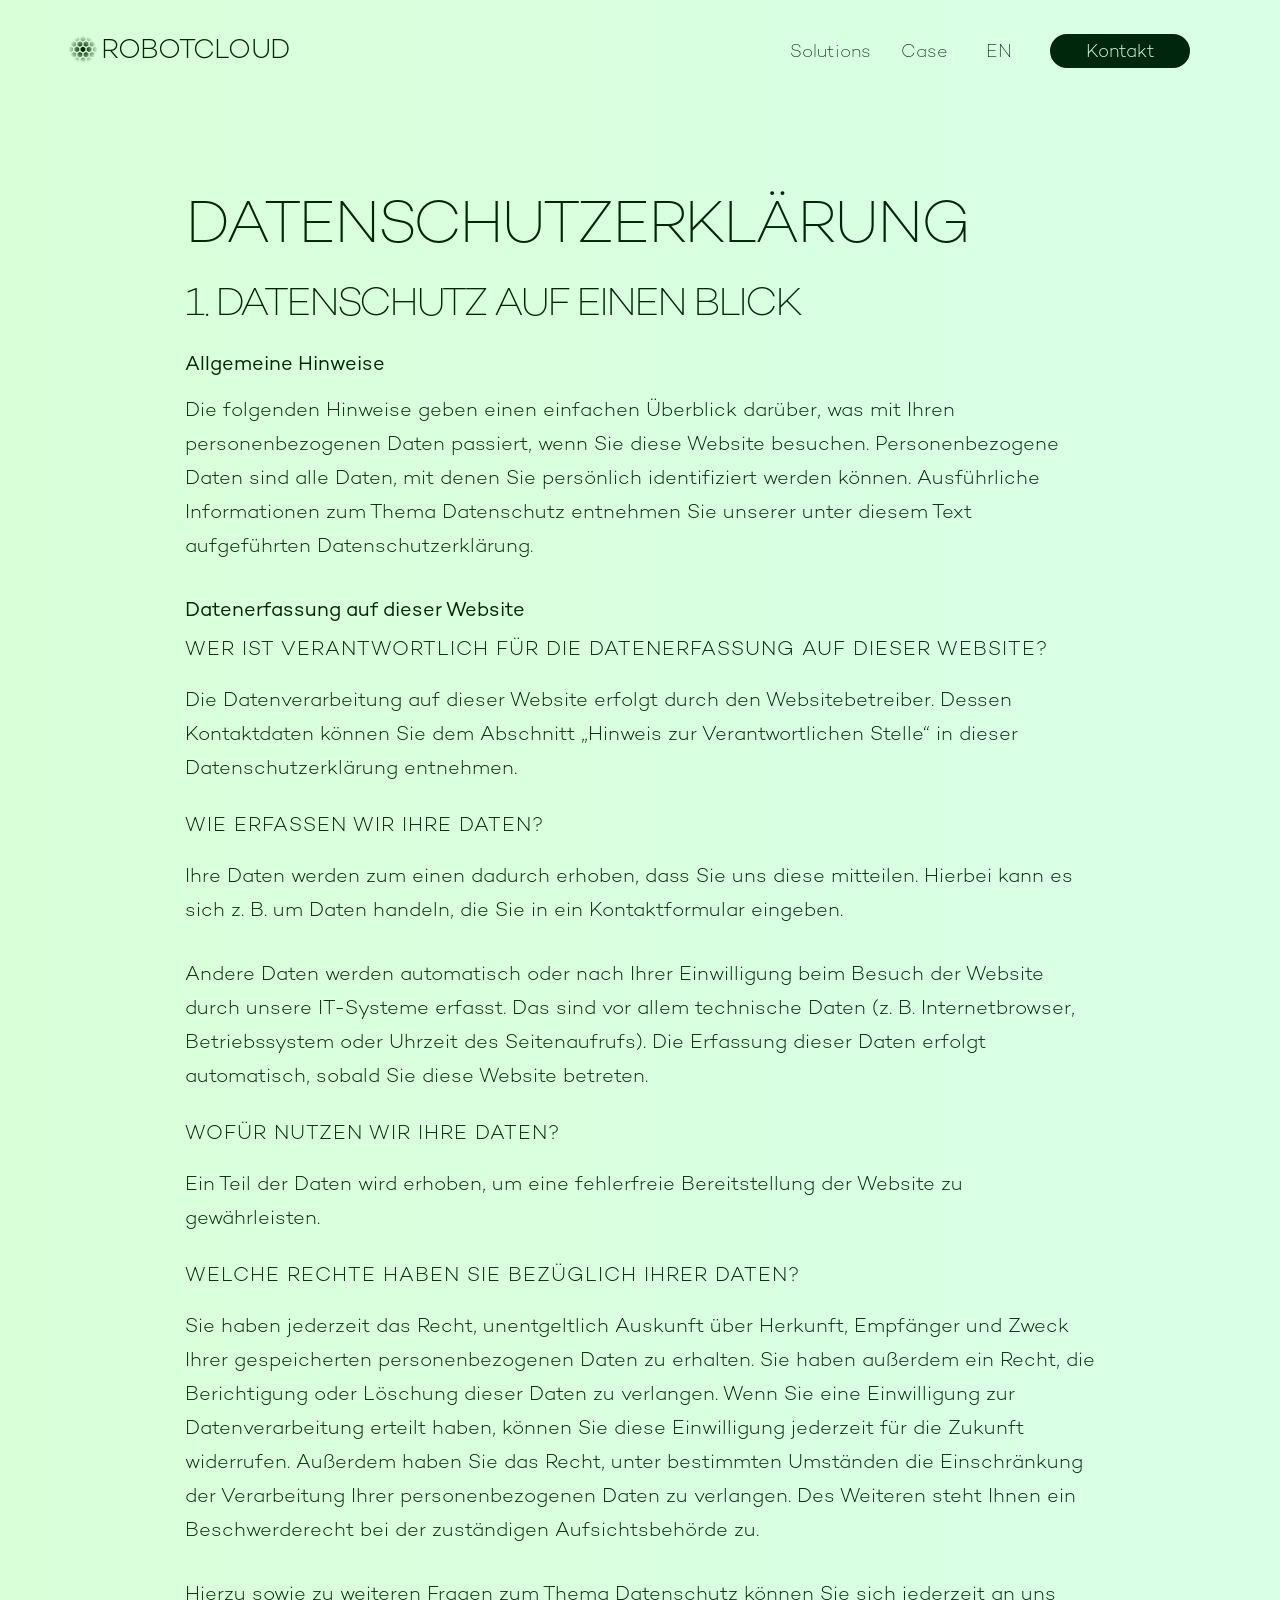
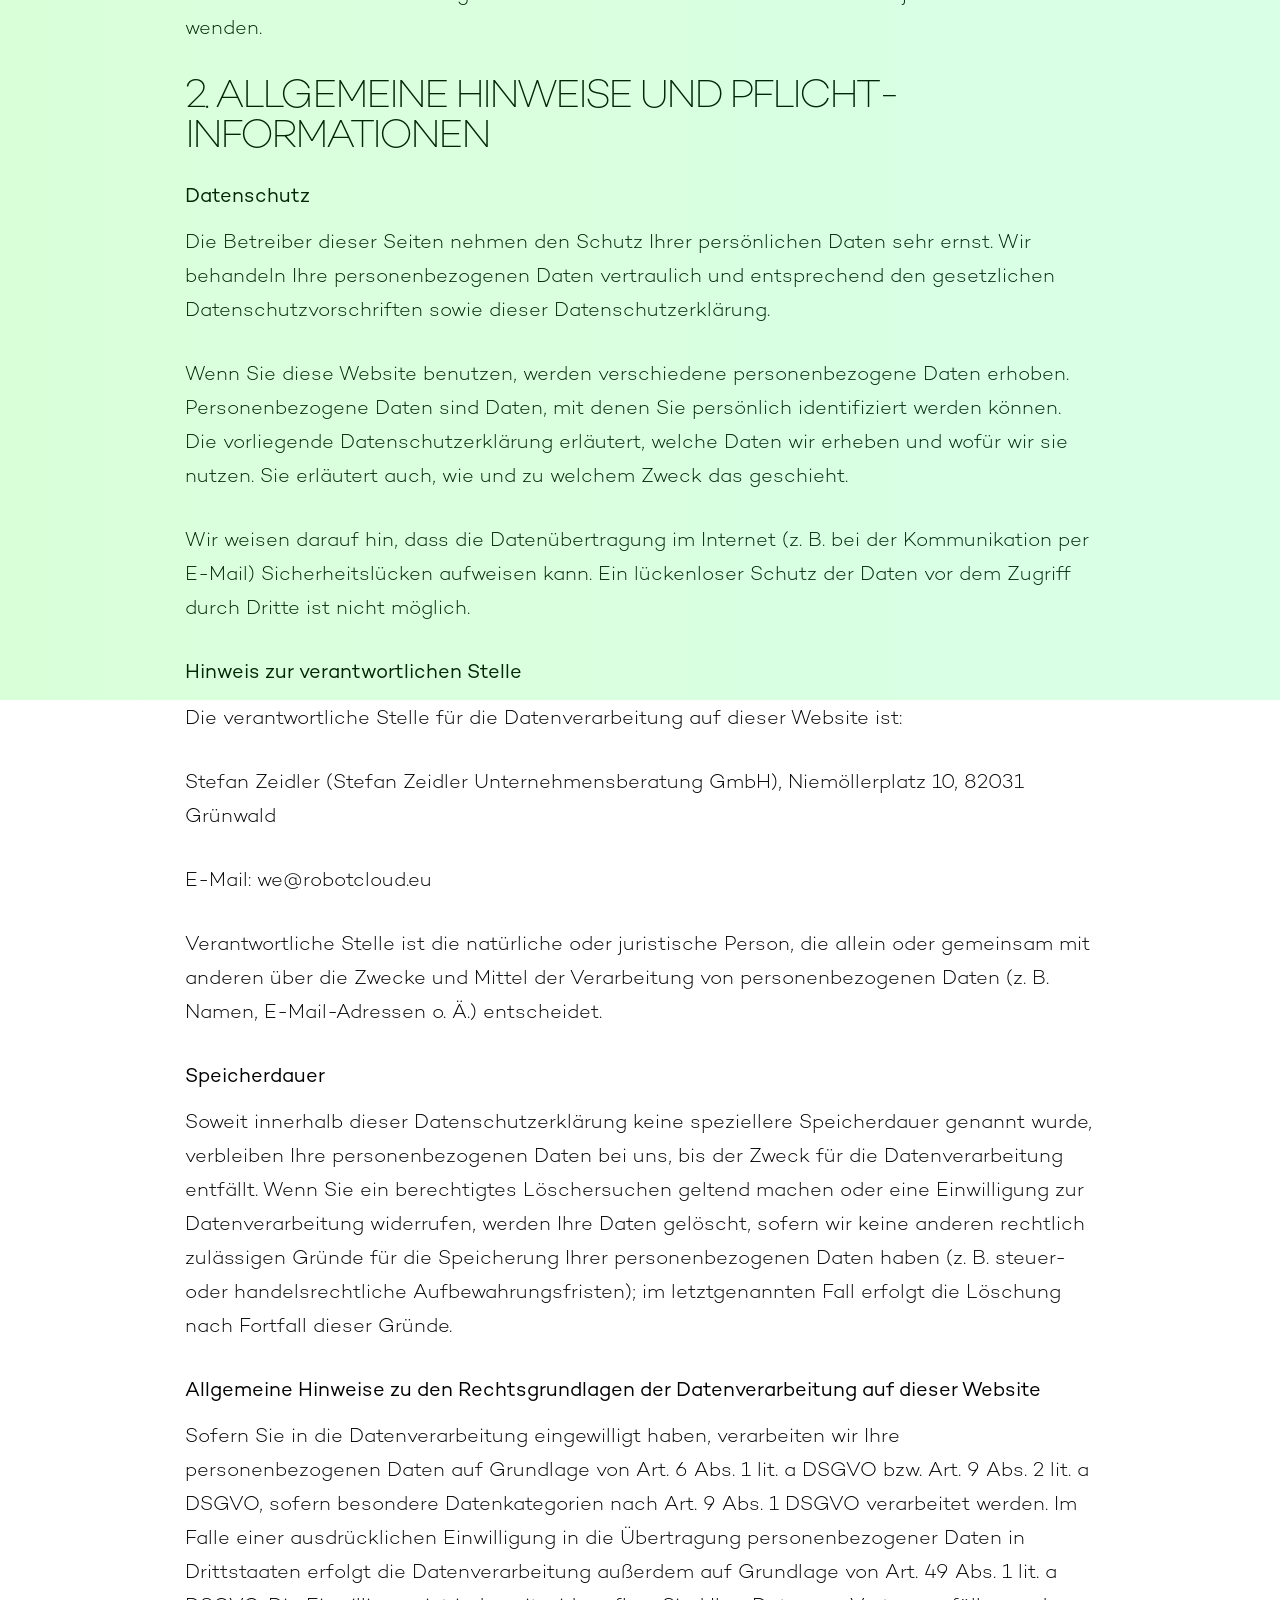
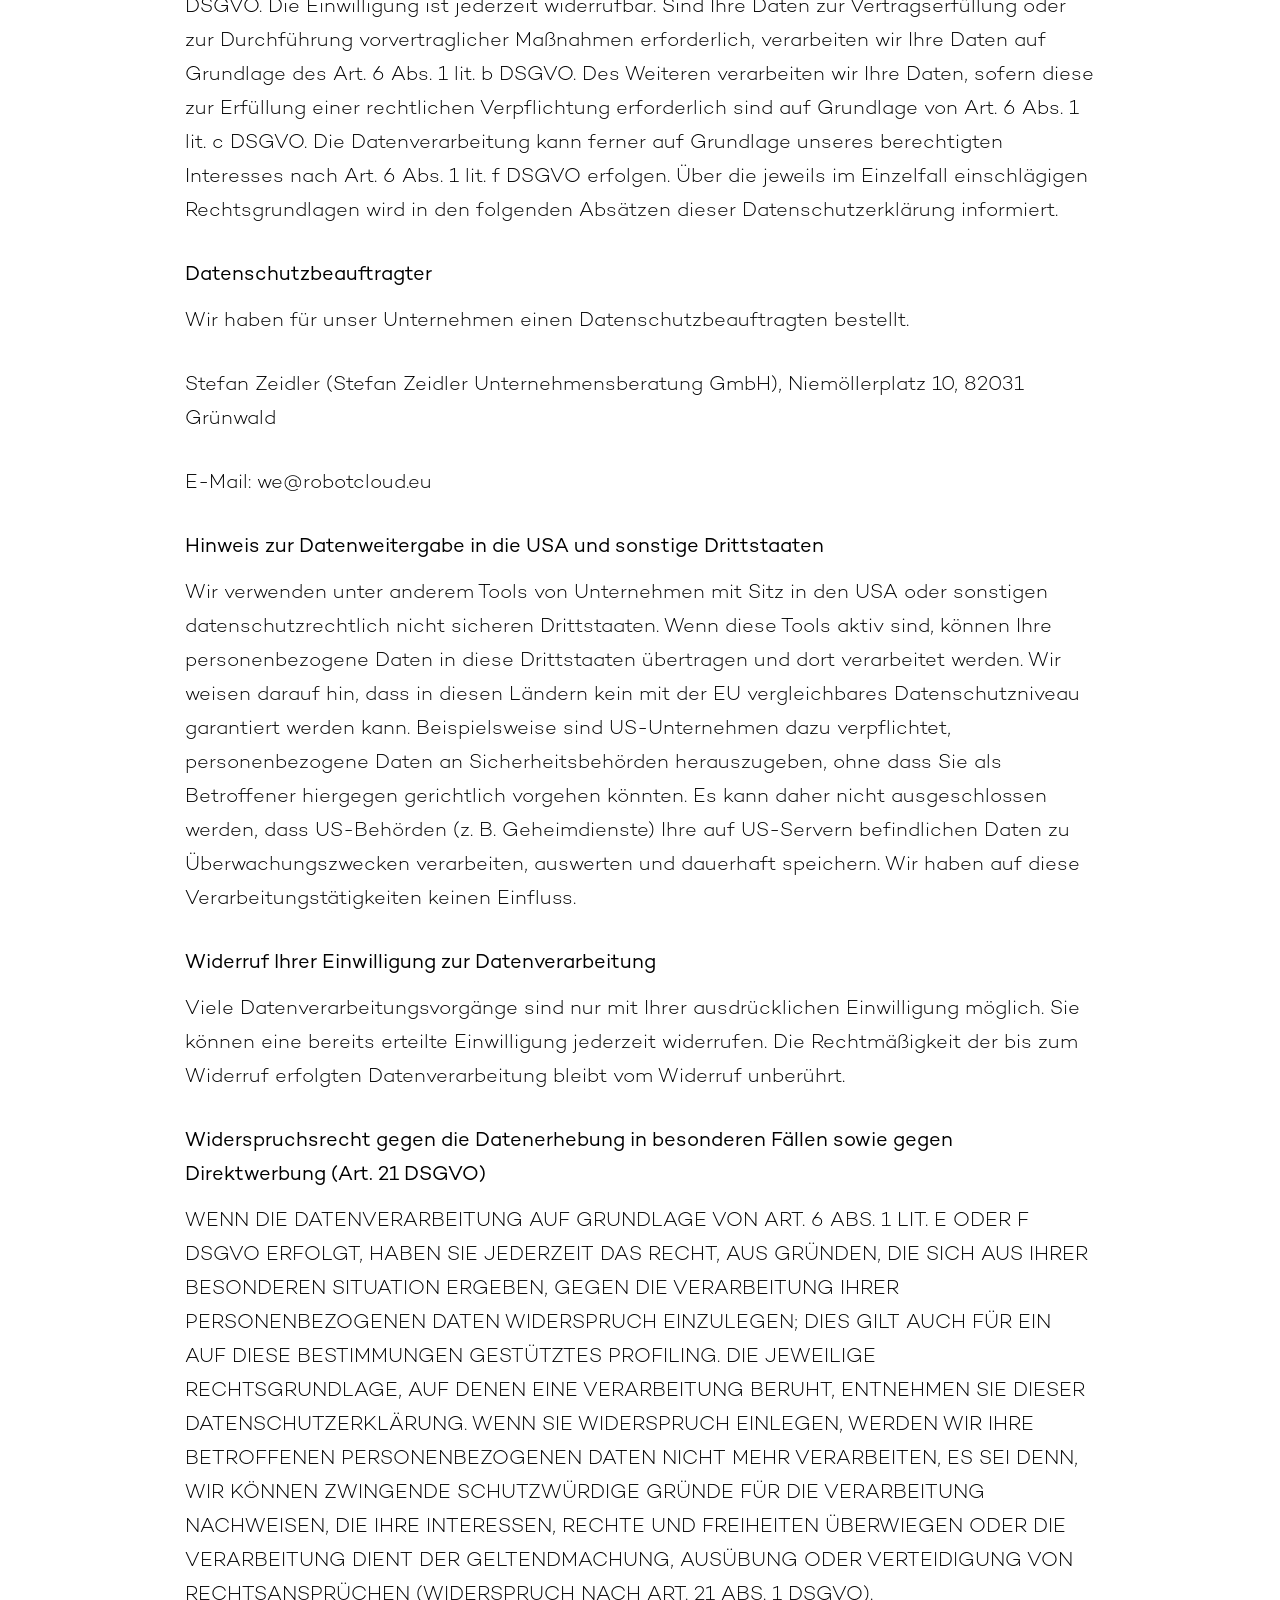
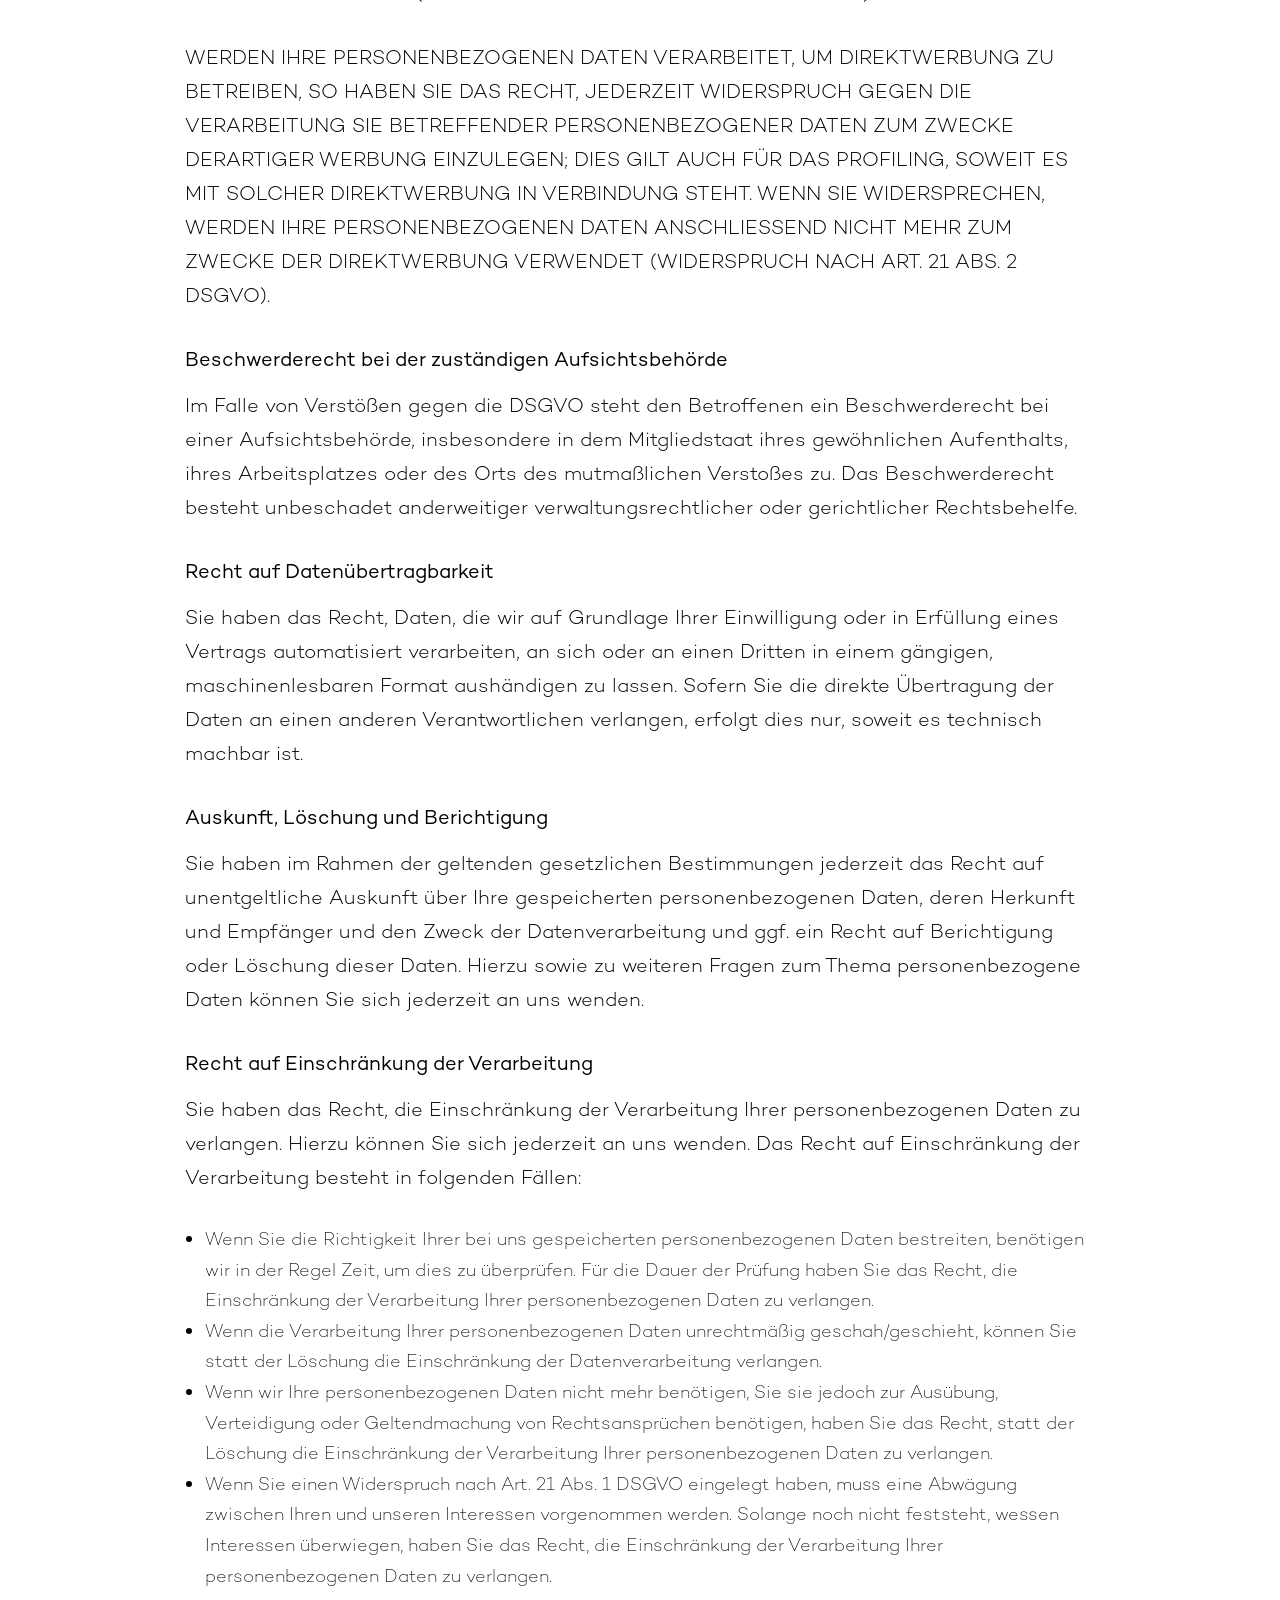
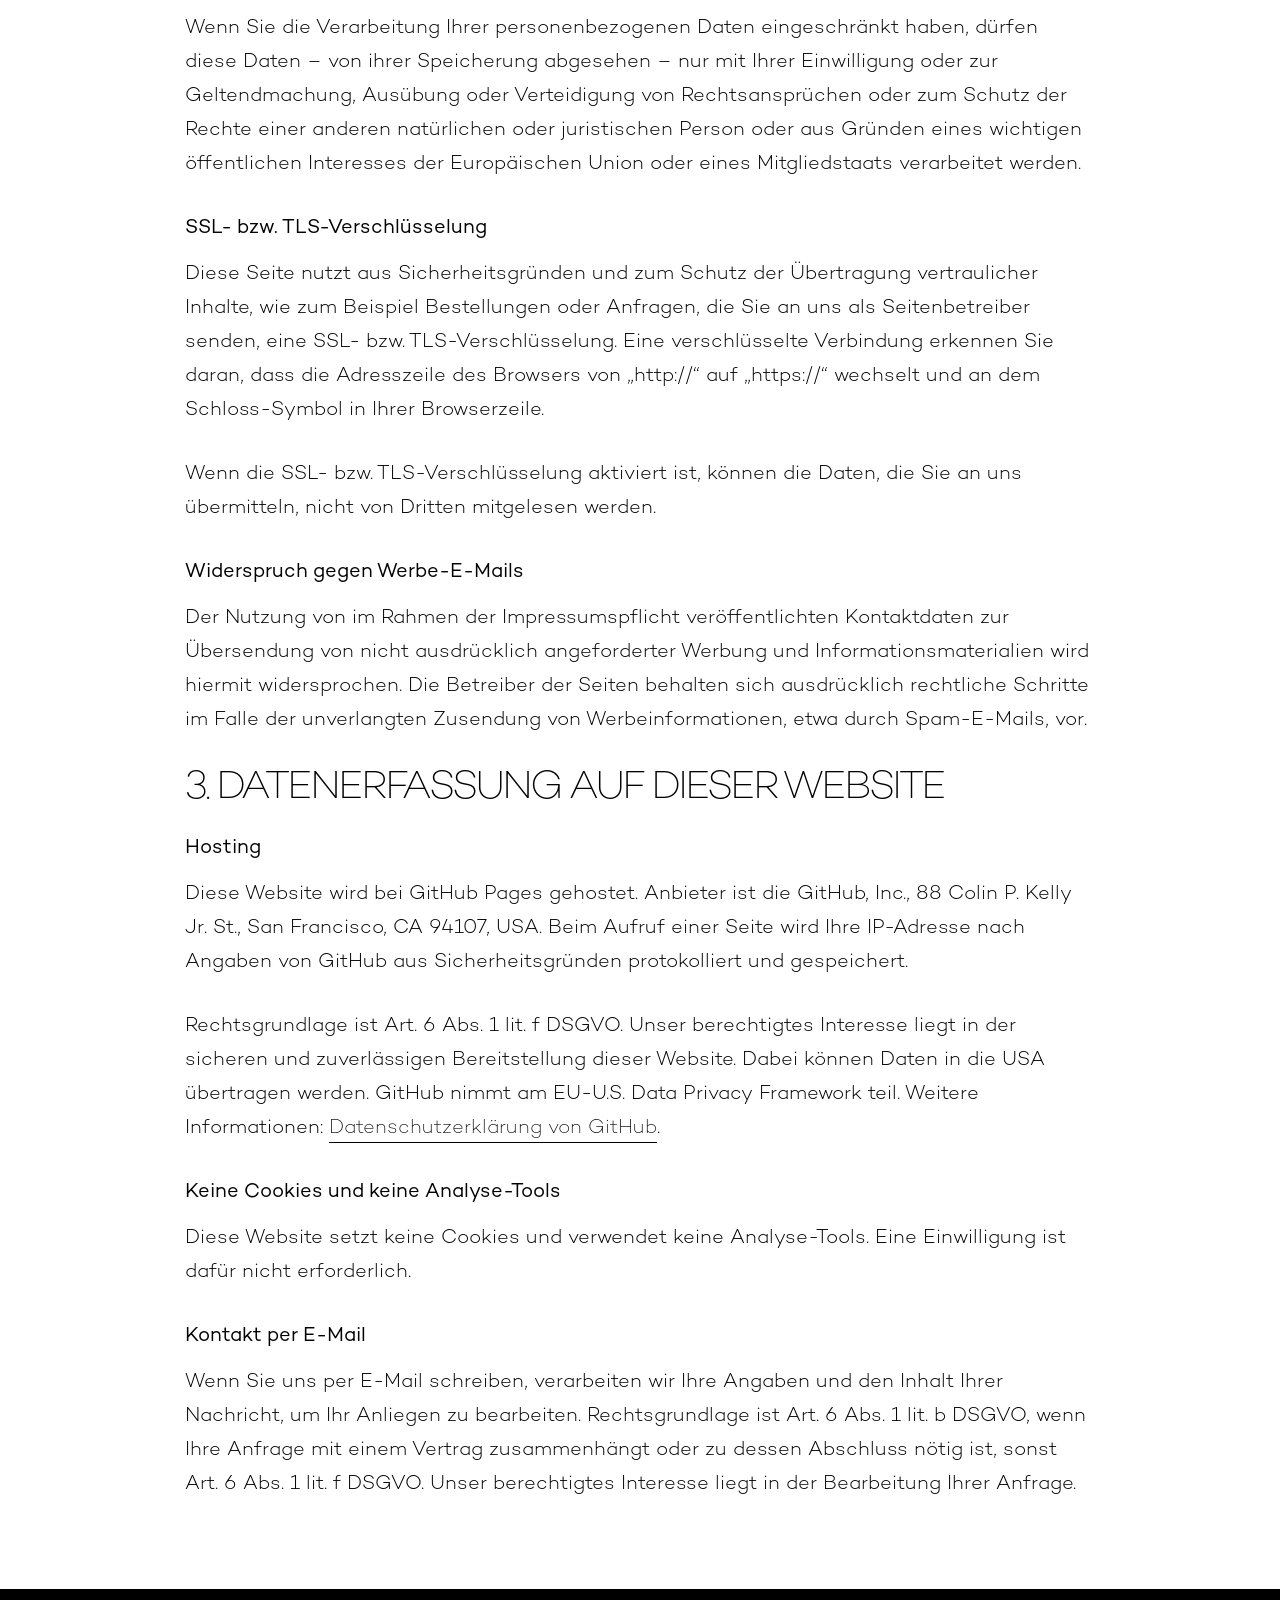
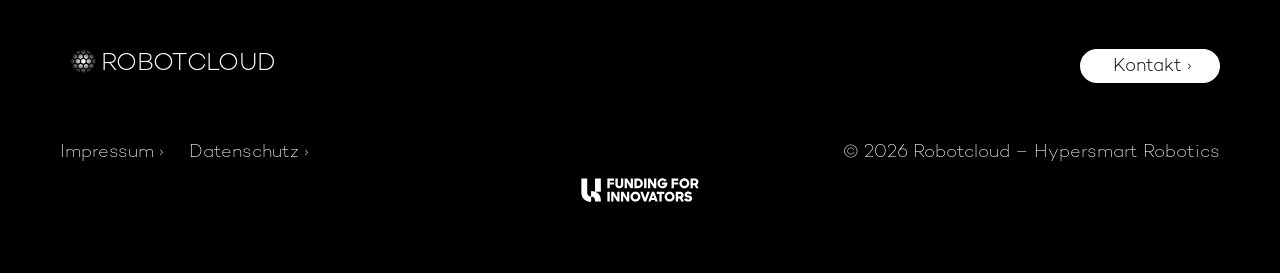
<file: datenschutz/index.html>
<!DOCTYPE html>
<html lang="de-DE" itemscope itemtype="https://schema.org/WebPage">
<head>
<meta charset="UTF-8" />
<meta name="viewport" content="width=device-width" />
<link rel="preload" as="font" href="../wp-content/themes/robotcloud/fonts/el.woff2" type="font/woff2" crossorigin="anonymous">
<link rel="preload" as="font" href="../wp-content/themes/robotcloud/fonts/l.woff2" type="font/woff2" crossorigin="anonymous">
<link rel="preload" as="font" href="../wp-content/themes/robotcloud/fonts/b.woff2" type="font/woff2" crossorigin="anonymous">
<link rel="apple-touch-icon" sizes="180x180" href="../apple-touch-icon.png">
<link rel="icon" type="image/png" sizes="32x32" href="../favicon-32x32.png">
<link rel="icon" type="image/png" sizes="16x16" href="../favicon-16x16.png">
<link rel="manifest" href="../site.webmanifest">
<link rel="mask-icon" href="../safari-pinned-tab.svg" color="#5bbad5">
<meta name="msapplication-TileColor" content="#da532c">
<meta name="theme-color" content="#000000">
<meta name='robots' content='index, follow, max-image-preview:large, max-snippet:-1, max-video-preview:-1' />
<style>img:is([sizes="auto" i], [sizes^="auto," i]) { contain-intrinsic-size: 3000px 1500px }</style>
<link rel="alternate" hreflang="en" href="../en/privacy-policy/" />
<link rel="alternate" hreflang="de" href="../datenschutz/" />
<link rel="alternate" hreflang="x-default" href="../datenschutz/" />
<!-- This site is optimized with the Yoast SEO plugin v23.7 - https://yoast.com/wordpress/plugins/seo/ -->
<title>Datenschutz - Robotcloud</title>
<link rel="canonical" href="../datenschutz/" />
<meta property="og:locale" content="de_DE" />
<meta property="og:type" content="article" />
<meta property="og:title" content="Datenschutz - Robotcloud" />
<meta property="og:url" content="https://robotcloud.eu/datenschutz/" />
<meta property="og:site_name" content="Robotcloud" />
<meta property="article:modified_time" content="2023-11-20T10:36:55+00:00" />
<meta name="twitter:card" content="summary_large_image" />
<script type="application/ld+json" class="yoast-schema-graph">{"@context":"https://schema.org","@graph":[{"@type":"WebPage","@id":"https://robotcloud.eu/datenschutz/","url":"https://robotcloud.eu/datenschutz/","name":"Datenschutz - Robotcloud","isPartOf":{"@id":"https://robotcloud.eu/#website"},"datePublished":"2022-06-16T10:14:19+00:00","dateModified":"2023-11-20T10:36:55+00:00","breadcrumb":{"@id":"https://robotcloud.eu/datenschutz/#breadcrumb"},"inLanguage":"de","potentialAction":[{"@type":"ReadAction","target":["https://robotcloud.eu/datenschutz/"]}]},{"@type":"BreadcrumbList","@id":"https://robotcloud.eu/datenschutz/#breadcrumb","itemListElement":[{"@type":"ListItem","position":1,"name":"Startseite","item":"https://robotcloud.eu/"},{"@type":"ListItem","position":2,"name":"Datenschutz"}]},{"@type":"WebSite","@id":"https://robotcloud.eu/#website","url":"https://robotcloud.eu/","name":"Robotcloud","description":"AI-based saas solutions for industrial robotics","publisher":{"@id":"https://robotcloud.eu/#organization"},"potentialAction":[{"@type":"SearchAction","target":{"@type":"EntryPoint","urlTemplate":"https://robotcloud.eu/?s={search_term_string}"},"query-input":{"@type":"PropertyValueSpecification","valueRequired":true,"valueName":"search_term_string"}}],"inLanguage":"de"},{"@type":"Organization","@id":"https://robotcloud.eu/#organization","name":"Robotcloud – Hypersmart Robotics","url":"https://robotcloud.eu/","logo":{"@type":"ImageObject","inLanguage":"de","@id":"https://robotcloud.eu/#/schema/logo/image/","url":"https://robotcloud.eu/wp-content/uploads/2022/06/robotcloud.png","contentUrl":"https://robotcloud.eu/wp-content/uploads/2022/06/robotcloud.png","width":558,"height":558,"caption":"Robotcloud – Hypersmart Robotics"},"image":{"@id":"https://robotcloud.eu/#/schema/logo/image/"}}]}</script>
<!-- / Yoast SEO plugin. -->
<link rel="alternate" type="application/rss+xml" title="Robotcloud &raquo; Feed" href="../feed/index.html" />
<link rel="alternate" type="application/rss+xml" title="Robotcloud &raquo; Kommentar-Feed" href="../comments/feed/index.html" />
<!-- <link rel='stylesheet' id='wp-block-library-css' href='https://robotcloud.eu/wp-includes/css/dist/block-library/style.min.css?ver=75d3181b9fa6a708e0c831fac6893590' type='text/css' media='all' /> -->
<link rel="stylesheet" type="text/css" href="../wp-content/cache/wpfc-minified/95y6j4j9/7ul9y.css" media="all"/>
<style id='classic-theme-styles-inline-css' type='text/css'>
/*! This file is auto-generated */
.wp-block-button__link{color:#fff;background-color:#32373c;border-radius:9999px;box-shadow:none;text-decoration:none;padding:calc(.667em + 2px) calc(1.333em + 2px);font-size:1.125em}.wp-block-file__button{background:#32373c;color:#fff;text-decoration:none}
</style>
<style id='global-styles-inline-css' type='text/css'>
:root{--wp--preset--aspect-ratio--square: 1;--wp--preset--aspect-ratio--4-3: 4/3;--wp--preset--aspect-ratio--3-4: 3/4;--wp--preset--aspect-ratio--3-2: 3/2;--wp--preset--aspect-ratio--2-3: 2/3;--wp--preset--aspect-ratio--16-9: 16/9;--wp--preset--aspect-ratio--9-16: 9/16;--wp--preset--color--black: #000000;--wp--preset--color--cyan-bluish-gray: #abb8c3;--wp--preset--color--white: #ffffff;--wp--preset--color--pale-pink: #f78da7;--wp--preset--color--vivid-red: #cf2e2e;--wp--preset--color--luminous-vivid-orange: #ff6900;--wp--preset--color--luminous-vivid-amber: #fcb900;--wp--preset--color--light-green-cyan: #7bdcb5;--wp--preset--color--vivid-green-cyan: #00d084;--wp--preset--color--pale-cyan-blue: #8ed1fc;--wp--preset--color--vivid-cyan-blue: #0693e3;--wp--preset--color--vivid-purple: #9b51e0;--wp--preset--gradient--vivid-cyan-blue-to-vivid-purple: linear-gradient(135deg,rgba(6,147,227,1) 0%,rgb(155,81,224) 100%);--wp--preset--gradient--light-green-cyan-to-vivid-green-cyan: linear-gradient(135deg,rgb(122,220,180) 0%,rgb(0,208,130) 100%);--wp--preset--gradient--luminous-vivid-amber-to-luminous-vivid-orange: linear-gradient(135deg,rgba(252,185,0,1) 0%,rgba(255,105,0,1) 100%);--wp--preset--gradient--luminous-vivid-orange-to-vivid-red: linear-gradient(135deg,rgba(255,105,0,1) 0%,rgb(207,46,46) 100%);--wp--preset--gradient--very-light-gray-to-cyan-bluish-gray: linear-gradient(135deg,rgb(238,238,238) 0%,rgb(169,184,195) 100%);--wp--preset--gradient--cool-to-warm-spectrum: linear-gradient(135deg,rgb(74,234,220) 0%,rgb(151,120,209) 20%,rgb(207,42,186) 40%,rgb(238,44,130) 60%,rgb(251,105,98) 80%,rgb(254,248,76) 100%);--wp--preset--gradient--blush-light-purple: linear-gradient(135deg,rgb(255,206,236) 0%,rgb(152,150,240) 100%);--wp--preset--gradient--blush-bordeaux: linear-gradient(135deg,rgb(254,205,165) 0%,rgb(254,45,45) 50%,rgb(107,0,62) 100%);--wp--preset--gradient--luminous-dusk: linear-gradient(135deg,rgb(255,203,112) 0%,rgb(199,81,192) 50%,rgb(65,88,208) 100%);--wp--preset--gradient--pale-ocean: linear-gradient(135deg,rgb(255,245,203) 0%,rgb(182,227,212) 50%,rgb(51,167,181) 100%);--wp--preset--gradient--electric-grass: linear-gradient(135deg,rgb(202,248,128) 0%,rgb(113,206,126) 100%);--wp--preset--gradient--midnight: linear-gradient(135deg,rgb(2,3,129) 0%,rgb(40,116,252) 100%);--wp--preset--font-size--small: 13px;--wp--preset--font-size--medium: 20px;--wp--preset--font-size--large: 36px;--wp--preset--font-size--x-large: 42px;--wp--preset--spacing--20: 0.44rem;--wp--preset--spacing--30: 0.67rem;--wp--preset--spacing--40: 1rem;--wp--preset--spacing--50: 1.5rem;--wp--preset--spacing--60: 2.25rem;--wp--preset--spacing--70: 3.38rem;--wp--preset--spacing--80: 5.06rem;--wp--preset--shadow--natural: 6px 6px 9px rgba(0, 0, 0, 0.2);--wp--preset--shadow--deep: 12px 12px 50px rgba(0, 0, 0, 0.4);--wp--preset--shadow--sharp: 6px 6px 0px rgba(0, 0, 0, 0.2);--wp--preset--shadow--outlined: 6px 6px 0px -3px rgba(255, 255, 255, 1), 6px 6px rgba(0, 0, 0, 1);--wp--preset--shadow--crisp: 6px 6px 0px rgba(0, 0, 0, 1);}:where(.is-layout-flex){gap: 0.5em;}:where(.is-layout-grid){gap: 0.5em;}body .is-layout-flex{display: flex;}.is-layout-flex{flex-wrap: wrap;align-items: center;}.is-layout-flex > :is(*, div){margin: 0;}body .is-layout-grid{display: grid;}.is-layout-grid > :is(*, div){margin: 0;}:where(.wp-block-columns.is-layout-flex){gap: 2em;}:where(.wp-block-columns.is-layout-grid){gap: 2em;}:where(.wp-block-post-template.is-layout-flex){gap: 1.25em;}:where(.wp-block-post-template.is-layout-grid){gap: 1.25em;}.has-black-color{color: var(--wp--preset--color--black) !important;}.has-cyan-bluish-gray-color{color: var(--wp--preset--color--cyan-bluish-gray) !important;}.has-white-color{color: var(--wp--preset--color--white) !important;}.has-pale-pink-color{color: var(--wp--preset--color--pale-pink) !important;}.has-vivid-red-color{color: var(--wp--preset--color--vivid-red) !important;}.has-luminous-vivid-orange-color{color: var(--wp--preset--color--luminous-vivid-orange) !important;}.has-luminous-vivid-amber-color{color: var(--wp--preset--color--luminous-vivid-amber) !important;}.has-light-green-cyan-color{color: var(--wp--preset--color--light-green-cyan) !important;}.has-vivid-green-cyan-color{color: var(--wp--preset--color--vivid-green-cyan) !important;}.has-pale-cyan-blue-color{color: var(--wp--preset--color--pale-cyan-blue) !important;}.has-vivid-cyan-blue-color{color: var(--wp--preset--color--vivid-cyan-blue) !important;}.has-vivid-purple-color{color: var(--wp--preset--color--vivid-purple) !important;}.has-black-background-color{background-color: var(--wp--preset--color--black) !important;}.has-cyan-bluish-gray-background-color{background-color: var(--wp--preset--color--cyan-bluish-gray) !important;}.has-white-background-color{background-color: var(--wp--preset--color--white) !important;}.has-pale-pink-background-color{background-color: var(--wp--preset--color--pale-pink) !important;}.has-vivid-red-background-color{background-color: var(--wp--preset--color--vivid-red) !important;}.has-luminous-vivid-orange-background-color{background-color: var(--wp--preset--color--luminous-vivid-orange) !important;}.has-luminous-vivid-amber-background-color{background-color: var(--wp--preset--color--luminous-vivid-amber) !important;}.has-light-green-cyan-background-color{background-color: var(--wp--preset--color--light-green-cyan) !important;}.has-vivid-green-cyan-background-color{background-color: var(--wp--preset--color--vivid-green-cyan) !important;}.has-pale-cyan-blue-background-color{background-color: var(--wp--preset--color--pale-cyan-blue) !important;}.has-vivid-cyan-blue-background-color{background-color: var(--wp--preset--color--vivid-cyan-blue) !important;}.has-vivid-purple-background-color{background-color: var(--wp--preset--color--vivid-purple) !important;}.has-black-border-color{border-color: var(--wp--preset--color--black) !important;}.has-cyan-bluish-gray-border-color{border-color: var(--wp--preset--color--cyan-bluish-gray) !important;}.has-white-border-color{border-color: var(--wp--preset--color--white) !important;}.has-pale-pink-border-color{border-color: var(--wp--preset--color--pale-pink) !important;}.has-vivid-red-border-color{border-color: var(--wp--preset--color--vivid-red) !important;}.has-luminous-vivid-orange-border-color{border-color: var(--wp--preset--color--luminous-vivid-orange) !important;}.has-luminous-vivid-amber-border-color{border-color: var(--wp--preset--color--luminous-vivid-amber) !important;}.has-light-green-cyan-border-color{border-color: var(--wp--preset--color--light-green-cyan) !important;}.has-vivid-green-cyan-border-color{border-color: var(--wp--preset--color--vivid-green-cyan) !important;}.has-pale-cyan-blue-border-color{border-color: var(--wp--preset--color--pale-cyan-blue) !important;}.has-vivid-cyan-blue-border-color{border-color: var(--wp--preset--color--vivid-cyan-blue) !important;}.has-vivid-purple-border-color{border-color: var(--wp--preset--color--vivid-purple) !important;}.has-vivid-cyan-blue-to-vivid-purple-gradient-background{background: var(--wp--preset--gradient--vivid-cyan-blue-to-vivid-purple) !important;}.has-light-green-cyan-to-vivid-green-cyan-gradient-background{background: var(--wp--preset--gradient--light-green-cyan-to-vivid-green-cyan) !important;}.has-luminous-vivid-amber-to-luminous-vivid-orange-gradient-background{background: var(--wp--preset--gradient--luminous-vivid-amber-to-luminous-vivid-orange) !important;}.has-luminous-vivid-orange-to-vivid-red-gradient-background{background: var(--wp--preset--gradient--luminous-vivid-orange-to-vivid-red) !important;}.has-very-light-gray-to-cyan-bluish-gray-gradient-background{background: var(--wp--preset--gradient--very-light-gray-to-cyan-bluish-gray) !important;}.has-cool-to-warm-spectrum-gradient-background{background: var(--wp--preset--gradient--cool-to-warm-spectrum) !important;}.has-blush-light-purple-gradient-background{background: var(--wp--preset--gradient--blush-light-purple) !important;}.has-blush-bordeaux-gradient-background{background: var(--wp--preset--gradient--blush-bordeaux) !important;}.has-luminous-dusk-gradient-background{background: var(--wp--preset--gradient--luminous-dusk) !important;}.has-pale-ocean-gradient-background{background: var(--wp--preset--gradient--pale-ocean) !important;}.has-electric-grass-gradient-background{background: var(--wp--preset--gradient--electric-grass) !important;}.has-midnight-gradient-background{background: var(--wp--preset--gradient--midnight) !important;}.has-small-font-size{font-size: var(--wp--preset--font-size--small) !important;}.has-medium-font-size{font-size: var(--wp--preset--font-size--medium) !important;}.has-large-font-size{font-size: var(--wp--preset--font-size--large) !important;}.has-x-large-font-size{font-size: var(--wp--preset--font-size--x-large) !important;}
:where(.wp-block-post-template.is-layout-flex){gap: 1.25em;}:where(.wp-block-post-template.is-layout-grid){gap: 1.25em;}
:where(.wp-block-columns.is-layout-flex){gap: 2em;}:where(.wp-block-columns.is-layout-grid){gap: 2em;}
:root :where(.wp-block-pullquote){font-size: 1.5em;line-height: 1.6;}
</style>
<!-- <link rel='stylesheet' id='wpml-blocks-css' href='https://robotcloud.eu/wp-content/plugins/sitepress-multilingual-cms/dist/css/blocks/styles.css?ver=4.6.13' type='text/css' media='all' /> -->
<!-- <link rel='stylesheet' id='contact-form-7-css' href='https://robotcloud.eu/wp-content/plugins/contact-form-7/includes/css/styles.css?ver=6.0' type='text/css' media='all' /> -->
<!-- <link rel='stylesheet' id='wpml-legacy-horizontal-list-0-css' href='https://robotcloud.eu/wp-content/plugins/sitepress-multilingual-cms/templates/language-switchers/legacy-list-horizontal/style.min.css?ver=1' type='text/css' media='all' /> -->
<!-- <link rel='stylesheet' id='robotcloud-style-css' href='https://robotcloud.eu/wp-content/themes/robotcloud/style.css?ver=75d3181b9fa6a708e0c831fac6893590' type='text/css' media='all' /> -->
<link rel="stylesheet" type="text/css" href="../wp-content/cache/wpfc-minified/49qlxh8/7ul9y.css" media="all"/>
<script src='../wp-content/cache/wpfc-minified/jpvd5i2j/7ul9y.js' type="text/javascript"></script>
<!-- <script type="text/javascript" src="https://robotcloud.eu/wp-includes/js/jquery/jquery.min.js?ver=3.7.1" id="jquery-core-js"></script> -->
<!-- <script type="text/javascript" src="https://robotcloud.eu/wp-includes/js/jquery/jquery-migrate.min.js?ver=3.4.1" id="jquery-migrate-js"></script> -->
<!-- <script type="text/javascript" src="https://robotcloud.eu/wp-content/themes/robotcloud/js/swiper-bundle.min.js?ver=1" id="robot-swiper-js-js"></script> -->
<link rel="https://api.w.org/" href="../wp-json/index.html" /><link rel="alternate" title="JSON" type="application/json" href="../wp-json/wp/v2/pages/170" /><link rel="EditURI" type="application/rsd+xml" title="RSD" href="../xmlrpc.php@rsd" />
<link rel='shortlink' href='../datenschutz/' />
<link rel="alternate" title="oEmbed (JSON)" type="application/json+oembed" href="../wp-json/oembed/1.0/embed@url=https%253A%252F%252Frobotcloud.eu%252Fdatenschutz%252F" />
<link rel="alternate" title="oEmbed (XML)" type="text/xml+oembed" href="../wp-json/oembed/1.0/embed@url=https%253A%252F%252Frobotcloud.eu%252Fdatenschutz%252F&amp;format=xml" />
<meta name="generator" content="WPML ver:4.6.13 stt:1,3;" />
<script>document.createElement( "picture" );if(!window.HTMLPictureElement && document.addEventListener) {window.addEventListener("DOMContentLoaded", function() {var s = document.createElement("script");s.src = "https://robotcloud.eu/wp-content/plugins/webp-express/js/picturefill.min.js";document.body.appendChild(s);});}</script>    </head>
<body class="wp-singular page-template-default page page-id-170 wp-embed-responsive wp-theme-robotcloud">
<a class="skip-to-content visuallyhidden" href="../datenschutz/#content">Skip to content</a>
<div id="wrapper" class="hfeed wrapper">
<div id="wrapper-overlay" class="wrapper-gradient"></div>
<header id="page-header" class="page-header" role="banner">
<input type="checkbox" id="main-navigation" class="menu-trigger visuallyhidden" aria-labelledby="main-menu-toggle-label">
<div class="page-header__wrapper">
<div class="page-header__logo-wrapper">
<a href="../index.html" aria-label="Startseite" class="page-header__logo-link" itemprop="publisher" itemscope itemtype="https://schema.org/Organization">
<svg class="page-header__logo icon icon--robotcloud" ><use xlink:href="#logo-robotcloud"></use></svg>                    </a>
</div>
<nav id="primary-menu-toggle" class="main-navigation" role="navigation" itemscope itemtype="https://schema.org/SiteNavigationElement">
<ul role="list" class="main-navigation__container">
<li>
<a href="../index.html#solutions">Solutions</a>
</li>
<li>
<a href="../index.html#case">Case</a>
</li>
<li>
<div class="language-switch language-switch--de">
<div class="wpml-ls-statics-shortcode_actions wpml-ls wpml-ls-legacy-list-horizontal">
<ul><li class="wpml-ls-slot-shortcode_actions wpml-ls-item wpml-ls-item-en wpml-ls-first-item wpml-ls-last-item wpml-ls-item-legacy-list-horizontal">
<a href="../en/privacy-policy/" class="wpml-ls-link">
<img
class="wpml-ls-flag"
src="../wp-content/plugins/sitepress-multilingual-cms/res/flags/en.png"
alt="Englisch"
width=18
height=12
/></a>
</li></ul>
</div>
</div>                        </li>
<li>
<a href="../kontakt.html" class="button"><span>Kontakt</span></a>                            </li>
</ul>
</nav>
<label id="main-menu-toggle-label" for="main-navigation" aria-label="open Mainnavigation" class="page-header__menu-label menu-trigger-label">
<span class="menu-trigger-label__element"></span>
<span class="menu-trigger-label__element"></span>
<span class="menu-trigger-label__element"></span>
</label>
</div>
</header>
<div id="container" class="site-content">
<main id="content" role="main">
<article id="post-170" class="post-170 page type-page status-publish hentry">
<div class="entry-content" itemprop="mainContentOfPage">
<div class="component-container"><div class="content-container"><div class="column-container"><div class="column"><div class="custom-section"><div class="text-content  text-small-font"><h1>Datenschutz&shy;erkl&auml;rung</h1>
<h2>1. Datenschutz auf einen Blick</h2>
<h3>Allgemeine Hinweise</h3>
<p>Die folgenden Hinweise geben einen einfachen &Uuml;berblick dar&uuml;ber, was mit Ihren personenbezogenen Daten passiert, wenn Sie diese Website besuchen. Personenbezogene Daten sind alle Daten, mit denen Sie pers&ouml;nlich identifiziert werden k&ouml;nnen. Ausf&uuml;hrliche Informationen zum Thema Datenschutz entnehmen Sie unserer unter diesem Text aufgef&uuml;hrten Datenschutzerkl&auml;rung.</p>
<h3>Datenerfassung auf dieser Website</h3>
<h4>Wer ist verantwortlich f&uuml;r die Datenerfassung auf dieser Website?</h4>
<p>Die Datenverarbeitung auf dieser Website erfolgt durch den Websitebetreiber. Dessen Kontaktdaten k&ouml;nnen Sie dem Abschnitt &bdquo;Hinweis zur Verantwortlichen Stelle&ldquo; in dieser Datenschutzerkl&auml;rung entnehmen.</p>
<h4>Wie erfassen wir Ihre Daten?</h4>
<p>Ihre Daten werden zum einen dadurch erhoben, dass Sie uns diese mitteilen. Hierbei kann es sich z.&nbsp;B. um Daten handeln, die Sie in ein Kontaktformular eingeben.</p>
<p>Andere Daten werden automatisch oder nach Ihrer Einwilligung beim Besuch der Website durch unsere IT-Systeme erfasst. Das sind vor allem technische Daten (z.&nbsp;B. Internetbrowser, Betriebssystem oder Uhrzeit des Seitenaufrufs). Die Erfassung dieser Daten erfolgt automatisch, sobald Sie diese Website betreten.</p>
<h4>Wof&uuml;r nutzen wir Ihre Daten?</h4>
<p>Ein Teil der Daten wird erhoben, um eine fehlerfreie Bereitstellung der Website zu gew&auml;hrleisten.</p>
<h4>Welche Rechte haben Sie bez&uuml;glich Ihrer Daten?</h4>
<p>Sie haben jederzeit das Recht, unentgeltlich Auskunft &uuml;ber Herkunft, Empf&auml;nger und Zweck Ihrer gespeicherten personenbezogenen Daten zu erhalten. Sie haben au&szlig;erdem ein Recht, die Berichtigung oder L&ouml;schung dieser Daten zu verlangen. Wenn Sie eine Einwilligung zur Datenverarbeitung erteilt haben, k&ouml;nnen Sie diese Einwilligung jederzeit f&uuml;r die Zukunft widerrufen. Au&szlig;erdem haben Sie das Recht, unter bestimmten Umst&auml;nden die Einschr&auml;nkung der Verarbeitung Ihrer personenbezogenen Daten zu verlangen. Des Weiteren steht Ihnen ein Beschwerderecht bei der zust&auml;ndigen Aufsichtsbeh&ouml;rde zu.</p>
<p>Hierzu sowie zu weiteren Fragen zum Thema Datenschutz k&ouml;nnen Sie sich jederzeit an uns wenden.</p>
<h2>2. Allgemeine Hinweise und Pflicht&shy;informationen</h2>
<h3>Datenschutz</h3>
<p>Die Betreiber dieser Seiten nehmen den Schutz Ihrer pers&ouml;nlichen Daten sehr ernst. Wir behandeln Ihre personenbezogenen Daten vertraulich und entsprechend den gesetzlichen Datenschutzvorschriften sowie dieser Datenschutzerkl&auml;rung.</p>
<p>Wenn Sie diese Website benutzen, werden verschiedene personenbezogene Daten erhoben. Personenbezogene Daten sind Daten, mit denen Sie pers&ouml;nlich identifiziert werden k&ouml;nnen. Die vorliegende Datenschutzerkl&auml;rung erl&auml;utert, welche Daten wir erheben und wof&uuml;r wir sie nutzen. Sie erl&auml;utert auch, wie und zu welchem Zweck das geschieht.</p>
<p>Wir weisen darauf hin, dass die Daten&uuml;bertragung im Internet (z.&nbsp;B. bei der Kommunikation per E-Mail) Sicherheitsl&uuml;cken aufweisen kann. Ein l&uuml;ckenloser Schutz der Daten vor dem Zugriff durch Dritte ist nicht m&ouml;glich.</p>
<h3>Hinweis zur verantwortlichen Stelle</h3>
<p>Die verantwortliche Stelle f&uuml;r die Datenverarbeitung auf dieser Website ist:</p>
<p>Stefan Zeidler (Stefan Zeidler Unternehmensberatung GmbH), Niemöllerplatz 10, 82031 Grünwald</p>
<p>
E-Mail: we@robotcloud.eu</p>
<p>Verantwortliche Stelle ist die nat&uuml;rliche oder juristische Person, die allein oder gemeinsam mit anderen &uuml;ber die Zwecke und Mittel der Verarbeitung von personenbezogenen Daten (z.&nbsp;B. Namen, E-Mail-Adressen o. &Auml;.) entscheidet.</p>
<h3>Speicherdauer</h3>
<p>Soweit innerhalb dieser Datenschutzerkl&auml;rung keine speziellere Speicherdauer genannt wurde, verbleiben Ihre personenbezogenen Daten bei uns, bis der Zweck f&uuml;r die Datenverarbeitung entf&auml;llt. Wenn Sie ein berechtigtes L&ouml;schersuchen geltend machen oder eine Einwilligung zur Datenverarbeitung widerrufen, werden Ihre Daten gel&ouml;scht, sofern wir keine anderen rechtlich zul&auml;ssigen Gr&uuml;nde f&uuml;r die Speicherung Ihrer personenbezogenen Daten haben (z.&nbsp;B. steuer- oder handelsrechtliche Aufbewahrungsfristen); im letztgenannten Fall erfolgt die L&ouml;schung nach Fortfall dieser Gr&uuml;nde.</p>
<h3>Allgemeine Hinweise zu den Rechtsgrundlagen der Datenverarbeitung auf dieser Website</h3>
<p>Sofern Sie in die Datenverarbeitung eingewilligt haben, verarbeiten wir Ihre personenbezogenen Daten auf Grundlage von Art. 6 Abs. 1 lit. a DSGVO bzw. Art. 9 Abs. 2 lit. a DSGVO, sofern besondere Datenkategorien nach Art. 9 Abs. 1 DSGVO verarbeitet werden. Im Falle einer ausdr&uuml;cklichen Einwilligung in die &Uuml;bertragung personenbezogener Daten in Drittstaaten erfolgt die Datenverarbeitung au&szlig;erdem auf Grundlage von Art. 49 Abs. 1 lit. a DSGVO. Die Einwilligung ist jederzeit widerrufbar. Sind Ihre Daten zur Vertragserf&uuml;llung oder zur Durchf&uuml;hrung vorvertraglicher Ma&szlig;nahmen erforderlich, verarbeiten wir Ihre Daten auf Grundlage des Art. 6 Abs. 1 lit. b DSGVO. Des Weiteren verarbeiten wir Ihre Daten, sofern diese zur Erf&uuml;llung einer rechtlichen Verpflichtung erforderlich sind auf Grundlage von Art. 6 Abs. 1 lit. c DSGVO. Die Datenverarbeitung kann ferner auf Grundlage unseres berechtigten Interesses nach Art. 6 Abs. 1 lit. f DSGVO erfolgen. &Uuml;ber die jeweils im Einzelfall einschl&auml;gigen Rechtsgrundlagen wird in den folgenden Abs&auml;tzen dieser Datenschutzerkl&auml;rung informiert.</p>
<h3>Datenschutz&shy;beauftragter</h3>
<p>Wir haben f&uuml;r unser Unternehmen einen Datenschutzbeauftragten bestellt.</p>
<p>Stefan Zeidler (Stefan Zeidler Unternehmensberatung GmbH), Niemöllerplatz 10, 82031 Grünwald</p>
<p>
E-Mail: we@robotcloud.eu</p>
<h3>Hinweis zur Datenweitergabe in die USA und sonstige Drittstaaten</h3>
<p>Wir verwenden unter anderem Tools von Unternehmen mit Sitz in den USA oder sonstigen datenschutzrechtlich nicht sicheren Drittstaaten. Wenn diese Tools aktiv sind, k&ouml;nnen Ihre personenbezogene Daten in diese Drittstaaten &uuml;bertragen und dort verarbeitet werden. Wir weisen darauf hin, dass in diesen L&auml;ndern kein mit der EU vergleichbares Datenschutzniveau garantiert werden kann. Beispielsweise sind US-Unternehmen dazu verpflichtet, personenbezogene Daten an Sicherheitsbeh&ouml;rden herauszugeben, ohne dass Sie als Betroffener hiergegen gerichtlich vorgehen k&ouml;nnten. Es kann daher nicht ausgeschlossen werden, dass US-Beh&ouml;rden (z.&nbsp;B. Geheimdienste) Ihre auf US-Servern befindlichen Daten zu &Uuml;berwachungszwecken verarbeiten, auswerten und dauerhaft speichern. Wir haben auf diese Verarbeitungst&auml;tigkeiten keinen Einfluss.</p>
<h3>Widerruf Ihrer Einwilligung zur Datenverarbeitung</h3>
<p>Viele Datenverarbeitungsvorg&auml;nge sind nur mit Ihrer ausdr&uuml;cklichen Einwilligung m&ouml;glich. Sie k&ouml;nnen eine bereits erteilte Einwilligung jederzeit widerrufen. Die Rechtm&auml;&szlig;igkeit der bis zum Widerruf erfolgten Datenverarbeitung bleibt vom Widerruf unber&uuml;hrt.</p>
<h3>Widerspruchsrecht gegen die Datenerhebung in besonderen F&auml;llen sowie gegen Direktwerbung (Art. 21 DSGVO)</h3>
<p>WENN DIE DATENVERARBEITUNG AUF GRUNDLAGE VON ART. 6 ABS. 1 LIT. E ODER F DSGVO ERFOLGT, HABEN SIE JEDERZEIT DAS RECHT, AUS GR&Uuml;NDEN, DIE SICH AUS IHRER BESONDEREN SITUATION ERGEBEN, GEGEN DIE VERARBEITUNG IHRER PERSONENBEZOGENEN DATEN WIDERSPRUCH EINZULEGEN; DIES GILT AUCH F&Uuml;R EIN AUF DIESE BESTIMMUNGEN GEST&Uuml;TZTES PROFILING. DIE JEWEILIGE RECHTSGRUNDLAGE, AUF DENEN EINE VERARBEITUNG BERUHT, ENTNEHMEN SIE DIESER DATENSCHUTZERKL&Auml;RUNG. WENN SIE WIDERSPRUCH EINLEGEN, WERDEN WIR IHRE BETROFFENEN PERSONENBEZOGENEN DATEN NICHT MEHR VERARBEITEN, ES SEI DENN, WIR K&Ouml;NNEN ZWINGENDE SCHUTZW&Uuml;RDIGE GR&Uuml;NDE F&Uuml;R DIE VERARBEITUNG NACHWEISEN, DIE IHRE INTERESSEN, RECHTE UND FREIHEITEN &Uuml;BERWIEGEN ODER DIE VERARBEITUNG DIENT DER GELTENDMACHUNG, AUS&Uuml;BUNG ODER VERTEIDIGUNG VON RECHTSANSPR&Uuml;CHEN (WIDERSPRUCH NACH ART. 21 ABS. 1 DSGVO).</p>
<p>WERDEN IHRE PERSONENBEZOGENEN DATEN VERARBEITET, UM DIREKTWERBUNG ZU BETREIBEN, SO HABEN SIE DAS RECHT, JEDERZEIT WIDERSPRUCH GEGEN DIE VERARBEITUNG SIE BETREFFENDER PERSONENBEZOGENER DATEN ZUM ZWECKE DERARTIGER WERBUNG EINZULEGEN; DIES GILT AUCH F&Uuml;R DAS PROFILING, SOWEIT ES MIT SOLCHER DIREKTWERBUNG IN VERBINDUNG STEHT. WENN SIE WIDERSPRECHEN, WERDEN IHRE PERSONENBEZOGENEN DATEN ANSCHLIESSEND NICHT MEHR ZUM ZWECKE DER DIREKTWERBUNG VERWENDET (WIDERSPRUCH NACH ART. 21 ABS. 2 DSGVO).</p>
<h3>Beschwerde&shy;recht bei der zust&auml;ndigen Aufsichts&shy;beh&ouml;rde</h3>
<p>Im Falle von Verst&ouml;&szlig;en gegen die DSGVO steht den Betroffenen ein Beschwerderecht bei einer Aufsichtsbeh&ouml;rde, insbesondere in dem Mitgliedstaat ihres gew&ouml;hnlichen Aufenthalts, ihres Arbeitsplatzes oder des Orts des mutma&szlig;lichen Versto&szlig;es zu. Das Beschwerderecht besteht unbeschadet anderweitiger verwaltungsrechtlicher oder gerichtlicher Rechtsbehelfe.</p>
<h3>Recht auf Daten&shy;&uuml;bertrag&shy;barkeit</h3>
<p>Sie haben das Recht, Daten, die wir auf Grundlage Ihrer Einwilligung oder in Erf&uuml;llung eines Vertrags automatisiert verarbeiten, an sich oder an einen Dritten in einem g&auml;ngigen, maschinenlesbaren Format aush&auml;ndigen zu lassen. Sofern Sie die direkte &Uuml;bertragung der Daten an einen anderen Verantwortlichen verlangen, erfolgt dies nur, soweit es technisch machbar ist.</p>
<h3>Auskunft, L&ouml;schung und Berichtigung</h3>
<p>Sie haben im Rahmen der geltenden gesetzlichen Bestimmungen jederzeit das Recht auf unentgeltliche Auskunft &uuml;ber Ihre gespeicherten personenbezogenen Daten, deren Herkunft und Empf&auml;nger und den Zweck der Datenverarbeitung und ggf. ein Recht auf Berichtigung oder L&ouml;schung dieser Daten. Hierzu sowie zu weiteren Fragen zum Thema personenbezogene Daten k&ouml;nnen Sie sich jederzeit an uns wenden.</p>
<h3>Recht auf Einschr&auml;nkung der Verarbeitung</h3>
<p>Sie haben das Recht, die Einschr&auml;nkung der Verarbeitung Ihrer personenbezogenen Daten zu verlangen. Hierzu k&ouml;nnen Sie sich jederzeit an uns wenden. Das Recht auf Einschr&auml;nkung der Verarbeitung besteht in folgenden F&auml;llen:</p>
<ul>
<li>Wenn Sie die Richtigkeit Ihrer bei uns gespeicherten personenbezogenen Daten bestreiten, ben&ouml;tigen wir in der Regel Zeit, um dies zu &uuml;berpr&uuml;fen. F&uuml;r die Dauer der Pr&uuml;fung haben Sie das Recht, die Einschr&auml;nkung der Verarbeitung Ihrer personenbezogenen Daten zu verlangen.</li>
<li>Wenn die Verarbeitung Ihrer personenbezogenen Daten unrechtm&auml;&szlig;ig geschah/geschieht, k&ouml;nnen Sie statt der L&ouml;schung die Einschr&auml;nkung der Datenverarbeitung verlangen.</li>
<li>Wenn wir Ihre personenbezogenen Daten nicht mehr ben&ouml;tigen, Sie sie jedoch zur Aus&uuml;bung, Verteidigung oder Geltendmachung von Rechtsanspr&uuml;chen ben&ouml;tigen, haben Sie das Recht, statt der L&ouml;schung die Einschr&auml;nkung der Verarbeitung Ihrer personenbezogenen Daten zu verlangen.</li>
<li>Wenn Sie einen Widerspruch nach Art. 21 Abs. 1 DSGVO eingelegt haben, muss eine Abw&auml;gung zwischen Ihren und unseren Interessen vorgenommen werden. Solange noch nicht feststeht, wessen Interessen &uuml;berwiegen, haben Sie das Recht, die Einschr&auml;nkung der Verarbeitung Ihrer personenbezogenen Daten zu verlangen.</li>
</ul>
<p>Wenn Sie die Verarbeitung Ihrer personenbezogenen Daten eingeschr&auml;nkt haben, d&uuml;rfen diese Daten &ndash; von ihrer Speicherung abgesehen &ndash; nur mit Ihrer Einwilligung oder zur Geltendmachung, Aus&uuml;bung oder Verteidigung von Rechtsanspr&uuml;chen oder zum Schutz der Rechte einer anderen nat&uuml;rlichen oder juristischen Person oder aus Gr&uuml;nden eines wichtigen &ouml;ffentlichen Interesses der Europ&auml;ischen Union oder eines Mitgliedstaats verarbeitet werden.</p>
<h3>SSL- bzw. TLS-Verschl&uuml;sselung</h3>
<p>Diese Seite nutzt aus Sicherheitsgr&uuml;nden und zum Schutz der &Uuml;bertragung vertraulicher Inhalte, wie zum Beispiel Bestellungen oder Anfragen, die Sie an uns als Seitenbetreiber senden, eine SSL- bzw. TLS-Verschl&uuml;sselung. Eine verschl&uuml;sselte Verbindung erkennen Sie daran, dass die Adresszeile des Browsers von &bdquo;http://&ldquo; auf &bdquo;https://&ldquo; wechselt und an dem Schloss-Symbol in Ihrer Browserzeile.</p>
<p>Wenn die SSL- bzw. TLS-Verschl&uuml;sselung aktiviert ist, k&ouml;nnen die Daten, die Sie an uns &uuml;bermitteln, nicht von Dritten mitgelesen werden.</p>
<h3>Widerspruch gegen Werbe-E-Mails</h3>
<p>Der Nutzung von im Rahmen der Impressumspflicht ver&ouml;ffentlichten Kontaktdaten zur &Uuml;bersendung von nicht ausdr&uuml;cklich angeforderter Werbung und Informationsmaterialien wird hiermit widersprochen. Die Betreiber der Seiten behalten sich ausdr&uuml;cklich rechtliche Schritte im Falle der unverlangten Zusendung von Werbeinformationen, etwa durch Spam-E-Mails, vor.</p>
<h2>3. Datenerfassung auf dieser Website</h2>
<h3>Hosting</h3>
<p>Diese Website wird bei GitHub Pages gehostet. Anbieter ist die GitHub, Inc., 88 Colin P. Kelly Jr. St., San Francisco, CA 94107, USA. Beim Aufruf einer Seite wird Ihre IP-Adresse nach Angaben von GitHub aus Sicherheitsgr&uuml;nden protokolliert und gespeichert.</p>
<p>Rechtsgrundlage ist Art. 6 Abs. 1 lit. f DSGVO. Unser berechtigtes Interesse liegt in der sicheren und zuverl&auml;ssigen Bereitstellung dieser Website. Dabei k&ouml;nnen Daten in die USA &uuml;bertragen werden. GitHub nimmt am EU-U.S. Data Privacy Framework teil. Weitere Informationen: <a href="https://docs.github.com/de/site-policy/privacy-policies/github-general-privacy-statement" target="_blank" rel="noopener">Datenschutzerkl&auml;rung von GitHub</a>.</p>
<h3>Keine Cookies und keine Analyse-Tools</h3>
<p>Diese Website setzt keine Cookies und verwendet keine Analyse-Tools. Eine Einwilligung ist daf&uuml;r nicht erforderlich.</p>
<h3>Kontakt per E-Mail</h3>
<p>Wenn Sie uns per E-Mail schreiben, verarbeiten wir Ihre Angaben und den Inhalt Ihrer Nachricht, um Ihr Anliegen zu bearbeiten. Rechtsgrundlage ist Art. 6 Abs. 1 lit. b DSGVO, wenn Ihre Anfrage mit einem Vertrag zusammenh&auml;ngt oder zu dessen Abschluss n&ouml;tig ist, sonst Art. 6 Abs. 1 lit. f DSGVO. Unser berechtigtes Interesse liegt in der Bearbeitung Ihrer Anfrage.</p>
</div></div></div></div></div></div>
</div>
</article>
</main>
    </div> 
<div class="component-container component-container--large component-container--padding-none component-container--bg component-container--bg-theme-1">
<div class="content-container">
<div class="column-container">
<div class="column">
<footer class="footer" role="contentinfo">
<div class="footer__row">
<div class="footer__column">
<a href="../index.html" class="footer__logo">
<svg class="icon icon--robotcloud" ><use xlink:href="#logo-robotcloud-invert"></use></svg>                                </a>
</div>
<div class="footer__column">
<a class="button" href="../kontakt.html" ><span>Kontakt</span></a>                            </div>
<div class="footer__column">
<nav id="footer-navigation" class="footer__navigation">
<div class="footer__navigation-container"><ul id="footer-menu" class="menu"><li id="menu-item-267" class="menu-item menu-item-type-post_type menu-item-object-page menu-item-267"><a href="../impressum/" itemprop="url">Impressum</a></li>
<li id="menu-item-268" class="menu-item menu-item-type-post_type menu-item-object-page current-menu-item page_item page-item-170 current_page_item menu-item-268"><a href="../datenschutz/" aria-current="page" itemprop="url">Datenschutz</a></li>
</ul></div>                                </nav>
</div>
<div class="footer__column">
<div id="copyright">
&copy; 2026 Robotcloud – Hypersmart Robotics
</div>
</div>
</div>
<div class="footer__row-icon">
<a href="https://funding.unternehmertum.de/en" target="_blank">
<svg class="" ><use xlink:href="#icon-funding"></use></svg>                            </a>
</div>
</footer>
</div>
</div>
</div>
</div>

</div>
<script type="speculationrules">
{"prefetch":[{"source":"document","where":{"and":[{"href_matches":"\/*"},{"not":{"href_matches":["\/wp-*.php","\/wp-admin\/*","\/wp-content\/uploads\/*","\/wp-content\/*","\/wp-content\/plugins\/*","\/wp-content\/themes\/robotcloud\/*","\/*\\?(.+)"]}},{"not":{"selector_matches":"a[rel~=\"nofollow\"]"}},{"not":{"selector_matches":".no-prefetch, .no-prefetch a"}}]},"eagerness":"conservative"}]}
</script>
<svg xmlns="http://www.w3.org/2000/svg" style="position:absolute; width: 0; height: 0;"><symbol id="logo-robotcloud" viewBox="0 0 263 39">
<defs>
<radialGradient id="logo-rc" cx=".5" cy=".5" r=".5" gradientUnits="objectBoundingBox">
<stop offset="0"/>
<stop offset=".138"/>
<stop offset="1" stop-opacity="0"/>
</radialGradient>
</defs>
<text transform="translate(39 27)" font-size="32" font-family="Campton-Light, Campton" font-weight="300" letter-spacing="-.025em"><tspan x="0" y="0">ROBOTCLOUD</tspan></text>
<path d="m781.619 192.642 2.849 1.645 2.849-1.645v-3.29l-2.849-1.645-2.849 1.645Zm-.8-4.7 2.849-1.645V183l-2.849-1.645-2.845 1.645v3.289Zm0 6.117-2.849 1.645v3.289l2.849 1.645 2.849-1.645V195.7Zm-6.494-1.414 2.849 1.645 2.849-1.645v-3.29l-2.849-1.645-2.849 1.645Zm-.8-4.7 2.849-1.645V183l-2.849-1.645-2.842 1.645v3.289Zm0 6.117-2.849 1.645v3.289l2.849 1.645 2.849-1.645V195.7Zm-6.494-1.414 2.849 1.645 2.849-1.645v-3.29l-2.849-1.645-2.849 1.645Zm-.8-4.7 2.849-1.645V183l-2.849-1.645-2.838 1.645v3.289Zm0 6.117-2.849 1.645v3.289l2.849 1.645 2.849-1.645V195.7Zm-3.645-6.348-2.849 1.645v3.29l2.849 1.645 2.849-1.645v-3.29Zm-.8-4.7-2.849-1.645L756.1 183v3.289l2.849 1.645 2.849-1.645Zm3.645-6.348-2.849-1.645-2.849 1.645v3.29l2.849 1.645 2.849-1.645Zm.8-1.414 2.849-1.645v-3.289l-2.849-1.645-2.849 1.645v3.279Zm6.494 1.414-2.849-1.645-2.849 1.645v3.29l2.849 1.645 2.849-1.645Zm.8-1.414 2.849-1.645v-3.289l-2.849-1.645-2.849 1.645v3.279Zm6.494 1.414-2.849-1.645-2.849 1.645v3.29l2.849 1.645 2.849-1.645Zm.8-1.414 2.849-1.645v-3.289l-2.849-1.645-2.849 1.645v3.279Zm3.645 6.348 2.849-1.645v-3.29l-2.849-1.645-2.849 1.645v3.29Zm6.494 4.7V183l-2.849-1.645-2.845 1.645v3.289l2.849 1.645Z" transform="translate(-756.102 -167.663)" fill="url(#logo-rc)"/>
</symbol><symbol id="logo-robotcloud-invert" viewBox="0 0 264 39">
<defs>
<radialGradient id="logo-invert" cx=".5" cy=".5" r=".5" gradientUnits="objectBoundingBox">
<stop offset="0" stop-color="#fff"/>
<stop offset=".138" stop-color="#fff"/>
<stop offset="1" stop-color="#fff" stop-opacity="0"/>
</radialGradient>
</defs>
<text transform="translate(40 27)" fill="#fff" font-size="32" font-family="Campton-Light, Campton" font-weight="300" letter-spacing="-.025em"><tspan x="0" y="0">ROBOTCLOUD</tspan></text>
<path d="m781.619 192.642 2.849 1.645 2.849-1.645v-3.29l-2.849-1.645-2.849 1.645Zm-.8-4.7 2.849-1.645V183l-2.849-1.645-2.845 1.645v3.289Zm0 6.117-2.849 1.645v3.289l2.849 1.645 2.849-1.645V195.7Zm-6.494-1.414 2.849 1.645 2.849-1.645v-3.29l-2.849-1.645-2.849 1.645Zm-.8-4.7 2.849-1.645V183l-2.849-1.645-2.842 1.645v3.289Zm0 6.117-2.849 1.645v3.289l2.849 1.645 2.849-1.645V195.7Zm-6.494-1.414 2.849 1.645 2.849-1.645v-3.29l-2.849-1.645-2.849 1.645Zm-.8-4.7 2.849-1.645V183l-2.849-1.645-2.838 1.645v3.289Zm0 6.117-2.849 1.645v3.289l2.849 1.645 2.849-1.645V195.7Zm-3.645-6.348-2.849 1.645v3.29l2.849 1.645 2.849-1.645v-3.29Zm-.8-4.7-2.849-1.645L756.1 183v3.289l2.849 1.645 2.849-1.645Zm3.645-6.348-2.849-1.645-2.849 1.645v3.29l2.849 1.645 2.849-1.645Zm.8-1.414 2.849-1.645v-3.289l-2.849-1.645-2.849 1.645v3.279Zm6.494 1.414-2.849-1.645-2.849 1.645v3.29l2.849 1.645 2.849-1.645Zm.8-1.414 2.849-1.645v-3.289l-2.849-1.645-2.849 1.645v3.279Zm6.494 1.414-2.849-1.645-2.849 1.645v3.29l2.849 1.645 2.849-1.645Zm.8-1.414 2.849-1.645v-3.289l-2.849-1.645-2.849 1.645v3.279Zm3.645 6.348 2.849-1.645v-3.29l-2.849-1.645-2.849 1.645v3.29Zm6.494 4.7V183l-2.849-1.645-2.845 1.645v3.289l2.849 1.645Z" transform="translate(-756.102 -168.663)" fill="url(#logo-invert)"/>
</symbol><symbol id="icon-funding" viewBox="0 0 677 222">
<path d="M83.7,122.8c0,6.2,1.8,10.9,5.3,14.3c3.5,3.3,8,5,13.6,5v25.8c-7.1,0-13.6-1-19.5-3c-5.8-2-10.8-5-14.8-8.8   s-7.2-8.6-9.4-14.1c-2.2-5.6-3.4-12-3.4-19.1v-11.1V55.5h28.2v56.2V122.8 M121.4,119h28.2V55.5h-28.2   C121.4,55.5,121.4,119,121.4,119z M146.2,142.2c-2.2-5.6-5.4-10.3-9.4-14.1c-4-3.9-9-6.8-14.8-8.8c-5.9-2-12.3-3-19.5-3V142   c5.6,0,10.1,1.7,13.6,5s5.3,8.1,5.3,14.3v5.1h28.2v-5.1C149.6,154.1,148.5,147.8,146.2,142.2"></path>
<path d="M181,55.5h32.2V66h-21v8.3h21v10.3h-21v17.6H181V55.5z"></path>
<path d="M238.6,102.9c-2.9,0-5.5-0.4-7.9-1.3c-2.3-0.9-4.3-2.1-5.9-3.7c-1.6-1.6-2.9-3.6-3.8-6    c-0.9-2.4-1.3-5-1.3-8.1V55.5h11.4v28.4c0,2.6,0.7,4.6,2,6c1.3,1.4,3.2,2.1,5.5,2.1c2.3,0,4.1-0.7,5.5-2.1c1.4-1.4,2.1-3.4,2.1-6    V55.5h11.4v28.4c0,3-0.4,5.7-1.3,8.1c-0.9,2.4-2.2,4.3-3.8,6c-1.6,1.6-3.6,2.9-6,3.7C244.1,102.5,241.5,102.9,238.6,102.9z"></path>
<path d="M264.4,55.5h11.7l17.6,28.1V55.5h10.7v46.8h-10.8l-18.4-29.5v29.5h-10.7V55.5z"></path>
<path d="M311.5,55.5h16.6c3.6,0,7,0.6,9.9,1.8c3,1.2,5.6,2.8,7.7,4.9c2.1,2.1,3.8,4.6,5,7.4c1.2,2.8,1.8,5.9,1.8,9.3    c0,3.3-0.6,6.4-1.8,9.3c-1.2,2.9-2.9,5.3-5,7.4c-2.1,2.1-4.7,3.7-7.7,4.9c-3,1.2-6.2,1.8-9.7,1.8h-16.8V55.5z M322.6,65.8v26h5.1    c2.1,0,3.9-0.3,5.5-1c1.6-0.7,3.1-1.6,4.2-2.8c1.2-1.2,2.1-2.6,2.7-4.1c0.6-1.6,0.9-3.3,0.9-5.1c0-1.8-0.3-3.5-0.9-5.1    c-0.6-1.6-1.5-3-2.6-4.1c-1.2-1.2-2.6-2.1-4.3-2.8c-1.7-0.7-3.6-1-5.8-1H322.6z"></path>
<path d="M358.5,55.5h11.3v46.8h-11.3V55.5z"></path>
<path d="M377,55.5h11.7l17.6,28.1V55.5H417v46.8h-10.8l-18.4-29.5v29.5H377V55.5z"></path>
<path d="M447.5,102.9c-3.8,0-7.2-0.6-10.3-1.9s-5.6-3-7.7-5.2c-2.1-2.2-3.7-4.8-4.9-7.7c-1.1-2.9-1.7-6-1.7-9.2    c0-3.4,0.6-6.5,1.8-9.5c1.2-3,2.9-5.5,5-7.6c2.1-2.1,4.7-3.8,7.6-5.1c3-1.2,6.2-1.9,9.8-1.9c4.5,0,8.4,0.9,11.7,2.6    c3.3,1.7,6.1,4,8.3,6.9l-9.4,6.6c-1.1-1.8-2.6-3.1-4.3-4c-1.8-0.9-3.9-1.4-6.3-1.4c-1.8,0-3.5,0.3-5.1,1c-1.6,0.7-3,1.6-4.1,2.8    c-1.2,1.2-2.1,2.6-2.8,4.3c-0.7,1.6-1,3.4-1,5.4c0,2,0.3,3.8,1,5.5c0.6,1.6,1.5,3,2.7,4.2c1.2,1.2,2.6,2.1,4.2,2.8    c1.6,0.6,3.4,1,5.3,1c2.7,0,5-0.6,6.8-1.9c1.8-1.3,3.2-3.1,4-5.4h-13V74.6h25.2v5.3c0,3.1-0.5,6-1.6,8.8c-1.1,2.8-2.6,5.3-4.6,7.3    c-2,2.1-4.4,3.8-7.2,5C453.9,102.3,450.9,102.9,447.5,102.9z"></path>
<path d="M490.8,55.5H523V66h-21v8.3h21v10.3h-21v17.6h-11.2V55.5z"></path>
<path d="M552.6,102.9c-3.3,0-6.5-0.6-9.4-1.9c-2.9-1.3-5.4-3-7.6-5.1c-2.2-2.2-3.9-4.7-5.1-7.6    c-1.2-2.9-1.9-6.1-1.9-9.4c0-3.3,0.6-6.5,1.9-9.4c1.2-2.9,2.9-5.5,5.1-7.6c2.2-2.2,4.7-3.9,7.6-5.2s6-1.9,9.4-1.9    c3.3,0,6.5,0.6,9.4,1.9c2.9,1.3,5.5,3,7.6,5.2c2.2,2.2,3.9,4.7,5.1,7.6c1.2,2.9,1.9,6,1.9,9.4c0,3.3-0.6,6.5-1.9,9.4    c-1.2,2.9-2.9,5.5-5.1,7.6c-2.2,2.2-4.7,3.9-7.6,5.1C559.1,102.3,555.9,102.9,552.6,102.9z M552.6,91.9c1.8,0,3.5-0.3,5.1-1    c1.6-0.7,2.9-1.6,4-2.8c1.1-1.2,2-2.6,2.7-4.1s1-3.2,1-5c0-1.8-0.3-3.5-1-5.1c-0.6-1.6-1.5-3-2.7-4.2c-1.2-1.2-2.5-2.1-4.1-2.8    c-1.6-0.7-3.2-1-5-1c-1.8,0-3.5,0.3-5,1c-1.6,0.7-2.9,1.6-4,2.8c-1.1,1.2-2,2.6-2.6,4.2c-0.6,1.6-1,3.3-1,5.1c0,1.8,0.3,3.5,0.9,5    s1.5,2.9,2.6,4.1c1.1,1.2,2.5,2.1,4,2.8C549,91.6,550.7,91.9,552.6,91.9z"></path>
<path d="M582.5,55.5h20.1c2.8,0,5.3,0.4,7.5,1.3c2.2,0.9,4,2,5.5,3.5c1.5,1.5,2.6,3.2,3.4,5.1c0.8,1.9,1.2,4,1.2,6.3    c0,3-0.7,5.7-2,8.1c-1.3,2.4-3.2,4.3-5.5,5.7l8.7,16.9H609l-6.6-14.1h-8.8v14.1h-11.2V55.5z M593.6,65.7v12.4h8.1    c2.4,0,4.2-0.6,5.3-1.8c1.1-1.2,1.7-2.7,1.7-4.5c0-1.9-0.6-3.4-1.7-4.5c-1.2-1.1-2.9-1.6-5.3-1.6H593.6z"></path>
<path d="M181.1,119.7h11.3v46.8h-11.3V119.7z"></path>
<path d="M199.6,119.7h11.7l17.6,28.1v-28.1h10.7v46.8h-10.8L210.3,137v29.5h-10.7V119.7z"></path>
<path d="M246.7,119.7h11.7l17.6,28.1v-28.1h10.7v46.8h-10.8L257.4,137v29.5h-10.7V119.7z"></path>
<path d="M316.5,167.1c-3.3,0-6.5-0.6-9.4-1.9c-2.9-1.3-5.4-3-7.6-5.1c-2.2-2.2-3.9-4.7-5.1-7.6    c-1.2-2.9-1.9-6.1-1.9-9.4c0-3.3,0.6-6.5,1.9-9.4c1.2-2.9,2.9-5.5,5.1-7.6c2.2-2.2,4.7-3.9,7.6-5.2c2.9-1.3,6-1.9,9.4-1.9    s6.5,0.6,9.4,1.9c2.9,1.3,5.5,3,7.6,5.2c2.2,2.2,3.9,4.7,5.1,7.6c1.2,2.9,1.9,6,1.9,9.4c0,3.3-0.6,6.5-1.9,9.4    c-1.2,2.9-2.9,5.5-5.1,7.6c-2.2,2.2-4.7,3.9-7.6,5.1C323,166.5,319.8,167.1,316.5,167.1z M316.5,156.1c1.8,0,3.5-0.3,5.1-1    c1.6-0.7,2.9-1.6,4-2.8c1.1-1.2,2-2.6,2.7-4.1s1-3.2,1-5c0-1.8-0.3-3.5-1-5.1c-0.6-1.6-1.5-3-2.7-4.2c-1.2-1.2-2.5-2.1-4.1-2.8    c-1.6-0.7-3.2-1-5-1s-3.5,0.3-5,1c-1.6,0.7-2.9,1.6-4,2.8c-1.1,1.2-2,2.6-2.6,4.2c-0.6,1.6-1,3.3-1,5.1c0,1.8,0.3,3.5,0.9,5    c0.6,1.6,1.5,2.9,2.6,4.1c1.1,1.2,2.5,2.1,4,2.8C312.9,155.8,314.6,156.1,316.5,156.1z"></path>
<path d="M340.2,119.7h11.7l11,31.6l11.1-31.6h11.6l-17.3,46.8h-10.8L340.2,119.7z"></path>
<path d="M396.2,119.7H407l17.3,46.8H413l-2.4-7h-17.9l-2.4,7h-11.3L396.2,119.7z M396.1,149.7h11l-5.5-15.7    L396.1,149.7z"></path>
<path d="M432.2,130h-12.7v-10.3h36.2V130h-12.6v36.5h-10.9V130z"></path>
<path d="M481.3,167.1c-3.3,0-6.5-0.6-9.4-1.9c-2.9-1.3-5.4-3-7.6-5.1c-2.2-2.2-3.9-4.7-5.1-7.6    c-1.2-2.9-1.9-6.1-1.9-9.4c0-3.3,0.6-6.5,1.9-9.4c1.2-2.9,2.9-5.5,5.1-7.6c2.2-2.2,4.7-3.9,7.6-5.2s6-1.9,9.4-1.9    c3.3,0,6.5,0.6,9.4,1.9c2.9,1.3,5.5,3,7.6,5.2c2.2,2.2,3.9,4.7,5.1,7.6c1.2,2.9,1.9,6,1.9,9.4c0,3.3-0.6,6.5-1.9,9.4    c-1.2,2.9-2.9,5.5-5.1,7.6c-2.2,2.2-4.7,3.9-7.6,5.1C487.8,166.5,484.7,167.1,481.3,167.1z M481.3,156.1c1.8,0,3.5-0.3,5.1-1    c1.6-0.7,2.9-1.6,4-2.8c1.1-1.2,2-2.6,2.7-4.1s1-3.2,1-5c0-1.8-0.3-3.5-1-5.1c-0.6-1.6-1.5-3-2.7-4.2c-1.2-1.2-2.5-2.1-4.1-2.8    c-1.6-0.7-3.2-1-5-1c-1.8,0-3.5,0.3-5,1c-1.6,0.7-2.9,1.6-4,2.8c-1.1,1.2-2,2.6-2.6,4.2c-0.6,1.6-1,3.3-1,5.1c0,1.8,0.3,3.5,0.9,5    s1.5,2.9,2.6,4.1c1.1,1.2,2.5,2.1,4,2.8C477.8,155.8,479.5,156.1,481.3,156.1z"></path>
<path d="M511.2,119.7h20.1c2.8,0,5.3,0.4,7.5,1.3c2.2,0.9,4,2,5.5,3.5c1.5,1.5,2.6,3.2,3.4,5.1c0.8,1.9,1.2,4,1.2,6.3    c0,3-0.7,5.7-2,8.1c-1.3,2.4-3.2,4.3-5.5,5.7l8.7,16.9h-12.3l-6.6-14.1h-8.8v14.1h-11.2V119.7z M522.4,129.9v12.4h8.1    c2.4,0,4.2-0.6,5.3-1.8c1.1-1.2,1.7-2.7,1.7-4.5c0-1.9-0.6-3.4-1.7-4.5c-1.2-1.1-2.9-1.6-5.3-1.6H522.4z"></path>
<path d="M571.9,167.1c-2.6,0-5-0.2-7-0.7c-2.1-0.5-4-1.1-5.6-2c-1.7-0.8-3.2-1.8-4.6-3c-1.3-1.2-2.6-2.4-3.7-3.7    l9.6-7.7c1.4,2.1,3,3.7,4.9,4.9c1.9,1.2,4.1,1.7,6.8,1.7c1.9,0,3.4-0.4,4.4-1.2c1-0.8,1.5-1.9,1.5-3.1c0-0.8-0.2-1.4-0.6-1.9    c-0.4-0.5-1-1-1.8-1.3c-0.8-0.4-1.8-0.7-3-1.1c-1.2-0.3-2.6-0.7-4.3-1.1c-1.7-0.4-3.4-0.9-5.2-1.4s-3.3-1.4-4.7-2.4    c-1.4-1-2.6-2.3-3.5-3.9c-0.9-1.6-1.3-3.6-1.3-6c0-2.1,0.4-4,1.3-5.7c0.9-1.8,2-3.3,3.5-4.6s3.3-2.3,5.4-3    c2.1-0.7,4.4-1.1,6.9-1.1c2.1,0,4.1,0.2,5.8,0.5c1.8,0.4,3.4,0.9,4.8,1.6s2.9,1.6,4.2,2.6c1.3,1,2.6,2.2,3.8,3.6l-9,7    c-1.1-1.8-2.5-3.1-4-4.1c-1.6-1-3.6-1.4-5.9-1.4c-1.9,0-3.3,0.4-4.2,1.3c-0.9,0.9-1.3,1.8-1.3,2.9c0,0.7,0.2,1.3,0.7,1.8    c0.4,0.5,1.1,0.9,1.9,1.2c0.8,0.3,1.8,0.6,3,0.9c1.2,0.3,2.5,0.6,3.9,0.9c1.8,0.4,3.5,0.9,5.3,1.4c1.8,0.6,3.4,1.4,4.9,2.4    c1.5,1,2.7,2.4,3.6,4c0.9,1.6,1.4,3.7,1.4,6.2c0,2.2-0.4,4.3-1.3,6.1s-2.1,3.5-3.7,4.8c-1.6,1.4-3.5,2.4-5.6,3.2    C576.8,166.7,574.5,167.1,571.9,167.1z"></path>
</symbol></svg><script type="text/javascript" src="../wp-content/themes/robotcloud/js/index.js@z=432&amp;ver=0.1" id="robot-js-js"></script>
</body>
</html><!--
Performance optimized by Redis Object Cache. Learn more: https://wprediscache.com
Erhielt 1225 Objects (467 kB) von Redis beim Benutzen von PhpRedis (v6.2.0).
-->
<!-- WP Fastest Cache file was created in 0.20179486274719 seconds, on 22-09-25 10:03:25 --><!-- via php -->
</file>
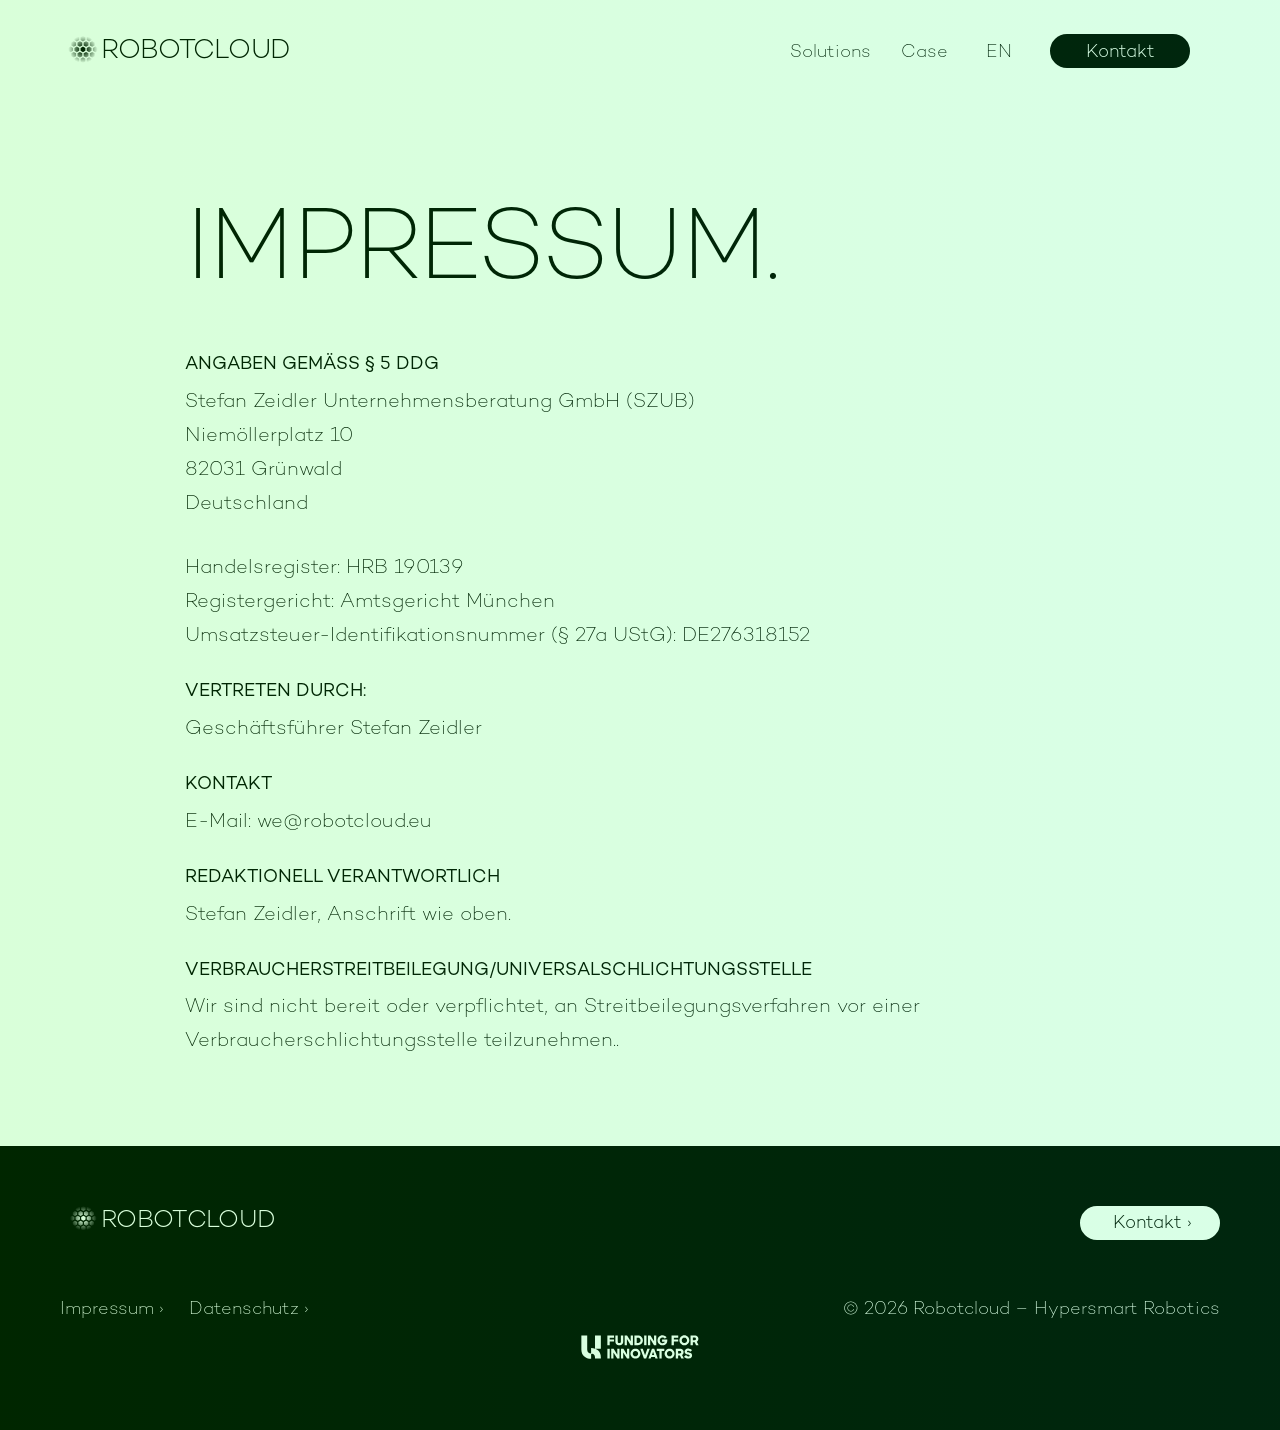
<file: impressum/index.html>
<!DOCTYPE html>
<html lang="de-DE" itemscope itemtype="https://schema.org/WebPage">
<head>
<meta charset="UTF-8" />
<meta name="viewport" content="width=device-width" />
<link rel="preload" as="font" href="../wp-content/themes/robotcloud/fonts/el.woff2" type="font/woff2" crossorigin="anonymous">
<link rel="preload" as="font" href="../wp-content/themes/robotcloud/fonts/l.woff2" type="font/woff2" crossorigin="anonymous">
<link rel="preload" as="font" href="../wp-content/themes/robotcloud/fonts/b.woff2" type="font/woff2" crossorigin="anonymous">
<link rel="apple-touch-icon" sizes="180x180" href="../apple-touch-icon.png">
<link rel="icon" type="image/png" sizes="32x32" href="../favicon-32x32.png">
<link rel="icon" type="image/png" sizes="16x16" href="../favicon-16x16.png">
<link rel="manifest" href="../site.webmanifest">
<link rel="mask-icon" href="../safari-pinned-tab.svg" color="#5bbad5">
<meta name="msapplication-TileColor" content="#da532c">
<meta name="theme-color" content="#000000">
<meta name='robots' content='index, follow, max-image-preview:large, max-snippet:-1, max-video-preview:-1' />
<style>img:is([sizes="auto" i], [sizes^="auto," i]) { contain-intrinsic-size: 3000px 1500px }</style>
<link rel="alternate" hreflang="en" href="../en/imprint/" />
<link rel="alternate" hreflang="de" href="../impressum/" />
<link rel="alternate" hreflang="x-default" href="../impressum/" />
<!-- This site is optimized with the Yoast SEO plugin v23.7 - https://yoast.com/wordpress/plugins/seo/ -->
<title>Impressum - Robotcloud</title>
<link rel="canonical" href="../impressum/" />
<meta property="og:locale" content="de_DE" />
<meta property="og:type" content="article" />
<meta property="og:title" content="Impressum - Robotcloud" />
<meta property="og:url" content="https://robotcloud.eu/impressum/" />
<meta property="og:site_name" content="Robotcloud" />
<meta property="article:modified_time" content="2024-10-19T14:47:22+00:00" />
<meta name="twitter:card" content="summary_large_image" />
<script type="application/ld+json" class="yoast-schema-graph">{"@context":"https://schema.org","@graph":[{"@type":"WebPage","@id":"https://robotcloud.eu/impressum/","url":"https://robotcloud.eu/impressum/","name":"Impressum - Robotcloud","isPartOf":{"@id":"https://robotcloud.eu/#website"},"datePublished":"2022-06-16T10:19:40+00:00","dateModified":"2024-10-19T14:47:22+00:00","breadcrumb":{"@id":"https://robotcloud.eu/impressum/#breadcrumb"},"inLanguage":"de","potentialAction":[{"@type":"ReadAction","target":["https://robotcloud.eu/impressum/"]}]},{"@type":"BreadcrumbList","@id":"https://robotcloud.eu/impressum/#breadcrumb","itemListElement":[{"@type":"ListItem","position":1,"name":"Startseite","item":"https://robotcloud.eu/"},{"@type":"ListItem","position":2,"name":"Impressum"}]},{"@type":"WebSite","@id":"https://robotcloud.eu/#website","url":"https://robotcloud.eu/","name":"Robotcloud","description":"AI-based saas solutions for industrial robotics","publisher":{"@id":"https://robotcloud.eu/#organization"},"potentialAction":[{"@type":"SearchAction","target":{"@type":"EntryPoint","urlTemplate":"https://robotcloud.eu/?s={search_term_string}"},"query-input":{"@type":"PropertyValueSpecification","valueRequired":true,"valueName":"search_term_string"}}],"inLanguage":"de"},{"@type":"Organization","@id":"https://robotcloud.eu/#organization","name":"Robotcloud – Hypersmart Robotics","url":"https://robotcloud.eu/","logo":{"@type":"ImageObject","inLanguage":"de","@id":"https://robotcloud.eu/#/schema/logo/image/","url":"https://robotcloud.eu/wp-content/uploads/2022/06/robotcloud.png","contentUrl":"https://robotcloud.eu/wp-content/uploads/2022/06/robotcloud.png","width":558,"height":558,"caption":"Robotcloud – Hypersmart Robotics"},"image":{"@id":"https://robotcloud.eu/#/schema/logo/image/"}}]}</script>
<!-- / Yoast SEO plugin. -->
<link rel="alternate" type="application/rss+xml" title="Robotcloud &raquo; Feed" href="../feed/index.html" />
<link rel="alternate" type="application/rss+xml" title="Robotcloud &raquo; Kommentar-Feed" href="../comments/feed/index.html" />
<!-- <link rel='stylesheet' id='wp-block-library-css' href='https://robotcloud.eu/wp-includes/css/dist/block-library/style.min.css?ver=75d3181b9fa6a708e0c831fac6893590' type='text/css' media='all' /> -->
<link rel="stylesheet" type="text/css" href="../wp-content/cache/wpfc-minified/95y6j4j9/7ul9y.css" media="all"/>
<style id='classic-theme-styles-inline-css' type='text/css'>
/*! This file is auto-generated */
.wp-block-button__link{color:#fff;background-color:#32373c;border-radius:9999px;box-shadow:none;text-decoration:none;padding:calc(.667em + 2px) calc(1.333em + 2px);font-size:1.125em}.wp-block-file__button{background:#32373c;color:#fff;text-decoration:none}
</style>
<style id='global-styles-inline-css' type='text/css'>
:root{--wp--preset--aspect-ratio--square: 1;--wp--preset--aspect-ratio--4-3: 4/3;--wp--preset--aspect-ratio--3-4: 3/4;--wp--preset--aspect-ratio--3-2: 3/2;--wp--preset--aspect-ratio--2-3: 2/3;--wp--preset--aspect-ratio--16-9: 16/9;--wp--preset--aspect-ratio--9-16: 9/16;--wp--preset--color--black: #000000;--wp--preset--color--cyan-bluish-gray: #abb8c3;--wp--preset--color--white: #ffffff;--wp--preset--color--pale-pink: #f78da7;--wp--preset--color--vivid-red: #cf2e2e;--wp--preset--color--luminous-vivid-orange: #ff6900;--wp--preset--color--luminous-vivid-amber: #fcb900;--wp--preset--color--light-green-cyan: #7bdcb5;--wp--preset--color--vivid-green-cyan: #00d084;--wp--preset--color--pale-cyan-blue: #8ed1fc;--wp--preset--color--vivid-cyan-blue: #0693e3;--wp--preset--color--vivid-purple: #9b51e0;--wp--preset--gradient--vivid-cyan-blue-to-vivid-purple: linear-gradient(135deg,rgba(6,147,227,1) 0%,rgb(155,81,224) 100%);--wp--preset--gradient--light-green-cyan-to-vivid-green-cyan: linear-gradient(135deg,rgb(122,220,180) 0%,rgb(0,208,130) 100%);--wp--preset--gradient--luminous-vivid-amber-to-luminous-vivid-orange: linear-gradient(135deg,rgba(252,185,0,1) 0%,rgba(255,105,0,1) 100%);--wp--preset--gradient--luminous-vivid-orange-to-vivid-red: linear-gradient(135deg,rgba(255,105,0,1) 0%,rgb(207,46,46) 100%);--wp--preset--gradient--very-light-gray-to-cyan-bluish-gray: linear-gradient(135deg,rgb(238,238,238) 0%,rgb(169,184,195) 100%);--wp--preset--gradient--cool-to-warm-spectrum: linear-gradient(135deg,rgb(74,234,220) 0%,rgb(151,120,209) 20%,rgb(207,42,186) 40%,rgb(238,44,130) 60%,rgb(251,105,98) 80%,rgb(254,248,76) 100%);--wp--preset--gradient--blush-light-purple: linear-gradient(135deg,rgb(255,206,236) 0%,rgb(152,150,240) 100%);--wp--preset--gradient--blush-bordeaux: linear-gradient(135deg,rgb(254,205,165) 0%,rgb(254,45,45) 50%,rgb(107,0,62) 100%);--wp--preset--gradient--luminous-dusk: linear-gradient(135deg,rgb(255,203,112) 0%,rgb(199,81,192) 50%,rgb(65,88,208) 100%);--wp--preset--gradient--pale-ocean: linear-gradient(135deg,rgb(255,245,203) 0%,rgb(182,227,212) 50%,rgb(51,167,181) 100%);--wp--preset--gradient--electric-grass: linear-gradient(135deg,rgb(202,248,128) 0%,rgb(113,206,126) 100%);--wp--preset--gradient--midnight: linear-gradient(135deg,rgb(2,3,129) 0%,rgb(40,116,252) 100%);--wp--preset--font-size--small: 13px;--wp--preset--font-size--medium: 20px;--wp--preset--font-size--large: 36px;--wp--preset--font-size--x-large: 42px;--wp--preset--spacing--20: 0.44rem;--wp--preset--spacing--30: 0.67rem;--wp--preset--spacing--40: 1rem;--wp--preset--spacing--50: 1.5rem;--wp--preset--spacing--60: 2.25rem;--wp--preset--spacing--70: 3.38rem;--wp--preset--spacing--80: 5.06rem;--wp--preset--shadow--natural: 6px 6px 9px rgba(0, 0, 0, 0.2);--wp--preset--shadow--deep: 12px 12px 50px rgba(0, 0, 0, 0.4);--wp--preset--shadow--sharp: 6px 6px 0px rgba(0, 0, 0, 0.2);--wp--preset--shadow--outlined: 6px 6px 0px -3px rgba(255, 255, 255, 1), 6px 6px rgba(0, 0, 0, 1);--wp--preset--shadow--crisp: 6px 6px 0px rgba(0, 0, 0, 1);}:where(.is-layout-flex){gap: 0.5em;}:where(.is-layout-grid){gap: 0.5em;}body .is-layout-flex{display: flex;}.is-layout-flex{flex-wrap: wrap;align-items: center;}.is-layout-flex > :is(*, div){margin: 0;}body .is-layout-grid{display: grid;}.is-layout-grid > :is(*, div){margin: 0;}:where(.wp-block-columns.is-layout-flex){gap: 2em;}:where(.wp-block-columns.is-layout-grid){gap: 2em;}:where(.wp-block-post-template.is-layout-flex){gap: 1.25em;}:where(.wp-block-post-template.is-layout-grid){gap: 1.25em;}.has-black-color{color: var(--wp--preset--color--black) !important;}.has-cyan-bluish-gray-color{color: var(--wp--preset--color--cyan-bluish-gray) !important;}.has-white-color{color: var(--wp--preset--color--white) !important;}.has-pale-pink-color{color: var(--wp--preset--color--pale-pink) !important;}.has-vivid-red-color{color: var(--wp--preset--color--vivid-red) !important;}.has-luminous-vivid-orange-color{color: var(--wp--preset--color--luminous-vivid-orange) !important;}.has-luminous-vivid-amber-color{color: var(--wp--preset--color--luminous-vivid-amber) !important;}.has-light-green-cyan-color{color: var(--wp--preset--color--light-green-cyan) !important;}.has-vivid-green-cyan-color{color: var(--wp--preset--color--vivid-green-cyan) !important;}.has-pale-cyan-blue-color{color: var(--wp--preset--color--pale-cyan-blue) !important;}.has-vivid-cyan-blue-color{color: var(--wp--preset--color--vivid-cyan-blue) !important;}.has-vivid-purple-color{color: var(--wp--preset--color--vivid-purple) !important;}.has-black-background-color{background-color: var(--wp--preset--color--black) !important;}.has-cyan-bluish-gray-background-color{background-color: var(--wp--preset--color--cyan-bluish-gray) !important;}.has-white-background-color{background-color: var(--wp--preset--color--white) !important;}.has-pale-pink-background-color{background-color: var(--wp--preset--color--pale-pink) !important;}.has-vivid-red-background-color{background-color: var(--wp--preset--color--vivid-red) !important;}.has-luminous-vivid-orange-background-color{background-color: var(--wp--preset--color--luminous-vivid-orange) !important;}.has-luminous-vivid-amber-background-color{background-color: var(--wp--preset--color--luminous-vivid-amber) !important;}.has-light-green-cyan-background-color{background-color: var(--wp--preset--color--light-green-cyan) !important;}.has-vivid-green-cyan-background-color{background-color: var(--wp--preset--color--vivid-green-cyan) !important;}.has-pale-cyan-blue-background-color{background-color: var(--wp--preset--color--pale-cyan-blue) !important;}.has-vivid-cyan-blue-background-color{background-color: var(--wp--preset--color--vivid-cyan-blue) !important;}.has-vivid-purple-background-color{background-color: var(--wp--preset--color--vivid-purple) !important;}.has-black-border-color{border-color: var(--wp--preset--color--black) !important;}.has-cyan-bluish-gray-border-color{border-color: var(--wp--preset--color--cyan-bluish-gray) !important;}.has-white-border-color{border-color: var(--wp--preset--color--white) !important;}.has-pale-pink-border-color{border-color: var(--wp--preset--color--pale-pink) !important;}.has-vivid-red-border-color{border-color: var(--wp--preset--color--vivid-red) !important;}.has-luminous-vivid-orange-border-color{border-color: var(--wp--preset--color--luminous-vivid-orange) !important;}.has-luminous-vivid-amber-border-color{border-color: var(--wp--preset--color--luminous-vivid-amber) !important;}.has-light-green-cyan-border-color{border-color: var(--wp--preset--color--light-green-cyan) !important;}.has-vivid-green-cyan-border-color{border-color: var(--wp--preset--color--vivid-green-cyan) !important;}.has-pale-cyan-blue-border-color{border-color: var(--wp--preset--color--pale-cyan-blue) !important;}.has-vivid-cyan-blue-border-color{border-color: var(--wp--preset--color--vivid-cyan-blue) !important;}.has-vivid-purple-border-color{border-color: var(--wp--preset--color--vivid-purple) !important;}.has-vivid-cyan-blue-to-vivid-purple-gradient-background{background: var(--wp--preset--gradient--vivid-cyan-blue-to-vivid-purple) !important;}.has-light-green-cyan-to-vivid-green-cyan-gradient-background{background: var(--wp--preset--gradient--light-green-cyan-to-vivid-green-cyan) !important;}.has-luminous-vivid-amber-to-luminous-vivid-orange-gradient-background{background: var(--wp--preset--gradient--luminous-vivid-amber-to-luminous-vivid-orange) !important;}.has-luminous-vivid-orange-to-vivid-red-gradient-background{background: var(--wp--preset--gradient--luminous-vivid-orange-to-vivid-red) !important;}.has-very-light-gray-to-cyan-bluish-gray-gradient-background{background: var(--wp--preset--gradient--very-light-gray-to-cyan-bluish-gray) !important;}.has-cool-to-warm-spectrum-gradient-background{background: var(--wp--preset--gradient--cool-to-warm-spectrum) !important;}.has-blush-light-purple-gradient-background{background: var(--wp--preset--gradient--blush-light-purple) !important;}.has-blush-bordeaux-gradient-background{background: var(--wp--preset--gradient--blush-bordeaux) !important;}.has-luminous-dusk-gradient-background{background: var(--wp--preset--gradient--luminous-dusk) !important;}.has-pale-ocean-gradient-background{background: var(--wp--preset--gradient--pale-ocean) !important;}.has-electric-grass-gradient-background{background: var(--wp--preset--gradient--electric-grass) !important;}.has-midnight-gradient-background{background: var(--wp--preset--gradient--midnight) !important;}.has-small-font-size{font-size: var(--wp--preset--font-size--small) !important;}.has-medium-font-size{font-size: var(--wp--preset--font-size--medium) !important;}.has-large-font-size{font-size: var(--wp--preset--font-size--large) !important;}.has-x-large-font-size{font-size: var(--wp--preset--font-size--x-large) !important;}
:where(.wp-block-post-template.is-layout-flex){gap: 1.25em;}:where(.wp-block-post-template.is-layout-grid){gap: 1.25em;}
:where(.wp-block-columns.is-layout-flex){gap: 2em;}:where(.wp-block-columns.is-layout-grid){gap: 2em;}
:root :where(.wp-block-pullquote){font-size: 1.5em;line-height: 1.6;}
</style>
<!-- <link rel='stylesheet' id='wpml-blocks-css' href='https://robotcloud.eu/wp-content/plugins/sitepress-multilingual-cms/dist/css/blocks/styles.css?ver=4.6.13' type='text/css' media='all' /> -->
<!-- <link rel='stylesheet' id='contact-form-7-css' href='https://robotcloud.eu/wp-content/plugins/contact-form-7/includes/css/styles.css?ver=6.0' type='text/css' media='all' /> -->
<!-- <link rel='stylesheet' id='wpml-legacy-horizontal-list-0-css' href='https://robotcloud.eu/wp-content/plugins/sitepress-multilingual-cms/templates/language-switchers/legacy-list-horizontal/style.min.css?ver=1' type='text/css' media='all' /> -->
<!-- <link rel='stylesheet' id='robotcloud-style-css' href='https://robotcloud.eu/wp-content/themes/robotcloud/style.css?ver=75d3181b9fa6a708e0c831fac6893590' type='text/css' media='all' /> -->
<link rel="stylesheet" type="text/css" href="../wp-content/cache/wpfc-minified/49qlxh8/7ul9y.css" media="all"/>
<script src='../wp-content/cache/wpfc-minified/jpvd5i2j/7ul9y.js' type="text/javascript"></script>
<!-- <script type="text/javascript" src="https://robotcloud.eu/wp-includes/js/jquery/jquery.min.js?ver=3.7.1" id="jquery-core-js"></script> -->
<!-- <script type="text/javascript" src="https://robotcloud.eu/wp-includes/js/jquery/jquery-migrate.min.js?ver=3.4.1" id="jquery-migrate-js"></script> -->
<!-- <script type="text/javascript" src="https://robotcloud.eu/wp-content/themes/robotcloud/js/swiper-bundle.min.js?ver=1" id="robot-swiper-js-js"></script> -->
<link rel="https://api.w.org/" href="../wp-json/index.html" /><link rel="alternate" title="JSON" type="application/json" href="../wp-json/wp/v2/pages/175" /><link rel="EditURI" type="application/rsd+xml" title="RSD" href="../xmlrpc.php@rsd" />
<link rel='shortlink' href='../impressum/' />
<link rel="alternate" title="oEmbed (JSON)" type="application/json+oembed" href="../wp-json/oembed/1.0/embed@url=https%253A%252F%252Frobotcloud.eu%252Fimpressum%252F" />
<link rel="alternate" title="oEmbed (XML)" type="text/xml+oembed" href="../wp-json/oembed/1.0/embed@url=https%253A%252F%252Frobotcloud.eu%252Fimpressum%252F&amp;format=xml" />
<meta name="generator" content="WPML ver:4.6.13 stt:1,3;" />
<script>document.createElement( "picture" );if(!window.HTMLPictureElement && document.addEventListener) {window.addEventListener("DOMContentLoaded", function() {var s = document.createElement("script");s.src = "https://robotcloud.eu/wp-content/plugins/webp-express/js/picturefill.min.js";document.body.appendChild(s);});}</script>    </head>
<body class="wp-singular page-template-default page page-id-175 wp-embed-responsive wp-theme-robotcloud">
<a class="skip-to-content visuallyhidden" href="../impressum/#content">Skip to content</a>
<div id="wrapper" class="hfeed wrapper">
<div id="wrapper-overlay" class="wrapper-gradient"></div>
<header id="page-header" class="page-header" role="banner">
<input type="checkbox" id="main-navigation" class="menu-trigger visuallyhidden" aria-labelledby="main-menu-toggle-label">
<div class="page-header__wrapper">
<div class="page-header__logo-wrapper">
<a href="../index.html" aria-label="Startseite" class="page-header__logo-link" itemprop="publisher" itemscope itemtype="https://schema.org/Organization">
<svg class="page-header__logo icon icon--robotcloud" ><use xlink:href="#logo-robotcloud"></use></svg>                    </a>
</div>
<nav id="primary-menu-toggle" class="main-navigation" role="navigation" itemscope itemtype="https://schema.org/SiteNavigationElement">
<ul role="list" class="main-navigation__container">
<li>
<a href="../index.html#solutions">Solutions</a>
</li>
<li>
<a href="../index.html#case">Case</a>
</li>
<li>
<div class="language-switch language-switch--de">
<div class="wpml-ls-statics-shortcode_actions wpml-ls wpml-ls-legacy-list-horizontal">
<ul><li class="wpml-ls-slot-shortcode_actions wpml-ls-item wpml-ls-item-en wpml-ls-first-item wpml-ls-last-item wpml-ls-item-legacy-list-horizontal">
<a href="../en/imprint/" class="wpml-ls-link">
<img
class="wpml-ls-flag"
src="../wp-content/plugins/sitepress-multilingual-cms/res/flags/en.png"
alt="Englisch"
width=18
height=12
/></a>
</li></ul>
</div>
</div>                        </li>
<li>
<a href="../kontakt.html" class="button"><span>Kontakt</span></a>                            </li>
</ul>
</nav>
<label id="main-menu-toggle-label" for="main-navigation" aria-label="open Mainnavigation" class="page-header__menu-label menu-trigger-label">
<span class="menu-trigger-label__element"></span>
<span class="menu-trigger-label__element"></span>
<span class="menu-trigger-label__element"></span>
</label>
</div>
</header>
<div id="container" class="site-content">
<main id="content" role="main">
<article id="post-175" class="post-175 page type-page status-publish hentry">
<div class="entry-content" itemprop="mainContentOfPage">
<div class="component-container"><div class="content-container"><div class="column-container"><div class="column"><div class="custom-section"><h1 class="headline--1">Impressum.</h1><div class="text-content "><h2 class="headline--3">Angaben gemäß § 5 DDG</h2>
<p><small>Stefan Zeidler Unternehmensberatung GmbH (SZUB)<br />
Niemöllerplatz 10<br />
82031 Grünwald<br />
Deutschland</small></p>
<p><small>Handelsregister: HRB 190139<br />
Registergericht: Amtsgericht München<br />
Umsatzsteuer-Identifikationsnummer (§ 27a UStG): DE276318152</small></p>
<h2 class="headline--3">Vertreten durch:</h2>
<p><small>Geschäftsführer Stefan Zeidler</small></p>
<h2 class="headline--3">Kontakt</h2>
<p><small>
E-Mail: we@robotcloud.eu</small></p>
<h2 class="headline--3">Redaktionell verantwortlich</h2>
<p><small>Stefan Zeidler, Anschrift wie oben.</small></p>
<h2 class="headline--3">Verbraucher­streit­beilegung/Universal­schlichtungs­stelle</h2>
<p><small>Wir sind nicht bereit oder verpflichtet, an Streitbeilegungsverfahren vor einer Verbraucherschlichtungsstelle teilzunehmen..</small></p>
</div></div></div></div></div></div>
</div>
</article>
</main>
    </div> 
<div class="component-container component-container--large component-container--padding-none component-container--bg component-container--bg-theme-1">
<div class="content-container">
<div class="column-container">
<div class="column">
<footer class="footer" role="contentinfo">
<div class="footer__row">
<div class="footer__column">
<a href="../index.html" class="footer__logo">
<svg class="icon icon--robotcloud" ><use xlink:href="#logo-robotcloud-invert"></use></svg>                                </a>
</div>
<div class="footer__column">
<a class="button" href="../kontakt.html" ><span>Kontakt</span></a>                            </div>
<div class="footer__column">
<nav id="footer-navigation" class="footer__navigation">
<div class="footer__navigation-container"><ul id="footer-menu" class="menu"><li id="menu-item-267" class="menu-item menu-item-type-post_type menu-item-object-page current-menu-item page_item page-item-175 current_page_item menu-item-267"><a href="../impressum/" aria-current="page" itemprop="url">Impressum</a></li>
<li id="menu-item-268" class="menu-item menu-item-type-post_type menu-item-object-page menu-item-268"><a href="../datenschutz/" itemprop="url">Datenschutz</a></li>
</ul></div>                                </nav>
</div>
<div class="footer__column">
<div id="copyright">
&copy; 2026 Robotcloud – Hypersmart Robotics
</div>
</div>
</div>
<div class="footer__row-icon">
<a href="https://funding.unternehmertum.de/en" target="_blank">
<svg class="" ><use xlink:href="#icon-funding"></use></svg>                            </a>
</div>
</footer>
</div>
</div>
</div>
</div>

</div>
<script type="speculationrules">
{"prefetch":[{"source":"document","where":{"and":[{"href_matches":"\/*"},{"not":{"href_matches":["\/wp-*.php","\/wp-admin\/*","\/wp-content\/uploads\/*","\/wp-content\/*","\/wp-content\/plugins\/*","\/wp-content\/themes\/robotcloud\/*","\/*\\?(.+)"]}},{"not":{"selector_matches":"a[rel~=\"nofollow\"]"}},{"not":{"selector_matches":".no-prefetch, .no-prefetch a"}}]},"eagerness":"conservative"}]}
</script>
<svg xmlns="http://www.w3.org/2000/svg" style="position:absolute; width: 0; height: 0;"><symbol id="logo-robotcloud" viewBox="0 0 263 39">
<defs>
<radialGradient id="logo-rc" cx=".5" cy=".5" r=".5" gradientUnits="objectBoundingBox">
<stop offset="0"/>
<stop offset=".138"/>
<stop offset="1" stop-opacity="0"/>
</radialGradient>
</defs>
<text transform="translate(39 27)" font-size="32" font-family="Campton-Light, Campton" font-weight="300" letter-spacing="-.025em"><tspan x="0" y="0">ROBOTCLOUD</tspan></text>
<path d="m781.619 192.642 2.849 1.645 2.849-1.645v-3.29l-2.849-1.645-2.849 1.645Zm-.8-4.7 2.849-1.645V183l-2.849-1.645-2.845 1.645v3.289Zm0 6.117-2.849 1.645v3.289l2.849 1.645 2.849-1.645V195.7Zm-6.494-1.414 2.849 1.645 2.849-1.645v-3.29l-2.849-1.645-2.849 1.645Zm-.8-4.7 2.849-1.645V183l-2.849-1.645-2.842 1.645v3.289Zm0 6.117-2.849 1.645v3.289l2.849 1.645 2.849-1.645V195.7Zm-6.494-1.414 2.849 1.645 2.849-1.645v-3.29l-2.849-1.645-2.849 1.645Zm-.8-4.7 2.849-1.645V183l-2.849-1.645-2.838 1.645v3.289Zm0 6.117-2.849 1.645v3.289l2.849 1.645 2.849-1.645V195.7Zm-3.645-6.348-2.849 1.645v3.29l2.849 1.645 2.849-1.645v-3.29Zm-.8-4.7-2.849-1.645L756.1 183v3.289l2.849 1.645 2.849-1.645Zm3.645-6.348-2.849-1.645-2.849 1.645v3.29l2.849 1.645 2.849-1.645Zm.8-1.414 2.849-1.645v-3.289l-2.849-1.645-2.849 1.645v3.279Zm6.494 1.414-2.849-1.645-2.849 1.645v3.29l2.849 1.645 2.849-1.645Zm.8-1.414 2.849-1.645v-3.289l-2.849-1.645-2.849 1.645v3.279Zm6.494 1.414-2.849-1.645-2.849 1.645v3.29l2.849 1.645 2.849-1.645Zm.8-1.414 2.849-1.645v-3.289l-2.849-1.645-2.849 1.645v3.279Zm3.645 6.348 2.849-1.645v-3.29l-2.849-1.645-2.849 1.645v3.29Zm6.494 4.7V183l-2.849-1.645-2.845 1.645v3.289l2.849 1.645Z" transform="translate(-756.102 -167.663)" fill="url(#logo-rc)"/>
</symbol><symbol id="logo-robotcloud-invert" viewBox="0 0 264 39">
<defs>
<radialGradient id="logo-invert" cx=".5" cy=".5" r=".5" gradientUnits="objectBoundingBox">
<stop offset="0" stop-color="#fff"/>
<stop offset=".138" stop-color="#fff"/>
<stop offset="1" stop-color="#fff" stop-opacity="0"/>
</radialGradient>
</defs>
<text transform="translate(40 27)" fill="#fff" font-size="32" font-family="Campton-Light, Campton" font-weight="300" letter-spacing="-.025em"><tspan x="0" y="0">ROBOTCLOUD</tspan></text>
<path d="m781.619 192.642 2.849 1.645 2.849-1.645v-3.29l-2.849-1.645-2.849 1.645Zm-.8-4.7 2.849-1.645V183l-2.849-1.645-2.845 1.645v3.289Zm0 6.117-2.849 1.645v3.289l2.849 1.645 2.849-1.645V195.7Zm-6.494-1.414 2.849 1.645 2.849-1.645v-3.29l-2.849-1.645-2.849 1.645Zm-.8-4.7 2.849-1.645V183l-2.849-1.645-2.842 1.645v3.289Zm0 6.117-2.849 1.645v3.289l2.849 1.645 2.849-1.645V195.7Zm-6.494-1.414 2.849 1.645 2.849-1.645v-3.29l-2.849-1.645-2.849 1.645Zm-.8-4.7 2.849-1.645V183l-2.849-1.645-2.838 1.645v3.289Zm0 6.117-2.849 1.645v3.289l2.849 1.645 2.849-1.645V195.7Zm-3.645-6.348-2.849 1.645v3.29l2.849 1.645 2.849-1.645v-3.29Zm-.8-4.7-2.849-1.645L756.1 183v3.289l2.849 1.645 2.849-1.645Zm3.645-6.348-2.849-1.645-2.849 1.645v3.29l2.849 1.645 2.849-1.645Zm.8-1.414 2.849-1.645v-3.289l-2.849-1.645-2.849 1.645v3.279Zm6.494 1.414-2.849-1.645-2.849 1.645v3.29l2.849 1.645 2.849-1.645Zm.8-1.414 2.849-1.645v-3.289l-2.849-1.645-2.849 1.645v3.279Zm6.494 1.414-2.849-1.645-2.849 1.645v3.29l2.849 1.645 2.849-1.645Zm.8-1.414 2.849-1.645v-3.289l-2.849-1.645-2.849 1.645v3.279Zm3.645 6.348 2.849-1.645v-3.29l-2.849-1.645-2.849 1.645v3.29Zm6.494 4.7V183l-2.849-1.645-2.845 1.645v3.289l2.849 1.645Z" transform="translate(-756.102 -168.663)" fill="url(#logo-invert)"/>
</symbol><symbol id="icon-funding" viewBox="0 0 677 222">
<path d="M83.7,122.8c0,6.2,1.8,10.9,5.3,14.3c3.5,3.3,8,5,13.6,5v25.8c-7.1,0-13.6-1-19.5-3c-5.8-2-10.8-5-14.8-8.8   s-7.2-8.6-9.4-14.1c-2.2-5.6-3.4-12-3.4-19.1v-11.1V55.5h28.2v56.2V122.8 M121.4,119h28.2V55.5h-28.2   C121.4,55.5,121.4,119,121.4,119z M146.2,142.2c-2.2-5.6-5.4-10.3-9.4-14.1c-4-3.9-9-6.8-14.8-8.8c-5.9-2-12.3-3-19.5-3V142   c5.6,0,10.1,1.7,13.6,5s5.3,8.1,5.3,14.3v5.1h28.2v-5.1C149.6,154.1,148.5,147.8,146.2,142.2"></path>
<path d="M181,55.5h32.2V66h-21v8.3h21v10.3h-21v17.6H181V55.5z"></path>
<path d="M238.6,102.9c-2.9,0-5.5-0.4-7.9-1.3c-2.3-0.9-4.3-2.1-5.9-3.7c-1.6-1.6-2.9-3.6-3.8-6    c-0.9-2.4-1.3-5-1.3-8.1V55.5h11.4v28.4c0,2.6,0.7,4.6,2,6c1.3,1.4,3.2,2.1,5.5,2.1c2.3,0,4.1-0.7,5.5-2.1c1.4-1.4,2.1-3.4,2.1-6    V55.5h11.4v28.4c0,3-0.4,5.7-1.3,8.1c-0.9,2.4-2.2,4.3-3.8,6c-1.6,1.6-3.6,2.9-6,3.7C244.1,102.5,241.5,102.9,238.6,102.9z"></path>
<path d="M264.4,55.5h11.7l17.6,28.1V55.5h10.7v46.8h-10.8l-18.4-29.5v29.5h-10.7V55.5z"></path>
<path d="M311.5,55.5h16.6c3.6,0,7,0.6,9.9,1.8c3,1.2,5.6,2.8,7.7,4.9c2.1,2.1,3.8,4.6,5,7.4c1.2,2.8,1.8,5.9,1.8,9.3    c0,3.3-0.6,6.4-1.8,9.3c-1.2,2.9-2.9,5.3-5,7.4c-2.1,2.1-4.7,3.7-7.7,4.9c-3,1.2-6.2,1.8-9.7,1.8h-16.8V55.5z M322.6,65.8v26h5.1    c2.1,0,3.9-0.3,5.5-1c1.6-0.7,3.1-1.6,4.2-2.8c1.2-1.2,2.1-2.6,2.7-4.1c0.6-1.6,0.9-3.3,0.9-5.1c0-1.8-0.3-3.5-0.9-5.1    c-0.6-1.6-1.5-3-2.6-4.1c-1.2-1.2-2.6-2.1-4.3-2.8c-1.7-0.7-3.6-1-5.8-1H322.6z"></path>
<path d="M358.5,55.5h11.3v46.8h-11.3V55.5z"></path>
<path d="M377,55.5h11.7l17.6,28.1V55.5H417v46.8h-10.8l-18.4-29.5v29.5H377V55.5z"></path>
<path d="M447.5,102.9c-3.8,0-7.2-0.6-10.3-1.9s-5.6-3-7.7-5.2c-2.1-2.2-3.7-4.8-4.9-7.7c-1.1-2.9-1.7-6-1.7-9.2    c0-3.4,0.6-6.5,1.8-9.5c1.2-3,2.9-5.5,5-7.6c2.1-2.1,4.7-3.8,7.6-5.1c3-1.2,6.2-1.9,9.8-1.9c4.5,0,8.4,0.9,11.7,2.6    c3.3,1.7,6.1,4,8.3,6.9l-9.4,6.6c-1.1-1.8-2.6-3.1-4.3-4c-1.8-0.9-3.9-1.4-6.3-1.4c-1.8,0-3.5,0.3-5.1,1c-1.6,0.7-3,1.6-4.1,2.8    c-1.2,1.2-2.1,2.6-2.8,4.3c-0.7,1.6-1,3.4-1,5.4c0,2,0.3,3.8,1,5.5c0.6,1.6,1.5,3,2.7,4.2c1.2,1.2,2.6,2.1,4.2,2.8    c1.6,0.6,3.4,1,5.3,1c2.7,0,5-0.6,6.8-1.9c1.8-1.3,3.2-3.1,4-5.4h-13V74.6h25.2v5.3c0,3.1-0.5,6-1.6,8.8c-1.1,2.8-2.6,5.3-4.6,7.3    c-2,2.1-4.4,3.8-7.2,5C453.9,102.3,450.9,102.9,447.5,102.9z"></path>
<path d="M490.8,55.5H523V66h-21v8.3h21v10.3h-21v17.6h-11.2V55.5z"></path>
<path d="M552.6,102.9c-3.3,0-6.5-0.6-9.4-1.9c-2.9-1.3-5.4-3-7.6-5.1c-2.2-2.2-3.9-4.7-5.1-7.6    c-1.2-2.9-1.9-6.1-1.9-9.4c0-3.3,0.6-6.5,1.9-9.4c1.2-2.9,2.9-5.5,5.1-7.6c2.2-2.2,4.7-3.9,7.6-5.2s6-1.9,9.4-1.9    c3.3,0,6.5,0.6,9.4,1.9c2.9,1.3,5.5,3,7.6,5.2c2.2,2.2,3.9,4.7,5.1,7.6c1.2,2.9,1.9,6,1.9,9.4c0,3.3-0.6,6.5-1.9,9.4    c-1.2,2.9-2.9,5.5-5.1,7.6c-2.2,2.2-4.7,3.9-7.6,5.1C559.1,102.3,555.9,102.9,552.6,102.9z M552.6,91.9c1.8,0,3.5-0.3,5.1-1    c1.6-0.7,2.9-1.6,4-2.8c1.1-1.2,2-2.6,2.7-4.1s1-3.2,1-5c0-1.8-0.3-3.5-1-5.1c-0.6-1.6-1.5-3-2.7-4.2c-1.2-1.2-2.5-2.1-4.1-2.8    c-1.6-0.7-3.2-1-5-1c-1.8,0-3.5,0.3-5,1c-1.6,0.7-2.9,1.6-4,2.8c-1.1,1.2-2,2.6-2.6,4.2c-0.6,1.6-1,3.3-1,5.1c0,1.8,0.3,3.5,0.9,5    s1.5,2.9,2.6,4.1c1.1,1.2,2.5,2.1,4,2.8C549,91.6,550.7,91.9,552.6,91.9z"></path>
<path d="M582.5,55.5h20.1c2.8,0,5.3,0.4,7.5,1.3c2.2,0.9,4,2,5.5,3.5c1.5,1.5,2.6,3.2,3.4,5.1c0.8,1.9,1.2,4,1.2,6.3    c0,3-0.7,5.7-2,8.1c-1.3,2.4-3.2,4.3-5.5,5.7l8.7,16.9H609l-6.6-14.1h-8.8v14.1h-11.2V55.5z M593.6,65.7v12.4h8.1    c2.4,0,4.2-0.6,5.3-1.8c1.1-1.2,1.7-2.7,1.7-4.5c0-1.9-0.6-3.4-1.7-4.5c-1.2-1.1-2.9-1.6-5.3-1.6H593.6z"></path>
<path d="M181.1,119.7h11.3v46.8h-11.3V119.7z"></path>
<path d="M199.6,119.7h11.7l17.6,28.1v-28.1h10.7v46.8h-10.8L210.3,137v29.5h-10.7V119.7z"></path>
<path d="M246.7,119.7h11.7l17.6,28.1v-28.1h10.7v46.8h-10.8L257.4,137v29.5h-10.7V119.7z"></path>
<path d="M316.5,167.1c-3.3,0-6.5-0.6-9.4-1.9c-2.9-1.3-5.4-3-7.6-5.1c-2.2-2.2-3.9-4.7-5.1-7.6    c-1.2-2.9-1.9-6.1-1.9-9.4c0-3.3,0.6-6.5,1.9-9.4c1.2-2.9,2.9-5.5,5.1-7.6c2.2-2.2,4.7-3.9,7.6-5.2c2.9-1.3,6-1.9,9.4-1.9    s6.5,0.6,9.4,1.9c2.9,1.3,5.5,3,7.6,5.2c2.2,2.2,3.9,4.7,5.1,7.6c1.2,2.9,1.9,6,1.9,9.4c0,3.3-0.6,6.5-1.9,9.4    c-1.2,2.9-2.9,5.5-5.1,7.6c-2.2,2.2-4.7,3.9-7.6,5.1C323,166.5,319.8,167.1,316.5,167.1z M316.5,156.1c1.8,0,3.5-0.3,5.1-1    c1.6-0.7,2.9-1.6,4-2.8c1.1-1.2,2-2.6,2.7-4.1s1-3.2,1-5c0-1.8-0.3-3.5-1-5.1c-0.6-1.6-1.5-3-2.7-4.2c-1.2-1.2-2.5-2.1-4.1-2.8    c-1.6-0.7-3.2-1-5-1s-3.5,0.3-5,1c-1.6,0.7-2.9,1.6-4,2.8c-1.1,1.2-2,2.6-2.6,4.2c-0.6,1.6-1,3.3-1,5.1c0,1.8,0.3,3.5,0.9,5    c0.6,1.6,1.5,2.9,2.6,4.1c1.1,1.2,2.5,2.1,4,2.8C312.9,155.8,314.6,156.1,316.5,156.1z"></path>
<path d="M340.2,119.7h11.7l11,31.6l11.1-31.6h11.6l-17.3,46.8h-10.8L340.2,119.7z"></path>
<path d="M396.2,119.7H407l17.3,46.8H413l-2.4-7h-17.9l-2.4,7h-11.3L396.2,119.7z M396.1,149.7h11l-5.5-15.7    L396.1,149.7z"></path>
<path d="M432.2,130h-12.7v-10.3h36.2V130h-12.6v36.5h-10.9V130z"></path>
<path d="M481.3,167.1c-3.3,0-6.5-0.6-9.4-1.9c-2.9-1.3-5.4-3-7.6-5.1c-2.2-2.2-3.9-4.7-5.1-7.6    c-1.2-2.9-1.9-6.1-1.9-9.4c0-3.3,0.6-6.5,1.9-9.4c1.2-2.9,2.9-5.5,5.1-7.6c2.2-2.2,4.7-3.9,7.6-5.2s6-1.9,9.4-1.9    c3.3,0,6.5,0.6,9.4,1.9c2.9,1.3,5.5,3,7.6,5.2c2.2,2.2,3.9,4.7,5.1,7.6c1.2,2.9,1.9,6,1.9,9.4c0,3.3-0.6,6.5-1.9,9.4    c-1.2,2.9-2.9,5.5-5.1,7.6c-2.2,2.2-4.7,3.9-7.6,5.1C487.8,166.5,484.7,167.1,481.3,167.1z M481.3,156.1c1.8,0,3.5-0.3,5.1-1    c1.6-0.7,2.9-1.6,4-2.8c1.1-1.2,2-2.6,2.7-4.1s1-3.2,1-5c0-1.8-0.3-3.5-1-5.1c-0.6-1.6-1.5-3-2.7-4.2c-1.2-1.2-2.5-2.1-4.1-2.8    c-1.6-0.7-3.2-1-5-1c-1.8,0-3.5,0.3-5,1c-1.6,0.7-2.9,1.6-4,2.8c-1.1,1.2-2,2.6-2.6,4.2c-0.6,1.6-1,3.3-1,5.1c0,1.8,0.3,3.5,0.9,5    s1.5,2.9,2.6,4.1c1.1,1.2,2.5,2.1,4,2.8C477.8,155.8,479.5,156.1,481.3,156.1z"></path>
<path d="M511.2,119.7h20.1c2.8,0,5.3,0.4,7.5,1.3c2.2,0.9,4,2,5.5,3.5c1.5,1.5,2.6,3.2,3.4,5.1c0.8,1.9,1.2,4,1.2,6.3    c0,3-0.7,5.7-2,8.1c-1.3,2.4-3.2,4.3-5.5,5.7l8.7,16.9h-12.3l-6.6-14.1h-8.8v14.1h-11.2V119.7z M522.4,129.9v12.4h8.1    c2.4,0,4.2-0.6,5.3-1.8c1.1-1.2,1.7-2.7,1.7-4.5c0-1.9-0.6-3.4-1.7-4.5c-1.2-1.1-2.9-1.6-5.3-1.6H522.4z"></path>
<path d="M571.9,167.1c-2.6,0-5-0.2-7-0.7c-2.1-0.5-4-1.1-5.6-2c-1.7-0.8-3.2-1.8-4.6-3c-1.3-1.2-2.6-2.4-3.7-3.7    l9.6-7.7c1.4,2.1,3,3.7,4.9,4.9c1.9,1.2,4.1,1.7,6.8,1.7c1.9,0,3.4-0.4,4.4-1.2c1-0.8,1.5-1.9,1.5-3.1c0-0.8-0.2-1.4-0.6-1.9    c-0.4-0.5-1-1-1.8-1.3c-0.8-0.4-1.8-0.7-3-1.1c-1.2-0.3-2.6-0.7-4.3-1.1c-1.7-0.4-3.4-0.9-5.2-1.4s-3.3-1.4-4.7-2.4    c-1.4-1-2.6-2.3-3.5-3.9c-0.9-1.6-1.3-3.6-1.3-6c0-2.1,0.4-4,1.3-5.7c0.9-1.8,2-3.3,3.5-4.6s3.3-2.3,5.4-3    c2.1-0.7,4.4-1.1,6.9-1.1c2.1,0,4.1,0.2,5.8,0.5c1.8,0.4,3.4,0.9,4.8,1.6s2.9,1.6,4.2,2.6c1.3,1,2.6,2.2,3.8,3.6l-9,7    c-1.1-1.8-2.5-3.1-4-4.1c-1.6-1-3.6-1.4-5.9-1.4c-1.9,0-3.3,0.4-4.2,1.3c-0.9,0.9-1.3,1.8-1.3,2.9c0,0.7,0.2,1.3,0.7,1.8    c0.4,0.5,1.1,0.9,1.9,1.2c0.8,0.3,1.8,0.6,3,0.9c1.2,0.3,2.5,0.6,3.9,0.9c1.8,0.4,3.5,0.9,5.3,1.4c1.8,0.6,3.4,1.4,4.9,2.4    c1.5,1,2.7,2.4,3.6,4c0.9,1.6,1.4,3.7,1.4,6.2c0,2.2-0.4,4.3-1.3,6.1s-2.1,3.5-3.7,4.8c-1.6,1.4-3.5,2.4-5.6,3.2    C576.8,166.7,574.5,167.1,571.9,167.1z"></path>
</symbol></svg><script type="text/javascript" src="../wp-content/themes/robotcloud/js/index.js@z=432&amp;ver=0.1" id="robot-js-js"></script>
</body>
</html><!--
Performance optimized by Redis Object Cache. Learn more: https://wprediscache.com
Erhielt 1225 Objects (471 kB) von Redis beim Benutzen von PhpRedis (v6.2.0).
-->
<!-- WP Fastest Cache file was created in 0.18246912956238 seconds, on 22-09-25 9:59:16 --><!-- via php -->
</file>
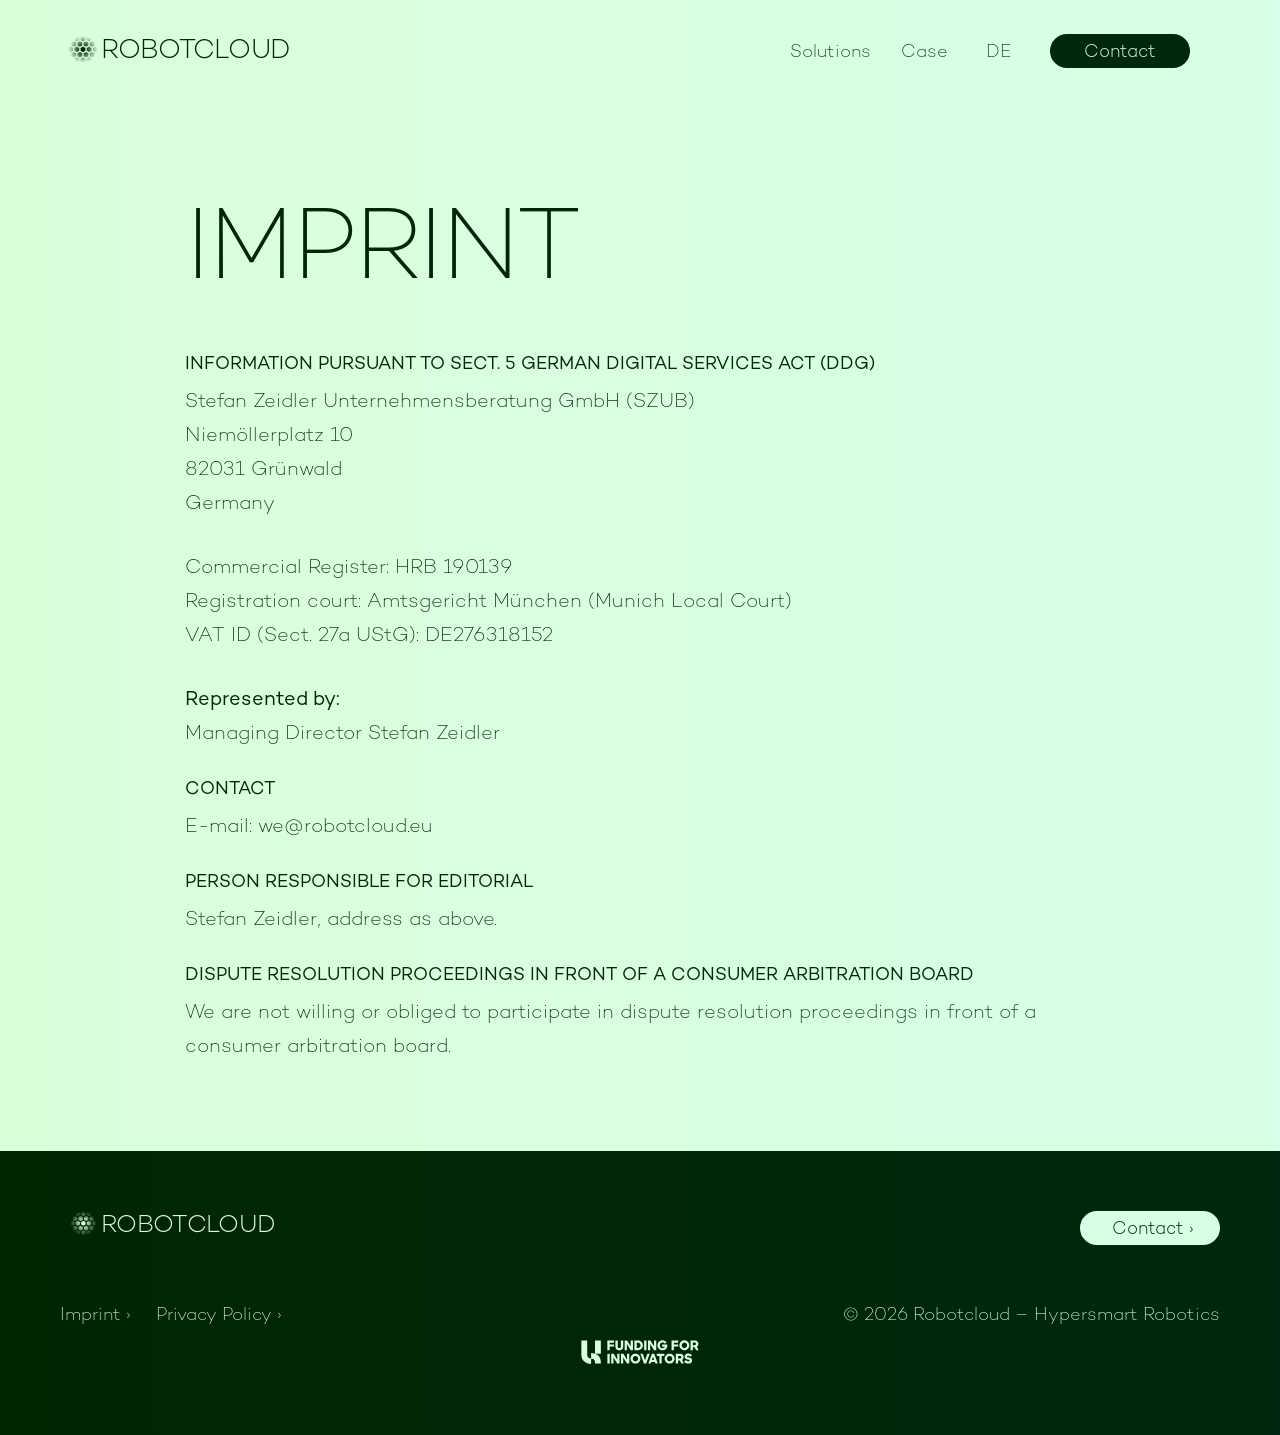
<file: en/imprint/index.html>
<!DOCTYPE html>
<html lang="en-US" itemscope itemtype="https://schema.org/WebPage">
<head>
<meta charset="UTF-8" />
<meta name="viewport" content="width=device-width" />
<link rel="preload" as="font" href="../../wp-content/themes/robotcloud/fonts/el.woff2" type="font/woff2" crossorigin="anonymous">
<link rel="preload" as="font" href="../../wp-content/themes/robotcloud/fonts/l.woff2" type="font/woff2" crossorigin="anonymous">
<link rel="preload" as="font" href="../../wp-content/themes/robotcloud/fonts/b.woff2" type="font/woff2" crossorigin="anonymous">
<link rel="apple-touch-icon" sizes="180x180" href="../../apple-touch-icon.png">
<link rel="icon" type="image/png" sizes="32x32" href="../../favicon-32x32.png">
<link rel="icon" type="image/png" sizes="16x16" href="../../favicon-16x16.png">
<link rel="manifest" href="../../site.webmanifest">
<link rel="mask-icon" href="../../safari-pinned-tab.svg" color="#5bbad5">
<meta name="msapplication-TileColor" content="#da532c">
<meta name="theme-color" content="#000000">
<meta name='robots' content='index, follow, max-image-preview:large, max-snippet:-1, max-video-preview:-1' />
<style>img:is([sizes="auto" i], [sizes^="auto," i]) { contain-intrinsic-size: 3000px 1500px }</style>
<link rel="alternate" hreflang="en" href="../imprint/" />
<link rel="alternate" hreflang="de" href="../../impressum/" />
<link rel="alternate" hreflang="x-default" href="../../impressum/" />
<!-- This site is optimized with the Yoast SEO plugin v23.7 - https://yoast.com/wordpress/plugins/seo/ -->
<title>Imprint - Robotcloud</title>
<link rel="canonical" href="../../impressum/" />
<meta property="og:locale" content="en_US" />
<meta property="og:type" content="article" />
<meta property="og:title" content="Imprint - Robotcloud" />
<meta property="og:url" content="https://robotcloud.eu/impressum/" />
<meta property="og:site_name" content="Robotcloud" />
<meta property="article:modified_time" content="2023-02-14T18:20:27+00:00" />
<meta name="twitter:card" content="summary_large_image" />
<script type="application/ld+json" class="yoast-schema-graph">{"@context":"https://schema.org","@graph":[{"@type":"WebPage","@id":"https://robotcloud.eu/impressum/","url":"https://robotcloud.eu/impressum/","name":"Imprint - Robotcloud","isPartOf":{"@id":"https://robotcloud.eu/#website"},"datePublished":"2022-06-16T10:19:40+00:00","dateModified":"2023-02-14T18:20:27+00:00","breadcrumb":{"@id":"https://robotcloud.eu/impressum/#breadcrumb"},"inLanguage":"en-US","potentialAction":[{"@type":"ReadAction","target":["https://robotcloud.eu/impressum/"]}]},{"@type":"BreadcrumbList","@id":"https://robotcloud.eu/impressum/#breadcrumb","itemListElement":[{"@type":"ListItem","position":1,"name":"Startseite","item":"https://robotcloud.eu/en/"},{"@type":"ListItem","position":2,"name":"Imprint"}]},{"@type":"WebSite","@id":"https://robotcloud.eu/#website","url":"https://robotcloud.eu/","name":"Robotcloud","description":"AI-based saas solutions for industrial robotics","publisher":{"@id":"https://robotcloud.eu/#organization"},"potentialAction":[{"@type":"SearchAction","target":{"@type":"EntryPoint","urlTemplate":"https://robotcloud.eu/?s={search_term_string}"},"query-input":{"@type":"PropertyValueSpecification","valueRequired":true,"valueName":"search_term_string"}}],"inLanguage":"en-US"},{"@type":"Organization","@id":"https://robotcloud.eu/#organization","name":"Robotcloud – Hypersmart Robotics","url":"https://robotcloud.eu/","logo":{"@type":"ImageObject","inLanguage":"en-US","@id":"https://robotcloud.eu/#/schema/logo/image/","url":"https://robotcloud.eu/wp-content/uploads/2022/06/robotcloud.png","contentUrl":"https://robotcloud.eu/wp-content/uploads/2022/06/robotcloud.png","width":558,"height":558,"caption":"Robotcloud – Hypersmart Robotics"},"image":{"@id":"https://robotcloud.eu/#/schema/logo/image/"}}]}</script>
<!-- / Yoast SEO plugin. -->
<link rel="alternate" type="application/rss+xml" title="Robotcloud &raquo; Feed" href="../feed/index.html" />
<link rel="alternate" type="application/rss+xml" title="Robotcloud &raquo; Comments Feed" href="../comments/feed/index.html" />
<!-- <link rel='stylesheet' id='wp-block-library-css' href='https://robotcloud.eu/wp-includes/css/dist/block-library/style.min.css?ver=75d3181b9fa6a708e0c831fac6893590' type='text/css' media='all' /> -->
<link rel="stylesheet" type="text/css" href="../../wp-content/cache/wpfc-minified/95y6j4j9/7ul9y.css" media="all"/>
<style id='classic-theme-styles-inline-css' type='text/css'>
/*! This file is auto-generated */
.wp-block-button__link{color:#fff;background-color:#32373c;border-radius:9999px;box-shadow:none;text-decoration:none;padding:calc(.667em + 2px) calc(1.333em + 2px);font-size:1.125em}.wp-block-file__button{background:#32373c;color:#fff;text-decoration:none}
</style>
<style id='global-styles-inline-css' type='text/css'>
:root{--wp--preset--aspect-ratio--square: 1;--wp--preset--aspect-ratio--4-3: 4/3;--wp--preset--aspect-ratio--3-4: 3/4;--wp--preset--aspect-ratio--3-2: 3/2;--wp--preset--aspect-ratio--2-3: 2/3;--wp--preset--aspect-ratio--16-9: 16/9;--wp--preset--aspect-ratio--9-16: 9/16;--wp--preset--color--black: #000000;--wp--preset--color--cyan-bluish-gray: #abb8c3;--wp--preset--color--white: #ffffff;--wp--preset--color--pale-pink: #f78da7;--wp--preset--color--vivid-red: #cf2e2e;--wp--preset--color--luminous-vivid-orange: #ff6900;--wp--preset--color--luminous-vivid-amber: #fcb900;--wp--preset--color--light-green-cyan: #7bdcb5;--wp--preset--color--vivid-green-cyan: #00d084;--wp--preset--color--pale-cyan-blue: #8ed1fc;--wp--preset--color--vivid-cyan-blue: #0693e3;--wp--preset--color--vivid-purple: #9b51e0;--wp--preset--gradient--vivid-cyan-blue-to-vivid-purple: linear-gradient(135deg,rgba(6,147,227,1) 0%,rgb(155,81,224) 100%);--wp--preset--gradient--light-green-cyan-to-vivid-green-cyan: linear-gradient(135deg,rgb(122,220,180) 0%,rgb(0,208,130) 100%);--wp--preset--gradient--luminous-vivid-amber-to-luminous-vivid-orange: linear-gradient(135deg,rgba(252,185,0,1) 0%,rgba(255,105,0,1) 100%);--wp--preset--gradient--luminous-vivid-orange-to-vivid-red: linear-gradient(135deg,rgba(255,105,0,1) 0%,rgb(207,46,46) 100%);--wp--preset--gradient--very-light-gray-to-cyan-bluish-gray: linear-gradient(135deg,rgb(238,238,238) 0%,rgb(169,184,195) 100%);--wp--preset--gradient--cool-to-warm-spectrum: linear-gradient(135deg,rgb(74,234,220) 0%,rgb(151,120,209) 20%,rgb(207,42,186) 40%,rgb(238,44,130) 60%,rgb(251,105,98) 80%,rgb(254,248,76) 100%);--wp--preset--gradient--blush-light-purple: linear-gradient(135deg,rgb(255,206,236) 0%,rgb(152,150,240) 100%);--wp--preset--gradient--blush-bordeaux: linear-gradient(135deg,rgb(254,205,165) 0%,rgb(254,45,45) 50%,rgb(107,0,62) 100%);--wp--preset--gradient--luminous-dusk: linear-gradient(135deg,rgb(255,203,112) 0%,rgb(199,81,192) 50%,rgb(65,88,208) 100%);--wp--preset--gradient--pale-ocean: linear-gradient(135deg,rgb(255,245,203) 0%,rgb(182,227,212) 50%,rgb(51,167,181) 100%);--wp--preset--gradient--electric-grass: linear-gradient(135deg,rgb(202,248,128) 0%,rgb(113,206,126) 100%);--wp--preset--gradient--midnight: linear-gradient(135deg,rgb(2,3,129) 0%,rgb(40,116,252) 100%);--wp--preset--font-size--small: 13px;--wp--preset--font-size--medium: 20px;--wp--preset--font-size--large: 36px;--wp--preset--font-size--x-large: 42px;--wp--preset--spacing--20: 0.44rem;--wp--preset--spacing--30: 0.67rem;--wp--preset--spacing--40: 1rem;--wp--preset--spacing--50: 1.5rem;--wp--preset--spacing--60: 2.25rem;--wp--preset--spacing--70: 3.38rem;--wp--preset--spacing--80: 5.06rem;--wp--preset--shadow--natural: 6px 6px 9px rgba(0, 0, 0, 0.2);--wp--preset--shadow--deep: 12px 12px 50px rgba(0, 0, 0, 0.4);--wp--preset--shadow--sharp: 6px 6px 0px rgba(0, 0, 0, 0.2);--wp--preset--shadow--outlined: 6px 6px 0px -3px rgba(255, 255, 255, 1), 6px 6px rgba(0, 0, 0, 1);--wp--preset--shadow--crisp: 6px 6px 0px rgba(0, 0, 0, 1);}:where(.is-layout-flex){gap: 0.5em;}:where(.is-layout-grid){gap: 0.5em;}body .is-layout-flex{display: flex;}.is-layout-flex{flex-wrap: wrap;align-items: center;}.is-layout-flex > :is(*, div){margin: 0;}body .is-layout-grid{display: grid;}.is-layout-grid > :is(*, div){margin: 0;}:where(.wp-block-columns.is-layout-flex){gap: 2em;}:where(.wp-block-columns.is-layout-grid){gap: 2em;}:where(.wp-block-post-template.is-layout-flex){gap: 1.25em;}:where(.wp-block-post-template.is-layout-grid){gap: 1.25em;}.has-black-color{color: var(--wp--preset--color--black) !important;}.has-cyan-bluish-gray-color{color: var(--wp--preset--color--cyan-bluish-gray) !important;}.has-white-color{color: var(--wp--preset--color--white) !important;}.has-pale-pink-color{color: var(--wp--preset--color--pale-pink) !important;}.has-vivid-red-color{color: var(--wp--preset--color--vivid-red) !important;}.has-luminous-vivid-orange-color{color: var(--wp--preset--color--luminous-vivid-orange) !important;}.has-luminous-vivid-amber-color{color: var(--wp--preset--color--luminous-vivid-amber) !important;}.has-light-green-cyan-color{color: var(--wp--preset--color--light-green-cyan) !important;}.has-vivid-green-cyan-color{color: var(--wp--preset--color--vivid-green-cyan) !important;}.has-pale-cyan-blue-color{color: var(--wp--preset--color--pale-cyan-blue) !important;}.has-vivid-cyan-blue-color{color: var(--wp--preset--color--vivid-cyan-blue) !important;}.has-vivid-purple-color{color: var(--wp--preset--color--vivid-purple) !important;}.has-black-background-color{background-color: var(--wp--preset--color--black) !important;}.has-cyan-bluish-gray-background-color{background-color: var(--wp--preset--color--cyan-bluish-gray) !important;}.has-white-background-color{background-color: var(--wp--preset--color--white) !important;}.has-pale-pink-background-color{background-color: var(--wp--preset--color--pale-pink) !important;}.has-vivid-red-background-color{background-color: var(--wp--preset--color--vivid-red) !important;}.has-luminous-vivid-orange-background-color{background-color: var(--wp--preset--color--luminous-vivid-orange) !important;}.has-luminous-vivid-amber-background-color{background-color: var(--wp--preset--color--luminous-vivid-amber) !important;}.has-light-green-cyan-background-color{background-color: var(--wp--preset--color--light-green-cyan) !important;}.has-vivid-green-cyan-background-color{background-color: var(--wp--preset--color--vivid-green-cyan) !important;}.has-pale-cyan-blue-background-color{background-color: var(--wp--preset--color--pale-cyan-blue) !important;}.has-vivid-cyan-blue-background-color{background-color: var(--wp--preset--color--vivid-cyan-blue) !important;}.has-vivid-purple-background-color{background-color: var(--wp--preset--color--vivid-purple) !important;}.has-black-border-color{border-color: var(--wp--preset--color--black) !important;}.has-cyan-bluish-gray-border-color{border-color: var(--wp--preset--color--cyan-bluish-gray) !important;}.has-white-border-color{border-color: var(--wp--preset--color--white) !important;}.has-pale-pink-border-color{border-color: var(--wp--preset--color--pale-pink) !important;}.has-vivid-red-border-color{border-color: var(--wp--preset--color--vivid-red) !important;}.has-luminous-vivid-orange-border-color{border-color: var(--wp--preset--color--luminous-vivid-orange) !important;}.has-luminous-vivid-amber-border-color{border-color: var(--wp--preset--color--luminous-vivid-amber) !important;}.has-light-green-cyan-border-color{border-color: var(--wp--preset--color--light-green-cyan) !important;}.has-vivid-green-cyan-border-color{border-color: var(--wp--preset--color--vivid-green-cyan) !important;}.has-pale-cyan-blue-border-color{border-color: var(--wp--preset--color--pale-cyan-blue) !important;}.has-vivid-cyan-blue-border-color{border-color: var(--wp--preset--color--vivid-cyan-blue) !important;}.has-vivid-purple-border-color{border-color: var(--wp--preset--color--vivid-purple) !important;}.has-vivid-cyan-blue-to-vivid-purple-gradient-background{background: var(--wp--preset--gradient--vivid-cyan-blue-to-vivid-purple) !important;}.has-light-green-cyan-to-vivid-green-cyan-gradient-background{background: var(--wp--preset--gradient--light-green-cyan-to-vivid-green-cyan) !important;}.has-luminous-vivid-amber-to-luminous-vivid-orange-gradient-background{background: var(--wp--preset--gradient--luminous-vivid-amber-to-luminous-vivid-orange) !important;}.has-luminous-vivid-orange-to-vivid-red-gradient-background{background: var(--wp--preset--gradient--luminous-vivid-orange-to-vivid-red) !important;}.has-very-light-gray-to-cyan-bluish-gray-gradient-background{background: var(--wp--preset--gradient--very-light-gray-to-cyan-bluish-gray) !important;}.has-cool-to-warm-spectrum-gradient-background{background: var(--wp--preset--gradient--cool-to-warm-spectrum) !important;}.has-blush-light-purple-gradient-background{background: var(--wp--preset--gradient--blush-light-purple) !important;}.has-blush-bordeaux-gradient-background{background: var(--wp--preset--gradient--blush-bordeaux) !important;}.has-luminous-dusk-gradient-background{background: var(--wp--preset--gradient--luminous-dusk) !important;}.has-pale-ocean-gradient-background{background: var(--wp--preset--gradient--pale-ocean) !important;}.has-electric-grass-gradient-background{background: var(--wp--preset--gradient--electric-grass) !important;}.has-midnight-gradient-background{background: var(--wp--preset--gradient--midnight) !important;}.has-small-font-size{font-size: var(--wp--preset--font-size--small) !important;}.has-medium-font-size{font-size: var(--wp--preset--font-size--medium) !important;}.has-large-font-size{font-size: var(--wp--preset--font-size--large) !important;}.has-x-large-font-size{font-size: var(--wp--preset--font-size--x-large) !important;}
:where(.wp-block-post-template.is-layout-flex){gap: 1.25em;}:where(.wp-block-post-template.is-layout-grid){gap: 1.25em;}
:where(.wp-block-columns.is-layout-flex){gap: 2em;}:where(.wp-block-columns.is-layout-grid){gap: 2em;}
:root :where(.wp-block-pullquote){font-size: 1.5em;line-height: 1.6;}
</style>
<!-- <link rel='stylesheet' id='wpml-blocks-css' href='https://robotcloud.eu/wp-content/plugins/sitepress-multilingual-cms/dist/css/blocks/styles.css?ver=4.6.13' type='text/css' media='all' /> -->
<!-- <link rel='stylesheet' id='contact-form-7-css' href='https://robotcloud.eu/wp-content/plugins/contact-form-7/includes/css/styles.css?ver=6.0' type='text/css' media='all' /> -->
<!-- <link rel='stylesheet' id='wpml-legacy-horizontal-list-0-css' href='https://robotcloud.eu/wp-content/plugins/sitepress-multilingual-cms/templates/language-switchers/legacy-list-horizontal/style.min.css?ver=1' type='text/css' media='all' /> -->
<!-- <link rel='stylesheet' id='robotcloud-style-css' href='https://robotcloud.eu/wp-content/themes/robotcloud/style.css?ver=75d3181b9fa6a708e0c831fac6893590' type='text/css' media='all' /> -->
<link rel="stylesheet" type="text/css" href="../../wp-content/cache/wpfc-minified/49qlxh8/7ul9y.css" media="all"/>
<script src='../../wp-content/cache/wpfc-minified/jpvd5i2j/7ul9y.js' type="text/javascript"></script>
<!-- <script type="text/javascript" src="https://robotcloud.eu/wp-includes/js/jquery/jquery.min.js?ver=3.7.1" id="jquery-core-js"></script> -->
<!-- <script type="text/javascript" src="https://robotcloud.eu/wp-includes/js/jquery/jquery-migrate.min.js?ver=3.4.1" id="jquery-migrate-js"></script> -->
<!-- <script type="text/javascript" src="https://robotcloud.eu/wp-content/themes/robotcloud/js/swiper-bundle.min.js?ver=1" id="robot-swiper-js-js"></script> -->
<link rel="https://api.w.org/" href="../wp-json/index.html" /><link rel="alternate" title="JSON" type="application/json" href="../wp-json/wp/v2/pages/260" /><link rel="EditURI" type="application/rsd+xml" title="RSD" href="../../xmlrpc.php@rsd" />
<link rel='shortlink' href='../imprint/' />
<link rel="alternate" title="oEmbed (JSON)" type="application/json+oembed" href="../wp-json/oembed/1.0/embed@url=https%253A%252F%252Frobotcloud.eu%252Fen%252Fimprint%252F" />
<link rel="alternate" title="oEmbed (XML)" type="text/xml+oembed" href="../wp-json/oembed/1.0/embed@url=https%253A%252F%252Frobotcloud.eu%252Fen%252Fimprint%252F&amp;format=xml" />
<meta name="generator" content="WPML ver:4.6.13 stt:1,3;" />
<script>document.createElement( "picture" );if(!window.HTMLPictureElement && document.addEventListener) {window.addEventListener("DOMContentLoaded", function() {var s = document.createElement("script");s.src = "https://robotcloud.eu/wp-content/plugins/webp-express/js/picturefill.min.js";document.body.appendChild(s);});}</script>    </head>
<body class="wp-singular page-template-default page page-id-260 wp-embed-responsive wp-theme-robotcloud">
<a class="skip-to-content visuallyhidden" href="../imprint/#content">Skip to content</a>
<div id="wrapper" class="hfeed wrapper">
<div id="wrapper-overlay" class="wrapper-gradient"></div>
<header id="page-header" class="page-header" role="banner">
<input type="checkbox" id="main-navigation" class="menu-trigger visuallyhidden" aria-labelledby="main-menu-toggle-label">
<div class="page-header__wrapper">
<div class="page-header__logo-wrapper">
<a href="../../index.html" aria-label="Startseite" class="page-header__logo-link" itemprop="publisher" itemscope itemtype="https://schema.org/Organization">
<svg class="page-header__logo icon icon--robotcloud" ><use xlink:href="#logo-robotcloud"></use></svg>                    </a>
</div>
<nav id="primary-menu-toggle" class="main-navigation" role="navigation" itemscope itemtype="https://schema.org/SiteNavigationElement">
<ul role="list" class="main-navigation__container">
<li>
<a href="../index.html#solutions">Solutions</a>
</li>
<li>
<a href="../index.html#case">Case</a>
</li>
<li>
<div class="language-switch language-switch--en">
<div class="wpml-ls-statics-shortcode_actions wpml-ls wpml-ls-touch-device wpml-ls-legacy-list-horizontal">
<ul><li class="wpml-ls-slot-shortcode_actions wpml-ls-item wpml-ls-item-de wpml-ls-first-item wpml-ls-last-item wpml-ls-item-legacy-list-horizontal">
<a href="../../impressum/" class="wpml-ls-link">
<img
class="wpml-ls-flag"
src="../../wp-content/plugins/sitepress-multilingual-cms/res/flags/de.png"
alt="German"
width=18
height=12
/></a>
</li></ul>
</div>
</div>                        </li>
<li>
<a href="../contact.html" class="button"><span>Contact</span></a>                            </li>
</ul>
</nav>
<label id="main-menu-toggle-label" for="main-navigation" aria-label="open Mainnavigation" class="page-header__menu-label menu-trigger-label">
<span class="menu-trigger-label__element"></span>
<span class="menu-trigger-label__element"></span>
<span class="menu-trigger-label__element"></span>
</label>
</div>
</header>
<div id="container" class="site-content">
<main id="content" role="main">
<article id="post-260" class="post-260 page type-page status-publish hentry">
<div class="entry-content" itemprop="mainContentOfPage">
<div class="component-container"><div class="content-container"><div class="column-container"><div class="column"><div class="custom-section"><h1 class="headline--1">Imprint</h1><div class="text-content "><h2 class="headline--3">Information pursuant to Sect. 5 German Digital Services Act (DDG)</h2>
<p><small>Stefan Zeidler Unternehmensberatung GmbH (SZUB)<br />
Niemöllerplatz 10<br />
82031 Grünwald<br />
Germany</small></p>
<p><small>Commercial Register: HRB 190139<br />
Registration court: Amtsgericht M&uuml;nchen (Munich Local Court)<br />
VAT ID (Sect. 27a UStG): DE276318152</small></p>
<p><small><strong>Represented by:</strong><br />
Managing Director Stefan Zeidler</small></p>
<h2 class="headline--3">Contact</h2>
<p><small>
E-mail: we@robotcloud.eu</small></p>
<h2 class="headline--3">Person responsible for editorial</h2>
<p><small>Stefan Zeidler, address as above.</small></p>
<h2 class="headline--3">Dispute resolution proceedings in front of a consumer arbitration board</h2>
<p><small>We are not willing or obliged to participate in dispute resolution proceedings in front of a consumer arbitration board.</small></p>
</div></div></div></div></div></div>
</div>
</article>
</main>
    </div> 
<div class="component-container component-container--large component-container--padding-none component-container--bg component-container--bg-theme-1">
<div class="content-container">
<div class="column-container">
<div class="column">
<footer class="footer" role="contentinfo">
<div class="footer__row">
<div class="footer__column">
<a href="../../index.html" class="footer__logo">
<svg class="icon icon--robotcloud" ><use xlink:href="#logo-robotcloud-invert"></use></svg>                                </a>
</div>
<div class="footer__column">
<a class="button" href="../contact.html" ><span>Contact</span></a>                            </div>
<div class="footer__column">
<nav id="footer-navigation" class="footer__navigation">
<div class="footer__navigation-container"><ul id="footer-menu" class="menu"><li id="menu-item-267" class="menu-item menu-item-type-post_type menu-item-object-page current-menu-item page_item page-item-260 current_page_item menu-item-267"><a href="../imprint/" aria-current="page" itemprop="url">Imprint</a></li>
<li id="menu-item-268" class="menu-item menu-item-type-post_type menu-item-object-page menu-item-268"><a href="../privacy-policy/" itemprop="url">Privacy Policy</a></li>
</ul></div>                                </nav>
</div>
<div class="footer__column">
<div id="copyright">
&copy; 2026 Robotcloud – Hypersmart Robotics
</div>
</div>
</div>
<div class="footer__row-icon">
<a href="https://funding.unternehmertum.de/en" target="_blank">
<svg class="" ><use xlink:href="#icon-funding"></use></svg>                            </a>
</div>
</footer>
</div>
</div>
</div>
</div>

</div>
<script type="speculationrules">
{"prefetch":[{"source":"document","where":{"and":[{"href_matches":"\/en\/*"},{"not":{"href_matches":["\/wp-*.php","\/wp-admin\/*","\/wp-content\/uploads\/*","\/wp-content\/*","\/wp-content\/plugins\/*","\/wp-content\/themes\/robotcloud\/*","\/en\/*\\?(.+)"]}},{"not":{"selector_matches":"a[rel~=\"nofollow\"]"}},{"not":{"selector_matches":".no-prefetch, .no-prefetch a"}}]},"eagerness":"conservative"}]}
</script>
<svg xmlns="http://www.w3.org/2000/svg" style="position:absolute; width: 0; height: 0;"><symbol id="logo-robotcloud" viewBox="0 0 263 39">
<defs>
<radialGradient id="logo-rc" cx=".5" cy=".5" r=".5" gradientUnits="objectBoundingBox">
<stop offset="0"/>
<stop offset=".138"/>
<stop offset="1" stop-opacity="0"/>
</radialGradient>
</defs>
<text transform="translate(39 27)" font-size="32" font-family="Campton-Light, Campton" font-weight="300" letter-spacing="-.025em"><tspan x="0" y="0">ROBOTCLOUD</tspan></text>
<path d="m781.619 192.642 2.849 1.645 2.849-1.645v-3.29l-2.849-1.645-2.849 1.645Zm-.8-4.7 2.849-1.645V183l-2.849-1.645-2.845 1.645v3.289Zm0 6.117-2.849 1.645v3.289l2.849 1.645 2.849-1.645V195.7Zm-6.494-1.414 2.849 1.645 2.849-1.645v-3.29l-2.849-1.645-2.849 1.645Zm-.8-4.7 2.849-1.645V183l-2.849-1.645-2.842 1.645v3.289Zm0 6.117-2.849 1.645v3.289l2.849 1.645 2.849-1.645V195.7Zm-6.494-1.414 2.849 1.645 2.849-1.645v-3.29l-2.849-1.645-2.849 1.645Zm-.8-4.7 2.849-1.645V183l-2.849-1.645-2.838 1.645v3.289Zm0 6.117-2.849 1.645v3.289l2.849 1.645 2.849-1.645V195.7Zm-3.645-6.348-2.849 1.645v3.29l2.849 1.645 2.849-1.645v-3.29Zm-.8-4.7-2.849-1.645L756.1 183v3.289l2.849 1.645 2.849-1.645Zm3.645-6.348-2.849-1.645-2.849 1.645v3.29l2.849 1.645 2.849-1.645Zm.8-1.414 2.849-1.645v-3.289l-2.849-1.645-2.849 1.645v3.279Zm6.494 1.414-2.849-1.645-2.849 1.645v3.29l2.849 1.645 2.849-1.645Zm.8-1.414 2.849-1.645v-3.289l-2.849-1.645-2.849 1.645v3.279Zm6.494 1.414-2.849-1.645-2.849 1.645v3.29l2.849 1.645 2.849-1.645Zm.8-1.414 2.849-1.645v-3.289l-2.849-1.645-2.849 1.645v3.279Zm3.645 6.348 2.849-1.645v-3.29l-2.849-1.645-2.849 1.645v3.29Zm6.494 4.7V183l-2.849-1.645-2.845 1.645v3.289l2.849 1.645Z" transform="translate(-756.102 -167.663)" fill="url(#logo-rc)"/>
</symbol><symbol id="logo-robotcloud-invert" viewBox="0 0 264 39">
<defs>
<radialGradient id="logo-invert" cx=".5" cy=".5" r=".5" gradientUnits="objectBoundingBox">
<stop offset="0" stop-color="#fff"/>
<stop offset=".138" stop-color="#fff"/>
<stop offset="1" stop-color="#fff" stop-opacity="0"/>
</radialGradient>
</defs>
<text transform="translate(40 27)" fill="#fff" font-size="32" font-family="Campton-Light, Campton" font-weight="300" letter-spacing="-.025em"><tspan x="0" y="0">ROBOTCLOUD</tspan></text>
<path d="m781.619 192.642 2.849 1.645 2.849-1.645v-3.29l-2.849-1.645-2.849 1.645Zm-.8-4.7 2.849-1.645V183l-2.849-1.645-2.845 1.645v3.289Zm0 6.117-2.849 1.645v3.289l2.849 1.645 2.849-1.645V195.7Zm-6.494-1.414 2.849 1.645 2.849-1.645v-3.29l-2.849-1.645-2.849 1.645Zm-.8-4.7 2.849-1.645V183l-2.849-1.645-2.842 1.645v3.289Zm0 6.117-2.849 1.645v3.289l2.849 1.645 2.849-1.645V195.7Zm-6.494-1.414 2.849 1.645 2.849-1.645v-3.29l-2.849-1.645-2.849 1.645Zm-.8-4.7 2.849-1.645V183l-2.849-1.645-2.838 1.645v3.289Zm0 6.117-2.849 1.645v3.289l2.849 1.645 2.849-1.645V195.7Zm-3.645-6.348-2.849 1.645v3.29l2.849 1.645 2.849-1.645v-3.29Zm-.8-4.7-2.849-1.645L756.1 183v3.289l2.849 1.645 2.849-1.645Zm3.645-6.348-2.849-1.645-2.849 1.645v3.29l2.849 1.645 2.849-1.645Zm.8-1.414 2.849-1.645v-3.289l-2.849-1.645-2.849 1.645v3.279Zm6.494 1.414-2.849-1.645-2.849 1.645v3.29l2.849 1.645 2.849-1.645Zm.8-1.414 2.849-1.645v-3.289l-2.849-1.645-2.849 1.645v3.279Zm6.494 1.414-2.849-1.645-2.849 1.645v3.29l2.849 1.645 2.849-1.645Zm.8-1.414 2.849-1.645v-3.289l-2.849-1.645-2.849 1.645v3.279Zm3.645 6.348 2.849-1.645v-3.29l-2.849-1.645-2.849 1.645v3.29Zm6.494 4.7V183l-2.849-1.645-2.845 1.645v3.289l2.849 1.645Z" transform="translate(-756.102 -168.663)" fill="url(#logo-invert)"/>
</symbol><symbol id="icon-funding" viewBox="0 0 677 222">
<path d="M83.7,122.8c0,6.2,1.8,10.9,5.3,14.3c3.5,3.3,8,5,13.6,5v25.8c-7.1,0-13.6-1-19.5-3c-5.8-2-10.8-5-14.8-8.8   s-7.2-8.6-9.4-14.1c-2.2-5.6-3.4-12-3.4-19.1v-11.1V55.5h28.2v56.2V122.8 M121.4,119h28.2V55.5h-28.2   C121.4,55.5,121.4,119,121.4,119z M146.2,142.2c-2.2-5.6-5.4-10.3-9.4-14.1c-4-3.9-9-6.8-14.8-8.8c-5.9-2-12.3-3-19.5-3V142   c5.6,0,10.1,1.7,13.6,5s5.3,8.1,5.3,14.3v5.1h28.2v-5.1C149.6,154.1,148.5,147.8,146.2,142.2"></path>
<path d="M181,55.5h32.2V66h-21v8.3h21v10.3h-21v17.6H181V55.5z"></path>
<path d="M238.6,102.9c-2.9,0-5.5-0.4-7.9-1.3c-2.3-0.9-4.3-2.1-5.9-3.7c-1.6-1.6-2.9-3.6-3.8-6    c-0.9-2.4-1.3-5-1.3-8.1V55.5h11.4v28.4c0,2.6,0.7,4.6,2,6c1.3,1.4,3.2,2.1,5.5,2.1c2.3,0,4.1-0.7,5.5-2.1c1.4-1.4,2.1-3.4,2.1-6    V55.5h11.4v28.4c0,3-0.4,5.7-1.3,8.1c-0.9,2.4-2.2,4.3-3.8,6c-1.6,1.6-3.6,2.9-6,3.7C244.1,102.5,241.5,102.9,238.6,102.9z"></path>
<path d="M264.4,55.5h11.7l17.6,28.1V55.5h10.7v46.8h-10.8l-18.4-29.5v29.5h-10.7V55.5z"></path>
<path d="M311.5,55.5h16.6c3.6,0,7,0.6,9.9,1.8c3,1.2,5.6,2.8,7.7,4.9c2.1,2.1,3.8,4.6,5,7.4c1.2,2.8,1.8,5.9,1.8,9.3    c0,3.3-0.6,6.4-1.8,9.3c-1.2,2.9-2.9,5.3-5,7.4c-2.1,2.1-4.7,3.7-7.7,4.9c-3,1.2-6.2,1.8-9.7,1.8h-16.8V55.5z M322.6,65.8v26h5.1    c2.1,0,3.9-0.3,5.5-1c1.6-0.7,3.1-1.6,4.2-2.8c1.2-1.2,2.1-2.6,2.7-4.1c0.6-1.6,0.9-3.3,0.9-5.1c0-1.8-0.3-3.5-0.9-5.1    c-0.6-1.6-1.5-3-2.6-4.1c-1.2-1.2-2.6-2.1-4.3-2.8c-1.7-0.7-3.6-1-5.8-1H322.6z"></path>
<path d="M358.5,55.5h11.3v46.8h-11.3V55.5z"></path>
<path d="M377,55.5h11.7l17.6,28.1V55.5H417v46.8h-10.8l-18.4-29.5v29.5H377V55.5z"></path>
<path d="M447.5,102.9c-3.8,0-7.2-0.6-10.3-1.9s-5.6-3-7.7-5.2c-2.1-2.2-3.7-4.8-4.9-7.7c-1.1-2.9-1.7-6-1.7-9.2    c0-3.4,0.6-6.5,1.8-9.5c1.2-3,2.9-5.5,5-7.6c2.1-2.1,4.7-3.8,7.6-5.1c3-1.2,6.2-1.9,9.8-1.9c4.5,0,8.4,0.9,11.7,2.6    c3.3,1.7,6.1,4,8.3,6.9l-9.4,6.6c-1.1-1.8-2.6-3.1-4.3-4c-1.8-0.9-3.9-1.4-6.3-1.4c-1.8,0-3.5,0.3-5.1,1c-1.6,0.7-3,1.6-4.1,2.8    c-1.2,1.2-2.1,2.6-2.8,4.3c-0.7,1.6-1,3.4-1,5.4c0,2,0.3,3.8,1,5.5c0.6,1.6,1.5,3,2.7,4.2c1.2,1.2,2.6,2.1,4.2,2.8    c1.6,0.6,3.4,1,5.3,1c2.7,0,5-0.6,6.8-1.9c1.8-1.3,3.2-3.1,4-5.4h-13V74.6h25.2v5.3c0,3.1-0.5,6-1.6,8.8c-1.1,2.8-2.6,5.3-4.6,7.3    c-2,2.1-4.4,3.8-7.2,5C453.9,102.3,450.9,102.9,447.5,102.9z"></path>
<path d="M490.8,55.5H523V66h-21v8.3h21v10.3h-21v17.6h-11.2V55.5z"></path>
<path d="M552.6,102.9c-3.3,0-6.5-0.6-9.4-1.9c-2.9-1.3-5.4-3-7.6-5.1c-2.2-2.2-3.9-4.7-5.1-7.6    c-1.2-2.9-1.9-6.1-1.9-9.4c0-3.3,0.6-6.5,1.9-9.4c1.2-2.9,2.9-5.5,5.1-7.6c2.2-2.2,4.7-3.9,7.6-5.2s6-1.9,9.4-1.9    c3.3,0,6.5,0.6,9.4,1.9c2.9,1.3,5.5,3,7.6,5.2c2.2,2.2,3.9,4.7,5.1,7.6c1.2,2.9,1.9,6,1.9,9.4c0,3.3-0.6,6.5-1.9,9.4    c-1.2,2.9-2.9,5.5-5.1,7.6c-2.2,2.2-4.7,3.9-7.6,5.1C559.1,102.3,555.9,102.9,552.6,102.9z M552.6,91.9c1.8,0,3.5-0.3,5.1-1    c1.6-0.7,2.9-1.6,4-2.8c1.1-1.2,2-2.6,2.7-4.1s1-3.2,1-5c0-1.8-0.3-3.5-1-5.1c-0.6-1.6-1.5-3-2.7-4.2c-1.2-1.2-2.5-2.1-4.1-2.8    c-1.6-0.7-3.2-1-5-1c-1.8,0-3.5,0.3-5,1c-1.6,0.7-2.9,1.6-4,2.8c-1.1,1.2-2,2.6-2.6,4.2c-0.6,1.6-1,3.3-1,5.1c0,1.8,0.3,3.5,0.9,5    s1.5,2.9,2.6,4.1c1.1,1.2,2.5,2.1,4,2.8C549,91.6,550.7,91.9,552.6,91.9z"></path>
<path d="M582.5,55.5h20.1c2.8,0,5.3,0.4,7.5,1.3c2.2,0.9,4,2,5.5,3.5c1.5,1.5,2.6,3.2,3.4,5.1c0.8,1.9,1.2,4,1.2,6.3    c0,3-0.7,5.7-2,8.1c-1.3,2.4-3.2,4.3-5.5,5.7l8.7,16.9H609l-6.6-14.1h-8.8v14.1h-11.2V55.5z M593.6,65.7v12.4h8.1    c2.4,0,4.2-0.6,5.3-1.8c1.1-1.2,1.7-2.7,1.7-4.5c0-1.9-0.6-3.4-1.7-4.5c-1.2-1.1-2.9-1.6-5.3-1.6H593.6z"></path>
<path d="M181.1,119.7h11.3v46.8h-11.3V119.7z"></path>
<path d="M199.6,119.7h11.7l17.6,28.1v-28.1h10.7v46.8h-10.8L210.3,137v29.5h-10.7V119.7z"></path>
<path d="M246.7,119.7h11.7l17.6,28.1v-28.1h10.7v46.8h-10.8L257.4,137v29.5h-10.7V119.7z"></path>
<path d="M316.5,167.1c-3.3,0-6.5-0.6-9.4-1.9c-2.9-1.3-5.4-3-7.6-5.1c-2.2-2.2-3.9-4.7-5.1-7.6    c-1.2-2.9-1.9-6.1-1.9-9.4c0-3.3,0.6-6.5,1.9-9.4c1.2-2.9,2.9-5.5,5.1-7.6c2.2-2.2,4.7-3.9,7.6-5.2c2.9-1.3,6-1.9,9.4-1.9    s6.5,0.6,9.4,1.9c2.9,1.3,5.5,3,7.6,5.2c2.2,2.2,3.9,4.7,5.1,7.6c1.2,2.9,1.9,6,1.9,9.4c0,3.3-0.6,6.5-1.9,9.4    c-1.2,2.9-2.9,5.5-5.1,7.6c-2.2,2.2-4.7,3.9-7.6,5.1C323,166.5,319.8,167.1,316.5,167.1z M316.5,156.1c1.8,0,3.5-0.3,5.1-1    c1.6-0.7,2.9-1.6,4-2.8c1.1-1.2,2-2.6,2.7-4.1s1-3.2,1-5c0-1.8-0.3-3.5-1-5.1c-0.6-1.6-1.5-3-2.7-4.2c-1.2-1.2-2.5-2.1-4.1-2.8    c-1.6-0.7-3.2-1-5-1s-3.5,0.3-5,1c-1.6,0.7-2.9,1.6-4,2.8c-1.1,1.2-2,2.6-2.6,4.2c-0.6,1.6-1,3.3-1,5.1c0,1.8,0.3,3.5,0.9,5    c0.6,1.6,1.5,2.9,2.6,4.1c1.1,1.2,2.5,2.1,4,2.8C312.9,155.8,314.6,156.1,316.5,156.1z"></path>
<path d="M340.2,119.7h11.7l11,31.6l11.1-31.6h11.6l-17.3,46.8h-10.8L340.2,119.7z"></path>
<path d="M396.2,119.7H407l17.3,46.8H413l-2.4-7h-17.9l-2.4,7h-11.3L396.2,119.7z M396.1,149.7h11l-5.5-15.7    L396.1,149.7z"></path>
<path d="M432.2,130h-12.7v-10.3h36.2V130h-12.6v36.5h-10.9V130z"></path>
<path d="M481.3,167.1c-3.3,0-6.5-0.6-9.4-1.9c-2.9-1.3-5.4-3-7.6-5.1c-2.2-2.2-3.9-4.7-5.1-7.6    c-1.2-2.9-1.9-6.1-1.9-9.4c0-3.3,0.6-6.5,1.9-9.4c1.2-2.9,2.9-5.5,5.1-7.6c2.2-2.2,4.7-3.9,7.6-5.2s6-1.9,9.4-1.9    c3.3,0,6.5,0.6,9.4,1.9c2.9,1.3,5.5,3,7.6,5.2c2.2,2.2,3.9,4.7,5.1,7.6c1.2,2.9,1.9,6,1.9,9.4c0,3.3-0.6,6.5-1.9,9.4    c-1.2,2.9-2.9,5.5-5.1,7.6c-2.2,2.2-4.7,3.9-7.6,5.1C487.8,166.5,484.7,167.1,481.3,167.1z M481.3,156.1c1.8,0,3.5-0.3,5.1-1    c1.6-0.7,2.9-1.6,4-2.8c1.1-1.2,2-2.6,2.7-4.1s1-3.2,1-5c0-1.8-0.3-3.5-1-5.1c-0.6-1.6-1.5-3-2.7-4.2c-1.2-1.2-2.5-2.1-4.1-2.8    c-1.6-0.7-3.2-1-5-1c-1.8,0-3.5,0.3-5,1c-1.6,0.7-2.9,1.6-4,2.8c-1.1,1.2-2,2.6-2.6,4.2c-0.6,1.6-1,3.3-1,5.1c0,1.8,0.3,3.5,0.9,5    s1.5,2.9,2.6,4.1c1.1,1.2,2.5,2.1,4,2.8C477.8,155.8,479.5,156.1,481.3,156.1z"></path>
<path d="M511.2,119.7h20.1c2.8,0,5.3,0.4,7.5,1.3c2.2,0.9,4,2,5.5,3.5c1.5,1.5,2.6,3.2,3.4,5.1c0.8,1.9,1.2,4,1.2,6.3    c0,3-0.7,5.7-2,8.1c-1.3,2.4-3.2,4.3-5.5,5.7l8.7,16.9h-12.3l-6.6-14.1h-8.8v14.1h-11.2V119.7z M522.4,129.9v12.4h8.1    c2.4,0,4.2-0.6,5.3-1.8c1.1-1.2,1.7-2.7,1.7-4.5c0-1.9-0.6-3.4-1.7-4.5c-1.2-1.1-2.9-1.6-5.3-1.6H522.4z"></path>
<path d="M571.9,167.1c-2.6,0-5-0.2-7-0.7c-2.1-0.5-4-1.1-5.6-2c-1.7-0.8-3.2-1.8-4.6-3c-1.3-1.2-2.6-2.4-3.7-3.7    l9.6-7.7c1.4,2.1,3,3.7,4.9,4.9c1.9,1.2,4.1,1.7,6.8,1.7c1.9,0,3.4-0.4,4.4-1.2c1-0.8,1.5-1.9,1.5-3.1c0-0.8-0.2-1.4-0.6-1.9    c-0.4-0.5-1-1-1.8-1.3c-0.8-0.4-1.8-0.7-3-1.1c-1.2-0.3-2.6-0.7-4.3-1.1c-1.7-0.4-3.4-0.9-5.2-1.4s-3.3-1.4-4.7-2.4    c-1.4-1-2.6-2.3-3.5-3.9c-0.9-1.6-1.3-3.6-1.3-6c0-2.1,0.4-4,1.3-5.7c0.9-1.8,2-3.3,3.5-4.6s3.3-2.3,5.4-3    c2.1-0.7,4.4-1.1,6.9-1.1c2.1,0,4.1,0.2,5.8,0.5c1.8,0.4,3.4,0.9,4.8,1.6s2.9,1.6,4.2,2.6c1.3,1,2.6,2.2,3.8,3.6l-9,7    c-1.1-1.8-2.5-3.1-4-4.1c-1.6-1-3.6-1.4-5.9-1.4c-1.9,0-3.3,0.4-4.2,1.3c-0.9,0.9-1.3,1.8-1.3,2.9c0,0.7,0.2,1.3,0.7,1.8    c0.4,0.5,1.1,0.9,1.9,1.2c0.8,0.3,1.8,0.6,3,0.9c1.2,0.3,2.5,0.6,3.9,0.9c1.8,0.4,3.5,0.9,5.3,1.4c1.8,0.6,3.4,1.4,4.9,2.4    c1.5,1,2.7,2.4,3.6,4c0.9,1.6,1.4,3.7,1.4,6.2c0,2.2-0.4,4.3-1.3,6.1s-2.1,3.5-3.7,4.8c-1.6,1.4-3.5,2.4-5.6,3.2    C576.8,166.7,574.5,167.1,571.9,167.1z"></path>
</symbol></svg><script type="text/javascript" src="../../wp-content/themes/robotcloud/js/index.js@z=432&amp;ver=0.1" id="robot-js-js"></script>
</body>
</html><!--
Performance optimized by Redis Object Cache. Learn more: https://wprediscache.com
Retrieved 1128 objects (435 KB) from Redis using PhpRedis (v6.2.0).
-->
<!-- WP Fastest Cache file was created in 0.18339395523071 seconds, on 22-09-25 13:54:42 --><!-- via php -->
</file>
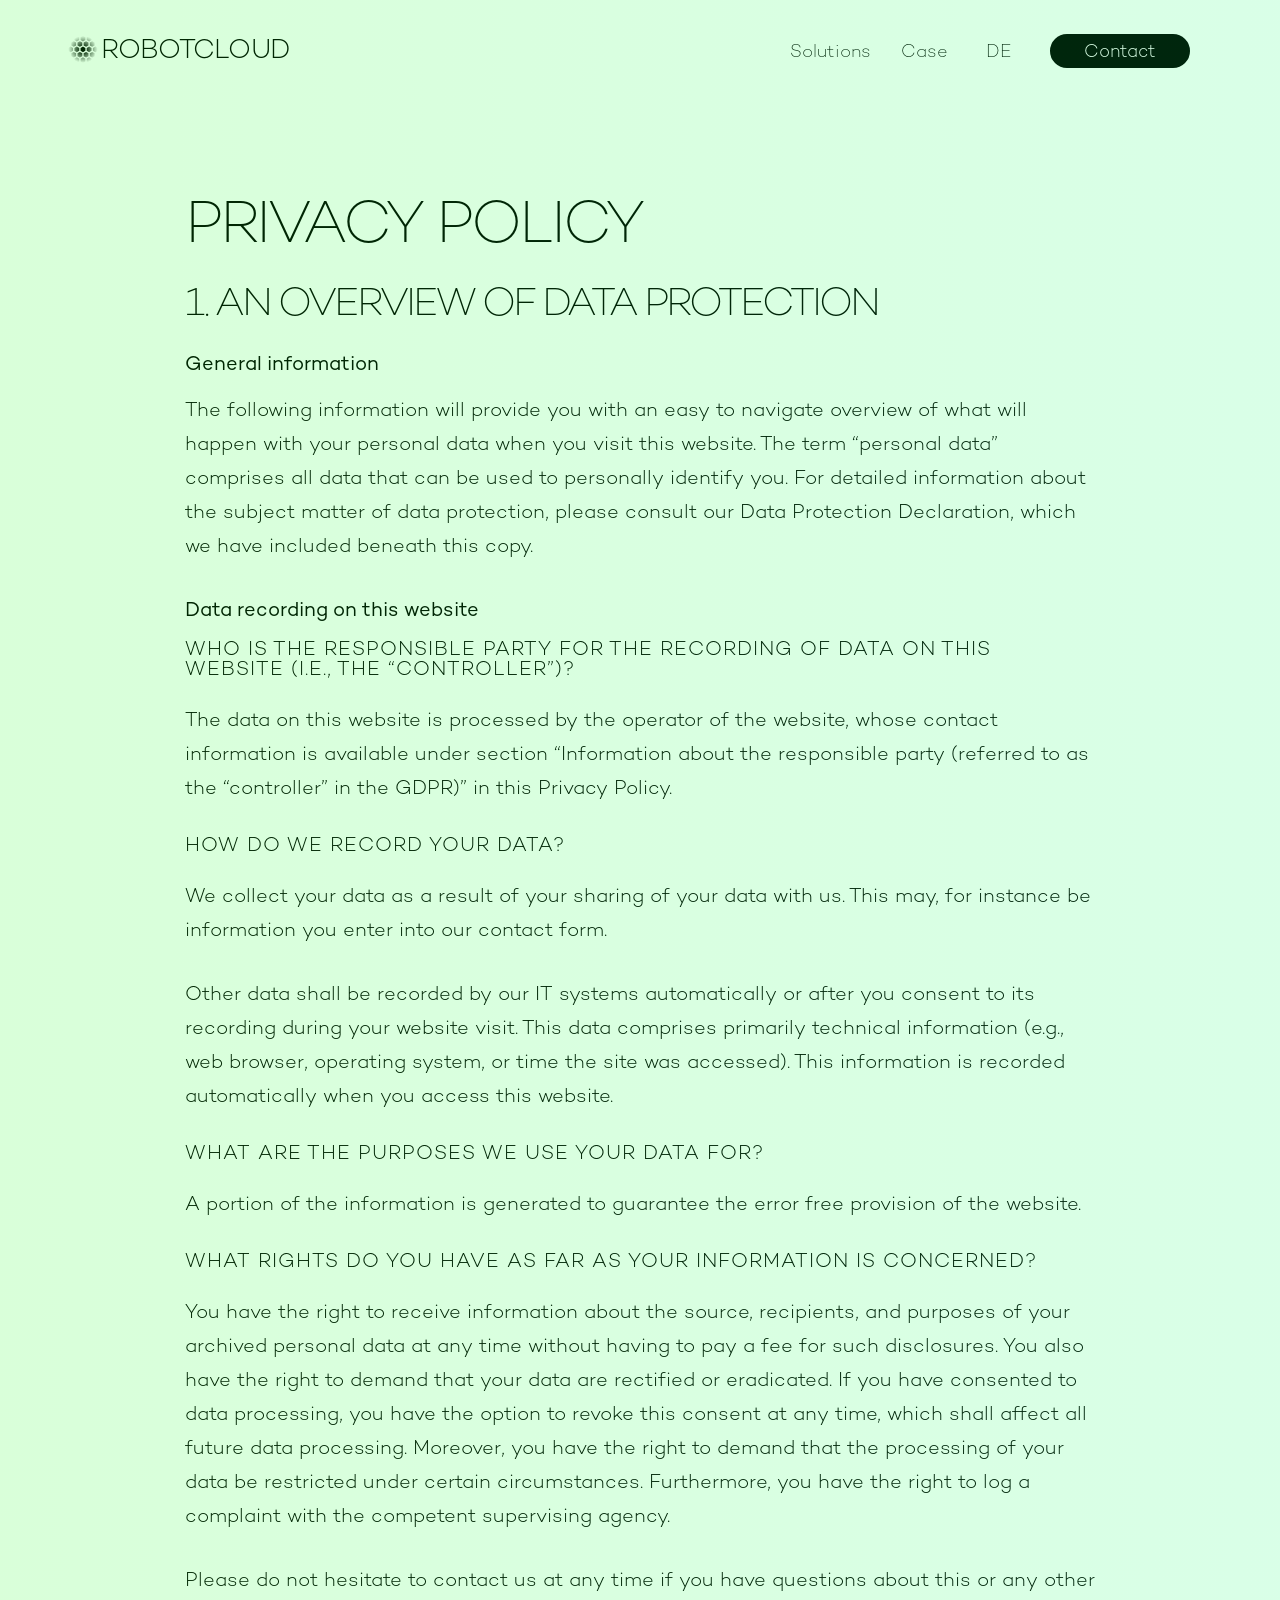
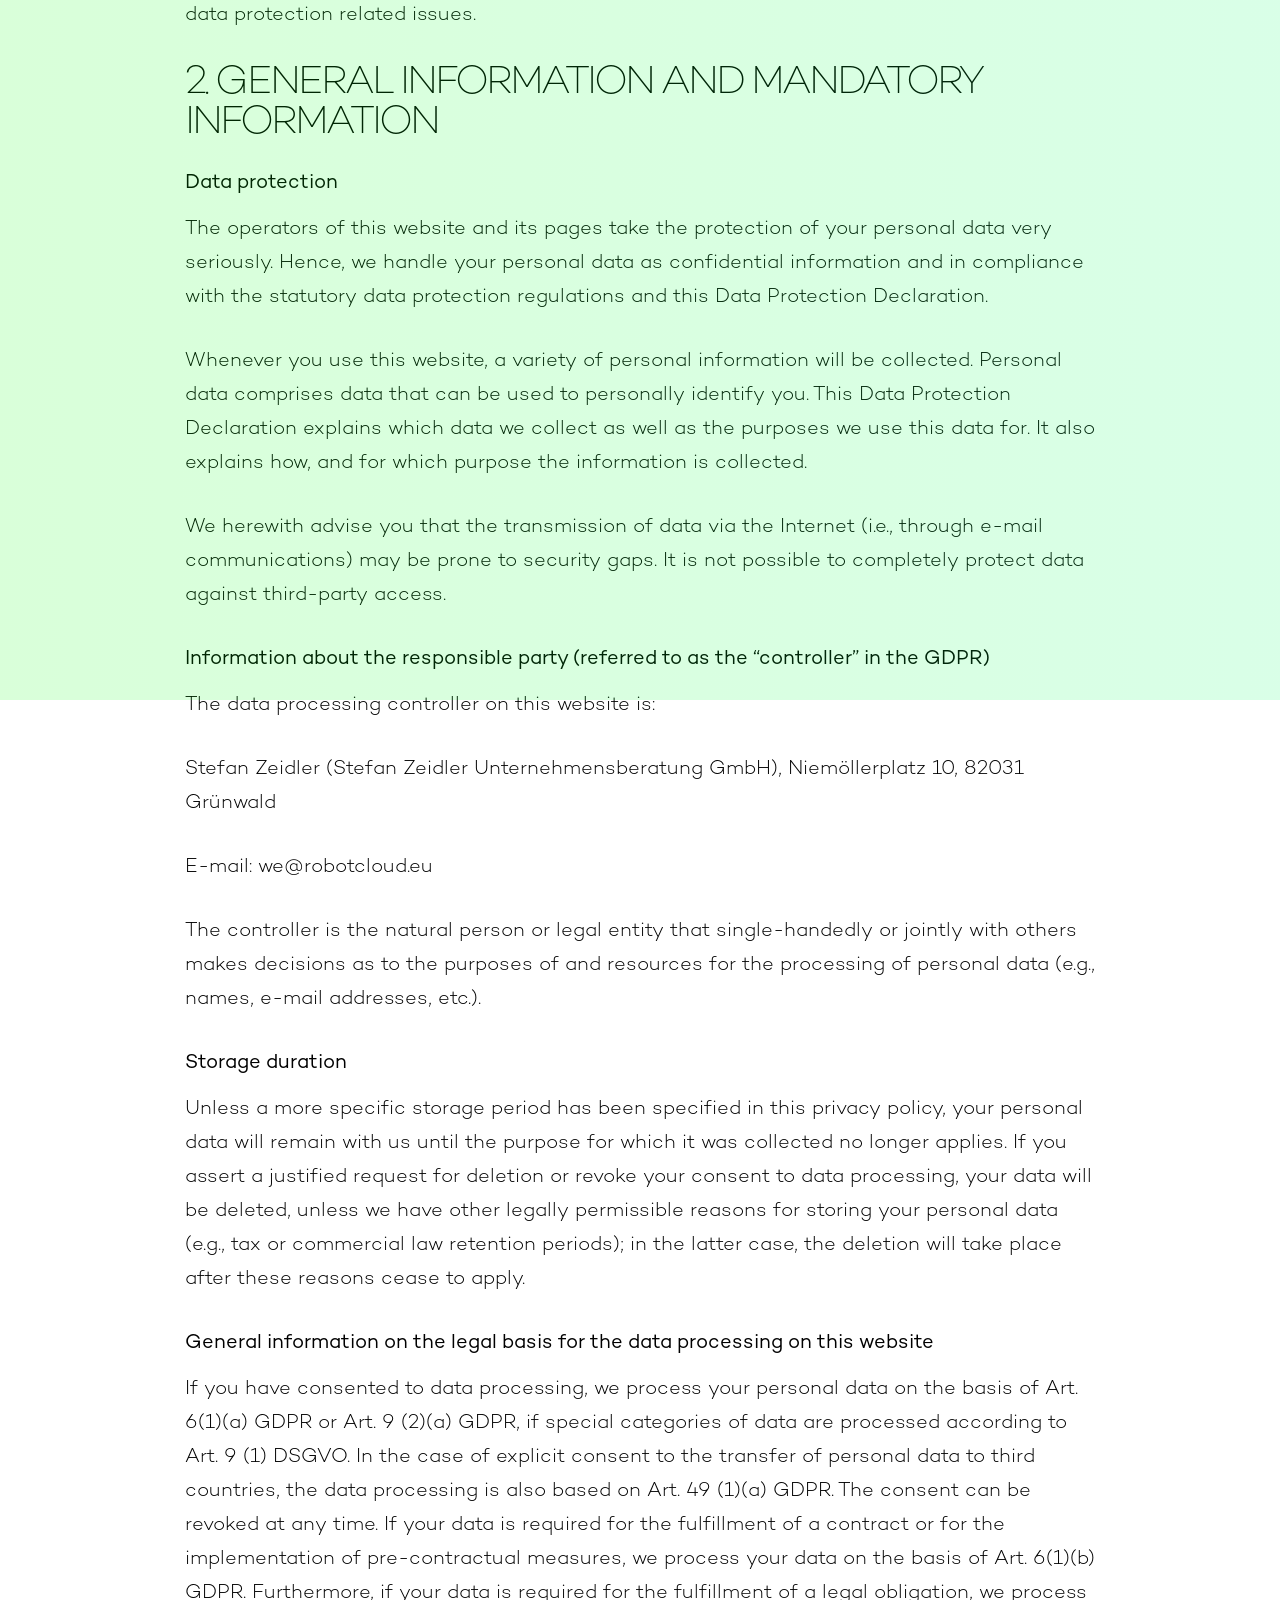
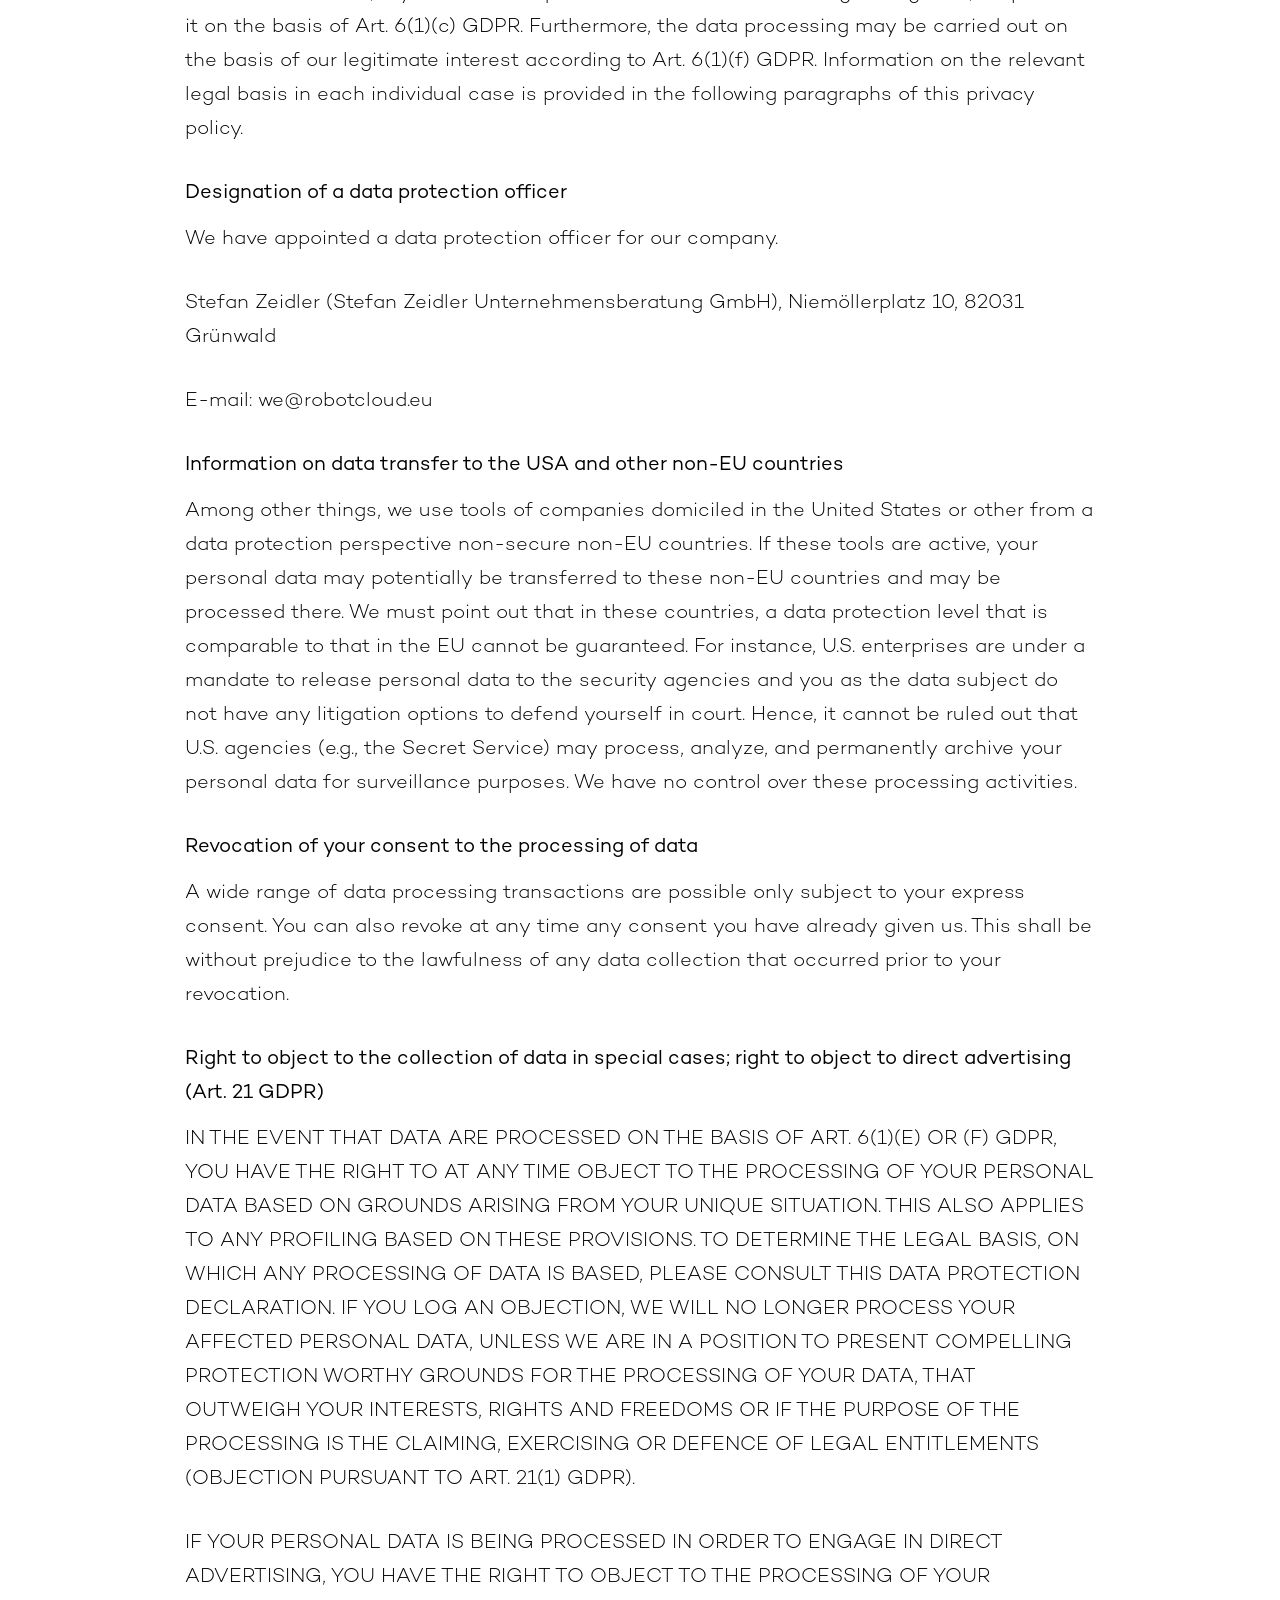
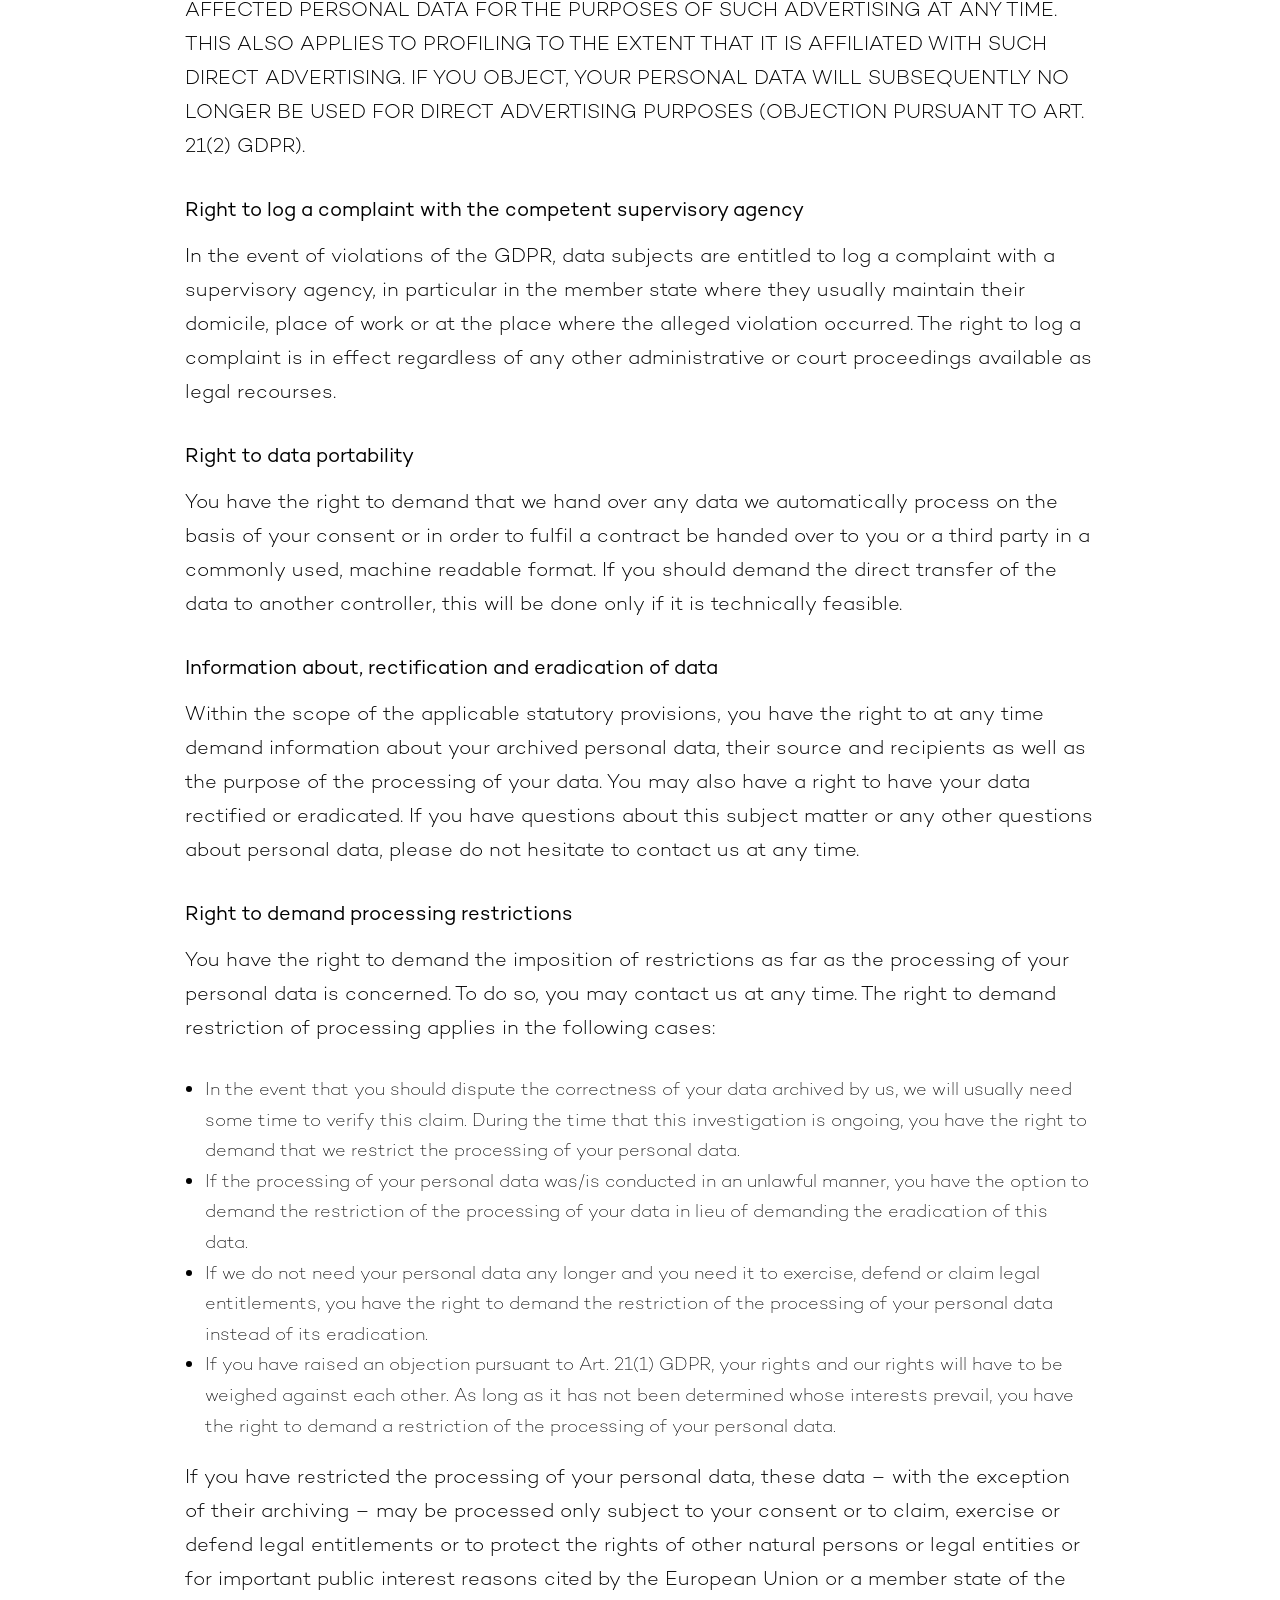
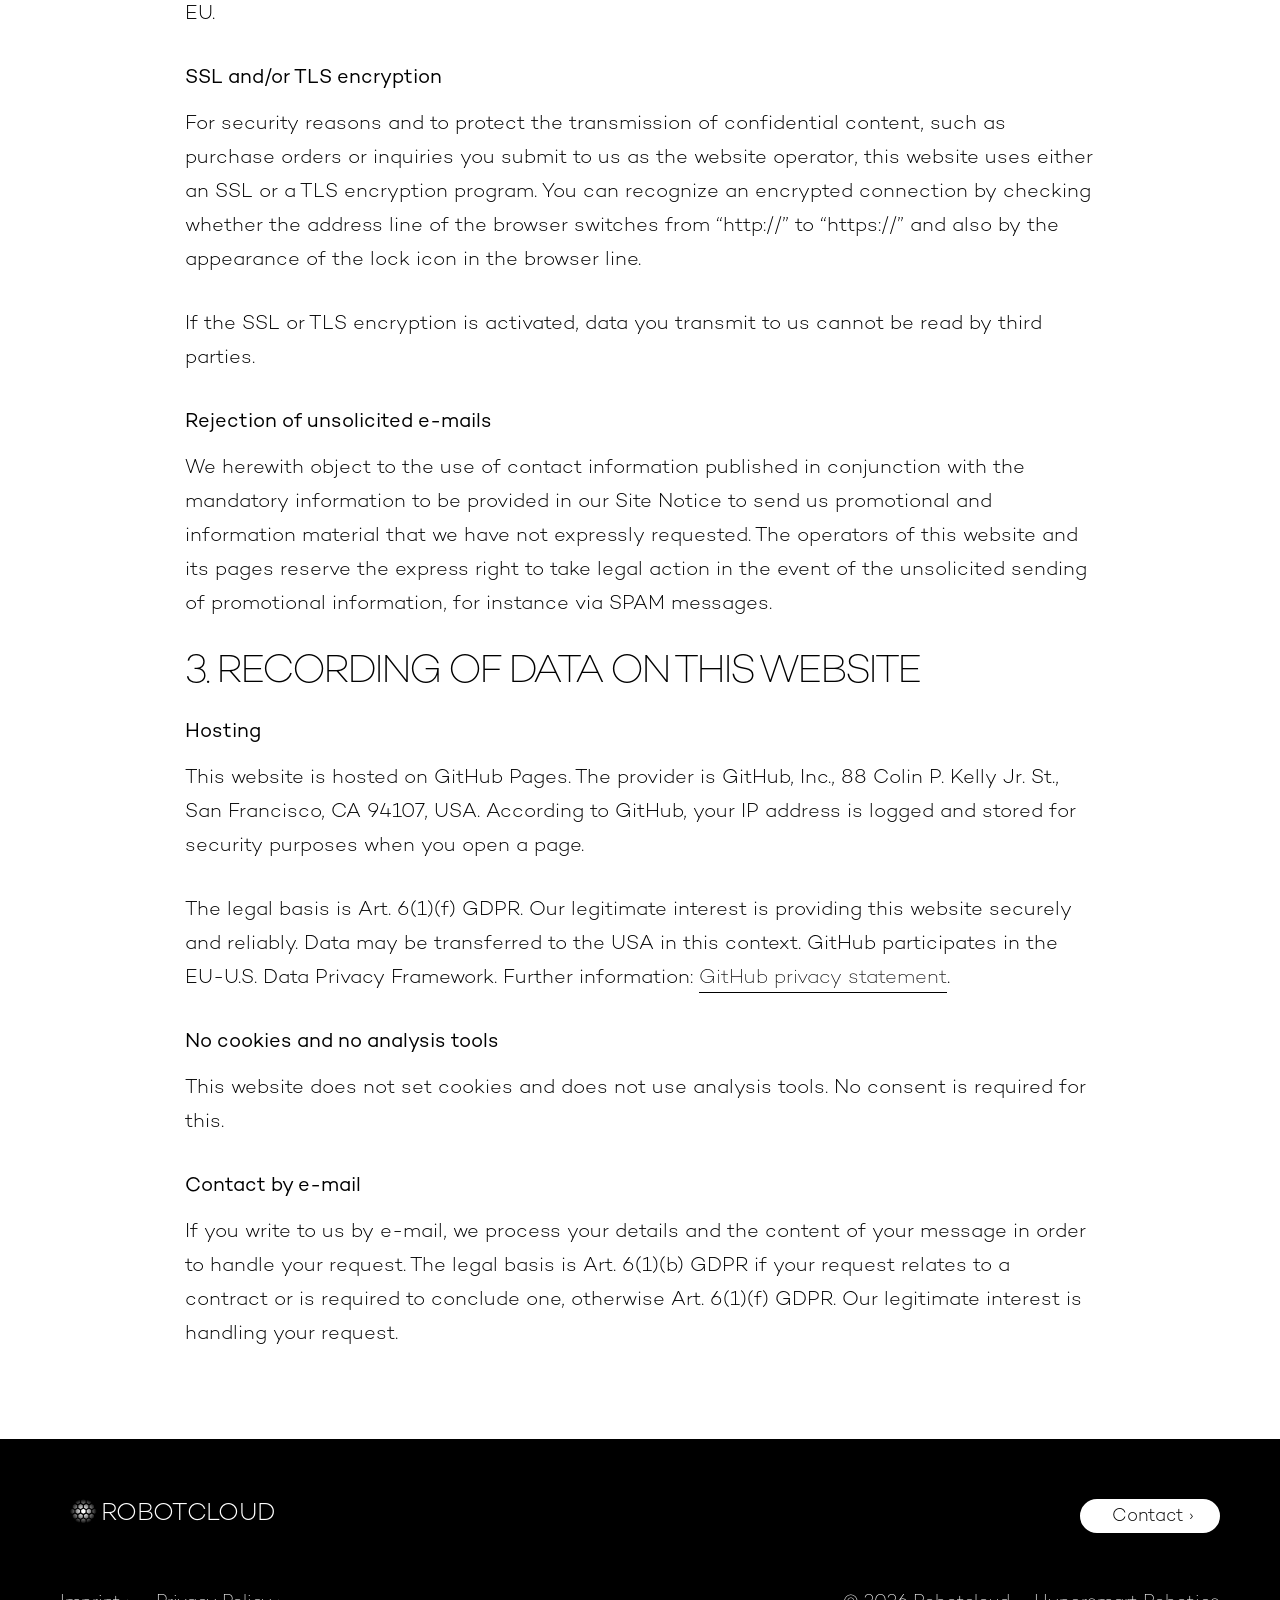
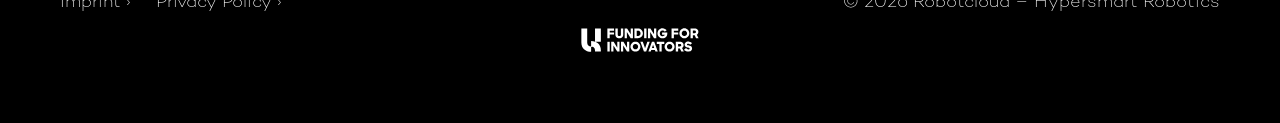
<file: en/privacy-policy/index.html>
<!DOCTYPE html>
<html lang="en-US" itemscope itemtype="https://schema.org/WebPage">
<head>
<meta charset="UTF-8" />
<meta name="viewport" content="width=device-width" />
<link rel="preload" as="font" href="../../wp-content/themes/robotcloud/fonts/el.woff2" type="font/woff2" crossorigin="anonymous">
<link rel="preload" as="font" href="../../wp-content/themes/robotcloud/fonts/l.woff2" type="font/woff2" crossorigin="anonymous">
<link rel="preload" as="font" href="../../wp-content/themes/robotcloud/fonts/b.woff2" type="font/woff2" crossorigin="anonymous">
<link rel="apple-touch-icon" sizes="180x180" href="../../apple-touch-icon.png">
<link rel="icon" type="image/png" sizes="32x32" href="../../favicon-32x32.png">
<link rel="icon" type="image/png" sizes="16x16" href="../../favicon-16x16.png">
<link rel="manifest" href="../../site.webmanifest">
<link rel="mask-icon" href="../../safari-pinned-tab.svg" color="#5bbad5">
<meta name="msapplication-TileColor" content="#da532c">
<meta name="theme-color" content="#000000">
<meta name='robots' content='index, follow, max-image-preview:large, max-snippet:-1, max-video-preview:-1' />
<style>img:is([sizes="auto" i], [sizes^="auto," i]) { contain-intrinsic-size: 3000px 1500px }</style>
<link rel="alternate" hreflang="en" href="../privacy-policy/" />
<link rel="alternate" hreflang="de" href="../../datenschutz/" />
<link rel="alternate" hreflang="x-default" href="../../datenschutz/" />
<!-- This site is optimized with the Yoast SEO plugin v23.7 - https://yoast.com/wordpress/plugins/seo/ -->
<title>Privacy Policy - Robotcloud</title>
<link rel="canonical" href="../../datenschutz/" />
<meta property="og:locale" content="en_US" />
<meta property="og:type" content="article" />
<meta property="og:title" content="Privacy Policy - Robotcloud" />
<meta property="og:url" content="https://robotcloud.eu/datenschutz/" />
<meta property="og:site_name" content="Robotcloud" />
<meta property="article:modified_time" content="2023-02-14T18:25:10+00:00" />
<meta name="twitter:card" content="summary_large_image" />
<script type="application/ld+json" class="yoast-schema-graph">{"@context":"https://schema.org","@graph":[{"@type":"WebPage","@id":"https://robotcloud.eu/datenschutz/","url":"https://robotcloud.eu/datenschutz/","name":"Privacy Policy - Robotcloud","isPartOf":{"@id":"https://robotcloud.eu/#website"},"datePublished":"2022-06-16T10:14:19+00:00","dateModified":"2023-02-14T18:25:10+00:00","breadcrumb":{"@id":"https://robotcloud.eu/datenschutz/#breadcrumb"},"inLanguage":"en-US","potentialAction":[{"@type":"ReadAction","target":["https://robotcloud.eu/datenschutz/"]}]},{"@type":"BreadcrumbList","@id":"https://robotcloud.eu/datenschutz/#breadcrumb","itemListElement":[{"@type":"ListItem","position":1,"name":"Startseite","item":"https://robotcloud.eu/en/"},{"@type":"ListItem","position":2,"name":"Privacy Policy"}]},{"@type":"WebSite","@id":"https://robotcloud.eu/#website","url":"https://robotcloud.eu/","name":"Robotcloud","description":"AI-based saas solutions for industrial robotics","publisher":{"@id":"https://robotcloud.eu/#organization"},"potentialAction":[{"@type":"SearchAction","target":{"@type":"EntryPoint","urlTemplate":"https://robotcloud.eu/?s={search_term_string}"},"query-input":{"@type":"PropertyValueSpecification","valueRequired":true,"valueName":"search_term_string"}}],"inLanguage":"en-US"},{"@type":"Organization","@id":"https://robotcloud.eu/#organization","name":"Robotcloud – Hypersmart Robotics","url":"https://robotcloud.eu/","logo":{"@type":"ImageObject","inLanguage":"en-US","@id":"https://robotcloud.eu/#/schema/logo/image/","url":"https://robotcloud.eu/wp-content/uploads/2022/06/robotcloud.png","contentUrl":"https://robotcloud.eu/wp-content/uploads/2022/06/robotcloud.png","width":558,"height":558,"caption":"Robotcloud – Hypersmart Robotics"},"image":{"@id":"https://robotcloud.eu/#/schema/logo/image/"}}]}</script>
<!-- / Yoast SEO plugin. -->
<link rel="alternate" type="application/rss+xml" title="Robotcloud &raquo; Feed" href="../feed/index.html" />
<link rel="alternate" type="application/rss+xml" title="Robotcloud &raquo; Comments Feed" href="../comments/feed/index.html" />
<!-- <link rel='stylesheet' id='wp-block-library-css' href='https://robotcloud.eu/wp-includes/css/dist/block-library/style.min.css?ver=75d3181b9fa6a708e0c831fac6893590' type='text/css' media='all' /> -->
<link rel="stylesheet" type="text/css" href="../../wp-content/cache/wpfc-minified/95y6j4j9/7ul9y.css" media="all"/>
<style id='classic-theme-styles-inline-css' type='text/css'>
/*! This file is auto-generated */
.wp-block-button__link{color:#fff;background-color:#32373c;border-radius:9999px;box-shadow:none;text-decoration:none;padding:calc(.667em + 2px) calc(1.333em + 2px);font-size:1.125em}.wp-block-file__button{background:#32373c;color:#fff;text-decoration:none}
</style>
<style id='global-styles-inline-css' type='text/css'>
:root{--wp--preset--aspect-ratio--square: 1;--wp--preset--aspect-ratio--4-3: 4/3;--wp--preset--aspect-ratio--3-4: 3/4;--wp--preset--aspect-ratio--3-2: 3/2;--wp--preset--aspect-ratio--2-3: 2/3;--wp--preset--aspect-ratio--16-9: 16/9;--wp--preset--aspect-ratio--9-16: 9/16;--wp--preset--color--black: #000000;--wp--preset--color--cyan-bluish-gray: #abb8c3;--wp--preset--color--white: #ffffff;--wp--preset--color--pale-pink: #f78da7;--wp--preset--color--vivid-red: #cf2e2e;--wp--preset--color--luminous-vivid-orange: #ff6900;--wp--preset--color--luminous-vivid-amber: #fcb900;--wp--preset--color--light-green-cyan: #7bdcb5;--wp--preset--color--vivid-green-cyan: #00d084;--wp--preset--color--pale-cyan-blue: #8ed1fc;--wp--preset--color--vivid-cyan-blue: #0693e3;--wp--preset--color--vivid-purple: #9b51e0;--wp--preset--gradient--vivid-cyan-blue-to-vivid-purple: linear-gradient(135deg,rgba(6,147,227,1) 0%,rgb(155,81,224) 100%);--wp--preset--gradient--light-green-cyan-to-vivid-green-cyan: linear-gradient(135deg,rgb(122,220,180) 0%,rgb(0,208,130) 100%);--wp--preset--gradient--luminous-vivid-amber-to-luminous-vivid-orange: linear-gradient(135deg,rgba(252,185,0,1) 0%,rgba(255,105,0,1) 100%);--wp--preset--gradient--luminous-vivid-orange-to-vivid-red: linear-gradient(135deg,rgba(255,105,0,1) 0%,rgb(207,46,46) 100%);--wp--preset--gradient--very-light-gray-to-cyan-bluish-gray: linear-gradient(135deg,rgb(238,238,238) 0%,rgb(169,184,195) 100%);--wp--preset--gradient--cool-to-warm-spectrum: linear-gradient(135deg,rgb(74,234,220) 0%,rgb(151,120,209) 20%,rgb(207,42,186) 40%,rgb(238,44,130) 60%,rgb(251,105,98) 80%,rgb(254,248,76) 100%);--wp--preset--gradient--blush-light-purple: linear-gradient(135deg,rgb(255,206,236) 0%,rgb(152,150,240) 100%);--wp--preset--gradient--blush-bordeaux: linear-gradient(135deg,rgb(254,205,165) 0%,rgb(254,45,45) 50%,rgb(107,0,62) 100%);--wp--preset--gradient--luminous-dusk: linear-gradient(135deg,rgb(255,203,112) 0%,rgb(199,81,192) 50%,rgb(65,88,208) 100%);--wp--preset--gradient--pale-ocean: linear-gradient(135deg,rgb(255,245,203) 0%,rgb(182,227,212) 50%,rgb(51,167,181) 100%);--wp--preset--gradient--electric-grass: linear-gradient(135deg,rgb(202,248,128) 0%,rgb(113,206,126) 100%);--wp--preset--gradient--midnight: linear-gradient(135deg,rgb(2,3,129) 0%,rgb(40,116,252) 100%);--wp--preset--font-size--small: 13px;--wp--preset--font-size--medium: 20px;--wp--preset--font-size--large: 36px;--wp--preset--font-size--x-large: 42px;--wp--preset--spacing--20: 0.44rem;--wp--preset--spacing--30: 0.67rem;--wp--preset--spacing--40: 1rem;--wp--preset--spacing--50: 1.5rem;--wp--preset--spacing--60: 2.25rem;--wp--preset--spacing--70: 3.38rem;--wp--preset--spacing--80: 5.06rem;--wp--preset--shadow--natural: 6px 6px 9px rgba(0, 0, 0, 0.2);--wp--preset--shadow--deep: 12px 12px 50px rgba(0, 0, 0, 0.4);--wp--preset--shadow--sharp: 6px 6px 0px rgba(0, 0, 0, 0.2);--wp--preset--shadow--outlined: 6px 6px 0px -3px rgba(255, 255, 255, 1), 6px 6px rgba(0, 0, 0, 1);--wp--preset--shadow--crisp: 6px 6px 0px rgba(0, 0, 0, 1);}:where(.is-layout-flex){gap: 0.5em;}:where(.is-layout-grid){gap: 0.5em;}body .is-layout-flex{display: flex;}.is-layout-flex{flex-wrap: wrap;align-items: center;}.is-layout-flex > :is(*, div){margin: 0;}body .is-layout-grid{display: grid;}.is-layout-grid > :is(*, div){margin: 0;}:where(.wp-block-columns.is-layout-flex){gap: 2em;}:where(.wp-block-columns.is-layout-grid){gap: 2em;}:where(.wp-block-post-template.is-layout-flex){gap: 1.25em;}:where(.wp-block-post-template.is-layout-grid){gap: 1.25em;}.has-black-color{color: var(--wp--preset--color--black) !important;}.has-cyan-bluish-gray-color{color: var(--wp--preset--color--cyan-bluish-gray) !important;}.has-white-color{color: var(--wp--preset--color--white) !important;}.has-pale-pink-color{color: var(--wp--preset--color--pale-pink) !important;}.has-vivid-red-color{color: var(--wp--preset--color--vivid-red) !important;}.has-luminous-vivid-orange-color{color: var(--wp--preset--color--luminous-vivid-orange) !important;}.has-luminous-vivid-amber-color{color: var(--wp--preset--color--luminous-vivid-amber) !important;}.has-light-green-cyan-color{color: var(--wp--preset--color--light-green-cyan) !important;}.has-vivid-green-cyan-color{color: var(--wp--preset--color--vivid-green-cyan) !important;}.has-pale-cyan-blue-color{color: var(--wp--preset--color--pale-cyan-blue) !important;}.has-vivid-cyan-blue-color{color: var(--wp--preset--color--vivid-cyan-blue) !important;}.has-vivid-purple-color{color: var(--wp--preset--color--vivid-purple) !important;}.has-black-background-color{background-color: var(--wp--preset--color--black) !important;}.has-cyan-bluish-gray-background-color{background-color: var(--wp--preset--color--cyan-bluish-gray) !important;}.has-white-background-color{background-color: var(--wp--preset--color--white) !important;}.has-pale-pink-background-color{background-color: var(--wp--preset--color--pale-pink) !important;}.has-vivid-red-background-color{background-color: var(--wp--preset--color--vivid-red) !important;}.has-luminous-vivid-orange-background-color{background-color: var(--wp--preset--color--luminous-vivid-orange) !important;}.has-luminous-vivid-amber-background-color{background-color: var(--wp--preset--color--luminous-vivid-amber) !important;}.has-light-green-cyan-background-color{background-color: var(--wp--preset--color--light-green-cyan) !important;}.has-vivid-green-cyan-background-color{background-color: var(--wp--preset--color--vivid-green-cyan) !important;}.has-pale-cyan-blue-background-color{background-color: var(--wp--preset--color--pale-cyan-blue) !important;}.has-vivid-cyan-blue-background-color{background-color: var(--wp--preset--color--vivid-cyan-blue) !important;}.has-vivid-purple-background-color{background-color: var(--wp--preset--color--vivid-purple) !important;}.has-black-border-color{border-color: var(--wp--preset--color--black) !important;}.has-cyan-bluish-gray-border-color{border-color: var(--wp--preset--color--cyan-bluish-gray) !important;}.has-white-border-color{border-color: var(--wp--preset--color--white) !important;}.has-pale-pink-border-color{border-color: var(--wp--preset--color--pale-pink) !important;}.has-vivid-red-border-color{border-color: var(--wp--preset--color--vivid-red) !important;}.has-luminous-vivid-orange-border-color{border-color: var(--wp--preset--color--luminous-vivid-orange) !important;}.has-luminous-vivid-amber-border-color{border-color: var(--wp--preset--color--luminous-vivid-amber) !important;}.has-light-green-cyan-border-color{border-color: var(--wp--preset--color--light-green-cyan) !important;}.has-vivid-green-cyan-border-color{border-color: var(--wp--preset--color--vivid-green-cyan) !important;}.has-pale-cyan-blue-border-color{border-color: var(--wp--preset--color--pale-cyan-blue) !important;}.has-vivid-cyan-blue-border-color{border-color: var(--wp--preset--color--vivid-cyan-blue) !important;}.has-vivid-purple-border-color{border-color: var(--wp--preset--color--vivid-purple) !important;}.has-vivid-cyan-blue-to-vivid-purple-gradient-background{background: var(--wp--preset--gradient--vivid-cyan-blue-to-vivid-purple) !important;}.has-light-green-cyan-to-vivid-green-cyan-gradient-background{background: var(--wp--preset--gradient--light-green-cyan-to-vivid-green-cyan) !important;}.has-luminous-vivid-amber-to-luminous-vivid-orange-gradient-background{background: var(--wp--preset--gradient--luminous-vivid-amber-to-luminous-vivid-orange) !important;}.has-luminous-vivid-orange-to-vivid-red-gradient-background{background: var(--wp--preset--gradient--luminous-vivid-orange-to-vivid-red) !important;}.has-very-light-gray-to-cyan-bluish-gray-gradient-background{background: var(--wp--preset--gradient--very-light-gray-to-cyan-bluish-gray) !important;}.has-cool-to-warm-spectrum-gradient-background{background: var(--wp--preset--gradient--cool-to-warm-spectrum) !important;}.has-blush-light-purple-gradient-background{background: var(--wp--preset--gradient--blush-light-purple) !important;}.has-blush-bordeaux-gradient-background{background: var(--wp--preset--gradient--blush-bordeaux) !important;}.has-luminous-dusk-gradient-background{background: var(--wp--preset--gradient--luminous-dusk) !important;}.has-pale-ocean-gradient-background{background: var(--wp--preset--gradient--pale-ocean) !important;}.has-electric-grass-gradient-background{background: var(--wp--preset--gradient--electric-grass) !important;}.has-midnight-gradient-background{background: var(--wp--preset--gradient--midnight) !important;}.has-small-font-size{font-size: var(--wp--preset--font-size--small) !important;}.has-medium-font-size{font-size: var(--wp--preset--font-size--medium) !important;}.has-large-font-size{font-size: var(--wp--preset--font-size--large) !important;}.has-x-large-font-size{font-size: var(--wp--preset--font-size--x-large) !important;}
:where(.wp-block-post-template.is-layout-flex){gap: 1.25em;}:where(.wp-block-post-template.is-layout-grid){gap: 1.25em;}
:where(.wp-block-columns.is-layout-flex){gap: 2em;}:where(.wp-block-columns.is-layout-grid){gap: 2em;}
:root :where(.wp-block-pullquote){font-size: 1.5em;line-height: 1.6;}
</style>
<!-- <link rel='stylesheet' id='wpml-blocks-css' href='https://robotcloud.eu/wp-content/plugins/sitepress-multilingual-cms/dist/css/blocks/styles.css?ver=4.6.13' type='text/css' media='all' /> -->
<!-- <link rel='stylesheet' id='contact-form-7-css' href='https://robotcloud.eu/wp-content/plugins/contact-form-7/includes/css/styles.css?ver=6.0' type='text/css' media='all' /> -->
<!-- <link rel='stylesheet' id='wpml-legacy-horizontal-list-0-css' href='https://robotcloud.eu/wp-content/plugins/sitepress-multilingual-cms/templates/language-switchers/legacy-list-horizontal/style.min.css?ver=1' type='text/css' media='all' /> -->
<!-- <link rel='stylesheet' id='robotcloud-style-css' href='https://robotcloud.eu/wp-content/themes/robotcloud/style.css?ver=75d3181b9fa6a708e0c831fac6893590' type='text/css' media='all' /> -->
<link rel="stylesheet" type="text/css" href="../../wp-content/cache/wpfc-minified/49qlxh8/7ul9y.css" media="all"/>
<script src='../../wp-content/cache/wpfc-minified/jpvd5i2j/7ul9y.js' type="text/javascript"></script>
<!-- <script type="text/javascript" src="https://robotcloud.eu/wp-includes/js/jquery/jquery.min.js?ver=3.7.1" id="jquery-core-js"></script> -->
<!-- <script type="text/javascript" src="https://robotcloud.eu/wp-includes/js/jquery/jquery-migrate.min.js?ver=3.4.1" id="jquery-migrate-js"></script> -->
<!-- <script type="text/javascript" src="https://robotcloud.eu/wp-content/themes/robotcloud/js/swiper-bundle.min.js?ver=1" id="robot-swiper-js-js"></script> -->
<link rel="https://api.w.org/" href="../wp-json/index.html" /><link rel="alternate" title="JSON" type="application/json" href="../wp-json/wp/v2/pages/262" /><link rel="EditURI" type="application/rsd+xml" title="RSD" href="../../xmlrpc.php@rsd" />
<link rel='shortlink' href='../privacy-policy/' />
<link rel="alternate" title="oEmbed (JSON)" type="application/json+oembed" href="../wp-json/oembed/1.0/embed@url=https%253A%252F%252Frobotcloud.eu%252Fen%252Fprivacy-policy%252F" />
<link rel="alternate" title="oEmbed (XML)" type="text/xml+oembed" href="../wp-json/oembed/1.0/embed@url=https%253A%252F%252Frobotcloud.eu%252Fen%252Fprivacy-policy%252F&amp;format=xml" />
<meta name="generator" content="WPML ver:4.6.13 stt:1,3;" />
<script>document.createElement( "picture" );if(!window.HTMLPictureElement && document.addEventListener) {window.addEventListener("DOMContentLoaded", function() {var s = document.createElement("script");s.src = "https://robotcloud.eu/wp-content/plugins/webp-express/js/picturefill.min.js";document.body.appendChild(s);});}</script>    </head>
<body class="wp-singular page-template-default page page-id-262 wp-embed-responsive wp-theme-robotcloud">
<a class="skip-to-content visuallyhidden" href="../privacy-policy/#content">Skip to content</a>
<div id="wrapper" class="hfeed wrapper">
<div id="wrapper-overlay" class="wrapper-gradient"></div>
<header id="page-header" class="page-header" role="banner">
<input type="checkbox" id="main-navigation" class="menu-trigger visuallyhidden" aria-labelledby="main-menu-toggle-label">
<div class="page-header__wrapper">
<div class="page-header__logo-wrapper">
<a href="../../index.html" aria-label="Startseite" class="page-header__logo-link" itemprop="publisher" itemscope itemtype="https://schema.org/Organization">
<svg class="page-header__logo icon icon--robotcloud" ><use xlink:href="#logo-robotcloud"></use></svg>                    </a>
</div>
<nav id="primary-menu-toggle" class="main-navigation" role="navigation" itemscope itemtype="https://schema.org/SiteNavigationElement">
<ul role="list" class="main-navigation__container">
<li>
<a href="../index.html#solutions">Solutions</a>
</li>
<li>
<a href="../index.html#case">Case</a>
</li>
<li>
<div class="language-switch language-switch--en">
<div class="wpml-ls-statics-shortcode_actions wpml-ls wpml-ls-touch-device wpml-ls-legacy-list-horizontal">
<ul><li class="wpml-ls-slot-shortcode_actions wpml-ls-item wpml-ls-item-de wpml-ls-first-item wpml-ls-last-item wpml-ls-item-legacy-list-horizontal">
<a href="../../datenschutz/" class="wpml-ls-link">
<img
class="wpml-ls-flag"
src="../../wp-content/plugins/sitepress-multilingual-cms/res/flags/de.png"
alt="German"
width=18
height=12
/></a>
</li></ul>
</div>
</div>                        </li>
<li>
<a href="../contact.html" class="button"><span>Contact</span></a>                            </li>
</ul>
</nav>
<label id="main-menu-toggle-label" for="main-navigation" aria-label="open Mainnavigation" class="page-header__menu-label menu-trigger-label">
<span class="menu-trigger-label__element"></span>
<span class="menu-trigger-label__element"></span>
<span class="menu-trigger-label__element"></span>
</label>
</div>
</header>
<div id="container" class="site-content">
<main id="content" role="main">
<article id="post-262" class="post-262 page type-page status-publish hentry">
<div class="entry-content" itemprop="mainContentOfPage">
<div class="component-container"><div class="content-container"><div class="column-container"><div class="column"><div class="custom-section"><div class="text-content  text-small-font"><h1>Privacy Policy</h1>
<h2>1. An overview of data protection</h2>
<h3>General information</h3>
<p>The following information will provide you with an easy to navigate overview of what will happen with your personal data when you visit this website. The term &ldquo;personal data&rdquo; comprises all data that can be used to personally identify you. For detailed information about the subject matter of data protection, please consult our Data Protection Declaration, which we have included beneath this copy.</p>
<h3>Data recording on this website</h3>
<h4>Who is the responsible party for the recording of data on this website (i.e., the &ldquo;controller&rdquo;)?</h4>
<p>The data on this website is processed by the operator of the website, whose contact information is available under section &ldquo;Information about the responsible party (referred to as the &ldquo;controller&rdquo; in the GDPR)&rdquo; in this Privacy Policy.</p>
<h4>How do we record your data?</h4>
<p>We collect your data as a result of your sharing of your data with us. This may, for instance be information you enter into our contact form.</p>
<p>Other data shall be recorded by our IT systems automatically or after you consent to its recording during your website visit. This data comprises primarily technical information (e.g., web browser, operating system, or time the site was accessed). This information is recorded automatically when you access this website.</p>
<h4>What are the purposes we use your data for?</h4>
<p>A portion of the information is generated to guarantee the error free provision of the website.</p>
<h4>What rights do you have as far as your information is concerned?</h4>
<p>You have the right to receive information about the source, recipients, and purposes of your archived personal data at any time without having to pay a fee for such disclosures. You also have the right to demand that your data are rectified or eradicated. If you have consented to data processing, you have the option to revoke this consent at any time, which shall affect all future data processing. Moreover, you have the right to demand that the processing of your data be restricted under certain circumstances. Furthermore, you have the right to log a complaint with the competent supervising agency.</p>
<p>Please do not hesitate to contact us at any time if you have questions about this or any other data protection related issues.</p>
<h2>2. General information and mandatory information</h2>
<h3>Data protection</h3>
<p>The operators of this website and its pages take the protection of your personal data very seriously. Hence, we handle your personal data as confidential information and in compliance with the statutory data protection regulations and this Data Protection Declaration.</p>
<p>Whenever you use this website, a variety of personal information will be collected. Personal data comprises data that can be used to personally identify you. This Data Protection Declaration explains which data we collect as well as the purposes we use this data for. It also explains how, and for which purpose the information is collected.</p>
<p>We herewith advise you that the transmission of data via the Internet (i.e., through e-mail communications) may be prone to security gaps. It is not possible to completely protect data against third-party access.</p>
<h3>Information about the responsible party (referred to as the &ldquo;controller&rdquo; in the GDPR)</h3>
<p>The data processing controller on this website is:</p>
<p>Stefan Zeidler (Stefan Zeidler Unternehmensberatung GmbH), Niemöllerplatz 10, 82031 Grünwald</p>
<p>
E-mail: we@robotcloud.eu</p>
<p>The controller is the natural person or legal entity that single-handedly or jointly with others makes decisions as to the purposes of and resources for the processing of personal data (e.g., names, e-mail addresses, etc.).</p>
<h3>Storage duration</h3>
<p>Unless a more specific storage period has been specified in this privacy policy, your personal data will remain with us until the purpose for which it was collected no longer applies. If you assert a justified request for deletion or revoke your consent to data processing, your data will be deleted, unless we have other legally permissible reasons for storing your personal data (e.g., tax or commercial law retention periods); in the latter case, the deletion will take place after these reasons cease to apply.</p>
<h3>General information on the legal basis for the data processing on this website</h3>
<p>If you have consented to data processing, we process your personal data on the basis of Art. 6(1)(a) GDPR or Art. 9 (2)(a) GDPR, if special categories of data are processed according to Art. 9 (1) DSGVO. In the case of explicit consent to the transfer of personal data to third countries, the data processing is also based on Art. 49 (1)(a) GDPR. The consent can be revoked at any time. If your data is required for the fulfillment of a contract or for the implementation of pre-contractual measures, we process your data on the basis of Art. 6(1)(b) GDPR. Furthermore, if your data is required for the fulfillment of a legal obligation, we process it on the basis of Art. 6(1)(c) GDPR. Furthermore, the data processing may be carried out on the basis of our legitimate interest according to Art. 6(1)(f) GDPR. Information on the relevant legal basis in each individual case is provided in the following paragraphs of this privacy policy.</p>
<h3>Designation of a data protection officer</h3>
<p>We have appointed a data protection officer for our company.</p>
<p>Stefan Zeidler (Stefan Zeidler Unternehmensberatung GmbH), Niemöllerplatz 10, 82031 Grünwald</p>
<p>
E-mail: we@robotcloud.eu</p>
<h3>Information on data transfer to the USA and other non-EU countries</h3>
<p>Among other things, we use tools of companies domiciled in the United States or other from a data protection perspective non-secure non-EU countries. If these tools are active, your personal data may potentially be transferred to these non-EU countries and may be processed there. We must point out that in these countries, a data protection level that is comparable to that in the EU cannot be guaranteed. For instance, U.S. enterprises are under a mandate to release personal data to the security agencies and you as the data subject do not have any litigation options to defend yourself in court. Hence, it cannot be ruled out that U.S. agencies (e.g., the Secret Service) may process, analyze, and permanently archive your personal data for surveillance purposes. We have no control over these processing activities.</p>
<h3>Revocation of your consent to the processing of data</h3>
<p>A wide range of data processing transactions are possible only subject to your express consent. You can also revoke at any time any consent you have already given us. This shall be without prejudice to the lawfulness of any data collection that occurred prior to your revocation.</p>
<h3>Right to object to the collection of data in special cases; right to object to direct advertising (Art. 21 GDPR)</h3>
<p>IN THE EVENT THAT DATA ARE PROCESSED ON THE BASIS OF ART. 6(1)(E) OR (F) GDPR, YOU HAVE THE RIGHT TO AT ANY TIME OBJECT TO THE PROCESSING OF YOUR PERSONAL DATA BASED ON GROUNDS ARISING FROM YOUR UNIQUE SITUATION. THIS ALSO APPLIES TO ANY PROFILING BASED ON THESE PROVISIONS. TO DETERMINE THE LEGAL BASIS, ON WHICH ANY PROCESSING OF DATA IS BASED, PLEASE CONSULT THIS DATA PROTECTION DECLARATION. IF YOU LOG AN OBJECTION, WE WILL NO LONGER PROCESS YOUR AFFECTED PERSONAL DATA, UNLESS WE ARE IN A POSITION TO PRESENT COMPELLING PROTECTION WORTHY GROUNDS FOR THE PROCESSING OF YOUR DATA, THAT OUTWEIGH YOUR INTERESTS, RIGHTS AND FREEDOMS OR IF THE PURPOSE OF THE PROCESSING IS THE CLAIMING, EXERCISING OR DEFENCE OF LEGAL ENTITLEMENTS (OBJECTION PURSUANT TO ART. 21(1) GDPR).</p>
<p>IF YOUR PERSONAL DATA IS BEING PROCESSED IN ORDER TO ENGAGE IN DIRECT ADVERTISING, YOU HAVE THE RIGHT TO OBJECT TO THE PROCESSING OF YOUR AFFECTED PERSONAL DATA FOR THE PURPOSES OF SUCH ADVERTISING AT ANY TIME. THIS ALSO APPLIES TO PROFILING TO THE EXTENT THAT IT IS AFFILIATED WITH SUCH DIRECT ADVERTISING. IF YOU OBJECT, YOUR PERSONAL DATA WILL SUBSEQUENTLY NO LONGER BE USED FOR DIRECT ADVERTISING PURPOSES (OBJECTION PURSUANT TO ART. 21(2) GDPR).</p>
<h3>Right to log a complaint with the competent supervisory agency</h3>
<p>In the event of violations of the GDPR, data subjects are entitled to log a complaint with a supervisory agency, in particular in the member state where they usually maintain their domicile, place of work or at the place where the alleged violation occurred. The right to log a complaint is in effect regardless of any other administrative or court proceedings available as legal recourses.</p>
<h3>Right to data portability</h3>
<p>You have the right to demand that we hand over any data we automatically process on the basis of your consent or in order to fulfil a contract be handed over to you or a third party in a commonly used, machine readable format. If you should demand the direct transfer of the data to another controller, this will be done only if it is technically feasible.</p>
<h3>Information about, rectification and eradication of data</h3>
<p>Within the scope of the applicable statutory provisions, you have the right to at any time demand information about your archived personal data, their source and recipients as well as the purpose of the processing of your data. You may also have a right to have your data rectified or eradicated. If you have questions about this subject matter or any other questions about personal data, please do not hesitate to contact us at any time.</p>
<h3>Right to demand processing restrictions</h3>
<p>You have the right to demand the imposition of restrictions as far as the processing of your personal data is concerned. To do so, you may contact us at any time. The right to demand restriction of processing applies in the following cases:</p>
<ul>
<li>In the event that you should dispute the correctness of your data archived by us, we will usually need some time to verify this claim. During the time that this investigation is ongoing, you have the right to demand that we restrict the processing of your personal data.</li>
<li>If the processing of your personal data was/is conducted in an unlawful manner, you have the option to demand the restriction of the processing of your data in lieu of demanding the eradication of this data.</li>
<li>If we do not need your personal data any longer and you need it to exercise, defend or claim legal entitlements, you have the right to demand the restriction of the processing of your personal data instead of its eradication.</li>
<li>If you have raised an objection pursuant to Art. 21(1) GDPR, your rights and our rights will have to be weighed against each other. As long as it has not been determined whose interests prevail, you have the right to demand a restriction of the processing of your personal data.</li>
</ul>
<p>If you have restricted the processing of your personal data, these data &ndash; with the exception of their archiving &ndash; may be processed only subject to your consent or to claim, exercise or defend legal entitlements or to protect the rights of other natural persons or legal entities or for important public interest reasons cited by the European Union or a member state of the EU.</p>
<h3>SSL and/or TLS encryption</h3>
<p>For security reasons and to protect the transmission of confidential content, such as purchase orders or inquiries you submit to us as the website operator, this website uses either an SSL or a TLS encryption program. You can recognize an encrypted connection by checking whether the address line of the browser switches from &ldquo;http://&rdquo; to &ldquo;https://&rdquo; and also by the appearance of the lock icon in the browser line.</p>
<p>If the SSL or TLS encryption is activated, data you transmit to us cannot be read by third parties.</p>
<h3>Rejection of unsolicited e-mails</h3>
<p>We herewith object to the use of contact information published in conjunction with the mandatory information to be provided in our Site Notice to send us promotional and information material that we have not expressly requested. The operators of this website and its pages reserve the express right to take legal action in the event of the unsolicited sending of promotional information, for instance via SPAM messages.</p>
<h2>3. Recording of data on this website</h2>
<h3>Hosting</h3>
<p>This website is hosted on GitHub Pages. The provider is GitHub, Inc., 88 Colin P. Kelly Jr. St., San Francisco, CA 94107, USA. According to GitHub, your IP address is logged and stored for security purposes when you open a page.</p>
<p>The legal basis is Art. 6(1)(f) GDPR. Our legitimate interest is providing this website securely and reliably. Data may be transferred to the USA in this context. GitHub participates in the EU-U.S. Data Privacy Framework. Further information: <a href="https://docs.github.com/en/site-policy/privacy-policies/github-general-privacy-statement" target="_blank" rel="noopener">GitHub privacy statement</a>.</p>
<h3>No cookies and no analysis tools</h3>
<p>This website does not set cookies and does not use analysis tools. No consent is required for this.</p>
<h3>Contact by e-mail</h3>
<p>If you write to us by e-mail, we process your details and the content of your message in order to handle your request. The legal basis is Art. 6(1)(b) GDPR if your request relates to a contract or is required to conclude one, otherwise Art. 6(1)(f) GDPR. Our legitimate interest is handling your request.</p>
</div></div></div></div></div></div>
</div>
</article>
</main>
    </div> 
<div class="component-container component-container--large component-container--padding-none component-container--bg component-container--bg-theme-1">
<div class="content-container">
<div class="column-container">
<div class="column">
<footer class="footer" role="contentinfo">
<div class="footer__row">
<div class="footer__column">
<a href="../../index.html" class="footer__logo">
<svg class="icon icon--robotcloud" ><use xlink:href="#logo-robotcloud-invert"></use></svg>                                </a>
</div>
<div class="footer__column">
<a class="button" href="../contact.html" ><span>Contact</span></a>                            </div>
<div class="footer__column">
<nav id="footer-navigation" class="footer__navigation">
<div class="footer__navigation-container"><ul id="footer-menu" class="menu"><li id="menu-item-267" class="menu-item menu-item-type-post_type menu-item-object-page menu-item-267"><a href="../imprint/" itemprop="url">Imprint</a></li>
<li id="menu-item-268" class="menu-item menu-item-type-post_type menu-item-object-page current-menu-item page_item page-item-262 current_page_item menu-item-268"><a href="../privacy-policy/" aria-current="page" itemprop="url">Privacy Policy</a></li>
</ul></div>                                </nav>
</div>
<div class="footer__column">
<div id="copyright">
&copy; 2026 Robotcloud – Hypersmart Robotics
</div>
</div>
</div>
<div class="footer__row-icon">
<a href="https://funding.unternehmertum.de/en" target="_blank">
<svg class="" ><use xlink:href="#icon-funding"></use></svg>                            </a>
</div>
</footer>
</div>
</div>
</div>
</div>

</div>
<script type="speculationrules">
{"prefetch":[{"source":"document","where":{"and":[{"href_matches":"\/en\/*"},{"not":{"href_matches":["\/wp-*.php","\/wp-admin\/*","\/wp-content\/uploads\/*","\/wp-content\/*","\/wp-content\/plugins\/*","\/wp-content\/themes\/robotcloud\/*","\/en\/*\\?(.+)"]}},{"not":{"selector_matches":"a[rel~=\"nofollow\"]"}},{"not":{"selector_matches":".no-prefetch, .no-prefetch a"}}]},"eagerness":"conservative"}]}
</script>
<svg xmlns="http://www.w3.org/2000/svg" style="position:absolute; width: 0; height: 0;"><symbol id="logo-robotcloud" viewBox="0 0 263 39">
<defs>
<radialGradient id="logo-rc" cx=".5" cy=".5" r=".5" gradientUnits="objectBoundingBox">
<stop offset="0"/>
<stop offset=".138"/>
<stop offset="1" stop-opacity="0"/>
</radialGradient>
</defs>
<text transform="translate(39 27)" font-size="32" font-family="Campton-Light, Campton" font-weight="300" letter-spacing="-.025em"><tspan x="0" y="0">ROBOTCLOUD</tspan></text>
<path d="m781.619 192.642 2.849 1.645 2.849-1.645v-3.29l-2.849-1.645-2.849 1.645Zm-.8-4.7 2.849-1.645V183l-2.849-1.645-2.845 1.645v3.289Zm0 6.117-2.849 1.645v3.289l2.849 1.645 2.849-1.645V195.7Zm-6.494-1.414 2.849 1.645 2.849-1.645v-3.29l-2.849-1.645-2.849 1.645Zm-.8-4.7 2.849-1.645V183l-2.849-1.645-2.842 1.645v3.289Zm0 6.117-2.849 1.645v3.289l2.849 1.645 2.849-1.645V195.7Zm-6.494-1.414 2.849 1.645 2.849-1.645v-3.29l-2.849-1.645-2.849 1.645Zm-.8-4.7 2.849-1.645V183l-2.849-1.645-2.838 1.645v3.289Zm0 6.117-2.849 1.645v3.289l2.849 1.645 2.849-1.645V195.7Zm-3.645-6.348-2.849 1.645v3.29l2.849 1.645 2.849-1.645v-3.29Zm-.8-4.7-2.849-1.645L756.1 183v3.289l2.849 1.645 2.849-1.645Zm3.645-6.348-2.849-1.645-2.849 1.645v3.29l2.849 1.645 2.849-1.645Zm.8-1.414 2.849-1.645v-3.289l-2.849-1.645-2.849 1.645v3.279Zm6.494 1.414-2.849-1.645-2.849 1.645v3.29l2.849 1.645 2.849-1.645Zm.8-1.414 2.849-1.645v-3.289l-2.849-1.645-2.849 1.645v3.279Zm6.494 1.414-2.849-1.645-2.849 1.645v3.29l2.849 1.645 2.849-1.645Zm.8-1.414 2.849-1.645v-3.289l-2.849-1.645-2.849 1.645v3.279Zm3.645 6.348 2.849-1.645v-3.29l-2.849-1.645-2.849 1.645v3.29Zm6.494 4.7V183l-2.849-1.645-2.845 1.645v3.289l2.849 1.645Z" transform="translate(-756.102 -167.663)" fill="url(#logo-rc)"/>
</symbol><symbol id="logo-robotcloud-invert" viewBox="0 0 264 39">
<defs>
<radialGradient id="logo-invert" cx=".5" cy=".5" r=".5" gradientUnits="objectBoundingBox">
<stop offset="0" stop-color="#fff"/>
<stop offset=".138" stop-color="#fff"/>
<stop offset="1" stop-color="#fff" stop-opacity="0"/>
</radialGradient>
</defs>
<text transform="translate(40 27)" fill="#fff" font-size="32" font-family="Campton-Light, Campton" font-weight="300" letter-spacing="-.025em"><tspan x="0" y="0">ROBOTCLOUD</tspan></text>
<path d="m781.619 192.642 2.849 1.645 2.849-1.645v-3.29l-2.849-1.645-2.849 1.645Zm-.8-4.7 2.849-1.645V183l-2.849-1.645-2.845 1.645v3.289Zm0 6.117-2.849 1.645v3.289l2.849 1.645 2.849-1.645V195.7Zm-6.494-1.414 2.849 1.645 2.849-1.645v-3.29l-2.849-1.645-2.849 1.645Zm-.8-4.7 2.849-1.645V183l-2.849-1.645-2.842 1.645v3.289Zm0 6.117-2.849 1.645v3.289l2.849 1.645 2.849-1.645V195.7Zm-6.494-1.414 2.849 1.645 2.849-1.645v-3.29l-2.849-1.645-2.849 1.645Zm-.8-4.7 2.849-1.645V183l-2.849-1.645-2.838 1.645v3.289Zm0 6.117-2.849 1.645v3.289l2.849 1.645 2.849-1.645V195.7Zm-3.645-6.348-2.849 1.645v3.29l2.849 1.645 2.849-1.645v-3.29Zm-.8-4.7-2.849-1.645L756.1 183v3.289l2.849 1.645 2.849-1.645Zm3.645-6.348-2.849-1.645-2.849 1.645v3.29l2.849 1.645 2.849-1.645Zm.8-1.414 2.849-1.645v-3.289l-2.849-1.645-2.849 1.645v3.279Zm6.494 1.414-2.849-1.645-2.849 1.645v3.29l2.849 1.645 2.849-1.645Zm.8-1.414 2.849-1.645v-3.289l-2.849-1.645-2.849 1.645v3.279Zm6.494 1.414-2.849-1.645-2.849 1.645v3.29l2.849 1.645 2.849-1.645Zm.8-1.414 2.849-1.645v-3.289l-2.849-1.645-2.849 1.645v3.279Zm3.645 6.348 2.849-1.645v-3.29l-2.849-1.645-2.849 1.645v3.29Zm6.494 4.7V183l-2.849-1.645-2.845 1.645v3.289l2.849 1.645Z" transform="translate(-756.102 -168.663)" fill="url(#logo-invert)"/>
</symbol><symbol id="icon-funding" viewBox="0 0 677 222">
<path d="M83.7,122.8c0,6.2,1.8,10.9,5.3,14.3c3.5,3.3,8,5,13.6,5v25.8c-7.1,0-13.6-1-19.5-3c-5.8-2-10.8-5-14.8-8.8   s-7.2-8.6-9.4-14.1c-2.2-5.6-3.4-12-3.4-19.1v-11.1V55.5h28.2v56.2V122.8 M121.4,119h28.2V55.5h-28.2   C121.4,55.5,121.4,119,121.4,119z M146.2,142.2c-2.2-5.6-5.4-10.3-9.4-14.1c-4-3.9-9-6.8-14.8-8.8c-5.9-2-12.3-3-19.5-3V142   c5.6,0,10.1,1.7,13.6,5s5.3,8.1,5.3,14.3v5.1h28.2v-5.1C149.6,154.1,148.5,147.8,146.2,142.2"></path>
<path d="M181,55.5h32.2V66h-21v8.3h21v10.3h-21v17.6H181V55.5z"></path>
<path d="M238.6,102.9c-2.9,0-5.5-0.4-7.9-1.3c-2.3-0.9-4.3-2.1-5.9-3.7c-1.6-1.6-2.9-3.6-3.8-6    c-0.9-2.4-1.3-5-1.3-8.1V55.5h11.4v28.4c0,2.6,0.7,4.6,2,6c1.3,1.4,3.2,2.1,5.5,2.1c2.3,0,4.1-0.7,5.5-2.1c1.4-1.4,2.1-3.4,2.1-6    V55.5h11.4v28.4c0,3-0.4,5.7-1.3,8.1c-0.9,2.4-2.2,4.3-3.8,6c-1.6,1.6-3.6,2.9-6,3.7C244.1,102.5,241.5,102.9,238.6,102.9z"></path>
<path d="M264.4,55.5h11.7l17.6,28.1V55.5h10.7v46.8h-10.8l-18.4-29.5v29.5h-10.7V55.5z"></path>
<path d="M311.5,55.5h16.6c3.6,0,7,0.6,9.9,1.8c3,1.2,5.6,2.8,7.7,4.9c2.1,2.1,3.8,4.6,5,7.4c1.2,2.8,1.8,5.9,1.8,9.3    c0,3.3-0.6,6.4-1.8,9.3c-1.2,2.9-2.9,5.3-5,7.4c-2.1,2.1-4.7,3.7-7.7,4.9c-3,1.2-6.2,1.8-9.7,1.8h-16.8V55.5z M322.6,65.8v26h5.1    c2.1,0,3.9-0.3,5.5-1c1.6-0.7,3.1-1.6,4.2-2.8c1.2-1.2,2.1-2.6,2.7-4.1c0.6-1.6,0.9-3.3,0.9-5.1c0-1.8-0.3-3.5-0.9-5.1    c-0.6-1.6-1.5-3-2.6-4.1c-1.2-1.2-2.6-2.1-4.3-2.8c-1.7-0.7-3.6-1-5.8-1H322.6z"></path>
<path d="M358.5,55.5h11.3v46.8h-11.3V55.5z"></path>
<path d="M377,55.5h11.7l17.6,28.1V55.5H417v46.8h-10.8l-18.4-29.5v29.5H377V55.5z"></path>
<path d="M447.5,102.9c-3.8,0-7.2-0.6-10.3-1.9s-5.6-3-7.7-5.2c-2.1-2.2-3.7-4.8-4.9-7.7c-1.1-2.9-1.7-6-1.7-9.2    c0-3.4,0.6-6.5,1.8-9.5c1.2-3,2.9-5.5,5-7.6c2.1-2.1,4.7-3.8,7.6-5.1c3-1.2,6.2-1.9,9.8-1.9c4.5,0,8.4,0.9,11.7,2.6    c3.3,1.7,6.1,4,8.3,6.9l-9.4,6.6c-1.1-1.8-2.6-3.1-4.3-4c-1.8-0.9-3.9-1.4-6.3-1.4c-1.8,0-3.5,0.3-5.1,1c-1.6,0.7-3,1.6-4.1,2.8    c-1.2,1.2-2.1,2.6-2.8,4.3c-0.7,1.6-1,3.4-1,5.4c0,2,0.3,3.8,1,5.5c0.6,1.6,1.5,3,2.7,4.2c1.2,1.2,2.6,2.1,4.2,2.8    c1.6,0.6,3.4,1,5.3,1c2.7,0,5-0.6,6.8-1.9c1.8-1.3,3.2-3.1,4-5.4h-13V74.6h25.2v5.3c0,3.1-0.5,6-1.6,8.8c-1.1,2.8-2.6,5.3-4.6,7.3    c-2,2.1-4.4,3.8-7.2,5C453.9,102.3,450.9,102.9,447.5,102.9z"></path>
<path d="M490.8,55.5H523V66h-21v8.3h21v10.3h-21v17.6h-11.2V55.5z"></path>
<path d="M552.6,102.9c-3.3,0-6.5-0.6-9.4-1.9c-2.9-1.3-5.4-3-7.6-5.1c-2.2-2.2-3.9-4.7-5.1-7.6    c-1.2-2.9-1.9-6.1-1.9-9.4c0-3.3,0.6-6.5,1.9-9.4c1.2-2.9,2.9-5.5,5.1-7.6c2.2-2.2,4.7-3.9,7.6-5.2s6-1.9,9.4-1.9    c3.3,0,6.5,0.6,9.4,1.9c2.9,1.3,5.5,3,7.6,5.2c2.2,2.2,3.9,4.7,5.1,7.6c1.2,2.9,1.9,6,1.9,9.4c0,3.3-0.6,6.5-1.9,9.4    c-1.2,2.9-2.9,5.5-5.1,7.6c-2.2,2.2-4.7,3.9-7.6,5.1C559.1,102.3,555.9,102.9,552.6,102.9z M552.6,91.9c1.8,0,3.5-0.3,5.1-1    c1.6-0.7,2.9-1.6,4-2.8c1.1-1.2,2-2.6,2.7-4.1s1-3.2,1-5c0-1.8-0.3-3.5-1-5.1c-0.6-1.6-1.5-3-2.7-4.2c-1.2-1.2-2.5-2.1-4.1-2.8    c-1.6-0.7-3.2-1-5-1c-1.8,0-3.5,0.3-5,1c-1.6,0.7-2.9,1.6-4,2.8c-1.1,1.2-2,2.6-2.6,4.2c-0.6,1.6-1,3.3-1,5.1c0,1.8,0.3,3.5,0.9,5    s1.5,2.9,2.6,4.1c1.1,1.2,2.5,2.1,4,2.8C549,91.6,550.7,91.9,552.6,91.9z"></path>
<path d="M582.5,55.5h20.1c2.8,0,5.3,0.4,7.5,1.3c2.2,0.9,4,2,5.5,3.5c1.5,1.5,2.6,3.2,3.4,5.1c0.8,1.9,1.2,4,1.2,6.3    c0,3-0.7,5.7-2,8.1c-1.3,2.4-3.2,4.3-5.5,5.7l8.7,16.9H609l-6.6-14.1h-8.8v14.1h-11.2V55.5z M593.6,65.7v12.4h8.1    c2.4,0,4.2-0.6,5.3-1.8c1.1-1.2,1.7-2.7,1.7-4.5c0-1.9-0.6-3.4-1.7-4.5c-1.2-1.1-2.9-1.6-5.3-1.6H593.6z"></path>
<path d="M181.1,119.7h11.3v46.8h-11.3V119.7z"></path>
<path d="M199.6,119.7h11.7l17.6,28.1v-28.1h10.7v46.8h-10.8L210.3,137v29.5h-10.7V119.7z"></path>
<path d="M246.7,119.7h11.7l17.6,28.1v-28.1h10.7v46.8h-10.8L257.4,137v29.5h-10.7V119.7z"></path>
<path d="M316.5,167.1c-3.3,0-6.5-0.6-9.4-1.9c-2.9-1.3-5.4-3-7.6-5.1c-2.2-2.2-3.9-4.7-5.1-7.6    c-1.2-2.9-1.9-6.1-1.9-9.4c0-3.3,0.6-6.5,1.9-9.4c1.2-2.9,2.9-5.5,5.1-7.6c2.2-2.2,4.7-3.9,7.6-5.2c2.9-1.3,6-1.9,9.4-1.9    s6.5,0.6,9.4,1.9c2.9,1.3,5.5,3,7.6,5.2c2.2,2.2,3.9,4.7,5.1,7.6c1.2,2.9,1.9,6,1.9,9.4c0,3.3-0.6,6.5-1.9,9.4    c-1.2,2.9-2.9,5.5-5.1,7.6c-2.2,2.2-4.7,3.9-7.6,5.1C323,166.5,319.8,167.1,316.5,167.1z M316.5,156.1c1.8,0,3.5-0.3,5.1-1    c1.6-0.7,2.9-1.6,4-2.8c1.1-1.2,2-2.6,2.7-4.1s1-3.2,1-5c0-1.8-0.3-3.5-1-5.1c-0.6-1.6-1.5-3-2.7-4.2c-1.2-1.2-2.5-2.1-4.1-2.8    c-1.6-0.7-3.2-1-5-1s-3.5,0.3-5,1c-1.6,0.7-2.9,1.6-4,2.8c-1.1,1.2-2,2.6-2.6,4.2c-0.6,1.6-1,3.3-1,5.1c0,1.8,0.3,3.5,0.9,5    c0.6,1.6,1.5,2.9,2.6,4.1c1.1,1.2,2.5,2.1,4,2.8C312.9,155.8,314.6,156.1,316.5,156.1z"></path>
<path d="M340.2,119.7h11.7l11,31.6l11.1-31.6h11.6l-17.3,46.8h-10.8L340.2,119.7z"></path>
<path d="M396.2,119.7H407l17.3,46.8H413l-2.4-7h-17.9l-2.4,7h-11.3L396.2,119.7z M396.1,149.7h11l-5.5-15.7    L396.1,149.7z"></path>
<path d="M432.2,130h-12.7v-10.3h36.2V130h-12.6v36.5h-10.9V130z"></path>
<path d="M481.3,167.1c-3.3,0-6.5-0.6-9.4-1.9c-2.9-1.3-5.4-3-7.6-5.1c-2.2-2.2-3.9-4.7-5.1-7.6    c-1.2-2.9-1.9-6.1-1.9-9.4c0-3.3,0.6-6.5,1.9-9.4c1.2-2.9,2.9-5.5,5.1-7.6c2.2-2.2,4.7-3.9,7.6-5.2s6-1.9,9.4-1.9    c3.3,0,6.5,0.6,9.4,1.9c2.9,1.3,5.5,3,7.6,5.2c2.2,2.2,3.9,4.7,5.1,7.6c1.2,2.9,1.9,6,1.9,9.4c0,3.3-0.6,6.5-1.9,9.4    c-1.2,2.9-2.9,5.5-5.1,7.6c-2.2,2.2-4.7,3.9-7.6,5.1C487.8,166.5,484.7,167.1,481.3,167.1z M481.3,156.1c1.8,0,3.5-0.3,5.1-1    c1.6-0.7,2.9-1.6,4-2.8c1.1-1.2,2-2.6,2.7-4.1s1-3.2,1-5c0-1.8-0.3-3.5-1-5.1c-0.6-1.6-1.5-3-2.7-4.2c-1.2-1.2-2.5-2.1-4.1-2.8    c-1.6-0.7-3.2-1-5-1c-1.8,0-3.5,0.3-5,1c-1.6,0.7-2.9,1.6-4,2.8c-1.1,1.2-2,2.6-2.6,4.2c-0.6,1.6-1,3.3-1,5.1c0,1.8,0.3,3.5,0.9,5    s1.5,2.9,2.6,4.1c1.1,1.2,2.5,2.1,4,2.8C477.8,155.8,479.5,156.1,481.3,156.1z"></path>
<path d="M511.2,119.7h20.1c2.8,0,5.3,0.4,7.5,1.3c2.2,0.9,4,2,5.5,3.5c1.5,1.5,2.6,3.2,3.4,5.1c0.8,1.9,1.2,4,1.2,6.3    c0,3-0.7,5.7-2,8.1c-1.3,2.4-3.2,4.3-5.5,5.7l8.7,16.9h-12.3l-6.6-14.1h-8.8v14.1h-11.2V119.7z M522.4,129.9v12.4h8.1    c2.4,0,4.2-0.6,5.3-1.8c1.1-1.2,1.7-2.7,1.7-4.5c0-1.9-0.6-3.4-1.7-4.5c-1.2-1.1-2.9-1.6-5.3-1.6H522.4z"></path>
<path d="M571.9,167.1c-2.6,0-5-0.2-7-0.7c-2.1-0.5-4-1.1-5.6-2c-1.7-0.8-3.2-1.8-4.6-3c-1.3-1.2-2.6-2.4-3.7-3.7    l9.6-7.7c1.4,2.1,3,3.7,4.9,4.9c1.9,1.2,4.1,1.7,6.8,1.7c1.9,0,3.4-0.4,4.4-1.2c1-0.8,1.5-1.9,1.5-3.1c0-0.8-0.2-1.4-0.6-1.9    c-0.4-0.5-1-1-1.8-1.3c-0.8-0.4-1.8-0.7-3-1.1c-1.2-0.3-2.6-0.7-4.3-1.1c-1.7-0.4-3.4-0.9-5.2-1.4s-3.3-1.4-4.7-2.4    c-1.4-1-2.6-2.3-3.5-3.9c-0.9-1.6-1.3-3.6-1.3-6c0-2.1,0.4-4,1.3-5.7c0.9-1.8,2-3.3,3.5-4.6s3.3-2.3,5.4-3    c2.1-0.7,4.4-1.1,6.9-1.1c2.1,0,4.1,0.2,5.8,0.5c1.8,0.4,3.4,0.9,4.8,1.6s2.9,1.6,4.2,2.6c1.3,1,2.6,2.2,3.8,3.6l-9,7    c-1.1-1.8-2.5-3.1-4-4.1c-1.6-1-3.6-1.4-5.9-1.4c-1.9,0-3.3,0.4-4.2,1.3c-0.9,0.9-1.3,1.8-1.3,2.9c0,0.7,0.2,1.3,0.7,1.8    c0.4,0.5,1.1,0.9,1.9,1.2c0.8,0.3,1.8,0.6,3,0.9c1.2,0.3,2.5,0.6,3.9,0.9c1.8,0.4,3.5,0.9,5.3,1.4c1.8,0.6,3.4,1.4,4.9,2.4    c1.5,1,2.7,2.4,3.6,4c0.9,1.6,1.4,3.7,1.4,6.2c0,2.2-0.4,4.3-1.3,6.1s-2.1,3.5-3.7,4.8c-1.6,1.4-3.5,2.4-5.6,3.2    C576.8,166.7,574.5,167.1,571.9,167.1z"></path>
</symbol></svg><script type="text/javascript" src="../../wp-content/themes/robotcloud/js/index.js@z=432&amp;ver=0.1" id="robot-js-js"></script>
</body>
</html><!--
Performance optimized by Redis Object Cache. Learn more: https://wprediscache.com
Retrieved 1134 objects (465 KB) from Redis using PhpRedis (v6.2.0).
-->
<!-- WP Fastest Cache file was created in 0.31031799316406 seconds, on 22-09-25 13:54:17 --><!-- via php -->
</file>
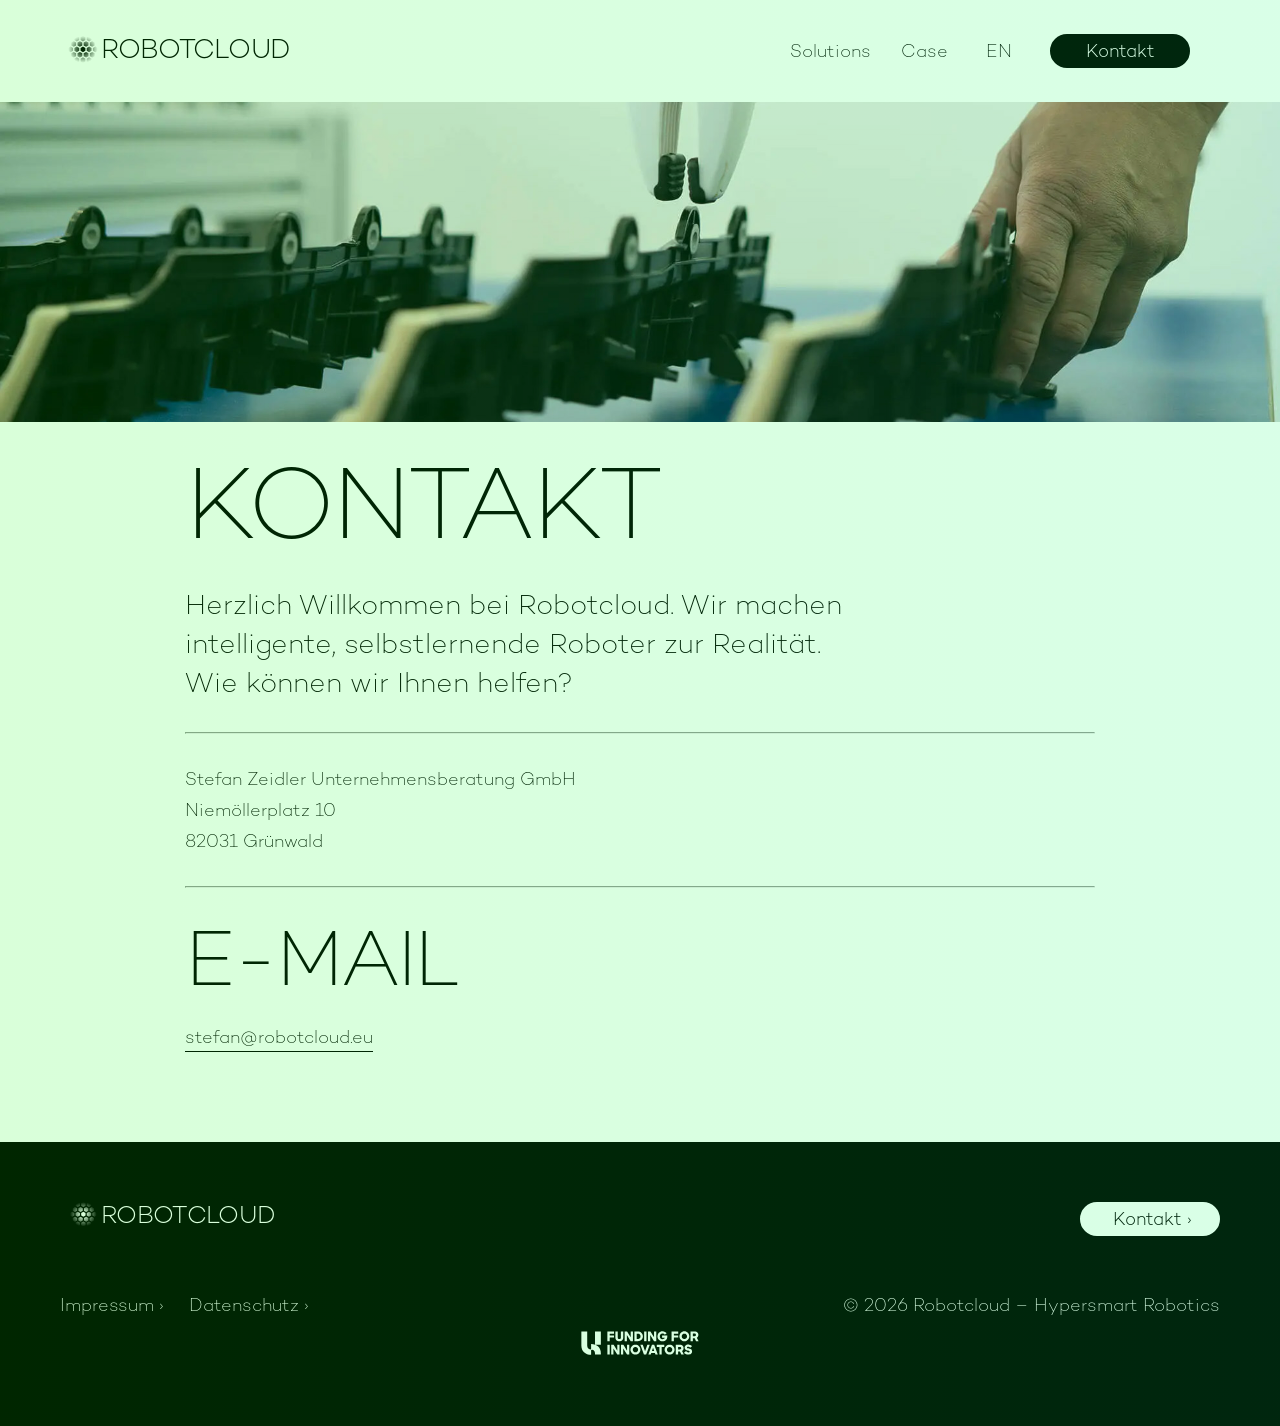
<file: kontakt.html>
<!DOCTYPE html>
<html lang="de-DE" itemscope itemtype="https://schema.org/WebPage">
<head>
<meta charset="UTF-8" />
<meta name="viewport" content="width=device-width" />
<link rel="preload" as="font" href="wp-content/themes/robotcloud/fonts/el.woff2" type="font/woff2" crossorigin="anonymous">
<link rel="preload" as="font" href="wp-content/themes/robotcloud/fonts/l.woff2" type="font/woff2" crossorigin="anonymous">
<link rel="preload" as="font" href="wp-content/themes/robotcloud/fonts/b.woff2" type="font/woff2" crossorigin="anonymous">
<link rel="apple-touch-icon" sizes="180x180" href="apple-touch-icon.png">
<link rel="icon" type="image/png" sizes="32x32" href="favicon-32x32.png">
<link rel="icon" type="image/png" sizes="16x16" href="favicon-16x16.png">
<link rel="manifest" href="site.webmanifest">
<link rel="mask-icon" href="safari-pinned-tab.svg" color="#5bbad5">
<meta name="msapplication-TileColor" content="#da532c">
<meta name="theme-color" content="#000000">
<meta name='robots' content='index, follow, max-image-preview:large, max-snippet:-1, max-video-preview:-1' />
<style>img:is([sizes="auto" i], [sizes^="auto," i]) { contain-intrinsic-size: 3000px 1500px }</style>
<link rel="alternate" hreflang="en" href="en/contact.html" />
<link rel="alternate" hreflang="de" href="kontakt.html" />
<link rel="alternate" hreflang="x-default" href="kontakt.html" />
<!-- This site is optimized with the Yoast SEO plugin v23.7 - https://yoast.com/wordpress/plugins/seo/ -->
<title>Kontakt - Robotcloud</title>
<link rel="canonical" href="kontakt.html" />
<meta property="og:locale" content="de_DE" />
<meta property="og:type" content="article" />
<meta property="og:title" content="Kontakt - Robotcloud" />
<meta property="og:url" content="https://robotcloud.eu/kontakt/" />
<meta property="og:site_name" content="Robotcloud" />
<meta property="article:modified_time" content="2025-09-22T07:47:29+00:00" />
<meta name="twitter:card" content="summary_large_image" />
<script type="application/ld+json" class="yoast-schema-graph">{"@context":"https://schema.org","@graph":[{"@type":"WebPage","@id":"https://robotcloud.eu/kontakt/","url":"https://robotcloud.eu/kontakt/","name":"Kontakt - Robotcloud","isPartOf":{"@id":"https://robotcloud.eu/#website"},"datePublished":"2022-10-15T12:00:50+00:00","dateModified":"2025-09-22T07:47:29+00:00","breadcrumb":{"@id":"https://robotcloud.eu/kontakt/#breadcrumb"},"inLanguage":"de","potentialAction":[{"@type":"ReadAction","target":["https://robotcloud.eu/kontakt/"]}]},{"@type":"BreadcrumbList","@id":"https://robotcloud.eu/kontakt/#breadcrumb","itemListElement":[{"@type":"ListItem","position":1,"name":"Startseite","item":"https://robotcloud.eu/"},{"@type":"ListItem","position":2,"name":"Kontakt"}]},{"@type":"WebSite","@id":"https://robotcloud.eu/#website","url":"https://robotcloud.eu/","name":"Robotcloud","description":"AI-based saas solutions for industrial robotics","publisher":{"@id":"https://robotcloud.eu/#organization"},"potentialAction":[{"@type":"SearchAction","target":{"@type":"EntryPoint","urlTemplate":"https://robotcloud.eu/?s={search_term_string}"},"query-input":{"@type":"PropertyValueSpecification","valueRequired":true,"valueName":"search_term_string"}}],"inLanguage":"de"},{"@type":"Organization","@id":"https://robotcloud.eu/#organization","name":"Robotcloud – Hypersmart Robotics","url":"https://robotcloud.eu/","logo":{"@type":"ImageObject","inLanguage":"de","@id":"https://robotcloud.eu/#/schema/logo/image/","url":"https://robotcloud.eu/wp-content/uploads/2022/06/robotcloud.png","contentUrl":"https://robotcloud.eu/wp-content/uploads/2022/06/robotcloud.png","width":558,"height":558,"caption":"Robotcloud – Hypersmart Robotics"},"image":{"@id":"https://robotcloud.eu/#/schema/logo/image/"}}]}</script>
<!-- / Yoast SEO plugin. -->
<link rel="alternate" type="application/rss+xml" title="Robotcloud &raquo; Feed" href="feed/index.html" />
<link rel="alternate" type="application/rss+xml" title="Robotcloud &raquo; Kommentar-Feed" href="comments/feed/index.html" />
<!-- <link rel='stylesheet' id='wp-block-library-css' href='https://robotcloud.eu/wp-includes/css/dist/block-library/style.min.css?ver=75d3181b9fa6a708e0c831fac6893590' type='text/css' media='all' /> -->
<link rel="stylesheet" type="text/css" href="wp-content/cache/wpfc-minified/95y6j4j9/7ul9y.css" media="all"/>
<style id='classic-theme-styles-inline-css' type='text/css'>
/*! This file is auto-generated */
.wp-block-button__link{color:#fff;background-color:#32373c;border-radius:9999px;box-shadow:none;text-decoration:none;padding:calc(.667em + 2px) calc(1.333em + 2px);font-size:1.125em}.wp-block-file__button{background:#32373c;color:#fff;text-decoration:none}
</style>
<style id='global-styles-inline-css' type='text/css'>
:root{--wp--preset--aspect-ratio--square: 1;--wp--preset--aspect-ratio--4-3: 4/3;--wp--preset--aspect-ratio--3-4: 3/4;--wp--preset--aspect-ratio--3-2: 3/2;--wp--preset--aspect-ratio--2-3: 2/3;--wp--preset--aspect-ratio--16-9: 16/9;--wp--preset--aspect-ratio--9-16: 9/16;--wp--preset--color--black: #000000;--wp--preset--color--cyan-bluish-gray: #abb8c3;--wp--preset--color--white: #ffffff;--wp--preset--color--pale-pink: #f78da7;--wp--preset--color--vivid-red: #cf2e2e;--wp--preset--color--luminous-vivid-orange: #ff6900;--wp--preset--color--luminous-vivid-amber: #fcb900;--wp--preset--color--light-green-cyan: #7bdcb5;--wp--preset--color--vivid-green-cyan: #00d084;--wp--preset--color--pale-cyan-blue: #8ed1fc;--wp--preset--color--vivid-cyan-blue: #0693e3;--wp--preset--color--vivid-purple: #9b51e0;--wp--preset--gradient--vivid-cyan-blue-to-vivid-purple: linear-gradient(135deg,rgba(6,147,227,1) 0%,rgb(155,81,224) 100%);--wp--preset--gradient--light-green-cyan-to-vivid-green-cyan: linear-gradient(135deg,rgb(122,220,180) 0%,rgb(0,208,130) 100%);--wp--preset--gradient--luminous-vivid-amber-to-luminous-vivid-orange: linear-gradient(135deg,rgba(252,185,0,1) 0%,rgba(255,105,0,1) 100%);--wp--preset--gradient--luminous-vivid-orange-to-vivid-red: linear-gradient(135deg,rgba(255,105,0,1) 0%,rgb(207,46,46) 100%);--wp--preset--gradient--very-light-gray-to-cyan-bluish-gray: linear-gradient(135deg,rgb(238,238,238) 0%,rgb(169,184,195) 100%);--wp--preset--gradient--cool-to-warm-spectrum: linear-gradient(135deg,rgb(74,234,220) 0%,rgb(151,120,209) 20%,rgb(207,42,186) 40%,rgb(238,44,130) 60%,rgb(251,105,98) 80%,rgb(254,248,76) 100%);--wp--preset--gradient--blush-light-purple: linear-gradient(135deg,rgb(255,206,236) 0%,rgb(152,150,240) 100%);--wp--preset--gradient--blush-bordeaux: linear-gradient(135deg,rgb(254,205,165) 0%,rgb(254,45,45) 50%,rgb(107,0,62) 100%);--wp--preset--gradient--luminous-dusk: linear-gradient(135deg,rgb(255,203,112) 0%,rgb(199,81,192) 50%,rgb(65,88,208) 100%);--wp--preset--gradient--pale-ocean: linear-gradient(135deg,rgb(255,245,203) 0%,rgb(182,227,212) 50%,rgb(51,167,181) 100%);--wp--preset--gradient--electric-grass: linear-gradient(135deg,rgb(202,248,128) 0%,rgb(113,206,126) 100%);--wp--preset--gradient--midnight: linear-gradient(135deg,rgb(2,3,129) 0%,rgb(40,116,252) 100%);--wp--preset--font-size--small: 13px;--wp--preset--font-size--medium: 20px;--wp--preset--font-size--large: 36px;--wp--preset--font-size--x-large: 42px;--wp--preset--spacing--20: 0.44rem;--wp--preset--spacing--30: 0.67rem;--wp--preset--spacing--40: 1rem;--wp--preset--spacing--50: 1.5rem;--wp--preset--spacing--60: 2.25rem;--wp--preset--spacing--70: 3.38rem;--wp--preset--spacing--80: 5.06rem;--wp--preset--shadow--natural: 6px 6px 9px rgba(0, 0, 0, 0.2);--wp--preset--shadow--deep: 12px 12px 50px rgba(0, 0, 0, 0.4);--wp--preset--shadow--sharp: 6px 6px 0px rgba(0, 0, 0, 0.2);--wp--preset--shadow--outlined: 6px 6px 0px -3px rgba(255, 255, 255, 1), 6px 6px rgba(0, 0, 0, 1);--wp--preset--shadow--crisp: 6px 6px 0px rgba(0, 0, 0, 1);}:where(.is-layout-flex){gap: 0.5em;}:where(.is-layout-grid){gap: 0.5em;}body .is-layout-flex{display: flex;}.is-layout-flex{flex-wrap: wrap;align-items: center;}.is-layout-flex > :is(*, div){margin: 0;}body .is-layout-grid{display: grid;}.is-layout-grid > :is(*, div){margin: 0;}:where(.wp-block-columns.is-layout-flex){gap: 2em;}:where(.wp-block-columns.is-layout-grid){gap: 2em;}:where(.wp-block-post-template.is-layout-flex){gap: 1.25em;}:where(.wp-block-post-template.is-layout-grid){gap: 1.25em;}.has-black-color{color: var(--wp--preset--color--black) !important;}.has-cyan-bluish-gray-color{color: var(--wp--preset--color--cyan-bluish-gray) !important;}.has-white-color{color: var(--wp--preset--color--white) !important;}.has-pale-pink-color{color: var(--wp--preset--color--pale-pink) !important;}.has-vivid-red-color{color: var(--wp--preset--color--vivid-red) !important;}.has-luminous-vivid-orange-color{color: var(--wp--preset--color--luminous-vivid-orange) !important;}.has-luminous-vivid-amber-color{color: var(--wp--preset--color--luminous-vivid-amber) !important;}.has-light-green-cyan-color{color: var(--wp--preset--color--light-green-cyan) !important;}.has-vivid-green-cyan-color{color: var(--wp--preset--color--vivid-green-cyan) !important;}.has-pale-cyan-blue-color{color: var(--wp--preset--color--pale-cyan-blue) !important;}.has-vivid-cyan-blue-color{color: var(--wp--preset--color--vivid-cyan-blue) !important;}.has-vivid-purple-color{color: var(--wp--preset--color--vivid-purple) !important;}.has-black-background-color{background-color: var(--wp--preset--color--black) !important;}.has-cyan-bluish-gray-background-color{background-color: var(--wp--preset--color--cyan-bluish-gray) !important;}.has-white-background-color{background-color: var(--wp--preset--color--white) !important;}.has-pale-pink-background-color{background-color: var(--wp--preset--color--pale-pink) !important;}.has-vivid-red-background-color{background-color: var(--wp--preset--color--vivid-red) !important;}.has-luminous-vivid-orange-background-color{background-color: var(--wp--preset--color--luminous-vivid-orange) !important;}.has-luminous-vivid-amber-background-color{background-color: var(--wp--preset--color--luminous-vivid-amber) !important;}.has-light-green-cyan-background-color{background-color: var(--wp--preset--color--light-green-cyan) !important;}.has-vivid-green-cyan-background-color{background-color: var(--wp--preset--color--vivid-green-cyan) !important;}.has-pale-cyan-blue-background-color{background-color: var(--wp--preset--color--pale-cyan-blue) !important;}.has-vivid-cyan-blue-background-color{background-color: var(--wp--preset--color--vivid-cyan-blue) !important;}.has-vivid-purple-background-color{background-color: var(--wp--preset--color--vivid-purple) !important;}.has-black-border-color{border-color: var(--wp--preset--color--black) !important;}.has-cyan-bluish-gray-border-color{border-color: var(--wp--preset--color--cyan-bluish-gray) !important;}.has-white-border-color{border-color: var(--wp--preset--color--white) !important;}.has-pale-pink-border-color{border-color: var(--wp--preset--color--pale-pink) !important;}.has-vivid-red-border-color{border-color: var(--wp--preset--color--vivid-red) !important;}.has-luminous-vivid-orange-border-color{border-color: var(--wp--preset--color--luminous-vivid-orange) !important;}.has-luminous-vivid-amber-border-color{border-color: var(--wp--preset--color--luminous-vivid-amber) !important;}.has-light-green-cyan-border-color{border-color: var(--wp--preset--color--light-green-cyan) !important;}.has-vivid-green-cyan-border-color{border-color: var(--wp--preset--color--vivid-green-cyan) !important;}.has-pale-cyan-blue-border-color{border-color: var(--wp--preset--color--pale-cyan-blue) !important;}.has-vivid-cyan-blue-border-color{border-color: var(--wp--preset--color--vivid-cyan-blue) !important;}.has-vivid-purple-border-color{border-color: var(--wp--preset--color--vivid-purple) !important;}.has-vivid-cyan-blue-to-vivid-purple-gradient-background{background: var(--wp--preset--gradient--vivid-cyan-blue-to-vivid-purple) !important;}.has-light-green-cyan-to-vivid-green-cyan-gradient-background{background: var(--wp--preset--gradient--light-green-cyan-to-vivid-green-cyan) !important;}.has-luminous-vivid-amber-to-luminous-vivid-orange-gradient-background{background: var(--wp--preset--gradient--luminous-vivid-amber-to-luminous-vivid-orange) !important;}.has-luminous-vivid-orange-to-vivid-red-gradient-background{background: var(--wp--preset--gradient--luminous-vivid-orange-to-vivid-red) !important;}.has-very-light-gray-to-cyan-bluish-gray-gradient-background{background: var(--wp--preset--gradient--very-light-gray-to-cyan-bluish-gray) !important;}.has-cool-to-warm-spectrum-gradient-background{background: var(--wp--preset--gradient--cool-to-warm-spectrum) !important;}.has-blush-light-purple-gradient-background{background: var(--wp--preset--gradient--blush-light-purple) !important;}.has-blush-bordeaux-gradient-background{background: var(--wp--preset--gradient--blush-bordeaux) !important;}.has-luminous-dusk-gradient-background{background: var(--wp--preset--gradient--luminous-dusk) !important;}.has-pale-ocean-gradient-background{background: var(--wp--preset--gradient--pale-ocean) !important;}.has-electric-grass-gradient-background{background: var(--wp--preset--gradient--electric-grass) !important;}.has-midnight-gradient-background{background: var(--wp--preset--gradient--midnight) !important;}.has-small-font-size{font-size: var(--wp--preset--font-size--small) !important;}.has-medium-font-size{font-size: var(--wp--preset--font-size--medium) !important;}.has-large-font-size{font-size: var(--wp--preset--font-size--large) !important;}.has-x-large-font-size{font-size: var(--wp--preset--font-size--x-large) !important;}
:where(.wp-block-post-template.is-layout-flex){gap: 1.25em;}:where(.wp-block-post-template.is-layout-grid){gap: 1.25em;}
:where(.wp-block-columns.is-layout-flex){gap: 2em;}:where(.wp-block-columns.is-layout-grid){gap: 2em;}
:root :where(.wp-block-pullquote){font-size: 1.5em;line-height: 1.6;}
</style>
<!-- <link rel='stylesheet' id='wpml-blocks-css' href='https://robotcloud.eu/wp-content/plugins/sitepress-multilingual-cms/dist/css/blocks/styles.css?ver=4.6.13' type='text/css' media='all' /> -->
<!-- <link rel='stylesheet' id='contact-form-7-css' href='https://robotcloud.eu/wp-content/plugins/contact-form-7/includes/css/styles.css?ver=6.0' type='text/css' media='all' /> -->
<!-- <link rel='stylesheet' id='wpml-legacy-horizontal-list-0-css' href='https://robotcloud.eu/wp-content/plugins/sitepress-multilingual-cms/templates/language-switchers/legacy-list-horizontal/style.min.css?ver=1' type='text/css' media='all' /> -->
<!-- <link rel='stylesheet' id='robotcloud-style-css' href='https://robotcloud.eu/wp-content/themes/robotcloud/style.css?ver=75d3181b9fa6a708e0c831fac6893590' type='text/css' media='all' /> -->
<link rel="stylesheet" type="text/css" href="wp-content/cache/wpfc-minified/49qlxh8/7ul9y.css" media="all"/>
<script src='wp-content/cache/wpfc-minified/jpvd5i2j/7ul9y.js' type="text/javascript"></script>
<!-- <script type="text/javascript" src="https://robotcloud.eu/wp-includes/js/jquery/jquery.min.js?ver=3.7.1" id="jquery-core-js"></script> -->
<!-- <script type="text/javascript" src="https://robotcloud.eu/wp-includes/js/jquery/jquery-migrate.min.js?ver=3.4.1" id="jquery-migrate-js"></script> -->
<!-- <script type="text/javascript" src="https://robotcloud.eu/wp-content/themes/robotcloud/js/swiper-bundle.min.js?ver=1" id="robot-swiper-js-js"></script> -->
<link rel="https://api.w.org/" href="wp-json/index.html" /><link rel="alternate" title="JSON" type="application/json" href="wp-json/wp/v2/pages/907" /><link rel="EditURI" type="application/rsd+xml" title="RSD" href="xmlrpc.php@rsd" />
<link rel='shortlink' href='kontakt.html' />
<link rel="alternate" title="oEmbed (JSON)" type="application/json+oembed" href="wp-json/oembed/1.0/embed@url=https%253A%252F%252Frobotcloud.eu%252Fkontakt%252F" />
<link rel="alternate" title="oEmbed (XML)" type="text/xml+oembed" href="wp-json/oembed/1.0/embed@url=https%253A%252F%252Frobotcloud.eu%252Fkontakt%252F&amp;format=xml" />
<meta name="generator" content="WPML ver:4.6.13 stt:1,3;" />
<script>document.createElement( "picture" );if(!window.HTMLPictureElement && document.addEventListener) {window.addEventListener("DOMContentLoaded", function() {var s = document.createElement("script");s.src = "https://robotcloud.eu/wp-content/plugins/webp-express/js/picturefill.min.js";document.body.appendChild(s);});}</script>    </head>
<body class="wp-singular page-template-default page page-id-907 wp-embed-responsive wp-theme-robotcloud">
<a class="skip-to-content visuallyhidden" href="kontakt.html#content">Skip to content</a>
<div id="wrapper" class="hfeed wrapper">
<div id="wrapper-overlay" class="wrapper-gradient"></div>
<header id="page-header" class="page-header" role="banner">
<input type="checkbox" id="main-navigation" class="menu-trigger visuallyhidden" aria-labelledby="main-menu-toggle-label">
<div class="page-header__wrapper">
<div class="page-header__logo-wrapper">
<a href="index.html" aria-label="Startseite" class="page-header__logo-link" itemprop="publisher" itemscope itemtype="https://schema.org/Organization">
<svg class="page-header__logo icon icon--robotcloud" ><use xlink:href="#logo-robotcloud"></use></svg>                    </a>
</div>
<nav id="primary-menu-toggle" class="main-navigation" role="navigation" itemscope itemtype="https://schema.org/SiteNavigationElement">
<ul role="list" class="main-navigation__container">
<li>
<a href="index.html#solutions">Solutions</a>
</li>
<li>
<a href="index.html#case">Case</a>
</li>
<li>
<div class="language-switch language-switch--de">
<div class="wpml-ls-statics-shortcode_actions wpml-ls wpml-ls-legacy-list-horizontal">
<ul><li class="wpml-ls-slot-shortcode_actions wpml-ls-item wpml-ls-item-en wpml-ls-first-item wpml-ls-last-item wpml-ls-item-legacy-list-horizontal">
<a href="en/contact.html" class="wpml-ls-link">
<img
class="wpml-ls-flag"
src="wp-content/plugins/sitepress-multilingual-cms/res/flags/en.png"
alt="Englisch"
width=18
height=12
/></a>
</li></ul>
</div>
</div>                        </li>
<li>
<a href="kontakt.html" class="button"><span>Kontakt</span></a>                            </li>
</ul>
</nav>
<label id="main-menu-toggle-label" for="main-navigation" aria-label="open Mainnavigation" class="page-header__menu-label menu-trigger-label">
<span class="menu-trigger-label__element"></span>
<span class="menu-trigger-label__element"></span>
<span class="menu-trigger-label__element"></span>
</label>
</div>
</header>
<div id="container" class="site-content">
<main id="content" role="main">
<article id="post-907" class="post-907 page type-page status-publish hentry">
<div class="entry-content" itemprop="mainContentOfPage">
<div class="component-container component-container--padding-only-bottom"><div class="content-container"><div class="column-container"><div class="column"><div class="custom-section"><div class="responsive-image" style="--aspect-ratio: 16 / 4"><picture><img fetchpriority="high" decoding="async" width="1980" height="556" src="wp-content/uploads/2022/10/robot-arm-ausschnitt.jpg" class="attachment-full size-full webpexpress-processed" alt="" srcset="wp-content/uploads/2022/10/robot-arm-ausschnitt.jpg 1980w, wp-content/uploads/2022/10/robot-arm-ausschnitt-800x225.jpg 800w, wp-content/uploads/2022/10/robot-arm-ausschnitt-1024x288.jpg 1024w" sizes="(max-width: 1980px) 100vw, 1980px"></picture></div><div><div class="text-content"><h1>KONTAKT</h1>
<p><span>Herzlich Willkommen bei Robotcloud. Wir machen<br />
intelligente, selbstlernende Roboter zur Realität.<br />
Wie können wir Ihnen helfen?</span></p>
<hr />
<p>Stefan Zeidler Unternehmensberatung GmbH<br />
Niemöllerplatz 10<br />
82031 Grünwald</p>
<hr />
<h2>E-Mail</h2>
<p><a href="mailto:stefan@robotcloud.eu,stefan@stefanzeidler.com">stefan@robotcloud.eu</a></p>
</div>

</div></div></div></div></div></div>
</div>
</article>
</main>
    </div> 
<div class="component-container component-container--large component-container--padding-none component-container--bg component-container--bg-theme-1">
<div class="content-container">
<div class="column-container">
<div class="column">
<footer class="footer" role="contentinfo">
<div class="footer__row">
<div class="footer__column">
<a href="index.html" class="footer__logo">
<svg class="icon icon--robotcloud" ><use xlink:href="#logo-robotcloud-invert"></use></svg>                                </a>
</div>
<div class="footer__column">
<a class="button" href="kontakt.html" ><span>Kontakt</span></a>                            </div>
<div class="footer__column">
<nav id="footer-navigation" class="footer__navigation">
<div class="footer__navigation-container"><ul id="footer-menu" class="menu"><li id="menu-item-267" class="menu-item menu-item-type-post_type menu-item-object-page menu-item-267"><a href="impressum/" itemprop="url">Impressum</a></li>
<li id="menu-item-268" class="menu-item menu-item-type-post_type menu-item-object-page menu-item-268"><a href="datenschutz/" itemprop="url">Datenschutz</a></li>
</ul></div>                                </nav>
</div>
<div class="footer__column">
<div id="copyright">
&copy; 2026 Robotcloud – Hypersmart Robotics
</div>
</div>
</div>
<div class="footer__row-icon">
<a href="https://funding.unternehmertum.de/en" target="_blank">
<svg class="" ><use xlink:href="#icon-funding"></use></svg>                            </a>
</div>
</footer>
</div>
</div>
</div>
</div>

</div>
<script type="speculationrules">
{"prefetch":[{"source":"document","where":{"and":[{"href_matches":"\/*"},{"not":{"href_matches":["\/wp-*.php","\/wp-admin\/*","\/wp-content\/uploads\/*","\/wp-content\/*","\/wp-content\/plugins\/*","\/wp-content\/themes\/robotcloud\/*","\/*\\?(.+)"]}},{"not":{"selector_matches":"a[rel~=\"nofollow\"]"}},{"not":{"selector_matches":".no-prefetch, .no-prefetch a"}}]},"eagerness":"conservative"}]}
</script>
<svg xmlns="http://www.w3.org/2000/svg" style="position:absolute; width: 0; height: 0;"><symbol id="logo-robotcloud" viewBox="0 0 263 39">
<defs>
<radialGradient id="logo-rc" cx=".5" cy=".5" r=".5" gradientUnits="objectBoundingBox">
<stop offset="0"/>
<stop offset=".138"/>
<stop offset="1" stop-opacity="0"/>
</radialGradient>
</defs>
<text transform="translate(39 27)" font-size="32" font-family="Campton-Light, Campton" font-weight="300" letter-spacing="-.025em"><tspan x="0" y="0">ROBOTCLOUD</tspan></text>
<path d="m781.619 192.642 2.849 1.645 2.849-1.645v-3.29l-2.849-1.645-2.849 1.645Zm-.8-4.7 2.849-1.645V183l-2.849-1.645-2.845 1.645v3.289Zm0 6.117-2.849 1.645v3.289l2.849 1.645 2.849-1.645V195.7Zm-6.494-1.414 2.849 1.645 2.849-1.645v-3.29l-2.849-1.645-2.849 1.645Zm-.8-4.7 2.849-1.645V183l-2.849-1.645-2.842 1.645v3.289Zm0 6.117-2.849 1.645v3.289l2.849 1.645 2.849-1.645V195.7Zm-6.494-1.414 2.849 1.645 2.849-1.645v-3.29l-2.849-1.645-2.849 1.645Zm-.8-4.7 2.849-1.645V183l-2.849-1.645-2.838 1.645v3.289Zm0 6.117-2.849 1.645v3.289l2.849 1.645 2.849-1.645V195.7Zm-3.645-6.348-2.849 1.645v3.29l2.849 1.645 2.849-1.645v-3.29Zm-.8-4.7-2.849-1.645L756.1 183v3.289l2.849 1.645 2.849-1.645Zm3.645-6.348-2.849-1.645-2.849 1.645v3.29l2.849 1.645 2.849-1.645Zm.8-1.414 2.849-1.645v-3.289l-2.849-1.645-2.849 1.645v3.279Zm6.494 1.414-2.849-1.645-2.849 1.645v3.29l2.849 1.645 2.849-1.645Zm.8-1.414 2.849-1.645v-3.289l-2.849-1.645-2.849 1.645v3.279Zm6.494 1.414-2.849-1.645-2.849 1.645v3.29l2.849 1.645 2.849-1.645Zm.8-1.414 2.849-1.645v-3.289l-2.849-1.645-2.849 1.645v3.279Zm3.645 6.348 2.849-1.645v-3.29l-2.849-1.645-2.849 1.645v3.29Zm6.494 4.7V183l-2.849-1.645-2.845 1.645v3.289l2.849 1.645Z" transform="translate(-756.102 -167.663)" fill="url(#logo-rc)"/>
</symbol><symbol id="logo-robotcloud-invert" viewBox="0 0 264 39">
<defs>
<radialGradient id="logo-invert" cx=".5" cy=".5" r=".5" gradientUnits="objectBoundingBox">
<stop offset="0" stop-color="#fff"/>
<stop offset=".138" stop-color="#fff"/>
<stop offset="1" stop-color="#fff" stop-opacity="0"/>
</radialGradient>
</defs>
<text transform="translate(40 27)" fill="#fff" font-size="32" font-family="Campton-Light, Campton" font-weight="300" letter-spacing="-.025em"><tspan x="0" y="0">ROBOTCLOUD</tspan></text>
<path d="m781.619 192.642 2.849 1.645 2.849-1.645v-3.29l-2.849-1.645-2.849 1.645Zm-.8-4.7 2.849-1.645V183l-2.849-1.645-2.845 1.645v3.289Zm0 6.117-2.849 1.645v3.289l2.849 1.645 2.849-1.645V195.7Zm-6.494-1.414 2.849 1.645 2.849-1.645v-3.29l-2.849-1.645-2.849 1.645Zm-.8-4.7 2.849-1.645V183l-2.849-1.645-2.842 1.645v3.289Zm0 6.117-2.849 1.645v3.289l2.849 1.645 2.849-1.645V195.7Zm-6.494-1.414 2.849 1.645 2.849-1.645v-3.29l-2.849-1.645-2.849 1.645Zm-.8-4.7 2.849-1.645V183l-2.849-1.645-2.838 1.645v3.289Zm0 6.117-2.849 1.645v3.289l2.849 1.645 2.849-1.645V195.7Zm-3.645-6.348-2.849 1.645v3.29l2.849 1.645 2.849-1.645v-3.29Zm-.8-4.7-2.849-1.645L756.1 183v3.289l2.849 1.645 2.849-1.645Zm3.645-6.348-2.849-1.645-2.849 1.645v3.29l2.849 1.645 2.849-1.645Zm.8-1.414 2.849-1.645v-3.289l-2.849-1.645-2.849 1.645v3.279Zm6.494 1.414-2.849-1.645-2.849 1.645v3.29l2.849 1.645 2.849-1.645Zm.8-1.414 2.849-1.645v-3.289l-2.849-1.645-2.849 1.645v3.279Zm6.494 1.414-2.849-1.645-2.849 1.645v3.29l2.849 1.645 2.849-1.645Zm.8-1.414 2.849-1.645v-3.289l-2.849-1.645-2.849 1.645v3.279Zm3.645 6.348 2.849-1.645v-3.29l-2.849-1.645-2.849 1.645v3.29Zm6.494 4.7V183l-2.849-1.645-2.845 1.645v3.289l2.849 1.645Z" transform="translate(-756.102 -168.663)" fill="url(#logo-invert)"/>
</symbol><symbol id="icon-funding" viewBox="0 0 677 222">
<path d="M83.7,122.8c0,6.2,1.8,10.9,5.3,14.3c3.5,3.3,8,5,13.6,5v25.8c-7.1,0-13.6-1-19.5-3c-5.8-2-10.8-5-14.8-8.8   s-7.2-8.6-9.4-14.1c-2.2-5.6-3.4-12-3.4-19.1v-11.1V55.5h28.2v56.2V122.8 M121.4,119h28.2V55.5h-28.2   C121.4,55.5,121.4,119,121.4,119z M146.2,142.2c-2.2-5.6-5.4-10.3-9.4-14.1c-4-3.9-9-6.8-14.8-8.8c-5.9-2-12.3-3-19.5-3V142   c5.6,0,10.1,1.7,13.6,5s5.3,8.1,5.3,14.3v5.1h28.2v-5.1C149.6,154.1,148.5,147.8,146.2,142.2"></path>
<path d="M181,55.5h32.2V66h-21v8.3h21v10.3h-21v17.6H181V55.5z"></path>
<path d="M238.6,102.9c-2.9,0-5.5-0.4-7.9-1.3c-2.3-0.9-4.3-2.1-5.9-3.7c-1.6-1.6-2.9-3.6-3.8-6    c-0.9-2.4-1.3-5-1.3-8.1V55.5h11.4v28.4c0,2.6,0.7,4.6,2,6c1.3,1.4,3.2,2.1,5.5,2.1c2.3,0,4.1-0.7,5.5-2.1c1.4-1.4,2.1-3.4,2.1-6    V55.5h11.4v28.4c0,3-0.4,5.7-1.3,8.1c-0.9,2.4-2.2,4.3-3.8,6c-1.6,1.6-3.6,2.9-6,3.7C244.1,102.5,241.5,102.9,238.6,102.9z"></path>
<path d="M264.4,55.5h11.7l17.6,28.1V55.5h10.7v46.8h-10.8l-18.4-29.5v29.5h-10.7V55.5z"></path>
<path d="M311.5,55.5h16.6c3.6,0,7,0.6,9.9,1.8c3,1.2,5.6,2.8,7.7,4.9c2.1,2.1,3.8,4.6,5,7.4c1.2,2.8,1.8,5.9,1.8,9.3    c0,3.3-0.6,6.4-1.8,9.3c-1.2,2.9-2.9,5.3-5,7.4c-2.1,2.1-4.7,3.7-7.7,4.9c-3,1.2-6.2,1.8-9.7,1.8h-16.8V55.5z M322.6,65.8v26h5.1    c2.1,0,3.9-0.3,5.5-1c1.6-0.7,3.1-1.6,4.2-2.8c1.2-1.2,2.1-2.6,2.7-4.1c0.6-1.6,0.9-3.3,0.9-5.1c0-1.8-0.3-3.5-0.9-5.1    c-0.6-1.6-1.5-3-2.6-4.1c-1.2-1.2-2.6-2.1-4.3-2.8c-1.7-0.7-3.6-1-5.8-1H322.6z"></path>
<path d="M358.5,55.5h11.3v46.8h-11.3V55.5z"></path>
<path d="M377,55.5h11.7l17.6,28.1V55.5H417v46.8h-10.8l-18.4-29.5v29.5H377V55.5z"></path>
<path d="M447.5,102.9c-3.8,0-7.2-0.6-10.3-1.9s-5.6-3-7.7-5.2c-2.1-2.2-3.7-4.8-4.9-7.7c-1.1-2.9-1.7-6-1.7-9.2    c0-3.4,0.6-6.5,1.8-9.5c1.2-3,2.9-5.5,5-7.6c2.1-2.1,4.7-3.8,7.6-5.1c3-1.2,6.2-1.9,9.8-1.9c4.5,0,8.4,0.9,11.7,2.6    c3.3,1.7,6.1,4,8.3,6.9l-9.4,6.6c-1.1-1.8-2.6-3.1-4.3-4c-1.8-0.9-3.9-1.4-6.3-1.4c-1.8,0-3.5,0.3-5.1,1c-1.6,0.7-3,1.6-4.1,2.8    c-1.2,1.2-2.1,2.6-2.8,4.3c-0.7,1.6-1,3.4-1,5.4c0,2,0.3,3.8,1,5.5c0.6,1.6,1.5,3,2.7,4.2c1.2,1.2,2.6,2.1,4.2,2.8    c1.6,0.6,3.4,1,5.3,1c2.7,0,5-0.6,6.8-1.9c1.8-1.3,3.2-3.1,4-5.4h-13V74.6h25.2v5.3c0,3.1-0.5,6-1.6,8.8c-1.1,2.8-2.6,5.3-4.6,7.3    c-2,2.1-4.4,3.8-7.2,5C453.9,102.3,450.9,102.9,447.5,102.9z"></path>
<path d="M490.8,55.5H523V66h-21v8.3h21v10.3h-21v17.6h-11.2V55.5z"></path>
<path d="M552.6,102.9c-3.3,0-6.5-0.6-9.4-1.9c-2.9-1.3-5.4-3-7.6-5.1c-2.2-2.2-3.9-4.7-5.1-7.6    c-1.2-2.9-1.9-6.1-1.9-9.4c0-3.3,0.6-6.5,1.9-9.4c1.2-2.9,2.9-5.5,5.1-7.6c2.2-2.2,4.7-3.9,7.6-5.2s6-1.9,9.4-1.9    c3.3,0,6.5,0.6,9.4,1.9c2.9,1.3,5.5,3,7.6,5.2c2.2,2.2,3.9,4.7,5.1,7.6c1.2,2.9,1.9,6,1.9,9.4c0,3.3-0.6,6.5-1.9,9.4    c-1.2,2.9-2.9,5.5-5.1,7.6c-2.2,2.2-4.7,3.9-7.6,5.1C559.1,102.3,555.9,102.9,552.6,102.9z M552.6,91.9c1.8,0,3.5-0.3,5.1-1    c1.6-0.7,2.9-1.6,4-2.8c1.1-1.2,2-2.6,2.7-4.1s1-3.2,1-5c0-1.8-0.3-3.5-1-5.1c-0.6-1.6-1.5-3-2.7-4.2c-1.2-1.2-2.5-2.1-4.1-2.8    c-1.6-0.7-3.2-1-5-1c-1.8,0-3.5,0.3-5,1c-1.6,0.7-2.9,1.6-4,2.8c-1.1,1.2-2,2.6-2.6,4.2c-0.6,1.6-1,3.3-1,5.1c0,1.8,0.3,3.5,0.9,5    s1.5,2.9,2.6,4.1c1.1,1.2,2.5,2.1,4,2.8C549,91.6,550.7,91.9,552.6,91.9z"></path>
<path d="M582.5,55.5h20.1c2.8,0,5.3,0.4,7.5,1.3c2.2,0.9,4,2,5.5,3.5c1.5,1.5,2.6,3.2,3.4,5.1c0.8,1.9,1.2,4,1.2,6.3    c0,3-0.7,5.7-2,8.1c-1.3,2.4-3.2,4.3-5.5,5.7l8.7,16.9H609l-6.6-14.1h-8.8v14.1h-11.2V55.5z M593.6,65.7v12.4h8.1    c2.4,0,4.2-0.6,5.3-1.8c1.1-1.2,1.7-2.7,1.7-4.5c0-1.9-0.6-3.4-1.7-4.5c-1.2-1.1-2.9-1.6-5.3-1.6H593.6z"></path>
<path d="M181.1,119.7h11.3v46.8h-11.3V119.7z"></path>
<path d="M199.6,119.7h11.7l17.6,28.1v-28.1h10.7v46.8h-10.8L210.3,137v29.5h-10.7V119.7z"></path>
<path d="M246.7,119.7h11.7l17.6,28.1v-28.1h10.7v46.8h-10.8L257.4,137v29.5h-10.7V119.7z"></path>
<path d="M316.5,167.1c-3.3,0-6.5-0.6-9.4-1.9c-2.9-1.3-5.4-3-7.6-5.1c-2.2-2.2-3.9-4.7-5.1-7.6    c-1.2-2.9-1.9-6.1-1.9-9.4c0-3.3,0.6-6.5,1.9-9.4c1.2-2.9,2.9-5.5,5.1-7.6c2.2-2.2,4.7-3.9,7.6-5.2c2.9-1.3,6-1.9,9.4-1.9    s6.5,0.6,9.4,1.9c2.9,1.3,5.5,3,7.6,5.2c2.2,2.2,3.9,4.7,5.1,7.6c1.2,2.9,1.9,6,1.9,9.4c0,3.3-0.6,6.5-1.9,9.4    c-1.2,2.9-2.9,5.5-5.1,7.6c-2.2,2.2-4.7,3.9-7.6,5.1C323,166.5,319.8,167.1,316.5,167.1z M316.5,156.1c1.8,0,3.5-0.3,5.1-1    c1.6-0.7,2.9-1.6,4-2.8c1.1-1.2,2-2.6,2.7-4.1s1-3.2,1-5c0-1.8-0.3-3.5-1-5.1c-0.6-1.6-1.5-3-2.7-4.2c-1.2-1.2-2.5-2.1-4.1-2.8    c-1.6-0.7-3.2-1-5-1s-3.5,0.3-5,1c-1.6,0.7-2.9,1.6-4,2.8c-1.1,1.2-2,2.6-2.6,4.2c-0.6,1.6-1,3.3-1,5.1c0,1.8,0.3,3.5,0.9,5    c0.6,1.6,1.5,2.9,2.6,4.1c1.1,1.2,2.5,2.1,4,2.8C312.9,155.8,314.6,156.1,316.5,156.1z"></path>
<path d="M340.2,119.7h11.7l11,31.6l11.1-31.6h11.6l-17.3,46.8h-10.8L340.2,119.7z"></path>
<path d="M396.2,119.7H407l17.3,46.8H413l-2.4-7h-17.9l-2.4,7h-11.3L396.2,119.7z M396.1,149.7h11l-5.5-15.7    L396.1,149.7z"></path>
<path d="M432.2,130h-12.7v-10.3h36.2V130h-12.6v36.5h-10.9V130z"></path>
<path d="M481.3,167.1c-3.3,0-6.5-0.6-9.4-1.9c-2.9-1.3-5.4-3-7.6-5.1c-2.2-2.2-3.9-4.7-5.1-7.6    c-1.2-2.9-1.9-6.1-1.9-9.4c0-3.3,0.6-6.5,1.9-9.4c1.2-2.9,2.9-5.5,5.1-7.6c2.2-2.2,4.7-3.9,7.6-5.2s6-1.9,9.4-1.9    c3.3,0,6.5,0.6,9.4,1.9c2.9,1.3,5.5,3,7.6,5.2c2.2,2.2,3.9,4.7,5.1,7.6c1.2,2.9,1.9,6,1.9,9.4c0,3.3-0.6,6.5-1.9,9.4    c-1.2,2.9-2.9,5.5-5.1,7.6c-2.2,2.2-4.7,3.9-7.6,5.1C487.8,166.5,484.7,167.1,481.3,167.1z M481.3,156.1c1.8,0,3.5-0.3,5.1-1    c1.6-0.7,2.9-1.6,4-2.8c1.1-1.2,2-2.6,2.7-4.1s1-3.2,1-5c0-1.8-0.3-3.5-1-5.1c-0.6-1.6-1.5-3-2.7-4.2c-1.2-1.2-2.5-2.1-4.1-2.8    c-1.6-0.7-3.2-1-5-1c-1.8,0-3.5,0.3-5,1c-1.6,0.7-2.9,1.6-4,2.8c-1.1,1.2-2,2.6-2.6,4.2c-0.6,1.6-1,3.3-1,5.1c0,1.8,0.3,3.5,0.9,5    s1.5,2.9,2.6,4.1c1.1,1.2,2.5,2.1,4,2.8C477.8,155.8,479.5,156.1,481.3,156.1z"></path>
<path d="M511.2,119.7h20.1c2.8,0,5.3,0.4,7.5,1.3c2.2,0.9,4,2,5.5,3.5c1.5,1.5,2.6,3.2,3.4,5.1c0.8,1.9,1.2,4,1.2,6.3    c0,3-0.7,5.7-2,8.1c-1.3,2.4-3.2,4.3-5.5,5.7l8.7,16.9h-12.3l-6.6-14.1h-8.8v14.1h-11.2V119.7z M522.4,129.9v12.4h8.1    c2.4,0,4.2-0.6,5.3-1.8c1.1-1.2,1.7-2.7,1.7-4.5c0-1.9-0.6-3.4-1.7-4.5c-1.2-1.1-2.9-1.6-5.3-1.6H522.4z"></path>
<path d="M571.9,167.1c-2.6,0-5-0.2-7-0.7c-2.1-0.5-4-1.1-5.6-2c-1.7-0.8-3.2-1.8-4.6-3c-1.3-1.2-2.6-2.4-3.7-3.7    l9.6-7.7c1.4,2.1,3,3.7,4.9,4.9c1.9,1.2,4.1,1.7,6.8,1.7c1.9,0,3.4-0.4,4.4-1.2c1-0.8,1.5-1.9,1.5-3.1c0-0.8-0.2-1.4-0.6-1.9    c-0.4-0.5-1-1-1.8-1.3c-0.8-0.4-1.8-0.7-3-1.1c-1.2-0.3-2.6-0.7-4.3-1.1c-1.7-0.4-3.4-0.9-5.2-1.4s-3.3-1.4-4.7-2.4    c-1.4-1-2.6-2.3-3.5-3.9c-0.9-1.6-1.3-3.6-1.3-6c0-2.1,0.4-4,1.3-5.7c0.9-1.8,2-3.3,3.5-4.6s3.3-2.3,5.4-3    c2.1-0.7,4.4-1.1,6.9-1.1c2.1,0,4.1,0.2,5.8,0.5c1.8,0.4,3.4,0.9,4.8,1.6s2.9,1.6,4.2,2.6c1.3,1,2.6,2.2,3.8,3.6l-9,7    c-1.1-1.8-2.5-3.1-4-4.1c-1.6-1-3.6-1.4-5.9-1.4c-1.9,0-3.3,0.4-4.2,1.3c-0.9,0.9-1.3,1.8-1.3,2.9c0,0.7,0.2,1.3,0.7,1.8    c0.4,0.5,1.1,0.9,1.9,1.2c0.8,0.3,1.8,0.6,3,0.9c1.2,0.3,2.5,0.6,3.9,0.9c1.8,0.4,3.5,0.9,5.3,1.4c1.8,0.6,3.4,1.4,4.9,2.4    c1.5,1,2.7,2.4,3.6,4c0.9,1.6,1.4,3.7,1.4,6.2c0,2.2-0.4,4.3-1.3,6.1s-2.1,3.5-3.7,4.8c-1.6,1.4-3.5,2.4-5.6,3.2    C576.8,166.7,574.5,167.1,571.9,167.1z"></path>
</symbol></svg><script type="text/javascript" src="wp-content/themes/robotcloud/js/index.js@z=432&amp;ver=0.1" id="robot-js-js"></script>
</body>
</html><!--
Performance optimized by Redis Object Cache. Learn more: https://wprediscache.com
Erhielt 1336 Objects (484 kB) von Redis beim Benutzen von PhpRedis (v6.2.0).
-->
<!-- WP Fastest Cache file was created in 0.18674993515015 seconds, on 22-09-25 9:53:10 --><!-- via php -->
</file>
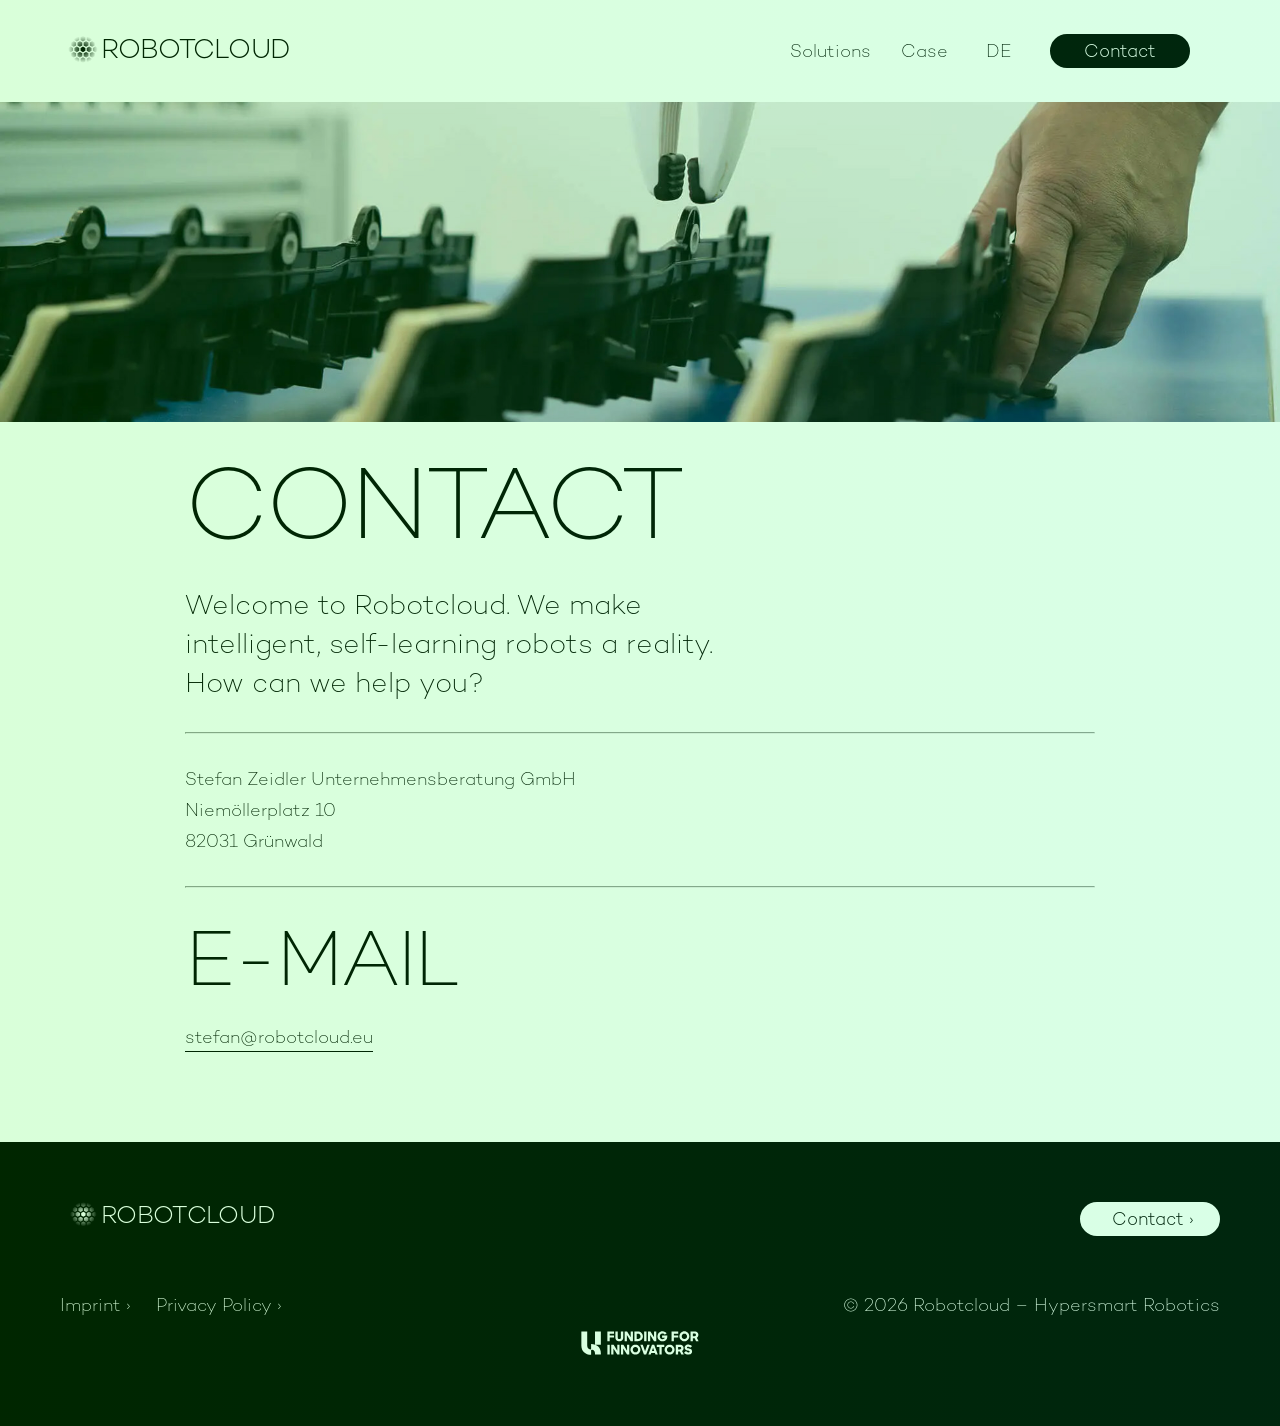
<file: en/contact.html>
<!DOCTYPE html>
<html lang="en-US" itemscope itemtype="https://schema.org/WebPage">
<head>
<meta charset="UTF-8" />
<meta name="viewport" content="width=device-width" />
<link rel="preload" as="font" href="../wp-content/themes/robotcloud/fonts/el.woff2" type="font/woff2" crossorigin="anonymous">
<link rel="preload" as="font" href="../wp-content/themes/robotcloud/fonts/l.woff2" type="font/woff2" crossorigin="anonymous">
<link rel="preload" as="font" href="../wp-content/themes/robotcloud/fonts/b.woff2" type="font/woff2" crossorigin="anonymous">
<link rel="apple-touch-icon" sizes="180x180" href="../apple-touch-icon.png">
<link rel="icon" type="image/png" sizes="32x32" href="../favicon-32x32.png">
<link rel="icon" type="image/png" sizes="16x16" href="../favicon-16x16.png">
<link rel="manifest" href="../site.webmanifest">
<link rel="mask-icon" href="../safari-pinned-tab.svg" color="#5bbad5">
<meta name="msapplication-TileColor" content="#da532c">
<meta name="theme-color" content="#000000">
<meta name='robots' content='index, follow, max-image-preview:large, max-snippet:-1, max-video-preview:-1' />
<style>img:is([sizes="auto" i], [sizes^="auto," i]) { contain-intrinsic-size: 3000px 1500px }</style>
<link rel="alternate" hreflang="en" href="contact.html" />
<link rel="alternate" hreflang="de" href="../kontakt.html" />
<link rel="alternate" hreflang="x-default" href="../kontakt.html" />
<!-- This site is optimized with the Yoast SEO plugin v23.7 - https://yoast.com/wordpress/plugins/seo/ -->
<title>Contact - Robotcloud</title>
<link rel="canonical" href="contact.html" />
<meta property="og:locale" content="en_US" />
<meta property="og:type" content="article" />
<meta property="og:title" content="Contact - Robotcloud" />
<meta property="og:url" content="https://robotcloud.eu/en/contact/" />
<meta property="og:site_name" content="Robotcloud" />
<meta property="article:modified_time" content="2025-09-22T07:47:52+00:00" />
<meta name="twitter:card" content="summary_large_image" />
<script type="application/ld+json" class="yoast-schema-graph">{"@context":"https://schema.org","@graph":[{"@type":"WebPage","@id":"https://robotcloud.eu/en/contact/","url":"https://robotcloud.eu/en/contact/","name":"Contact - Robotcloud","isPartOf":{"@id":"https://robotcloud.eu/#website"},"datePublished":"2022-10-15T12:00:50+00:00","dateModified":"2025-09-22T07:47:52+00:00","breadcrumb":{"@id":"https://robotcloud.eu/en/contact/#breadcrumb"},"inLanguage":"en-US","potentialAction":[{"@type":"ReadAction","target":["https://robotcloud.eu/en/contact/"]}]},{"@type":"BreadcrumbList","@id":"https://robotcloud.eu/en/contact/#breadcrumb","itemListElement":[{"@type":"ListItem","position":1,"name":"Startseite","item":"https://robotcloud.eu/en/"},{"@type":"ListItem","position":2,"name":"Contact"}]},{"@type":"WebSite","@id":"https://robotcloud.eu/#website","url":"https://robotcloud.eu/","name":"Robotcloud","description":"AI-based saas solutions for industrial robotics","publisher":{"@id":"https://robotcloud.eu/#organization"},"potentialAction":[{"@type":"SearchAction","target":{"@type":"EntryPoint","urlTemplate":"https://robotcloud.eu/?s={search_term_string}"},"query-input":{"@type":"PropertyValueSpecification","valueRequired":true,"valueName":"search_term_string"}}],"inLanguage":"en-US"},{"@type":"Organization","@id":"https://robotcloud.eu/#organization","name":"Robotcloud – Hypersmart Robotics","url":"https://robotcloud.eu/","logo":{"@type":"ImageObject","inLanguage":"en-US","@id":"https://robotcloud.eu/#/schema/logo/image/","url":"https://robotcloud.eu/wp-content/uploads/2022/06/robotcloud.png","contentUrl":"https://robotcloud.eu/wp-content/uploads/2022/06/robotcloud.png","width":558,"height":558,"caption":"Robotcloud – Hypersmart Robotics"},"image":{"@id":"https://robotcloud.eu/#/schema/logo/image/"}}]}</script>
<!-- / Yoast SEO plugin. -->
<link rel="alternate" type="application/rss+xml" title="Robotcloud &raquo; Feed" href="feed/index.html" />
<link rel="alternate" type="application/rss+xml" title="Robotcloud &raquo; Comments Feed" href="comments/feed/index.html" />
<!-- <link rel='stylesheet' id='wp-block-library-css' href='https://robotcloud.eu/wp-includes/css/dist/block-library/style.min.css?ver=75d3181b9fa6a708e0c831fac6893590' type='text/css' media='all' /> -->
<link rel="stylesheet" type="text/css" href="../wp-content/cache/wpfc-minified/95y6j4j9/7ul9y.css" media="all"/>
<style id='classic-theme-styles-inline-css' type='text/css'>
/*! This file is auto-generated */
.wp-block-button__link{color:#fff;background-color:#32373c;border-radius:9999px;box-shadow:none;text-decoration:none;padding:calc(.667em + 2px) calc(1.333em + 2px);font-size:1.125em}.wp-block-file__button{background:#32373c;color:#fff;text-decoration:none}
</style>
<style id='global-styles-inline-css' type='text/css'>
:root{--wp--preset--aspect-ratio--square: 1;--wp--preset--aspect-ratio--4-3: 4/3;--wp--preset--aspect-ratio--3-4: 3/4;--wp--preset--aspect-ratio--3-2: 3/2;--wp--preset--aspect-ratio--2-3: 2/3;--wp--preset--aspect-ratio--16-9: 16/9;--wp--preset--aspect-ratio--9-16: 9/16;--wp--preset--color--black: #000000;--wp--preset--color--cyan-bluish-gray: #abb8c3;--wp--preset--color--white: #ffffff;--wp--preset--color--pale-pink: #f78da7;--wp--preset--color--vivid-red: #cf2e2e;--wp--preset--color--luminous-vivid-orange: #ff6900;--wp--preset--color--luminous-vivid-amber: #fcb900;--wp--preset--color--light-green-cyan: #7bdcb5;--wp--preset--color--vivid-green-cyan: #00d084;--wp--preset--color--pale-cyan-blue: #8ed1fc;--wp--preset--color--vivid-cyan-blue: #0693e3;--wp--preset--color--vivid-purple: #9b51e0;--wp--preset--gradient--vivid-cyan-blue-to-vivid-purple: linear-gradient(135deg,rgba(6,147,227,1) 0%,rgb(155,81,224) 100%);--wp--preset--gradient--light-green-cyan-to-vivid-green-cyan: linear-gradient(135deg,rgb(122,220,180) 0%,rgb(0,208,130) 100%);--wp--preset--gradient--luminous-vivid-amber-to-luminous-vivid-orange: linear-gradient(135deg,rgba(252,185,0,1) 0%,rgba(255,105,0,1) 100%);--wp--preset--gradient--luminous-vivid-orange-to-vivid-red: linear-gradient(135deg,rgba(255,105,0,1) 0%,rgb(207,46,46) 100%);--wp--preset--gradient--very-light-gray-to-cyan-bluish-gray: linear-gradient(135deg,rgb(238,238,238) 0%,rgb(169,184,195) 100%);--wp--preset--gradient--cool-to-warm-spectrum: linear-gradient(135deg,rgb(74,234,220) 0%,rgb(151,120,209) 20%,rgb(207,42,186) 40%,rgb(238,44,130) 60%,rgb(251,105,98) 80%,rgb(254,248,76) 100%);--wp--preset--gradient--blush-light-purple: linear-gradient(135deg,rgb(255,206,236) 0%,rgb(152,150,240) 100%);--wp--preset--gradient--blush-bordeaux: linear-gradient(135deg,rgb(254,205,165) 0%,rgb(254,45,45) 50%,rgb(107,0,62) 100%);--wp--preset--gradient--luminous-dusk: linear-gradient(135deg,rgb(255,203,112) 0%,rgb(199,81,192) 50%,rgb(65,88,208) 100%);--wp--preset--gradient--pale-ocean: linear-gradient(135deg,rgb(255,245,203) 0%,rgb(182,227,212) 50%,rgb(51,167,181) 100%);--wp--preset--gradient--electric-grass: linear-gradient(135deg,rgb(202,248,128) 0%,rgb(113,206,126) 100%);--wp--preset--gradient--midnight: linear-gradient(135deg,rgb(2,3,129) 0%,rgb(40,116,252) 100%);--wp--preset--font-size--small: 13px;--wp--preset--font-size--medium: 20px;--wp--preset--font-size--large: 36px;--wp--preset--font-size--x-large: 42px;--wp--preset--spacing--20: 0.44rem;--wp--preset--spacing--30: 0.67rem;--wp--preset--spacing--40: 1rem;--wp--preset--spacing--50: 1.5rem;--wp--preset--spacing--60: 2.25rem;--wp--preset--spacing--70: 3.38rem;--wp--preset--spacing--80: 5.06rem;--wp--preset--shadow--natural: 6px 6px 9px rgba(0, 0, 0, 0.2);--wp--preset--shadow--deep: 12px 12px 50px rgba(0, 0, 0, 0.4);--wp--preset--shadow--sharp: 6px 6px 0px rgba(0, 0, 0, 0.2);--wp--preset--shadow--outlined: 6px 6px 0px -3px rgba(255, 255, 255, 1), 6px 6px rgba(0, 0, 0, 1);--wp--preset--shadow--crisp: 6px 6px 0px rgba(0, 0, 0, 1);}:where(.is-layout-flex){gap: 0.5em;}:where(.is-layout-grid){gap: 0.5em;}body .is-layout-flex{display: flex;}.is-layout-flex{flex-wrap: wrap;align-items: center;}.is-layout-flex > :is(*, div){margin: 0;}body .is-layout-grid{display: grid;}.is-layout-grid > :is(*, div){margin: 0;}:where(.wp-block-columns.is-layout-flex){gap: 2em;}:where(.wp-block-columns.is-layout-grid){gap: 2em;}:where(.wp-block-post-template.is-layout-flex){gap: 1.25em;}:where(.wp-block-post-template.is-layout-grid){gap: 1.25em;}.has-black-color{color: var(--wp--preset--color--black) !important;}.has-cyan-bluish-gray-color{color: var(--wp--preset--color--cyan-bluish-gray) !important;}.has-white-color{color: var(--wp--preset--color--white) !important;}.has-pale-pink-color{color: var(--wp--preset--color--pale-pink) !important;}.has-vivid-red-color{color: var(--wp--preset--color--vivid-red) !important;}.has-luminous-vivid-orange-color{color: var(--wp--preset--color--luminous-vivid-orange) !important;}.has-luminous-vivid-amber-color{color: var(--wp--preset--color--luminous-vivid-amber) !important;}.has-light-green-cyan-color{color: var(--wp--preset--color--light-green-cyan) !important;}.has-vivid-green-cyan-color{color: var(--wp--preset--color--vivid-green-cyan) !important;}.has-pale-cyan-blue-color{color: var(--wp--preset--color--pale-cyan-blue) !important;}.has-vivid-cyan-blue-color{color: var(--wp--preset--color--vivid-cyan-blue) !important;}.has-vivid-purple-color{color: var(--wp--preset--color--vivid-purple) !important;}.has-black-background-color{background-color: var(--wp--preset--color--black) !important;}.has-cyan-bluish-gray-background-color{background-color: var(--wp--preset--color--cyan-bluish-gray) !important;}.has-white-background-color{background-color: var(--wp--preset--color--white) !important;}.has-pale-pink-background-color{background-color: var(--wp--preset--color--pale-pink) !important;}.has-vivid-red-background-color{background-color: var(--wp--preset--color--vivid-red) !important;}.has-luminous-vivid-orange-background-color{background-color: var(--wp--preset--color--luminous-vivid-orange) !important;}.has-luminous-vivid-amber-background-color{background-color: var(--wp--preset--color--luminous-vivid-amber) !important;}.has-light-green-cyan-background-color{background-color: var(--wp--preset--color--light-green-cyan) !important;}.has-vivid-green-cyan-background-color{background-color: var(--wp--preset--color--vivid-green-cyan) !important;}.has-pale-cyan-blue-background-color{background-color: var(--wp--preset--color--pale-cyan-blue) !important;}.has-vivid-cyan-blue-background-color{background-color: var(--wp--preset--color--vivid-cyan-blue) !important;}.has-vivid-purple-background-color{background-color: var(--wp--preset--color--vivid-purple) !important;}.has-black-border-color{border-color: var(--wp--preset--color--black) !important;}.has-cyan-bluish-gray-border-color{border-color: var(--wp--preset--color--cyan-bluish-gray) !important;}.has-white-border-color{border-color: var(--wp--preset--color--white) !important;}.has-pale-pink-border-color{border-color: var(--wp--preset--color--pale-pink) !important;}.has-vivid-red-border-color{border-color: var(--wp--preset--color--vivid-red) !important;}.has-luminous-vivid-orange-border-color{border-color: var(--wp--preset--color--luminous-vivid-orange) !important;}.has-luminous-vivid-amber-border-color{border-color: var(--wp--preset--color--luminous-vivid-amber) !important;}.has-light-green-cyan-border-color{border-color: var(--wp--preset--color--light-green-cyan) !important;}.has-vivid-green-cyan-border-color{border-color: var(--wp--preset--color--vivid-green-cyan) !important;}.has-pale-cyan-blue-border-color{border-color: var(--wp--preset--color--pale-cyan-blue) !important;}.has-vivid-cyan-blue-border-color{border-color: var(--wp--preset--color--vivid-cyan-blue) !important;}.has-vivid-purple-border-color{border-color: var(--wp--preset--color--vivid-purple) !important;}.has-vivid-cyan-blue-to-vivid-purple-gradient-background{background: var(--wp--preset--gradient--vivid-cyan-blue-to-vivid-purple) !important;}.has-light-green-cyan-to-vivid-green-cyan-gradient-background{background: var(--wp--preset--gradient--light-green-cyan-to-vivid-green-cyan) !important;}.has-luminous-vivid-amber-to-luminous-vivid-orange-gradient-background{background: var(--wp--preset--gradient--luminous-vivid-amber-to-luminous-vivid-orange) !important;}.has-luminous-vivid-orange-to-vivid-red-gradient-background{background: var(--wp--preset--gradient--luminous-vivid-orange-to-vivid-red) !important;}.has-very-light-gray-to-cyan-bluish-gray-gradient-background{background: var(--wp--preset--gradient--very-light-gray-to-cyan-bluish-gray) !important;}.has-cool-to-warm-spectrum-gradient-background{background: var(--wp--preset--gradient--cool-to-warm-spectrum) !important;}.has-blush-light-purple-gradient-background{background: var(--wp--preset--gradient--blush-light-purple) !important;}.has-blush-bordeaux-gradient-background{background: var(--wp--preset--gradient--blush-bordeaux) !important;}.has-luminous-dusk-gradient-background{background: var(--wp--preset--gradient--luminous-dusk) !important;}.has-pale-ocean-gradient-background{background: var(--wp--preset--gradient--pale-ocean) !important;}.has-electric-grass-gradient-background{background: var(--wp--preset--gradient--electric-grass) !important;}.has-midnight-gradient-background{background: var(--wp--preset--gradient--midnight) !important;}.has-small-font-size{font-size: var(--wp--preset--font-size--small) !important;}.has-medium-font-size{font-size: var(--wp--preset--font-size--medium) !important;}.has-large-font-size{font-size: var(--wp--preset--font-size--large) !important;}.has-x-large-font-size{font-size: var(--wp--preset--font-size--x-large) !important;}
:where(.wp-block-post-template.is-layout-flex){gap: 1.25em;}:where(.wp-block-post-template.is-layout-grid){gap: 1.25em;}
:where(.wp-block-columns.is-layout-flex){gap: 2em;}:where(.wp-block-columns.is-layout-grid){gap: 2em;}
:root :where(.wp-block-pullquote){font-size: 1.5em;line-height: 1.6;}
</style>
<!-- <link rel='stylesheet' id='wpml-blocks-css' href='https://robotcloud.eu/wp-content/plugins/sitepress-multilingual-cms/dist/css/blocks/styles.css?ver=4.6.13' type='text/css' media='all' /> -->
<!-- <link rel='stylesheet' id='contact-form-7-css' href='https://robotcloud.eu/wp-content/plugins/contact-form-7/includes/css/styles.css?ver=6.0' type='text/css' media='all' /> -->
<!-- <link rel='stylesheet' id='wpml-legacy-horizontal-list-0-css' href='https://robotcloud.eu/wp-content/plugins/sitepress-multilingual-cms/templates/language-switchers/legacy-list-horizontal/style.min.css?ver=1' type='text/css' media='all' /> -->
<!-- <link rel='stylesheet' id='robotcloud-style-css' href='https://robotcloud.eu/wp-content/themes/robotcloud/style.css?ver=75d3181b9fa6a708e0c831fac6893590' type='text/css' media='all' /> -->
<link rel="stylesheet" type="text/css" href="../wp-content/cache/wpfc-minified/49qlxh8/7ul9y.css" media="all"/>
<script src='../wp-content/cache/wpfc-minified/jpvd5i2j/7ul9y.js' type="text/javascript"></script>
<!-- <script type="text/javascript" src="https://robotcloud.eu/wp-includes/js/jquery/jquery.min.js?ver=3.7.1" id="jquery-core-js"></script> -->
<!-- <script type="text/javascript" src="https://robotcloud.eu/wp-includes/js/jquery/jquery-migrate.min.js?ver=3.4.1" id="jquery-migrate-js"></script> -->
<!-- <script type="text/javascript" src="https://robotcloud.eu/wp-content/themes/robotcloud/js/swiper-bundle.min.js?ver=1" id="robot-swiper-js-js"></script> -->
<link rel="https://api.w.org/" href="wp-json/index.html" /><link rel="alternate" title="JSON" type="application/json" href="wp-json/wp/v2/pages/919" /><link rel="EditURI" type="application/rsd+xml" title="RSD" href="../xmlrpc.php@rsd" />
<link rel='shortlink' href='contact.html' />
<link rel="alternate" title="oEmbed (JSON)" type="application/json+oembed" href="wp-json/oembed/1.0/embed@url=https%253A%252F%252Frobotcloud.eu%252Fen%252Fcontact%252F" />
<link rel="alternate" title="oEmbed (XML)" type="text/xml+oembed" href="wp-json/oembed/1.0/embed@url=https%253A%252F%252Frobotcloud.eu%252Fen%252Fcontact%252F&amp;format=xml" />
<meta name="generator" content="WPML ver:4.6.13 stt:1,3;" />
<script>document.createElement( "picture" );if(!window.HTMLPictureElement && document.addEventListener) {window.addEventListener("DOMContentLoaded", function() {var s = document.createElement("script");s.src = "https://robotcloud.eu/wp-content/plugins/webp-express/js/picturefill.min.js";document.body.appendChild(s);});}</script>    </head>
<body class="wp-singular page-template-default page page-id-919 wp-embed-responsive wp-theme-robotcloud">
<a class="skip-to-content visuallyhidden" href="contact.html#content">Skip to content</a>
<div id="wrapper" class="hfeed wrapper">
<div id="wrapper-overlay" class="wrapper-gradient"></div>
<header id="page-header" class="page-header" role="banner">
<input type="checkbox" id="main-navigation" class="menu-trigger visuallyhidden" aria-labelledby="main-menu-toggle-label">
<div class="page-header__wrapper">
<div class="page-header__logo-wrapper">
<a href="../index.html" aria-label="Startseite" class="page-header__logo-link" itemprop="publisher" itemscope itemtype="https://schema.org/Organization">
<svg class="page-header__logo icon icon--robotcloud" ><use xlink:href="#logo-robotcloud"></use></svg>                    </a>
</div>
<nav id="primary-menu-toggle" class="main-navigation" role="navigation" itemscope itemtype="https://schema.org/SiteNavigationElement">
<ul role="list" class="main-navigation__container">
<li>
<a href="index.html#solutions">Solutions</a>
</li>
<li>
<a href="index.html#case">Case</a>
</li>
<li>
<div class="language-switch language-switch--en">
<div class="wpml-ls-statics-shortcode_actions wpml-ls wpml-ls-legacy-list-horizontal">
<ul><li class="wpml-ls-slot-shortcode_actions wpml-ls-item wpml-ls-item-de wpml-ls-first-item wpml-ls-last-item wpml-ls-item-legacy-list-horizontal">
<a href="../kontakt.html" class="wpml-ls-link">
<img
class="wpml-ls-flag"
src="../wp-content/plugins/sitepress-multilingual-cms/res/flags/de.png"
alt="German"
width=18
height=12
/></a>
</li></ul>
</div>
</div>                        </li>
<li>
<a href="contact.html" class="button"><span>Contact</span></a>                            </li>
</ul>
</nav>
<label id="main-menu-toggle-label" for="main-navigation" aria-label="open Mainnavigation" class="page-header__menu-label menu-trigger-label">
<span class="menu-trigger-label__element"></span>
<span class="menu-trigger-label__element"></span>
<span class="menu-trigger-label__element"></span>
</label>
</div>
</header>
<div id="container" class="site-content">
<main id="content" role="main">
<article id="post-919" class="post-919 page type-page status-publish hentry">
<div class="entry-content" itemprop="mainContentOfPage">
<div class="component-container component-container--padding-only-bottom"><div class="content-container"><div class="column-container"><div class="column"><div class="custom-section"><div class="responsive-image" style="--aspect-ratio: 16 / 4"><picture><img fetchpriority="high" decoding="async" width="1980" height="556" src="../wp-content/uploads/2022/10/robot-arm-ausschnitt.jpg" class="attachment-full size-full webpexpress-processed" alt="" srcset="../wp-content/uploads/2022/10/robot-arm-ausschnitt.jpg 1980w, ../wp-content/uploads/2022/10/robot-arm-ausschnitt-800x225.jpg 800w, ../wp-content/uploads/2022/10/robot-arm-ausschnitt-1024x288.jpg 1024w" sizes="(max-width: 1980px) 100vw, 1980px"></picture></div><div><div class="text-content"><h1>CONTACT</h1>
<p><span>Welcome to Robotcloud. We make<br />
intelligent, self-learning robots a reality.<br />
How can we help you?</span></p>
<hr />
<p>Stefan Zeidler Unternehmensberatung GmbH<br />
Niemöllerplatz 10<br />
82031 Grünwald</p>
<hr />
<h2>E-mail</h2>
<p><a href="mailto:stefan@robotcloud.eu,stefan@stefanzeidler.com">stefan@robotcloud.eu</a></p>
</div>

</div></div></div></div></div></div>
</div>
</article>
</main>
    </div> 
<div class="component-container component-container--large component-container--padding-none component-container--bg component-container--bg-theme-1">
<div class="content-container">
<div class="column-container">
<div class="column">
<footer class="footer" role="contentinfo">
<div class="footer__row">
<div class="footer__column">
<a href="../index.html" class="footer__logo">
<svg class="icon icon--robotcloud" ><use xlink:href="#logo-robotcloud-invert"></use></svg>                                </a>
</div>
<div class="footer__column">
<a class="button" href="contact.html" ><span>Contact</span></a>                            </div>
<div class="footer__column">
<nav id="footer-navigation" class="footer__navigation">
<div class="footer__navigation-container"><ul id="footer-menu" class="menu"><li id="menu-item-267" class="menu-item menu-item-type-post_type menu-item-object-page menu-item-267"><a href="imprint/" itemprop="url">Imprint</a></li>
<li id="menu-item-268" class="menu-item menu-item-type-post_type menu-item-object-page menu-item-268"><a href="privacy-policy/" itemprop="url">Privacy Policy</a></li>
</ul></div>                                </nav>
</div>
<div class="footer__column">
<div id="copyright">
&copy; 2026 Robotcloud – Hypersmart Robotics
</div>
</div>
</div>
<div class="footer__row-icon">
<a href="https://funding.unternehmertum.de/en" target="_blank">
<svg class="" ><use xlink:href="#icon-funding"></use></svg>                            </a>
</div>
</footer>
</div>
</div>
</div>
</div>

</div>
<script type="speculationrules">
{"prefetch":[{"source":"document","where":{"and":[{"href_matches":"\/en\/*"},{"not":{"href_matches":["\/wp-*.php","\/wp-admin\/*","\/wp-content\/uploads\/*","\/wp-content\/*","\/wp-content\/plugins\/*","\/wp-content\/themes\/robotcloud\/*","\/en\/*\\?(.+)"]}},{"not":{"selector_matches":"a[rel~=\"nofollow\"]"}},{"not":{"selector_matches":".no-prefetch, .no-prefetch a"}}]},"eagerness":"conservative"}]}
</script>
<svg xmlns="http://www.w3.org/2000/svg" style="position:absolute; width: 0; height: 0;"><symbol id="logo-robotcloud" viewBox="0 0 263 39">
<defs>
<radialGradient id="logo-rc" cx=".5" cy=".5" r=".5" gradientUnits="objectBoundingBox">
<stop offset="0"/>
<stop offset=".138"/>
<stop offset="1" stop-opacity="0"/>
</radialGradient>
</defs>
<text transform="translate(39 27)" font-size="32" font-family="Campton-Light, Campton" font-weight="300" letter-spacing="-.025em"><tspan x="0" y="0">ROBOTCLOUD</tspan></text>
<path d="m781.619 192.642 2.849 1.645 2.849-1.645v-3.29l-2.849-1.645-2.849 1.645Zm-.8-4.7 2.849-1.645V183l-2.849-1.645-2.845 1.645v3.289Zm0 6.117-2.849 1.645v3.289l2.849 1.645 2.849-1.645V195.7Zm-6.494-1.414 2.849 1.645 2.849-1.645v-3.29l-2.849-1.645-2.849 1.645Zm-.8-4.7 2.849-1.645V183l-2.849-1.645-2.842 1.645v3.289Zm0 6.117-2.849 1.645v3.289l2.849 1.645 2.849-1.645V195.7Zm-6.494-1.414 2.849 1.645 2.849-1.645v-3.29l-2.849-1.645-2.849 1.645Zm-.8-4.7 2.849-1.645V183l-2.849-1.645-2.838 1.645v3.289Zm0 6.117-2.849 1.645v3.289l2.849 1.645 2.849-1.645V195.7Zm-3.645-6.348-2.849 1.645v3.29l2.849 1.645 2.849-1.645v-3.29Zm-.8-4.7-2.849-1.645L756.1 183v3.289l2.849 1.645 2.849-1.645Zm3.645-6.348-2.849-1.645-2.849 1.645v3.29l2.849 1.645 2.849-1.645Zm.8-1.414 2.849-1.645v-3.289l-2.849-1.645-2.849 1.645v3.279Zm6.494 1.414-2.849-1.645-2.849 1.645v3.29l2.849 1.645 2.849-1.645Zm.8-1.414 2.849-1.645v-3.289l-2.849-1.645-2.849 1.645v3.279Zm6.494 1.414-2.849-1.645-2.849 1.645v3.29l2.849 1.645 2.849-1.645Zm.8-1.414 2.849-1.645v-3.289l-2.849-1.645-2.849 1.645v3.279Zm3.645 6.348 2.849-1.645v-3.29l-2.849-1.645-2.849 1.645v3.29Zm6.494 4.7V183l-2.849-1.645-2.845 1.645v3.289l2.849 1.645Z" transform="translate(-756.102 -167.663)" fill="url(#logo-rc)"/>
</symbol><symbol id="logo-robotcloud-invert" viewBox="0 0 264 39">
<defs>
<radialGradient id="logo-invert" cx=".5" cy=".5" r=".5" gradientUnits="objectBoundingBox">
<stop offset="0" stop-color="#fff"/>
<stop offset=".138" stop-color="#fff"/>
<stop offset="1" stop-color="#fff" stop-opacity="0"/>
</radialGradient>
</defs>
<text transform="translate(40 27)" fill="#fff" font-size="32" font-family="Campton-Light, Campton" font-weight="300" letter-spacing="-.025em"><tspan x="0" y="0">ROBOTCLOUD</tspan></text>
<path d="m781.619 192.642 2.849 1.645 2.849-1.645v-3.29l-2.849-1.645-2.849 1.645Zm-.8-4.7 2.849-1.645V183l-2.849-1.645-2.845 1.645v3.289Zm0 6.117-2.849 1.645v3.289l2.849 1.645 2.849-1.645V195.7Zm-6.494-1.414 2.849 1.645 2.849-1.645v-3.29l-2.849-1.645-2.849 1.645Zm-.8-4.7 2.849-1.645V183l-2.849-1.645-2.842 1.645v3.289Zm0 6.117-2.849 1.645v3.289l2.849 1.645 2.849-1.645V195.7Zm-6.494-1.414 2.849 1.645 2.849-1.645v-3.29l-2.849-1.645-2.849 1.645Zm-.8-4.7 2.849-1.645V183l-2.849-1.645-2.838 1.645v3.289Zm0 6.117-2.849 1.645v3.289l2.849 1.645 2.849-1.645V195.7Zm-3.645-6.348-2.849 1.645v3.29l2.849 1.645 2.849-1.645v-3.29Zm-.8-4.7-2.849-1.645L756.1 183v3.289l2.849 1.645 2.849-1.645Zm3.645-6.348-2.849-1.645-2.849 1.645v3.29l2.849 1.645 2.849-1.645Zm.8-1.414 2.849-1.645v-3.289l-2.849-1.645-2.849 1.645v3.279Zm6.494 1.414-2.849-1.645-2.849 1.645v3.29l2.849 1.645 2.849-1.645Zm.8-1.414 2.849-1.645v-3.289l-2.849-1.645-2.849 1.645v3.279Zm6.494 1.414-2.849-1.645-2.849 1.645v3.29l2.849 1.645 2.849-1.645Zm.8-1.414 2.849-1.645v-3.289l-2.849-1.645-2.849 1.645v3.279Zm3.645 6.348 2.849-1.645v-3.29l-2.849-1.645-2.849 1.645v3.29Zm6.494 4.7V183l-2.849-1.645-2.845 1.645v3.289l2.849 1.645Z" transform="translate(-756.102 -168.663)" fill="url(#logo-invert)"/>
</symbol><symbol id="icon-funding" viewBox="0 0 677 222">
<path d="M83.7,122.8c0,6.2,1.8,10.9,5.3,14.3c3.5,3.3,8,5,13.6,5v25.8c-7.1,0-13.6-1-19.5-3c-5.8-2-10.8-5-14.8-8.8   s-7.2-8.6-9.4-14.1c-2.2-5.6-3.4-12-3.4-19.1v-11.1V55.5h28.2v56.2V122.8 M121.4,119h28.2V55.5h-28.2   C121.4,55.5,121.4,119,121.4,119z M146.2,142.2c-2.2-5.6-5.4-10.3-9.4-14.1c-4-3.9-9-6.8-14.8-8.8c-5.9-2-12.3-3-19.5-3V142   c5.6,0,10.1,1.7,13.6,5s5.3,8.1,5.3,14.3v5.1h28.2v-5.1C149.6,154.1,148.5,147.8,146.2,142.2"></path>
<path d="M181,55.5h32.2V66h-21v8.3h21v10.3h-21v17.6H181V55.5z"></path>
<path d="M238.6,102.9c-2.9,0-5.5-0.4-7.9-1.3c-2.3-0.9-4.3-2.1-5.9-3.7c-1.6-1.6-2.9-3.6-3.8-6    c-0.9-2.4-1.3-5-1.3-8.1V55.5h11.4v28.4c0,2.6,0.7,4.6,2,6c1.3,1.4,3.2,2.1,5.5,2.1c2.3,0,4.1-0.7,5.5-2.1c1.4-1.4,2.1-3.4,2.1-6    V55.5h11.4v28.4c0,3-0.4,5.7-1.3,8.1c-0.9,2.4-2.2,4.3-3.8,6c-1.6,1.6-3.6,2.9-6,3.7C244.1,102.5,241.5,102.9,238.6,102.9z"></path>
<path d="M264.4,55.5h11.7l17.6,28.1V55.5h10.7v46.8h-10.8l-18.4-29.5v29.5h-10.7V55.5z"></path>
<path d="M311.5,55.5h16.6c3.6,0,7,0.6,9.9,1.8c3,1.2,5.6,2.8,7.7,4.9c2.1,2.1,3.8,4.6,5,7.4c1.2,2.8,1.8,5.9,1.8,9.3    c0,3.3-0.6,6.4-1.8,9.3c-1.2,2.9-2.9,5.3-5,7.4c-2.1,2.1-4.7,3.7-7.7,4.9c-3,1.2-6.2,1.8-9.7,1.8h-16.8V55.5z M322.6,65.8v26h5.1    c2.1,0,3.9-0.3,5.5-1c1.6-0.7,3.1-1.6,4.2-2.8c1.2-1.2,2.1-2.6,2.7-4.1c0.6-1.6,0.9-3.3,0.9-5.1c0-1.8-0.3-3.5-0.9-5.1    c-0.6-1.6-1.5-3-2.6-4.1c-1.2-1.2-2.6-2.1-4.3-2.8c-1.7-0.7-3.6-1-5.8-1H322.6z"></path>
<path d="M358.5,55.5h11.3v46.8h-11.3V55.5z"></path>
<path d="M377,55.5h11.7l17.6,28.1V55.5H417v46.8h-10.8l-18.4-29.5v29.5H377V55.5z"></path>
<path d="M447.5,102.9c-3.8,0-7.2-0.6-10.3-1.9s-5.6-3-7.7-5.2c-2.1-2.2-3.7-4.8-4.9-7.7c-1.1-2.9-1.7-6-1.7-9.2    c0-3.4,0.6-6.5,1.8-9.5c1.2-3,2.9-5.5,5-7.6c2.1-2.1,4.7-3.8,7.6-5.1c3-1.2,6.2-1.9,9.8-1.9c4.5,0,8.4,0.9,11.7,2.6    c3.3,1.7,6.1,4,8.3,6.9l-9.4,6.6c-1.1-1.8-2.6-3.1-4.3-4c-1.8-0.9-3.9-1.4-6.3-1.4c-1.8,0-3.5,0.3-5.1,1c-1.6,0.7-3,1.6-4.1,2.8    c-1.2,1.2-2.1,2.6-2.8,4.3c-0.7,1.6-1,3.4-1,5.4c0,2,0.3,3.8,1,5.5c0.6,1.6,1.5,3,2.7,4.2c1.2,1.2,2.6,2.1,4.2,2.8    c1.6,0.6,3.4,1,5.3,1c2.7,0,5-0.6,6.8-1.9c1.8-1.3,3.2-3.1,4-5.4h-13V74.6h25.2v5.3c0,3.1-0.5,6-1.6,8.8c-1.1,2.8-2.6,5.3-4.6,7.3    c-2,2.1-4.4,3.8-7.2,5C453.9,102.3,450.9,102.9,447.5,102.9z"></path>
<path d="M490.8,55.5H523V66h-21v8.3h21v10.3h-21v17.6h-11.2V55.5z"></path>
<path d="M552.6,102.9c-3.3,0-6.5-0.6-9.4-1.9c-2.9-1.3-5.4-3-7.6-5.1c-2.2-2.2-3.9-4.7-5.1-7.6    c-1.2-2.9-1.9-6.1-1.9-9.4c0-3.3,0.6-6.5,1.9-9.4c1.2-2.9,2.9-5.5,5.1-7.6c2.2-2.2,4.7-3.9,7.6-5.2s6-1.9,9.4-1.9    c3.3,0,6.5,0.6,9.4,1.9c2.9,1.3,5.5,3,7.6,5.2c2.2,2.2,3.9,4.7,5.1,7.6c1.2,2.9,1.9,6,1.9,9.4c0,3.3-0.6,6.5-1.9,9.4    c-1.2,2.9-2.9,5.5-5.1,7.6c-2.2,2.2-4.7,3.9-7.6,5.1C559.1,102.3,555.9,102.9,552.6,102.9z M552.6,91.9c1.8,0,3.5-0.3,5.1-1    c1.6-0.7,2.9-1.6,4-2.8c1.1-1.2,2-2.6,2.7-4.1s1-3.2,1-5c0-1.8-0.3-3.5-1-5.1c-0.6-1.6-1.5-3-2.7-4.2c-1.2-1.2-2.5-2.1-4.1-2.8    c-1.6-0.7-3.2-1-5-1c-1.8,0-3.5,0.3-5,1c-1.6,0.7-2.9,1.6-4,2.8c-1.1,1.2-2,2.6-2.6,4.2c-0.6,1.6-1,3.3-1,5.1c0,1.8,0.3,3.5,0.9,5    s1.5,2.9,2.6,4.1c1.1,1.2,2.5,2.1,4,2.8C549,91.6,550.7,91.9,552.6,91.9z"></path>
<path d="M582.5,55.5h20.1c2.8,0,5.3,0.4,7.5,1.3c2.2,0.9,4,2,5.5,3.5c1.5,1.5,2.6,3.2,3.4,5.1c0.8,1.9,1.2,4,1.2,6.3    c0,3-0.7,5.7-2,8.1c-1.3,2.4-3.2,4.3-5.5,5.7l8.7,16.9H609l-6.6-14.1h-8.8v14.1h-11.2V55.5z M593.6,65.7v12.4h8.1    c2.4,0,4.2-0.6,5.3-1.8c1.1-1.2,1.7-2.7,1.7-4.5c0-1.9-0.6-3.4-1.7-4.5c-1.2-1.1-2.9-1.6-5.3-1.6H593.6z"></path>
<path d="M181.1,119.7h11.3v46.8h-11.3V119.7z"></path>
<path d="M199.6,119.7h11.7l17.6,28.1v-28.1h10.7v46.8h-10.8L210.3,137v29.5h-10.7V119.7z"></path>
<path d="M246.7,119.7h11.7l17.6,28.1v-28.1h10.7v46.8h-10.8L257.4,137v29.5h-10.7V119.7z"></path>
<path d="M316.5,167.1c-3.3,0-6.5-0.6-9.4-1.9c-2.9-1.3-5.4-3-7.6-5.1c-2.2-2.2-3.9-4.7-5.1-7.6    c-1.2-2.9-1.9-6.1-1.9-9.4c0-3.3,0.6-6.5,1.9-9.4c1.2-2.9,2.9-5.5,5.1-7.6c2.2-2.2,4.7-3.9,7.6-5.2c2.9-1.3,6-1.9,9.4-1.9    s6.5,0.6,9.4,1.9c2.9,1.3,5.5,3,7.6,5.2c2.2,2.2,3.9,4.7,5.1,7.6c1.2,2.9,1.9,6,1.9,9.4c0,3.3-0.6,6.5-1.9,9.4    c-1.2,2.9-2.9,5.5-5.1,7.6c-2.2,2.2-4.7,3.9-7.6,5.1C323,166.5,319.8,167.1,316.5,167.1z M316.5,156.1c1.8,0,3.5-0.3,5.1-1    c1.6-0.7,2.9-1.6,4-2.8c1.1-1.2,2-2.6,2.7-4.1s1-3.2,1-5c0-1.8-0.3-3.5-1-5.1c-0.6-1.6-1.5-3-2.7-4.2c-1.2-1.2-2.5-2.1-4.1-2.8    c-1.6-0.7-3.2-1-5-1s-3.5,0.3-5,1c-1.6,0.7-2.9,1.6-4,2.8c-1.1,1.2-2,2.6-2.6,4.2c-0.6,1.6-1,3.3-1,5.1c0,1.8,0.3,3.5,0.9,5    c0.6,1.6,1.5,2.9,2.6,4.1c1.1,1.2,2.5,2.1,4,2.8C312.9,155.8,314.6,156.1,316.5,156.1z"></path>
<path d="M340.2,119.7h11.7l11,31.6l11.1-31.6h11.6l-17.3,46.8h-10.8L340.2,119.7z"></path>
<path d="M396.2,119.7H407l17.3,46.8H413l-2.4-7h-17.9l-2.4,7h-11.3L396.2,119.7z M396.1,149.7h11l-5.5-15.7    L396.1,149.7z"></path>
<path d="M432.2,130h-12.7v-10.3h36.2V130h-12.6v36.5h-10.9V130z"></path>
<path d="M481.3,167.1c-3.3,0-6.5-0.6-9.4-1.9c-2.9-1.3-5.4-3-7.6-5.1c-2.2-2.2-3.9-4.7-5.1-7.6    c-1.2-2.9-1.9-6.1-1.9-9.4c0-3.3,0.6-6.5,1.9-9.4c1.2-2.9,2.9-5.5,5.1-7.6c2.2-2.2,4.7-3.9,7.6-5.2s6-1.9,9.4-1.9    c3.3,0,6.5,0.6,9.4,1.9c2.9,1.3,5.5,3,7.6,5.2c2.2,2.2,3.9,4.7,5.1,7.6c1.2,2.9,1.9,6,1.9,9.4c0,3.3-0.6,6.5-1.9,9.4    c-1.2,2.9-2.9,5.5-5.1,7.6c-2.2,2.2-4.7,3.9-7.6,5.1C487.8,166.5,484.7,167.1,481.3,167.1z M481.3,156.1c1.8,0,3.5-0.3,5.1-1    c1.6-0.7,2.9-1.6,4-2.8c1.1-1.2,2-2.6,2.7-4.1s1-3.2,1-5c0-1.8-0.3-3.5-1-5.1c-0.6-1.6-1.5-3-2.7-4.2c-1.2-1.2-2.5-2.1-4.1-2.8    c-1.6-0.7-3.2-1-5-1c-1.8,0-3.5,0.3-5,1c-1.6,0.7-2.9,1.6-4,2.8c-1.1,1.2-2,2.6-2.6,4.2c-0.6,1.6-1,3.3-1,5.1c0,1.8,0.3,3.5,0.9,5    s1.5,2.9,2.6,4.1c1.1,1.2,2.5,2.1,4,2.8C477.8,155.8,479.5,156.1,481.3,156.1z"></path>
<path d="M511.2,119.7h20.1c2.8,0,5.3,0.4,7.5,1.3c2.2,0.9,4,2,5.5,3.5c1.5,1.5,2.6,3.2,3.4,5.1c0.8,1.9,1.2,4,1.2,6.3    c0,3-0.7,5.7-2,8.1c-1.3,2.4-3.2,4.3-5.5,5.7l8.7,16.9h-12.3l-6.6-14.1h-8.8v14.1h-11.2V119.7z M522.4,129.9v12.4h8.1    c2.4,0,4.2-0.6,5.3-1.8c1.1-1.2,1.7-2.7,1.7-4.5c0-1.9-0.6-3.4-1.7-4.5c-1.2-1.1-2.9-1.6-5.3-1.6H522.4z"></path>
<path d="M571.9,167.1c-2.6,0-5-0.2-7-0.7c-2.1-0.5-4-1.1-5.6-2c-1.7-0.8-3.2-1.8-4.6-3c-1.3-1.2-2.6-2.4-3.7-3.7    l9.6-7.7c1.4,2.1,3,3.7,4.9,4.9c1.9,1.2,4.1,1.7,6.8,1.7c1.9,0,3.4-0.4,4.4-1.2c1-0.8,1.5-1.9,1.5-3.1c0-0.8-0.2-1.4-0.6-1.9    c-0.4-0.5-1-1-1.8-1.3c-0.8-0.4-1.8-0.7-3-1.1c-1.2-0.3-2.6-0.7-4.3-1.1c-1.7-0.4-3.4-0.9-5.2-1.4s-3.3-1.4-4.7-2.4    c-1.4-1-2.6-2.3-3.5-3.9c-0.9-1.6-1.3-3.6-1.3-6c0-2.1,0.4-4,1.3-5.7c0.9-1.8,2-3.3,3.5-4.6s3.3-2.3,5.4-3    c2.1-0.7,4.4-1.1,6.9-1.1c2.1,0,4.1,0.2,5.8,0.5c1.8,0.4,3.4,0.9,4.8,1.6s2.9,1.6,4.2,2.6c1.3,1,2.6,2.2,3.8,3.6l-9,7    c-1.1-1.8-2.5-3.1-4-4.1c-1.6-1-3.6-1.4-5.9-1.4c-1.9,0-3.3,0.4-4.2,1.3c-0.9,0.9-1.3,1.8-1.3,2.9c0,0.7,0.2,1.3,0.7,1.8    c0.4,0.5,1.1,0.9,1.9,1.2c0.8,0.3,1.8,0.6,3,0.9c1.2,0.3,2.5,0.6,3.9,0.9c1.8,0.4,3.5,0.9,5.3,1.4c1.8,0.6,3.4,1.4,4.9,2.4    c1.5,1,2.7,2.4,3.6,4c0.9,1.6,1.4,3.7,1.4,6.2c0,2.2-0.4,4.3-1.3,6.1s-2.1,3.5-3.7,4.8c-1.6,1.4-3.5,2.4-5.6,3.2    C576.8,166.7,574.5,167.1,571.9,167.1z"></path>
</symbol></svg><script type="text/javascript" src="../wp-content/themes/robotcloud/js/index.js@z=432&amp;ver=0.1" id="robot-js-js"></script>
</body>
</html><!--
Performance optimized by Redis Object Cache. Learn more: https://wprediscache.com
Retrieved 1190 objects (440 KB) from Redis using PhpRedis (v6.2.0).
-->
<!-- WP Fastest Cache file was created in 0.19211602210999 seconds, on 22-09-25 14:18:55 --><!-- via php -->
</file>
<file: wp-content/cache/wpfc-minified/95y6j4j9/7ul9y.css>
@charset "UTF-8";
.wp-block-archives{box-sizing:border-box}.wp-block-archives-dropdown label{display:block}.wp-block-avatar{line-height:0}.wp-block-avatar,.wp-block-avatar img{box-sizing:border-box}.wp-block-avatar.aligncenter{text-align:center}.wp-block-audio{box-sizing:border-box}.wp-block-audio :where(figcaption){margin-bottom:1em;margin-top:.5em}.wp-block-audio audio{min-width:300px;width:100%}.wp-block-button__link{align-content:center;box-sizing:border-box;cursor:pointer;display:inline-block;height:100%;text-align:center;word-break:break-word}.wp-block-button__link.aligncenter{text-align:center}.wp-block-button__link.alignright{text-align:right}:where(.wp-block-button__link){border-radius:9999px;box-shadow:none;padding:calc(.667em + 2px) calc(1.333em + 2px);text-decoration:none}.wp-block-button[style*=text-decoration] .wp-block-button__link{text-decoration:inherit}.wp-block-buttons>.wp-block-button.has-custom-width{max-width:none}.wp-block-buttons>.wp-block-button.has-custom-width .wp-block-button__link{width:100%}.wp-block-buttons>.wp-block-button.has-custom-font-size .wp-block-button__link{font-size:inherit}.wp-block-buttons>.wp-block-button.wp-block-button__width-25{width:calc(25% - var(--wp--style--block-gap, .5em)*.75)}.wp-block-buttons>.wp-block-button.wp-block-button__width-50{width:calc(50% - var(--wp--style--block-gap, .5em)*.5)}.wp-block-buttons>.wp-block-button.wp-block-button__width-75{width:calc(75% - var(--wp--style--block-gap, .5em)*.25)}.wp-block-buttons>.wp-block-button.wp-block-button__width-100{flex-basis:100%;width:100%}.wp-block-buttons.is-vertical>.wp-block-button.wp-block-button__width-25{width:25%}.wp-block-buttons.is-vertical>.wp-block-button.wp-block-button__width-50{width:50%}.wp-block-buttons.is-vertical>.wp-block-button.wp-block-button__width-75{width:75%}.wp-block-button.is-style-squared,.wp-block-button__link.wp-block-button.is-style-squared{border-radius:0}.wp-block-button.no-border-radius,.wp-block-button__link.no-border-radius{border-radius:0!important}:root :where(.wp-block-button .wp-block-button__link.is-style-outline),:root :where(.wp-block-button.is-style-outline>.wp-block-button__link){border:2px solid;padding:.667em 1.333em}:root :where(.wp-block-button .wp-block-button__link.is-style-outline:not(.has-text-color)),:root :where(.wp-block-button.is-style-outline>.wp-block-button__link:not(.has-text-color)){color:currentColor}:root :where(.wp-block-button .wp-block-button__link.is-style-outline:not(.has-background)),:root :where(.wp-block-button.is-style-outline>.wp-block-button__link:not(.has-background)){background-color:initial;background-image:none}.wp-block-buttons{box-sizing:border-box}.wp-block-buttons.is-vertical{flex-direction:column}.wp-block-buttons.is-vertical>.wp-block-button:last-child{margin-bottom:0}.wp-block-buttons>.wp-block-button{display:inline-block;margin:0}.wp-block-buttons.is-content-justification-left{justify-content:flex-start}.wp-block-buttons.is-content-justification-left.is-vertical{align-items:flex-start}.wp-block-buttons.is-content-justification-center{justify-content:center}.wp-block-buttons.is-content-justification-center.is-vertical{align-items:center}.wp-block-buttons.is-content-justification-right{justify-content:flex-end}.wp-block-buttons.is-content-justification-right.is-vertical{align-items:flex-end}.wp-block-buttons.is-content-justification-space-between{justify-content:space-between}.wp-block-buttons.aligncenter{text-align:center}.wp-block-buttons:not(.is-content-justification-space-between,.is-content-justification-right,.is-content-justification-left,.is-content-justification-center) .wp-block-button.aligncenter{margin-left:auto;margin-right:auto;width:100%}.wp-block-buttons[style*=text-decoration] .wp-block-button,.wp-block-buttons[style*=text-decoration] .wp-block-button__link{text-decoration:inherit}.wp-block-buttons.has-custom-font-size .wp-block-button__link{font-size:inherit}.wp-block-buttons .wp-block-button__link{width:100%}.wp-block-button.aligncenter,.wp-block-calendar{text-align:center}.wp-block-calendar td,.wp-block-calendar th{border:1px solid;padding:.25em}.wp-block-calendar th{font-weight:400}.wp-block-calendar caption{background-color:inherit}.wp-block-calendar table{border-collapse:collapse;width:100%}.wp-block-calendar table:where(:not(.has-text-color)){color:#40464d}.wp-block-calendar table:where(:not(.has-text-color)) td,.wp-block-calendar table:where(:not(.has-text-color)) th{border-color:#ddd}.wp-block-calendar table.has-background th{background-color:inherit}.wp-block-calendar table.has-text-color th{color:inherit}:where(.wp-block-calendar table:not(.has-background) th){background:#ddd}.wp-block-categories{box-sizing:border-box}.wp-block-categories.alignleft{margin-right:2em}.wp-block-categories.alignright{margin-left:2em}.wp-block-categories.wp-block-categories-dropdown.aligncenter{text-align:center}.wp-block-categories .wp-block-categories__label{display:block;width:100%}.wp-block-code{box-sizing:border-box}.wp-block-code code{ direction:ltr;display:block;font-family:inherit;overflow-wrap:break-word;text-align:initial;white-space:pre-wrap }.wp-block-columns{align-items:normal!important;box-sizing:border-box;display:flex;flex-wrap:wrap!important}@media (min-width:782px){.wp-block-columns{flex-wrap:nowrap!important}}.wp-block-columns.are-vertically-aligned-top{align-items:flex-start}.wp-block-columns.are-vertically-aligned-center{align-items:center}.wp-block-columns.are-vertically-aligned-bottom{align-items:flex-end}@media (max-width:781px){.wp-block-columns:not(.is-not-stacked-on-mobile)>.wp-block-column{flex-basis:100%!important}}@media (min-width:782px){.wp-block-columns:not(.is-not-stacked-on-mobile)>.wp-block-column{flex-basis:0;flex-grow:1}.wp-block-columns:not(.is-not-stacked-on-mobile)>.wp-block-column[style*=flex-basis]{flex-grow:0}}.wp-block-columns.is-not-stacked-on-mobile{flex-wrap:nowrap!important}.wp-block-columns.is-not-stacked-on-mobile>.wp-block-column{flex-basis:0;flex-grow:1}.wp-block-columns.is-not-stacked-on-mobile>.wp-block-column[style*=flex-basis]{flex-grow:0}:where(.wp-block-columns){margin-bottom:1.75em}:where(.wp-block-columns.has-background){padding:1.25em 2.375em}.wp-block-column{flex-grow:1;min-width:0;overflow-wrap:break-word;word-break:break-word}.wp-block-column.is-vertically-aligned-top{align-self:flex-start}.wp-block-column.is-vertically-aligned-center{align-self:center}.wp-block-column.is-vertically-aligned-bottom{align-self:flex-end}.wp-block-column.is-vertically-aligned-stretch{align-self:stretch}.wp-block-column.is-vertically-aligned-bottom,.wp-block-column.is-vertically-aligned-center,.wp-block-column.is-vertically-aligned-top{width:100%}.wp-block-post-comments{box-sizing:border-box}.wp-block-post-comments .alignleft{float:left}.wp-block-post-comments .alignright{float:right}.wp-block-post-comments .navigation:after{clear:both;content:"";display:table}.wp-block-post-comments .commentlist{clear:both;list-style:none;margin:0;padding:0}.wp-block-post-comments .commentlist .comment{min-height:2.25em;padding-left:3.25em}.wp-block-post-comments .commentlist .comment p{font-size:1em;line-height:1.8;margin:1em 0}.wp-block-post-comments .commentlist .children{list-style:none;margin:0;padding:0}.wp-block-post-comments .comment-author{line-height:1.5}.wp-block-post-comments .comment-author .avatar{border-radius:1.5em;display:block;float:left;height:2.5em;margin-right:.75em;margin-top:.5em;width:2.5em}.wp-block-post-comments .comment-author cite{font-style:normal}.wp-block-post-comments .comment-meta{font-size:.875em;line-height:1.5}.wp-block-post-comments .comment-meta b{font-weight:400}.wp-block-post-comments .comment-meta .comment-awaiting-moderation{display:block;margin-bottom:1em;margin-top:1em}.wp-block-post-comments .comment-body .commentmetadata{font-size:.875em}.wp-block-post-comments .comment-form-author label,.wp-block-post-comments .comment-form-comment label,.wp-block-post-comments .comment-form-email label,.wp-block-post-comments .comment-form-url label{display:block;margin-bottom:.25em}.wp-block-post-comments .comment-form input:not([type=submit]):not([type=checkbox]),.wp-block-post-comments .comment-form textarea{box-sizing:border-box;display:block;width:100%}.wp-block-post-comments .comment-form-cookies-consent{display:flex;gap:.25em}.wp-block-post-comments .comment-form-cookies-consent #wp-comment-cookies-consent{margin-top:.35em}.wp-block-post-comments .comment-reply-title{margin-bottom:0}.wp-block-post-comments .comment-reply-title :where(small){font-size:var(--wp--preset--font-size--medium,smaller);margin-left:.5em}.wp-block-post-comments .reply{font-size:.875em;margin-bottom:1.4em}.wp-block-post-comments input:not([type=submit]),.wp-block-post-comments textarea{border:1px solid #949494;font-family:inherit;font-size:1em}.wp-block-post-comments input:not([type=submit]):not([type=checkbox]),.wp-block-post-comments textarea{padding:calc(.667em + 2px)}:where(.wp-block-post-comments input[type=submit]){border:none}.wp-block-comments{box-sizing:border-box}.wp-block-comments-pagination>.wp-block-comments-pagination-next,.wp-block-comments-pagination>.wp-block-comments-pagination-numbers,.wp-block-comments-pagination>.wp-block-comments-pagination-previous{font-size:inherit;margin-bottom:.5em;margin-right:.5em}.wp-block-comments-pagination>.wp-block-comments-pagination-next:last-child,.wp-block-comments-pagination>.wp-block-comments-pagination-numbers:last-child,.wp-block-comments-pagination>.wp-block-comments-pagination-previous:last-child{margin-right:0}.wp-block-comments-pagination .wp-block-comments-pagination-previous-arrow{display:inline-block;margin-right:1ch}.wp-block-comments-pagination .wp-block-comments-pagination-previous-arrow:not(.is-arrow-chevron){transform:scaleX(1)}.wp-block-comments-pagination .wp-block-comments-pagination-next-arrow{display:inline-block;margin-left:1ch}.wp-block-comments-pagination .wp-block-comments-pagination-next-arrow:not(.is-arrow-chevron){transform:scaleX(1)}.wp-block-comments-pagination.aligncenter{justify-content:center}.wp-block-comment-template{box-sizing:border-box;list-style:none;margin-bottom:0;max-width:100%;padding:0}.wp-block-comment-template li{clear:both}.wp-block-comment-template ol{list-style:none;margin-bottom:0;max-width:100%;padding-left:2rem}.wp-block-comment-template.alignleft{float:left}.wp-block-comment-template.aligncenter{margin-left:auto;margin-right:auto;width:fit-content}.wp-block-comment-template.alignright{float:right}.wp-block-comment-date{box-sizing:border-box}.comment-awaiting-moderation{display:block;font-size:.875em;line-height:1.5}.wp-block-comment-author-name,.wp-block-comment-content,.wp-block-comment-edit-link,.wp-block-comment-reply-link{box-sizing:border-box}.wp-block-cover,.wp-block-cover-image{align-items:center;background-position:50%;box-sizing:border-box;display:flex;justify-content:center;min-height:430px;overflow:hidden;overflow:clip;padding:1em;position:relative}.wp-block-cover .has-background-dim:not([class*=-background-color]),.wp-block-cover-image .has-background-dim:not([class*=-background-color]),.wp-block-cover-image.has-background-dim:not([class*=-background-color]),.wp-block-cover.has-background-dim:not([class*=-background-color]){background-color:#000}.wp-block-cover .has-background-dim.has-background-gradient,.wp-block-cover-image .has-background-dim.has-background-gradient{background-color:initial}.wp-block-cover-image.has-background-dim:before,.wp-block-cover.has-background-dim:before{background-color:inherit;content:""}.wp-block-cover .wp-block-cover__background,.wp-block-cover .wp-block-cover__gradient-background,.wp-block-cover-image .wp-block-cover__background,.wp-block-cover-image .wp-block-cover__gradient-background,.wp-block-cover-image.has-background-dim:not(.has-background-gradient):before,.wp-block-cover.has-background-dim:not(.has-background-gradient):before{bottom:0;left:0;opacity:.5;position:absolute;right:0;top:0}.wp-block-cover-image.has-background-dim.has-background-dim-10 .wp-block-cover__background,.wp-block-cover-image.has-background-dim.has-background-dim-10 .wp-block-cover__gradient-background,.wp-block-cover-image.has-background-dim.has-background-dim-10:not(.has-background-gradient):before,.wp-block-cover.has-background-dim.has-background-dim-10 .wp-block-cover__background,.wp-block-cover.has-background-dim.has-background-dim-10 .wp-block-cover__gradient-background,.wp-block-cover.has-background-dim.has-background-dim-10:not(.has-background-gradient):before{opacity:.1}.wp-block-cover-image.has-background-dim.has-background-dim-20 .wp-block-cover__background,.wp-block-cover-image.has-background-dim.has-background-dim-20 .wp-block-cover__gradient-background,.wp-block-cover-image.has-background-dim.has-background-dim-20:not(.has-background-gradient):before,.wp-block-cover.has-background-dim.has-background-dim-20 .wp-block-cover__background,.wp-block-cover.has-background-dim.has-background-dim-20 .wp-block-cover__gradient-background,.wp-block-cover.has-background-dim.has-background-dim-20:not(.has-background-gradient):before{opacity:.2}.wp-block-cover-image.has-background-dim.has-background-dim-30 .wp-block-cover__background,.wp-block-cover-image.has-background-dim.has-background-dim-30 .wp-block-cover__gradient-background,.wp-block-cover-image.has-background-dim.has-background-dim-30:not(.has-background-gradient):before,.wp-block-cover.has-background-dim.has-background-dim-30 .wp-block-cover__background,.wp-block-cover.has-background-dim.has-background-dim-30 .wp-block-cover__gradient-background,.wp-block-cover.has-background-dim.has-background-dim-30:not(.has-background-gradient):before{opacity:.3}.wp-block-cover-image.has-background-dim.has-background-dim-40 .wp-block-cover__background,.wp-block-cover-image.has-background-dim.has-background-dim-40 .wp-block-cover__gradient-background,.wp-block-cover-image.has-background-dim.has-background-dim-40:not(.has-background-gradient):before,.wp-block-cover.has-background-dim.has-background-dim-40 .wp-block-cover__background,.wp-block-cover.has-background-dim.has-background-dim-40 .wp-block-cover__gradient-background,.wp-block-cover.has-background-dim.has-background-dim-40:not(.has-background-gradient):before{opacity:.4}.wp-block-cover-image.has-background-dim.has-background-dim-50 .wp-block-cover__background,.wp-block-cover-image.has-background-dim.has-background-dim-50 .wp-block-cover__gradient-background,.wp-block-cover-image.has-background-dim.has-background-dim-50:not(.has-background-gradient):before,.wp-block-cover.has-background-dim.has-background-dim-50 .wp-block-cover__background,.wp-block-cover.has-background-dim.has-background-dim-50 .wp-block-cover__gradient-background,.wp-block-cover.has-background-dim.has-background-dim-50:not(.has-background-gradient):before{opacity:.5}.wp-block-cover-image.has-background-dim.has-background-dim-60 .wp-block-cover__background,.wp-block-cover-image.has-background-dim.has-background-dim-60 .wp-block-cover__gradient-background,.wp-block-cover-image.has-background-dim.has-background-dim-60:not(.has-background-gradient):before,.wp-block-cover.has-background-dim.has-background-dim-60 .wp-block-cover__background,.wp-block-cover.has-background-dim.has-background-dim-60 .wp-block-cover__gradient-background,.wp-block-cover.has-background-dim.has-background-dim-60:not(.has-background-gradient):before{opacity:.6}.wp-block-cover-image.has-background-dim.has-background-dim-70 .wp-block-cover__background,.wp-block-cover-image.has-background-dim.has-background-dim-70 .wp-block-cover__gradient-background,.wp-block-cover-image.has-background-dim.has-background-dim-70:not(.has-background-gradient):before,.wp-block-cover.has-background-dim.has-background-dim-70 .wp-block-cover__background,.wp-block-cover.has-background-dim.has-background-dim-70 .wp-block-cover__gradient-background,.wp-block-cover.has-background-dim.has-background-dim-70:not(.has-background-gradient):before{opacity:.7}.wp-block-cover-image.has-background-dim.has-background-dim-80 .wp-block-cover__background,.wp-block-cover-image.has-background-dim.has-background-dim-80 .wp-block-cover__gradient-background,.wp-block-cover-image.has-background-dim.has-background-dim-80:not(.has-background-gradient):before,.wp-block-cover.has-background-dim.has-background-dim-80 .wp-block-cover__background,.wp-block-cover.has-background-dim.has-background-dim-80 .wp-block-cover__gradient-background,.wp-block-cover.has-background-dim.has-background-dim-80:not(.has-background-gradient):before{opacity:.8}.wp-block-cover-image.has-background-dim.has-background-dim-90 .wp-block-cover__background,.wp-block-cover-image.has-background-dim.has-background-dim-90 .wp-block-cover__gradient-background,.wp-block-cover-image.has-background-dim.has-background-dim-90:not(.has-background-gradient):before,.wp-block-cover.has-background-dim.has-background-dim-90 .wp-block-cover__background,.wp-block-cover.has-background-dim.has-background-dim-90 .wp-block-cover__gradient-background,.wp-block-cover.has-background-dim.has-background-dim-90:not(.has-background-gradient):before{opacity:.9}.wp-block-cover-image.has-background-dim.has-background-dim-100 .wp-block-cover__background,.wp-block-cover-image.has-background-dim.has-background-dim-100 .wp-block-cover__gradient-background,.wp-block-cover-image.has-background-dim.has-background-dim-100:not(.has-background-gradient):before,.wp-block-cover.has-background-dim.has-background-dim-100 .wp-block-cover__background,.wp-block-cover.has-background-dim.has-background-dim-100 .wp-block-cover__gradient-background,.wp-block-cover.has-background-dim.has-background-dim-100:not(.has-background-gradient):before{opacity:1}.wp-block-cover .wp-block-cover__background.has-background-dim.has-background-dim-0,.wp-block-cover .wp-block-cover__gradient-background.has-background-dim.has-background-dim-0,.wp-block-cover-image .wp-block-cover__background.has-background-dim.has-background-dim-0,.wp-block-cover-image .wp-block-cover__gradient-background.has-background-dim.has-background-dim-0{opacity:0}.wp-block-cover .wp-block-cover__background.has-background-dim.has-background-dim-10,.wp-block-cover .wp-block-cover__gradient-background.has-background-dim.has-background-dim-10,.wp-block-cover-image .wp-block-cover__background.has-background-dim.has-background-dim-10,.wp-block-cover-image .wp-block-cover__gradient-background.has-background-dim.has-background-dim-10{opacity:.1}.wp-block-cover .wp-block-cover__background.has-background-dim.has-background-dim-20,.wp-block-cover .wp-block-cover__gradient-background.has-background-dim.has-background-dim-20,.wp-block-cover-image .wp-block-cover__background.has-background-dim.has-background-dim-20,.wp-block-cover-image .wp-block-cover__gradient-background.has-background-dim.has-background-dim-20{opacity:.2}.wp-block-cover .wp-block-cover__background.has-background-dim.has-background-dim-30,.wp-block-cover .wp-block-cover__gradient-background.has-background-dim.has-background-dim-30,.wp-block-cover-image .wp-block-cover__background.has-background-dim.has-background-dim-30,.wp-block-cover-image .wp-block-cover__gradient-background.has-background-dim.has-background-dim-30{opacity:.3}.wp-block-cover .wp-block-cover__background.has-background-dim.has-background-dim-40,.wp-block-cover .wp-block-cover__gradient-background.has-background-dim.has-background-dim-40,.wp-block-cover-image .wp-block-cover__background.has-background-dim.has-background-dim-40,.wp-block-cover-image .wp-block-cover__gradient-background.has-background-dim.has-background-dim-40{opacity:.4}.wp-block-cover .wp-block-cover__background.has-background-dim.has-background-dim-50,.wp-block-cover .wp-block-cover__gradient-background.has-background-dim.has-background-dim-50,.wp-block-cover-image .wp-block-cover__background.has-background-dim.has-background-dim-50,.wp-block-cover-image .wp-block-cover__gradient-background.has-background-dim.has-background-dim-50{opacity:.5}.wp-block-cover .wp-block-cover__background.has-background-dim.has-background-dim-60,.wp-block-cover .wp-block-cover__gradient-background.has-background-dim.has-background-dim-60,.wp-block-cover-image .wp-block-cover__background.has-background-dim.has-background-dim-60,.wp-block-cover-image .wp-block-cover__gradient-background.has-background-dim.has-background-dim-60{opacity:.6}.wp-block-cover .wp-block-cover__background.has-background-dim.has-background-dim-70,.wp-block-cover .wp-block-cover__gradient-background.has-background-dim.has-background-dim-70,.wp-block-cover-image .wp-block-cover__background.has-background-dim.has-background-dim-70,.wp-block-cover-image .wp-block-cover__gradient-background.has-background-dim.has-background-dim-70{opacity:.7}.wp-block-cover .wp-block-cover__background.has-background-dim.has-background-dim-80,.wp-block-cover .wp-block-cover__gradient-background.has-background-dim.has-background-dim-80,.wp-block-cover-image .wp-block-cover__background.has-background-dim.has-background-dim-80,.wp-block-cover-image .wp-block-cover__gradient-background.has-background-dim.has-background-dim-80{opacity:.8}.wp-block-cover .wp-block-cover__background.has-background-dim.has-background-dim-90,.wp-block-cover .wp-block-cover__gradient-background.has-background-dim.has-background-dim-90,.wp-block-cover-image .wp-block-cover__background.has-background-dim.has-background-dim-90,.wp-block-cover-image .wp-block-cover__gradient-background.has-background-dim.has-background-dim-90{opacity:.9}.wp-block-cover .wp-block-cover__background.has-background-dim.has-background-dim-100,.wp-block-cover .wp-block-cover__gradient-background.has-background-dim.has-background-dim-100,.wp-block-cover-image .wp-block-cover__background.has-background-dim.has-background-dim-100,.wp-block-cover-image .wp-block-cover__gradient-background.has-background-dim.has-background-dim-100{opacity:1}.wp-block-cover-image.alignleft,.wp-block-cover-image.alignright,.wp-block-cover.alignleft,.wp-block-cover.alignright{max-width:420px;width:100%}.wp-block-cover-image.aligncenter,.wp-block-cover-image.alignleft,.wp-block-cover-image.alignright,.wp-block-cover.aligncenter,.wp-block-cover.alignleft,.wp-block-cover.alignright{display:flex}.wp-block-cover .wp-block-cover__inner-container,.wp-block-cover-image .wp-block-cover__inner-container{color:inherit;position:relative;width:100%}.wp-block-cover-image.is-position-top-left,.wp-block-cover.is-position-top-left{align-items:flex-start;justify-content:flex-start}.wp-block-cover-image.is-position-top-center,.wp-block-cover.is-position-top-center{align-items:flex-start;justify-content:center}.wp-block-cover-image.is-position-top-right,.wp-block-cover.is-position-top-right{align-items:flex-start;justify-content:flex-end}.wp-block-cover-image.is-position-center-left,.wp-block-cover.is-position-center-left{align-items:center;justify-content:flex-start}.wp-block-cover-image.is-position-center-center,.wp-block-cover.is-position-center-center{align-items:center;justify-content:center}.wp-block-cover-image.is-position-center-right,.wp-block-cover.is-position-center-right{align-items:center;justify-content:flex-end}.wp-block-cover-image.is-position-bottom-left,.wp-block-cover.is-position-bottom-left{align-items:flex-end;justify-content:flex-start}.wp-block-cover-image.is-position-bottom-center,.wp-block-cover.is-position-bottom-center{align-items:flex-end;justify-content:center}.wp-block-cover-image.is-position-bottom-right,.wp-block-cover.is-position-bottom-right{align-items:flex-end;justify-content:flex-end}.wp-block-cover-image.has-custom-content-position.has-custom-content-position .wp-block-cover__inner-container,.wp-block-cover.has-custom-content-position.has-custom-content-position .wp-block-cover__inner-container{margin:0}.wp-block-cover-image.has-custom-content-position.has-custom-content-position.is-position-bottom-left .wp-block-cover__inner-container,.wp-block-cover-image.has-custom-content-position.has-custom-content-position.is-position-bottom-right .wp-block-cover__inner-container,.wp-block-cover-image.has-custom-content-position.has-custom-content-position.is-position-center-left .wp-block-cover__inner-container,.wp-block-cover-image.has-custom-content-position.has-custom-content-position.is-position-center-right .wp-block-cover__inner-container,.wp-block-cover-image.has-custom-content-position.has-custom-content-position.is-position-top-left .wp-block-cover__inner-container,.wp-block-cover-image.has-custom-content-position.has-custom-content-position.is-position-top-right .wp-block-cover__inner-container,.wp-block-cover.has-custom-content-position.has-custom-content-position.is-position-bottom-left .wp-block-cover__inner-container,.wp-block-cover.has-custom-content-position.has-custom-content-position.is-position-bottom-right .wp-block-cover__inner-container,.wp-block-cover.has-custom-content-position.has-custom-content-position.is-position-center-left .wp-block-cover__inner-container,.wp-block-cover.has-custom-content-position.has-custom-content-position.is-position-center-right .wp-block-cover__inner-container,.wp-block-cover.has-custom-content-position.has-custom-content-position.is-position-top-left .wp-block-cover__inner-container,.wp-block-cover.has-custom-content-position.has-custom-content-position.is-position-top-right .wp-block-cover__inner-container{margin:0;width:auto}.wp-block-cover .wp-block-cover__image-background,.wp-block-cover video.wp-block-cover__video-background,.wp-block-cover-image .wp-block-cover__image-background,.wp-block-cover-image video.wp-block-cover__video-background{border:none;bottom:0;box-shadow:none;height:100%;left:0;margin:0;max-height:none;max-width:none;object-fit:cover;outline:none;padding:0;position:absolute;right:0;top:0;width:100%}.wp-block-cover-image.has-parallax,.wp-block-cover.has-parallax,.wp-block-cover__image-background.has-parallax,video.wp-block-cover__video-background.has-parallax{background-attachment:fixed;background-repeat:no-repeat;background-size:cover}@supports (-webkit-touch-callout:inherit){.wp-block-cover-image.has-parallax,.wp-block-cover.has-parallax,.wp-block-cover__image-background.has-parallax,video.wp-block-cover__video-background.has-parallax{background-attachment:scroll}}@media (prefers-reduced-motion:reduce){.wp-block-cover-image.has-parallax,.wp-block-cover.has-parallax,.wp-block-cover__image-background.has-parallax,video.wp-block-cover__video-background.has-parallax{background-attachment:scroll}}.wp-block-cover-image.is-repeated,.wp-block-cover.is-repeated,.wp-block-cover__image-background.is-repeated,video.wp-block-cover__video-background.is-repeated{background-repeat:repeat;background-size:auto}.wp-block-cover-image-text,.wp-block-cover-image-text a,.wp-block-cover-image-text a:active,.wp-block-cover-image-text a:focus,.wp-block-cover-image-text a:hover,.wp-block-cover-text,.wp-block-cover-text a,.wp-block-cover-text a:active,.wp-block-cover-text a:focus,.wp-block-cover-text a:hover,section.wp-block-cover-image h2,section.wp-block-cover-image h2 a,section.wp-block-cover-image h2 a:active,section.wp-block-cover-image h2 a:focus,section.wp-block-cover-image h2 a:hover{color:#fff}.wp-block-cover-image .wp-block-cover.has-left-content{justify-content:flex-start}.wp-block-cover-image .wp-block-cover.has-right-content{justify-content:flex-end}.wp-block-cover-image.has-left-content .wp-block-cover-image-text,.wp-block-cover.has-left-content .wp-block-cover-text,section.wp-block-cover-image.has-left-content>h2{margin-left:0;text-align:left}.wp-block-cover-image.has-right-content .wp-block-cover-image-text,.wp-block-cover.has-right-content .wp-block-cover-text,section.wp-block-cover-image.has-right-content>h2{margin-right:0;text-align:right}.wp-block-cover .wp-block-cover-text,.wp-block-cover-image .wp-block-cover-image-text,section.wp-block-cover-image>h2{font-size:2em;line-height:1.25;margin-bottom:0;max-width:840px;padding:.44em;text-align:center;z-index:1}:where(.wp-block-cover-image:not(.has-text-color)),:where(.wp-block-cover:not(.has-text-color)){color:#fff}:where(.wp-block-cover-image.is-light:not(.has-text-color)),:where(.wp-block-cover.is-light:not(.has-text-color)){color:#000}:root :where(.wp-block-cover h1:not(.has-text-color)),:root :where(.wp-block-cover h2:not(.has-text-color)),:root :where(.wp-block-cover h3:not(.has-text-color)),:root :where(.wp-block-cover h4:not(.has-text-color)),:root :where(.wp-block-cover h5:not(.has-text-color)),:root :where(.wp-block-cover h6:not(.has-text-color)),:root :where(.wp-block-cover p:not(.has-text-color)){color:inherit}body:not(.editor-styles-wrapper) .wp-block-cover:not(.wp-block-cover:has(.wp-block-cover__background+.wp-block-cover__inner-container)) .wp-block-cover__image-background,body:not(.editor-styles-wrapper) .wp-block-cover:not(.wp-block-cover:has(.wp-block-cover__background+.wp-block-cover__inner-container)) .wp-block-cover__video-background{z-index:0}body:not(.editor-styles-wrapper) .wp-block-cover:not(.wp-block-cover:has(.wp-block-cover__background+.wp-block-cover__inner-container)) .wp-block-cover__background,body:not(.editor-styles-wrapper) .wp-block-cover:not(.wp-block-cover:has(.wp-block-cover__background+.wp-block-cover__inner-container)) .wp-block-cover__gradient-background,body:not(.editor-styles-wrapper) .wp-block-cover:not(.wp-block-cover:has(.wp-block-cover__background+.wp-block-cover__inner-container)) .wp-block-cover__inner-container,body:not(.editor-styles-wrapper) .wp-block-cover:not(.wp-block-cover:has(.wp-block-cover__background+.wp-block-cover__inner-container)).has-background-dim:not(.has-background-gradient):before{z-index:1}.has-modal-open body:not(.editor-styles-wrapper) .wp-block-cover:not(.wp-block-cover:has(.wp-block-cover__background+.wp-block-cover__inner-container)) .wp-block-cover__inner-container{z-index:auto}.wp-block-details{box-sizing:border-box}.wp-block-details summary{cursor:pointer}.wp-block-embed.alignleft,.wp-block-embed.alignright,.wp-block[data-align=left]>[data-type="core/embed"],.wp-block[data-align=right]>[data-type="core/embed"]{max-width:360px;width:100%}.wp-block-embed.alignleft .wp-block-embed__wrapper,.wp-block-embed.alignright .wp-block-embed__wrapper,.wp-block[data-align=left]>[data-type="core/embed"] .wp-block-embed__wrapper,.wp-block[data-align=right]>[data-type="core/embed"] .wp-block-embed__wrapper{min-width:280px}.wp-block-cover .wp-block-embed{min-height:240px;min-width:320px}.wp-block-embed{overflow-wrap:break-word}.wp-block-embed :where(figcaption){margin-bottom:1em;margin-top:.5em}.wp-block-embed iframe{max-width:100%}.wp-block-embed__wrapper{position:relative}.wp-embed-responsive .wp-has-aspect-ratio .wp-block-embed__wrapper:before{content:"";display:block;padding-top:50%}.wp-embed-responsive .wp-has-aspect-ratio iframe{bottom:0;height:100%;left:0;position:absolute;right:0;top:0;width:100%}.wp-embed-responsive .wp-embed-aspect-21-9 .wp-block-embed__wrapper:before{padding-top:42.85%}.wp-embed-responsive .wp-embed-aspect-18-9 .wp-block-embed__wrapper:before{padding-top:50%}.wp-embed-responsive .wp-embed-aspect-16-9 .wp-block-embed__wrapper:before{padding-top:56.25%}.wp-embed-responsive .wp-embed-aspect-4-3 .wp-block-embed__wrapper:before{padding-top:75%}.wp-embed-responsive .wp-embed-aspect-1-1 .wp-block-embed__wrapper:before{padding-top:100%}.wp-embed-responsive .wp-embed-aspect-9-16 .wp-block-embed__wrapper:before{padding-top:177.77%}.wp-embed-responsive .wp-embed-aspect-1-2 .wp-block-embed__wrapper:before{padding-top:200%}.wp-block-file{box-sizing:border-box}.wp-block-file:not(.wp-element-button){font-size:.8em}.wp-block-file.aligncenter{text-align:center}.wp-block-file.alignright{text-align:right}.wp-block-file *+.wp-block-file__button{margin-left:.75em}:where(.wp-block-file){margin-bottom:1.5em}.wp-block-file__embed{margin-bottom:1em}:where(.wp-block-file__button){border-radius:2em;display:inline-block;padding:.5em 1em}:where(.wp-block-file__button):is(a):active,:where(.wp-block-file__button):is(a):focus,:where(.wp-block-file__button):is(a):hover,:where(.wp-block-file__button):is(a):visited{box-shadow:none;color:#fff;opacity:.85;text-decoration:none}.wp-block-form-input__label{display:flex;flex-direction:column;gap:.25em;margin-bottom:.5em;width:100%}.wp-block-form-input__label.is-label-inline{align-items:center;flex-direction:row;gap:.5em}.wp-block-form-input__label.is-label-inline .wp-block-form-input__label-content{margin-bottom:.5em}.wp-block-form-input__label:has(input[type=checkbox]){flex-direction:row;width:fit-content}.wp-block-form-input__label:has(input[type=checkbox]) .wp-block-form-input__label-content{margin:0}.wp-block-form-input__label:has(.wp-block-form-input__label-content+input[type=checkbox]){flex-direction:row-reverse}.wp-block-form-input__label-content{width:fit-content}.wp-block-form-input__input{font-size:1em;margin-bottom:.5em;padding:0 .5em}.wp-block-form-input__input[type=date],.wp-block-form-input__input[type=datetime-local],.wp-block-form-input__input[type=datetime],.wp-block-form-input__input[type=email],.wp-block-form-input__input[type=month],.wp-block-form-input__input[type=number],.wp-block-form-input__input[type=password],.wp-block-form-input__input[type=search],.wp-block-form-input__input[type=tel],.wp-block-form-input__input[type=text],.wp-block-form-input__input[type=time],.wp-block-form-input__input[type=url],.wp-block-form-input__input[type=week]{border:1px solid;line-height:2;min-height:2em}textarea.wp-block-form-input__input{min-height:10em}.blocks-gallery-grid:not(.has-nested-images),.wp-block-gallery:not(.has-nested-images){display:flex;flex-wrap:wrap;list-style-type:none;margin:0;padding:0}.blocks-gallery-grid:not(.has-nested-images) .blocks-gallery-image,.blocks-gallery-grid:not(.has-nested-images) .blocks-gallery-item,.wp-block-gallery:not(.has-nested-images) .blocks-gallery-image,.wp-block-gallery:not(.has-nested-images) .blocks-gallery-item{display:flex;flex-direction:column;flex-grow:1;justify-content:center;margin:0 1em 1em 0;position:relative;width:calc(50% - 1em)}.blocks-gallery-grid:not(.has-nested-images) .blocks-gallery-image:nth-of-type(2n),.blocks-gallery-grid:not(.has-nested-images) .blocks-gallery-item:nth-of-type(2n),.wp-block-gallery:not(.has-nested-images) .blocks-gallery-image:nth-of-type(2n),.wp-block-gallery:not(.has-nested-images) .blocks-gallery-item:nth-of-type(2n){margin-right:0}.blocks-gallery-grid:not(.has-nested-images) .blocks-gallery-image figure,.blocks-gallery-grid:not(.has-nested-images) .blocks-gallery-item figure,.wp-block-gallery:not(.has-nested-images) .blocks-gallery-image figure,.wp-block-gallery:not(.has-nested-images) .blocks-gallery-item figure{align-items:flex-end;display:flex;height:100%;justify-content:flex-start;margin:0}.blocks-gallery-grid:not(.has-nested-images) .blocks-gallery-image img,.blocks-gallery-grid:not(.has-nested-images) .blocks-gallery-item img,.wp-block-gallery:not(.has-nested-images) .blocks-gallery-image img,.wp-block-gallery:not(.has-nested-images) .blocks-gallery-item img{display:block;height:auto;max-width:100%;width:auto}.blocks-gallery-grid:not(.has-nested-images) .blocks-gallery-image figcaption,.blocks-gallery-grid:not(.has-nested-images) .blocks-gallery-item figcaption,.wp-block-gallery:not(.has-nested-images) .blocks-gallery-image figcaption,.wp-block-gallery:not(.has-nested-images) .blocks-gallery-item figcaption{background:linear-gradient(0deg,#000000b3,#0000004d 70%,#0000);bottom:0;box-sizing:border-box;color:#fff;font-size:.8em;margin:0;max-height:100%;overflow:auto;padding:3em .77em .7em;position:absolute;text-align:center;width:100%;z-index:2}.blocks-gallery-grid:not(.has-nested-images) .blocks-gallery-image figcaption img,.blocks-gallery-grid:not(.has-nested-images) .blocks-gallery-item figcaption img,.wp-block-gallery:not(.has-nested-images) .blocks-gallery-image figcaption img,.wp-block-gallery:not(.has-nested-images) .blocks-gallery-item figcaption img{display:inline}.blocks-gallery-grid:not(.has-nested-images) figcaption,.wp-block-gallery:not(.has-nested-images) figcaption{flex-grow:1}.blocks-gallery-grid:not(.has-nested-images).is-cropped .blocks-gallery-image a,.blocks-gallery-grid:not(.has-nested-images).is-cropped .blocks-gallery-image img,.blocks-gallery-grid:not(.has-nested-images).is-cropped .blocks-gallery-item a,.blocks-gallery-grid:not(.has-nested-images).is-cropped .blocks-gallery-item img,.wp-block-gallery:not(.has-nested-images).is-cropped .blocks-gallery-image a,.wp-block-gallery:not(.has-nested-images).is-cropped .blocks-gallery-image img,.wp-block-gallery:not(.has-nested-images).is-cropped .blocks-gallery-item a,.wp-block-gallery:not(.has-nested-images).is-cropped .blocks-gallery-item img{flex:1;height:100%;object-fit:cover;width:100%}.blocks-gallery-grid:not(.has-nested-images).columns-1 .blocks-gallery-image,.blocks-gallery-grid:not(.has-nested-images).columns-1 .blocks-gallery-item,.wp-block-gallery:not(.has-nested-images).columns-1 .blocks-gallery-image,.wp-block-gallery:not(.has-nested-images).columns-1 .blocks-gallery-item{margin-right:0;width:100%}@media (min-width:600px){.blocks-gallery-grid:not(.has-nested-images).columns-3 .blocks-gallery-image,.blocks-gallery-grid:not(.has-nested-images).columns-3 .blocks-gallery-item,.wp-block-gallery:not(.has-nested-images).columns-3 .blocks-gallery-image,.wp-block-gallery:not(.has-nested-images).columns-3 .blocks-gallery-item{margin-right:1em;width:calc(33.33333% - .66667em)}.blocks-gallery-grid:not(.has-nested-images).columns-4 .blocks-gallery-image,.blocks-gallery-grid:not(.has-nested-images).columns-4 .blocks-gallery-item,.wp-block-gallery:not(.has-nested-images).columns-4 .blocks-gallery-image,.wp-block-gallery:not(.has-nested-images).columns-4 .blocks-gallery-item{margin-right:1em;width:calc(25% - .75em)}.blocks-gallery-grid:not(.has-nested-images).columns-5 .blocks-gallery-image,.blocks-gallery-grid:not(.has-nested-images).columns-5 .blocks-gallery-item,.wp-block-gallery:not(.has-nested-images).columns-5 .blocks-gallery-image,.wp-block-gallery:not(.has-nested-images).columns-5 .blocks-gallery-item{margin-right:1em;width:calc(20% - .8em)}.blocks-gallery-grid:not(.has-nested-images).columns-6 .blocks-gallery-image,.blocks-gallery-grid:not(.has-nested-images).columns-6 .blocks-gallery-item,.wp-block-gallery:not(.has-nested-images).columns-6 .blocks-gallery-image,.wp-block-gallery:not(.has-nested-images).columns-6 .blocks-gallery-item{margin-right:1em;width:calc(16.66667% - .83333em)}.blocks-gallery-grid:not(.has-nested-images).columns-7 .blocks-gallery-image,.blocks-gallery-grid:not(.has-nested-images).columns-7 .blocks-gallery-item,.wp-block-gallery:not(.has-nested-images).columns-7 .blocks-gallery-image,.wp-block-gallery:not(.has-nested-images).columns-7 .blocks-gallery-item{margin-right:1em;width:calc(14.28571% - .85714em)}.blocks-gallery-grid:not(.has-nested-images).columns-8 .blocks-gallery-image,.blocks-gallery-grid:not(.has-nested-images).columns-8 .blocks-gallery-item,.wp-block-gallery:not(.has-nested-images).columns-8 .blocks-gallery-image,.wp-block-gallery:not(.has-nested-images).columns-8 .blocks-gallery-item{margin-right:1em;width:calc(12.5% - .875em)}.blocks-gallery-grid:not(.has-nested-images).columns-1 .blocks-gallery-image:nth-of-type(1n),.blocks-gallery-grid:not(.has-nested-images).columns-1 .blocks-gallery-item:nth-of-type(1n),.blocks-gallery-grid:not(.has-nested-images).columns-2 .blocks-gallery-image:nth-of-type(2n),.blocks-gallery-grid:not(.has-nested-images).columns-2 .blocks-gallery-item:nth-of-type(2n),.blocks-gallery-grid:not(.has-nested-images).columns-3 .blocks-gallery-image:nth-of-type(3n),.blocks-gallery-grid:not(.has-nested-images).columns-3 .blocks-gallery-item:nth-of-type(3n),.blocks-gallery-grid:not(.has-nested-images).columns-4 .blocks-gallery-image:nth-of-type(4n),.blocks-gallery-grid:not(.has-nested-images).columns-4 .blocks-gallery-item:nth-of-type(4n),.blocks-gallery-grid:not(.has-nested-images).columns-5 .blocks-gallery-image:nth-of-type(5n),.blocks-gallery-grid:not(.has-nested-images).columns-5 .blocks-gallery-item:nth-of-type(5n),.blocks-gallery-grid:not(.has-nested-images).columns-6 .blocks-gallery-image:nth-of-type(6n),.blocks-gallery-grid:not(.has-nested-images).columns-6 .blocks-gallery-item:nth-of-type(6n),.blocks-gallery-grid:not(.has-nested-images).columns-7 .blocks-gallery-image:nth-of-type(7n),.blocks-gallery-grid:not(.has-nested-images).columns-7 .blocks-gallery-item:nth-of-type(7n),.blocks-gallery-grid:not(.has-nested-images).columns-8 .blocks-gallery-image:nth-of-type(8n),.blocks-gallery-grid:not(.has-nested-images).columns-8 .blocks-gallery-item:nth-of-type(8n),.wp-block-gallery:not(.has-nested-images).columns-1 .blocks-gallery-image:nth-of-type(1n),.wp-block-gallery:not(.has-nested-images).columns-1 .blocks-gallery-item:nth-of-type(1n),.wp-block-gallery:not(.has-nested-images).columns-2 .blocks-gallery-image:nth-of-type(2n),.wp-block-gallery:not(.has-nested-images).columns-2 .blocks-gallery-item:nth-of-type(2n),.wp-block-gallery:not(.has-nested-images).columns-3 .blocks-gallery-image:nth-of-type(3n),.wp-block-gallery:not(.has-nested-images).columns-3 .blocks-gallery-item:nth-of-type(3n),.wp-block-gallery:not(.has-nested-images).columns-4 .blocks-gallery-image:nth-of-type(4n),.wp-block-gallery:not(.has-nested-images).columns-4 .blocks-gallery-item:nth-of-type(4n),.wp-block-gallery:not(.has-nested-images).columns-5 .blocks-gallery-image:nth-of-type(5n),.wp-block-gallery:not(.has-nested-images).columns-5 .blocks-gallery-item:nth-of-type(5n),.wp-block-gallery:not(.has-nested-images).columns-6 .blocks-gallery-image:nth-of-type(6n),.wp-block-gallery:not(.has-nested-images).columns-6 .blocks-gallery-item:nth-of-type(6n),.wp-block-gallery:not(.has-nested-images).columns-7 .blocks-gallery-image:nth-of-type(7n),.wp-block-gallery:not(.has-nested-images).columns-7 .blocks-gallery-item:nth-of-type(7n),.wp-block-gallery:not(.has-nested-images).columns-8 .blocks-gallery-image:nth-of-type(8n),.wp-block-gallery:not(.has-nested-images).columns-8 .blocks-gallery-item:nth-of-type(8n){margin-right:0}}.blocks-gallery-grid:not(.has-nested-images) .blocks-gallery-image:last-child,.blocks-gallery-grid:not(.has-nested-images) .blocks-gallery-item:last-child,.wp-block-gallery:not(.has-nested-images) .blocks-gallery-image:last-child,.wp-block-gallery:not(.has-nested-images) .blocks-gallery-item:last-child{margin-right:0}.blocks-gallery-grid:not(.has-nested-images).alignleft,.blocks-gallery-grid:not(.has-nested-images).alignright,.wp-block-gallery:not(.has-nested-images).alignleft,.wp-block-gallery:not(.has-nested-images).alignright{max-width:420px;width:100%}.blocks-gallery-grid:not(.has-nested-images).aligncenter .blocks-gallery-item figure,.wp-block-gallery:not(.has-nested-images).aligncenter .blocks-gallery-item figure{justify-content:center}.wp-block-gallery:not(.is-cropped) .blocks-gallery-item{align-self:flex-start}figure.wp-block-gallery.has-nested-images{align-items:normal}.wp-block-gallery.has-nested-images figure.wp-block-image:not(#individual-image){margin:0;width:calc(50% - var(--wp--style--unstable-gallery-gap, 16px)/2)}.wp-block-gallery.has-nested-images figure.wp-block-image{box-sizing:border-box;display:flex;flex-direction:column;flex-grow:1;justify-content:center;max-width:100%;position:relative}.wp-block-gallery.has-nested-images figure.wp-block-image>a,.wp-block-gallery.has-nested-images figure.wp-block-image>div{flex-direction:column;flex-grow:1;margin:0}.wp-block-gallery.has-nested-images figure.wp-block-image img{display:block;height:auto;max-width:100%!important;width:auto}.wp-block-gallery.has-nested-images figure.wp-block-image figcaption,.wp-block-gallery.has-nested-images figure.wp-block-image:has(figcaption):before{bottom:0;left:0;max-height:100%;position:absolute;right:0}.wp-block-gallery.has-nested-images figure.wp-block-image:has(figcaption):before{-webkit-backdrop-filter:blur(3px);backdrop-filter:blur(3px);content:"";height:100%;-webkit-mask-image:linear-gradient(0deg,#000 20%,#0000);mask-image:linear-gradient(0deg,#000 20%,#0000);max-height:40%}.wp-block-gallery.has-nested-images figure.wp-block-image figcaption{background:linear-gradient(0deg,#0006,#0000);box-sizing:border-box;color:#fff;font-size:13px;margin:0;overflow:auto;padding:1em;scrollbar-color:#0000 #0000;scrollbar-gutter:stable both-edges;scrollbar-width:thin;text-align:center;text-shadow:0 0 1.5px #000;will-change:transform}.wp-block-gallery.has-nested-images figure.wp-block-image figcaption::-webkit-scrollbar{height:12px;width:12px}.wp-block-gallery.has-nested-images figure.wp-block-image figcaption::-webkit-scrollbar-track{background-color:initial}.wp-block-gallery.has-nested-images figure.wp-block-image figcaption::-webkit-scrollbar-thumb{background-clip:padding-box;background-color:initial;border:3px solid #0000;border-radius:8px}.wp-block-gallery.has-nested-images figure.wp-block-image figcaption:focus-within::-webkit-scrollbar-thumb,.wp-block-gallery.has-nested-images figure.wp-block-image figcaption:focus::-webkit-scrollbar-thumb,.wp-block-gallery.has-nested-images figure.wp-block-image figcaption:hover::-webkit-scrollbar-thumb{background-color:#fffc}.wp-block-gallery.has-nested-images figure.wp-block-image figcaption:focus,.wp-block-gallery.has-nested-images figure.wp-block-image figcaption:focus-within,.wp-block-gallery.has-nested-images figure.wp-block-image figcaption:hover{scrollbar-color:#fffc #0000}@media (hover:none){.wp-block-gallery.has-nested-images figure.wp-block-image figcaption{scrollbar-color:#fffc #0000}}.wp-block-gallery.has-nested-images figure.wp-block-image figcaption img{display:inline}.wp-block-gallery.has-nested-images figure.wp-block-image figcaption a{color:inherit}.wp-block-gallery.has-nested-images figure.wp-block-image.has-custom-border img{box-sizing:border-box}.wp-block-gallery.has-nested-images figure.wp-block-image.has-custom-border>a,.wp-block-gallery.has-nested-images figure.wp-block-image.has-custom-border>div,.wp-block-gallery.has-nested-images figure.wp-block-image.is-style-rounded>a,.wp-block-gallery.has-nested-images figure.wp-block-image.is-style-rounded>div{flex:1 1 auto}.wp-block-gallery.has-nested-images figure.wp-block-image.has-custom-border figcaption,.wp-block-gallery.has-nested-images figure.wp-block-image.is-style-rounded figcaption{background:none;color:inherit;flex:initial;margin:0;padding:10px 10px 9px;position:relative;text-shadow:none}.wp-block-gallery.has-nested-images figure.wp-block-image.has-custom-border:before,.wp-block-gallery.has-nested-images figure.wp-block-image.is-style-rounded:before{content:none}.wp-block-gallery.has-nested-images figcaption{flex-basis:100%;flex-grow:1;text-align:center}.wp-block-gallery.has-nested-images:not(.is-cropped) figure.wp-block-image:not(#individual-image){margin-bottom:auto;margin-top:0}.wp-block-gallery.has-nested-images.is-cropped figure.wp-block-image:not(#individual-image){align-self:inherit}.wp-block-gallery.has-nested-images.is-cropped figure.wp-block-image:not(#individual-image)>a,.wp-block-gallery.has-nested-images.is-cropped figure.wp-block-image:not(#individual-image)>div:not(.components-drop-zone){display:flex}.wp-block-gallery.has-nested-images.is-cropped figure.wp-block-image:not(#individual-image) a,.wp-block-gallery.has-nested-images.is-cropped figure.wp-block-image:not(#individual-image) img{flex:1 0 0%;height:100%;object-fit:cover;width:100%}.wp-block-gallery.has-nested-images.columns-1 figure.wp-block-image:not(#individual-image){width:100%}@media (min-width:600px){.wp-block-gallery.has-nested-images.columns-3 figure.wp-block-image:not(#individual-image){width:calc(33.33333% - var(--wp--style--unstable-gallery-gap, 16px)*.66667)}.wp-block-gallery.has-nested-images.columns-4 figure.wp-block-image:not(#individual-image){width:calc(25% - var(--wp--style--unstable-gallery-gap, 16px)*.75)}.wp-block-gallery.has-nested-images.columns-5 figure.wp-block-image:not(#individual-image){width:calc(20% - var(--wp--style--unstable-gallery-gap, 16px)*.8)}.wp-block-gallery.has-nested-images.columns-6 figure.wp-block-image:not(#individual-image){width:calc(16.66667% - var(--wp--style--unstable-gallery-gap, 16px)*.83333)}.wp-block-gallery.has-nested-images.columns-7 figure.wp-block-image:not(#individual-image){width:calc(14.28571% - var(--wp--style--unstable-gallery-gap, 16px)*.85714)}.wp-block-gallery.has-nested-images.columns-8 figure.wp-block-image:not(#individual-image){width:calc(12.5% - var(--wp--style--unstable-gallery-gap, 16px)*.875)}.wp-block-gallery.has-nested-images.columns-default figure.wp-block-image:not(#individual-image){width:calc(33.33% - var(--wp--style--unstable-gallery-gap, 16px)*.66667)}.wp-block-gallery.has-nested-images.columns-default figure.wp-block-image:not(#individual-image):first-child:nth-last-child(2),.wp-block-gallery.has-nested-images.columns-default figure.wp-block-image:not(#individual-image):first-child:nth-last-child(2)~figure.wp-block-image:not(#individual-image){width:calc(50% - var(--wp--style--unstable-gallery-gap, 16px)*.5)}.wp-block-gallery.has-nested-images.columns-default figure.wp-block-image:not(#individual-image):first-child:last-child{width:100%}}.wp-block-gallery.has-nested-images.alignleft,.wp-block-gallery.has-nested-images.alignright{max-width:420px;width:100%}.wp-block-gallery.has-nested-images.aligncenter{justify-content:center}.wp-block-group{box-sizing:border-box}:where(.wp-block-group.wp-block-group-is-layout-constrained){position:relative}h1.has-background,h2.has-background,h3.has-background,h4.has-background,h5.has-background,h6.has-background{padding:1.25em 2.375em}h1.has-text-align-left[style*=writing-mode]:where([style*=vertical-lr]),h1.has-text-align-right[style*=writing-mode]:where([style*=vertical-rl]),h2.has-text-align-left[style*=writing-mode]:where([style*=vertical-lr]),h2.has-text-align-right[style*=writing-mode]:where([style*=vertical-rl]),h3.has-text-align-left[style*=writing-mode]:where([style*=vertical-lr]),h3.has-text-align-right[style*=writing-mode]:where([style*=vertical-rl]),h4.has-text-align-left[style*=writing-mode]:where([style*=vertical-lr]),h4.has-text-align-right[style*=writing-mode]:where([style*=vertical-rl]),h5.has-text-align-left[style*=writing-mode]:where([style*=vertical-lr]),h5.has-text-align-right[style*=writing-mode]:where([style*=vertical-rl]),h6.has-text-align-left[style*=writing-mode]:where([style*=vertical-lr]),h6.has-text-align-right[style*=writing-mode]:where([style*=vertical-rl]){rotate:180deg}.wp-block-image>a,.wp-block-image>figure>a{display:inline-block}.wp-block-image img{box-sizing:border-box;height:auto;max-width:100%;vertical-align:bottom}@media not (prefers-reduced-motion){.wp-block-image img.hide{visibility:hidden}.wp-block-image img.show{animation:show-content-image .4s}}.wp-block-image[style*=border-radius] img,.wp-block-image[style*=border-radius]>a{border-radius:inherit}.wp-block-image.has-custom-border img{box-sizing:border-box}.wp-block-image.aligncenter{text-align:center}.wp-block-image.alignfull>a,.wp-block-image.alignwide>a{width:100%}.wp-block-image.alignfull img,.wp-block-image.alignwide img{height:auto;width:100%}.wp-block-image .aligncenter,.wp-block-image .alignleft,.wp-block-image .alignright,.wp-block-image.aligncenter,.wp-block-image.alignleft,.wp-block-image.alignright{display:table}.wp-block-image .aligncenter>figcaption,.wp-block-image .alignleft>figcaption,.wp-block-image .alignright>figcaption,.wp-block-image.aligncenter>figcaption,.wp-block-image.alignleft>figcaption,.wp-block-image.alignright>figcaption{caption-side:bottom;display:table-caption}.wp-block-image .alignleft{float:left;margin:.5em 1em .5em 0}.wp-block-image .alignright{float:right;margin:.5em 0 .5em 1em}.wp-block-image .aligncenter{margin-left:auto;margin-right:auto}.wp-block-image :where(figcaption){margin-bottom:1em;margin-top:.5em}.wp-block-image.is-style-circle-mask img{border-radius:9999px}@supports ((-webkit-mask-image:none) or (mask-image:none)) or (-webkit-mask-image:none){.wp-block-image.is-style-circle-mask img{border-radius:0;-webkit-mask-image:url('data:image/svg+xml;utf8,<svg viewBox="0 0 100 100" xmlns="http://www.w3.org/2000/svg"><circle cx="50" cy="50" r="50"/></svg>');mask-image:url('data:image/svg+xml;utf8,<svg viewBox="0 0 100 100" xmlns="http://www.w3.org/2000/svg"><circle cx="50" cy="50" r="50"/></svg>');mask-mode:alpha;-webkit-mask-position:center;mask-position:center;-webkit-mask-repeat:no-repeat;mask-repeat:no-repeat;-webkit-mask-size:contain;mask-size:contain}}:root :where(.wp-block-image.is-style-rounded img,.wp-block-image .is-style-rounded img){border-radius:9999px}.wp-block-image figure{margin:0}.wp-lightbox-container{display:flex;flex-direction:column;position:relative}.wp-lightbox-container img{cursor:zoom-in}.wp-lightbox-container img:hover+button{opacity:1}.wp-lightbox-container button{align-items:center;-webkit-backdrop-filter:blur(16px) saturate(180%);backdrop-filter:blur(16px) saturate(180%);background-color:#5a5a5a40;border:none;border-radius:4px;cursor:zoom-in;display:flex;height:20px;justify-content:center;opacity:0;padding:0;position:absolute;right:16px;text-align:center;top:16px;width:20px;z-index:100}@media not (prefers-reduced-motion){.wp-lightbox-container button{transition:opacity .2s ease}}.wp-lightbox-container button:focus-visible{outline:3px auto #5a5a5a40;outline:3px auto -webkit-focus-ring-color;outline-offset:3px}.wp-lightbox-container button:hover{cursor:pointer;opacity:1}.wp-lightbox-container button:focus{opacity:1}.wp-lightbox-container button:focus,.wp-lightbox-container button:hover,.wp-lightbox-container button:not(:hover):not(:active):not(.has-background){background-color:#5a5a5a40;border:none}.wp-lightbox-overlay{box-sizing:border-box;cursor:zoom-out;height:100vh;left:0;overflow:hidden;position:fixed;top:0;visibility:hidden;width:100%;z-index:100000}.wp-lightbox-overlay .close-button{align-items:center;cursor:pointer;display:flex;justify-content:center;min-height:40px;min-width:40px;padding:0;position:absolute;right:calc(env(safe-area-inset-right) + 16px);top:calc(env(safe-area-inset-top) + 16px);z-index:5000000}.wp-lightbox-overlay .close-button:focus,.wp-lightbox-overlay .close-button:hover,.wp-lightbox-overlay .close-button:not(:hover):not(:active):not(.has-background){background:none;border:none}.wp-lightbox-overlay .lightbox-image-container{height:var(--wp--lightbox-container-height);left:50%;overflow:hidden;position:absolute;top:50%;transform:translate(-50%,-50%);transform-origin:top left;width:var(--wp--lightbox-container-width);z-index:9999999999}.wp-lightbox-overlay .wp-block-image{align-items:center;box-sizing:border-box;display:flex;height:100%;justify-content:center;margin:0;position:relative;transform-origin:0 0;width:100%;z-index:3000000}.wp-lightbox-overlay .wp-block-image img{height:var(--wp--lightbox-image-height);min-height:var(--wp--lightbox-image-height);min-width:var(--wp--lightbox-image-width);width:var(--wp--lightbox-image-width)}.wp-lightbox-overlay .wp-block-image figcaption{display:none}.wp-lightbox-overlay button{background:none;border:none}.wp-lightbox-overlay .scrim{background-color:#fff;height:100%;opacity:.9;position:absolute;width:100%;z-index:2000000}.wp-lightbox-overlay.active{visibility:visible}@media not (prefers-reduced-motion){.wp-lightbox-overlay.active{animation:turn-on-visibility .25s both}.wp-lightbox-overlay.active img{animation:turn-on-visibility .35s both}.wp-lightbox-overlay.show-closing-animation:not(.active){animation:turn-off-visibility .35s both}.wp-lightbox-overlay.show-closing-animation:not(.active) img{animation:turn-off-visibility .25s both}.wp-lightbox-overlay.zoom.active{animation:none;opacity:1;visibility:visible}.wp-lightbox-overlay.zoom.active .lightbox-image-container{animation:lightbox-zoom-in .4s}.wp-lightbox-overlay.zoom.active .lightbox-image-container img{animation:none}.wp-lightbox-overlay.zoom.active .scrim{animation:turn-on-visibility .4s forwards}.wp-lightbox-overlay.zoom.show-closing-animation:not(.active){animation:none}.wp-lightbox-overlay.zoom.show-closing-animation:not(.active) .lightbox-image-container{animation:lightbox-zoom-out .4s}.wp-lightbox-overlay.zoom.show-closing-animation:not(.active) .lightbox-image-container img{animation:none}.wp-lightbox-overlay.zoom.show-closing-animation:not(.active) .scrim{animation:turn-off-visibility .4s forwards}}@keyframes show-content-image{0%{visibility:hidden}99%{visibility:hidden}to{visibility:visible}}@keyframes turn-on-visibility{0%{opacity:0}to{opacity:1}}@keyframes turn-off-visibility{0%{opacity:1;visibility:visible}99%{opacity:0;visibility:visible}to{opacity:0;visibility:hidden}}@keyframes lightbox-zoom-in{0%{transform:translate(calc((-100vw + var(--wp--lightbox-scrollbar-width))/2 + var(--wp--lightbox-initial-left-position)),calc(-50vh + var(--wp--lightbox-initial-top-position))) scale(var(--wp--lightbox-scale))}to{transform:translate(-50%,-50%) scale(1)}}@keyframes lightbox-zoom-out{0%{transform:translate(-50%,-50%) scale(1);visibility:visible}99%{visibility:visible}to{transform:translate(calc((-100vw + var(--wp--lightbox-scrollbar-width))/2 + var(--wp--lightbox-initial-left-position)),calc(-50vh + var(--wp--lightbox-initial-top-position))) scale(var(--wp--lightbox-scale));visibility:hidden}}ol.wp-block-latest-comments{box-sizing:border-box;margin-left:0}:where(.wp-block-latest-comments:not([style*=line-height] .wp-block-latest-comments__comment)){line-height:1.1}:where(.wp-block-latest-comments:not([style*=line-height] .wp-block-latest-comments__comment-excerpt p)){line-height:1.8}.has-dates :where(.wp-block-latest-comments:not([style*=line-height])),.has-excerpts :where(.wp-block-latest-comments:not([style*=line-height])){line-height:1.5}.wp-block-latest-comments .wp-block-latest-comments{padding-left:0}.wp-block-latest-comments__comment{list-style:none;margin-bottom:1em}.has-avatars .wp-block-latest-comments__comment{list-style:none;min-height:2.25em}.has-avatars .wp-block-latest-comments__comment .wp-block-latest-comments__comment-excerpt,.has-avatars .wp-block-latest-comments__comment .wp-block-latest-comments__comment-meta{margin-left:3.25em}.wp-block-latest-comments__comment-excerpt p{font-size:.875em;margin:.36em 0 1.4em}.wp-block-latest-comments__comment-date{display:block;font-size:.75em}.wp-block-latest-comments .avatar,.wp-block-latest-comments__comment-avatar{border-radius:1.5em;display:block;float:left;height:2.5em;margin-right:.75em;width:2.5em}.wp-block-latest-comments[class*=-font-size] a,.wp-block-latest-comments[style*=font-size] a{font-size:inherit}.wp-block-latest-posts{box-sizing:border-box}.wp-block-latest-posts.alignleft{margin-right:2em}.wp-block-latest-posts.alignright{margin-left:2em}.wp-block-latest-posts.wp-block-latest-posts__list{list-style:none}.wp-block-latest-posts.wp-block-latest-posts__list li{clear:both;overflow-wrap:break-word}.wp-block-latest-posts.is-grid{display:flex;flex-wrap:wrap}.wp-block-latest-posts.is-grid li{margin:0 1.25em 1.25em 0;width:100%}@media (min-width:600px){.wp-block-latest-posts.columns-2 li{width:calc(50% - .625em)}.wp-block-latest-posts.columns-2 li:nth-child(2n){margin-right:0}.wp-block-latest-posts.columns-3 li{width:calc(33.33333% - .83333em)}.wp-block-latest-posts.columns-3 li:nth-child(3n){margin-right:0}.wp-block-latest-posts.columns-4 li{width:calc(25% - .9375em)}.wp-block-latest-posts.columns-4 li:nth-child(4n){margin-right:0}.wp-block-latest-posts.columns-5 li{width:calc(20% - 1em)}.wp-block-latest-posts.columns-5 li:nth-child(5n){margin-right:0}.wp-block-latest-posts.columns-6 li{width:calc(16.66667% - 1.04167em)}.wp-block-latest-posts.columns-6 li:nth-child(6n){margin-right:0}}:root :where(.wp-block-latest-posts.is-grid){padding:0}:root :where(.wp-block-latest-posts.wp-block-latest-posts__list){padding-left:0}.wp-block-latest-posts__post-author,.wp-block-latest-posts__post-date{display:block;font-size:.8125em}.wp-block-latest-posts__post-excerpt,.wp-block-latest-posts__post-full-content{margin-bottom:1em;margin-top:.5em}.wp-block-latest-posts__featured-image a{display:inline-block}.wp-block-latest-posts__featured-image img{height:auto;max-width:100%;width:auto}.wp-block-latest-posts__featured-image.alignleft{float:left;margin-right:1em}.wp-block-latest-posts__featured-image.alignright{float:right;margin-left:1em}.wp-block-latest-posts__featured-image.aligncenter{margin-bottom:1em;text-align:center}ol,ul{box-sizing:border-box}:root :where(.wp-block-list.has-background){padding:1.25em 2.375em}.wp-block-loginout,.wp-block-media-text{box-sizing:border-box}.wp-block-media-text{ direction:ltr; display:grid;grid-template-columns:50% 1fr;grid-template-rows:auto}.wp-block-media-text.has-media-on-the-right{grid-template-columns:1fr 50%}.wp-block-media-text.is-vertically-aligned-top>.wp-block-media-text__content,.wp-block-media-text.is-vertically-aligned-top>.wp-block-media-text__media{align-self:start}.wp-block-media-text.is-vertically-aligned-center>.wp-block-media-text__content,.wp-block-media-text.is-vertically-aligned-center>.wp-block-media-text__media,.wp-block-media-text>.wp-block-media-text__content,.wp-block-media-text>.wp-block-media-text__media{align-self:center}.wp-block-media-text.is-vertically-aligned-bottom>.wp-block-media-text__content,.wp-block-media-text.is-vertically-aligned-bottom>.wp-block-media-text__media{align-self:end}.wp-block-media-text>.wp-block-media-text__media{ grid-column:1;grid-row:1; margin:0}.wp-block-media-text>.wp-block-media-text__content{direction:ltr; grid-column:2;grid-row:1; padding:0 8%;word-break:break-word}.wp-block-media-text.has-media-on-the-right>.wp-block-media-text__media{ grid-column:2;grid-row:1 }.wp-block-media-text.has-media-on-the-right>.wp-block-media-text__content{ grid-column:1;grid-row:1 }.wp-block-media-text__media a{display:block}.wp-block-media-text__media img,.wp-block-media-text__media video{height:auto;max-width:unset;vertical-align:middle;width:100%}.wp-block-media-text.is-image-fill>.wp-block-media-text__media{background-size:cover;height:100%;min-height:250px}.wp-block-media-text.is-image-fill>.wp-block-media-text__media>a{display:block;height:100%}.wp-block-media-text.is-image-fill>.wp-block-media-text__media img{height:1px;margin:-1px;overflow:hidden;padding:0;position:absolute;width:1px;clip:rect(0,0,0,0);border:0}.wp-block-media-text.is-image-fill-element>.wp-block-media-text__media{height:100%;min-height:250px;position:relative}.wp-block-media-text.is-image-fill-element>.wp-block-media-text__media>a{display:block;height:100%}.wp-block-media-text.is-image-fill-element>.wp-block-media-text__media img{height:100%;object-fit:cover;position:absolute;width:100%}@media (max-width:600px){.wp-block-media-text.is-stacked-on-mobile{grid-template-columns:100%!important}.wp-block-media-text.is-stacked-on-mobile>.wp-block-media-text__media{grid-column:1;grid-row:1}.wp-block-media-text.is-stacked-on-mobile>.wp-block-media-text__content{grid-column:1;grid-row:2}}.wp-block-navigation{position:relative;--navigation-layout-justification-setting:flex-start;--navigation-layout-direction:row;--navigation-layout-wrap:wrap;--navigation-layout-justify:flex-start;--navigation-layout-align:center}.wp-block-navigation ul{margin-bottom:0;margin-left:0;margin-top:0;padding-left:0}.wp-block-navigation ul,.wp-block-navigation ul li{list-style:none;padding:0}.wp-block-navigation .wp-block-navigation-item{align-items:center;display:flex;position:relative}.wp-block-navigation .wp-block-navigation-item .wp-block-navigation__submenu-container:empty{display:none}.wp-block-navigation .wp-block-navigation-item__content{display:block}.wp-block-navigation .wp-block-navigation-item__content.wp-block-navigation-item__content{color:inherit}.wp-block-navigation.has-text-decoration-underline .wp-block-navigation-item__content,.wp-block-navigation.has-text-decoration-underline .wp-block-navigation-item__content:active,.wp-block-navigation.has-text-decoration-underline .wp-block-navigation-item__content:focus{text-decoration:underline}.wp-block-navigation.has-text-decoration-line-through .wp-block-navigation-item__content,.wp-block-navigation.has-text-decoration-line-through .wp-block-navigation-item__content:active,.wp-block-navigation.has-text-decoration-line-through .wp-block-navigation-item__content:focus{text-decoration:line-through}.wp-block-navigation :where(a),.wp-block-navigation :where(a:active),.wp-block-navigation :where(a:focus){text-decoration:none}.wp-block-navigation .wp-block-navigation__submenu-icon{align-self:center;background-color:inherit;border:none;color:currentColor;display:inline-block;font-size:inherit;height:.6em;line-height:0;margin-left:.25em;padding:0;width:.6em}.wp-block-navigation .wp-block-navigation__submenu-icon svg{display:inline-block;stroke:currentColor;height:inherit;margin-top:.075em;width:inherit}.wp-block-navigation.is-vertical{--navigation-layout-direction:column;--navigation-layout-justify:initial;--navigation-layout-align:flex-start}.wp-block-navigation.no-wrap{--navigation-layout-wrap:nowrap}.wp-block-navigation.items-justified-center{--navigation-layout-justification-setting:center;--navigation-layout-justify:center}.wp-block-navigation.items-justified-center.is-vertical{--navigation-layout-align:center}.wp-block-navigation.items-justified-right{--navigation-layout-justification-setting:flex-end;--navigation-layout-justify:flex-end}.wp-block-navigation.items-justified-right.is-vertical{--navigation-layout-align:flex-end}.wp-block-navigation.items-justified-space-between{--navigation-layout-justification-setting:space-between;--navigation-layout-justify:space-between}.wp-block-navigation .has-child .wp-block-navigation__submenu-container{align-items:normal;background-color:inherit;color:inherit;display:flex;flex-direction:column;height:0;left:-1px;opacity:0;overflow:hidden;position:absolute;top:100%;visibility:hidden;width:0;z-index:2}@media not (prefers-reduced-motion){.wp-block-navigation .has-child .wp-block-navigation__submenu-container{transition:opacity .1s linear}}.wp-block-navigation .has-child .wp-block-navigation__submenu-container>.wp-block-navigation-item>.wp-block-navigation-item__content{display:flex;flex-grow:1}.wp-block-navigation .has-child .wp-block-navigation__submenu-container>.wp-block-navigation-item>.wp-block-navigation-item__content .wp-block-navigation__submenu-icon{margin-left:auto;margin-right:0}.wp-block-navigation .has-child .wp-block-navigation__submenu-container .wp-block-navigation-item__content{margin:0}@media (min-width:782px){.wp-block-navigation .has-child .wp-block-navigation__submenu-container .wp-block-navigation__submenu-container{left:100%;top:-1px}.wp-block-navigation .has-child .wp-block-navigation__submenu-container .wp-block-navigation__submenu-container:before{background:#0000;content:"";display:block;height:100%;position:absolute;right:100%;width:.5em}.wp-block-navigation .has-child .wp-block-navigation__submenu-container .wp-block-navigation__submenu-icon{margin-right:.25em}.wp-block-navigation .has-child .wp-block-navigation__submenu-container .wp-block-navigation__submenu-icon svg{transform:rotate(-90deg)}}.wp-block-navigation .has-child .wp-block-navigation-submenu__toggle[aria-expanded=true]~.wp-block-navigation__submenu-container,.wp-block-navigation .has-child:not(.open-on-click):hover>.wp-block-navigation__submenu-container,.wp-block-navigation .has-child:not(.open-on-click):not(.open-on-hover-click):focus-within>.wp-block-navigation__submenu-container{height:auto;min-width:200px;opacity:1;overflow:visible;visibility:visible;width:auto}.wp-block-navigation.has-background .has-child .wp-block-navigation__submenu-container{left:0;top:100%}@media (min-width:782px){.wp-block-navigation.has-background .has-child .wp-block-navigation__submenu-container .wp-block-navigation__submenu-container{left:100%;top:0}}.wp-block-navigation-submenu{display:flex;position:relative}.wp-block-navigation-submenu .wp-block-navigation__submenu-icon svg{stroke:currentColor}button.wp-block-navigation-item__content{background-color:initial;border:none;color:currentColor;font-family:inherit;font-size:inherit;font-style:inherit;font-weight:inherit;letter-spacing:inherit;line-height:inherit;text-align:left;text-transform:inherit}.wp-block-navigation-submenu__toggle{cursor:pointer}.wp-block-navigation-item.open-on-click .wp-block-navigation-submenu__toggle{padding-left:0;padding-right:.85em}.wp-block-navigation-item.open-on-click .wp-block-navigation-submenu__toggle+.wp-block-navigation__submenu-icon{margin-left:-.6em;pointer-events:none}.wp-block-navigation-item.open-on-click button.wp-block-navigation-item__content:not(.wp-block-navigation-submenu__toggle){padding:0}.wp-block-navigation .wp-block-page-list,.wp-block-navigation__container,.wp-block-navigation__responsive-close,.wp-block-navigation__responsive-container,.wp-block-navigation__responsive-container-content,.wp-block-navigation__responsive-dialog{gap:inherit}:where(.wp-block-navigation.has-background .wp-block-navigation-item a:not(.wp-element-button)),:where(.wp-block-navigation.has-background .wp-block-navigation-submenu a:not(.wp-element-button)){padding:.5em 1em}:where(.wp-block-navigation .wp-block-navigation__submenu-container .wp-block-navigation-item a:not(.wp-element-button)),:where(.wp-block-navigation .wp-block-navigation__submenu-container .wp-block-navigation-submenu a:not(.wp-element-button)),:where(.wp-block-navigation .wp-block-navigation__submenu-container .wp-block-navigation-submenu button.wp-block-navigation-item__content),:where(.wp-block-navigation .wp-block-navigation__submenu-container .wp-block-pages-list__item button.wp-block-navigation-item__content){padding:.5em 1em}.wp-block-navigation.items-justified-right .wp-block-navigation__container .has-child .wp-block-navigation__submenu-container,.wp-block-navigation.items-justified-right .wp-block-page-list>.has-child .wp-block-navigation__submenu-container,.wp-block-navigation.items-justified-space-between .wp-block-page-list>.has-child:last-child .wp-block-navigation__submenu-container,.wp-block-navigation.items-justified-space-between>.wp-block-navigation__container>.has-child:last-child .wp-block-navigation__submenu-container{left:auto;right:0}.wp-block-navigation.items-justified-right .wp-block-navigation__container .has-child .wp-block-navigation__submenu-container .wp-block-navigation__submenu-container,.wp-block-navigation.items-justified-right .wp-block-page-list>.has-child .wp-block-navigation__submenu-container .wp-block-navigation__submenu-container,.wp-block-navigation.items-justified-space-between .wp-block-page-list>.has-child:last-child .wp-block-navigation__submenu-container .wp-block-navigation__submenu-container,.wp-block-navigation.items-justified-space-between>.wp-block-navigation__container>.has-child:last-child .wp-block-navigation__submenu-container .wp-block-navigation__submenu-container{left:-1px;right:-1px}@media (min-width:782px){.wp-block-navigation.items-justified-right .wp-block-navigation__container .has-child .wp-block-navigation__submenu-container .wp-block-navigation__submenu-container,.wp-block-navigation.items-justified-right .wp-block-page-list>.has-child .wp-block-navigation__submenu-container .wp-block-navigation__submenu-container,.wp-block-navigation.items-justified-space-between .wp-block-page-list>.has-child:last-child .wp-block-navigation__submenu-container .wp-block-navigation__submenu-container,.wp-block-navigation.items-justified-space-between>.wp-block-navigation__container>.has-child:last-child .wp-block-navigation__submenu-container .wp-block-navigation__submenu-container{left:auto;right:100%}}.wp-block-navigation:not(.has-background) .wp-block-navigation__submenu-container{background-color:#fff;border:1px solid #00000026}.wp-block-navigation.has-background .wp-block-navigation__submenu-container{background-color:inherit}.wp-block-navigation:not(.has-text-color) .wp-block-navigation__submenu-container{color:#000}.wp-block-navigation__container{align-items:var(--navigation-layout-align,initial);display:flex;flex-direction:var(--navigation-layout-direction,initial);flex-wrap:var(--navigation-layout-wrap,wrap);justify-content:var(--navigation-layout-justify,initial);list-style:none;margin:0;padding-left:0}.wp-block-navigation__container .is-responsive{display:none}.wp-block-navigation__container:only-child,.wp-block-page-list:only-child{flex-grow:1}@keyframes overlay-menu__fade-in-animation{0%{opacity:0;transform:translateY(.5em)}to{opacity:1;transform:translateY(0)}}.wp-block-navigation__responsive-container{bottom:0;display:none;left:0;position:fixed;right:0;top:0}.wp-block-navigation__responsive-container :where(.wp-block-navigation-item a){color:inherit}.wp-block-navigation__responsive-container .wp-block-navigation__responsive-container-content{align-items:var(--navigation-layout-align,initial);display:flex;flex-direction:var(--navigation-layout-direction,initial);flex-wrap:var(--navigation-layout-wrap,wrap);justify-content:var(--navigation-layout-justify,initial)}.wp-block-navigation__responsive-container:not(.is-menu-open.is-menu-open){background-color:inherit!important;color:inherit!important}.wp-block-navigation__responsive-container.is-menu-open{background-color:inherit;display:flex;flex-direction:column;overflow:auto;padding:clamp(1rem,var(--wp--style--root--padding-top),20rem) clamp(1rem,var(--wp--style--root--padding-right),20rem) clamp(1rem,var(--wp--style--root--padding-bottom),20rem) clamp(1rem,var(--wp--style--root--padding-left),20rem);z-index:100000}@media not (prefers-reduced-motion){.wp-block-navigation__responsive-container.is-menu-open{animation:overlay-menu__fade-in-animation .1s ease-out;animation-fill-mode:forwards}}.wp-block-navigation__responsive-container.is-menu-open .wp-block-navigation__responsive-container-content{align-items:var(--navigation-layout-justification-setting,inherit);display:flex;flex-direction:column;flex-wrap:nowrap;overflow:visible;padding-top:calc(2rem + 24px)}.wp-block-navigation__responsive-container.is-menu-open .wp-block-navigation__responsive-container-content,.wp-block-navigation__responsive-container.is-menu-open .wp-block-navigation__responsive-container-content .wp-block-navigation__container,.wp-block-navigation__responsive-container.is-menu-open .wp-block-navigation__responsive-container-content .wp-block-page-list{justify-content:flex-start}.wp-block-navigation__responsive-container.is-menu-open .wp-block-navigation__responsive-container-content .wp-block-navigation__submenu-icon{display:none}.wp-block-navigation__responsive-container.is-menu-open .wp-block-navigation__responsive-container-content .has-child .wp-block-navigation__submenu-container{border:none;height:auto;min-width:200px;opacity:1;overflow:initial;padding-left:2rem;padding-right:2rem;position:static;visibility:visible;width:auto}.wp-block-navigation__responsive-container.is-menu-open .wp-block-navigation__responsive-container-content .wp-block-navigation__container,.wp-block-navigation__responsive-container.is-menu-open .wp-block-navigation__responsive-container-content .wp-block-navigation__submenu-container{gap:inherit}.wp-block-navigation__responsive-container.is-menu-open .wp-block-navigation__responsive-container-content .wp-block-navigation__submenu-container{padding-top:var(--wp--style--block-gap,2em)}.wp-block-navigation__responsive-container.is-menu-open .wp-block-navigation__responsive-container-content .wp-block-navigation-item__content{padding:0}.wp-block-navigation__responsive-container.is-menu-open .wp-block-navigation__responsive-container-content .wp-block-navigation-item,.wp-block-navigation__responsive-container.is-menu-open .wp-block-navigation__responsive-container-content .wp-block-navigation__container,.wp-block-navigation__responsive-container.is-menu-open .wp-block-navigation__responsive-container-content .wp-block-page-list{align-items:var(--navigation-layout-justification-setting,initial);display:flex;flex-direction:column}.wp-block-navigation__responsive-container.is-menu-open .wp-block-navigation-item,.wp-block-navigation__responsive-container.is-menu-open .wp-block-navigation-item .wp-block-navigation__submenu-container,.wp-block-navigation__responsive-container.is-menu-open .wp-block-navigation__container,.wp-block-navigation__responsive-container.is-menu-open .wp-block-page-list{background:#0000!important;color:inherit!important}.wp-block-navigation__responsive-container.is-menu-open .wp-block-navigation__submenu-container.wp-block-navigation__submenu-container.wp-block-navigation__submenu-container.wp-block-navigation__submenu-container{left:auto;right:auto}@media (min-width:600px){.wp-block-navigation__responsive-container:not(.hidden-by-default):not(.is-menu-open){background-color:inherit;display:block;position:relative;width:100%;z-index:auto}.wp-block-navigation__responsive-container:not(.hidden-by-default):not(.is-menu-open) .wp-block-navigation__responsive-container-close{display:none}.wp-block-navigation__responsive-container.is-menu-open .wp-block-navigation__submenu-container.wp-block-navigation__submenu-container.wp-block-navigation__submenu-container.wp-block-navigation__submenu-container{left:0}}.wp-block-navigation:not(.has-background) .wp-block-navigation__responsive-container.is-menu-open{background-color:#fff}.wp-block-navigation:not(.has-text-color) .wp-block-navigation__responsive-container.is-menu-open{color:#000}.wp-block-navigation__toggle_button_label{font-size:1rem;font-weight:700}.wp-block-navigation__responsive-container-close,.wp-block-navigation__responsive-container-open{background:#0000;border:none;color:currentColor;cursor:pointer;margin:0;padding:0;text-transform:inherit;vertical-align:middle}.wp-block-navigation__responsive-container-close svg,.wp-block-navigation__responsive-container-open svg{fill:currentColor;display:block;height:24px;pointer-events:none;width:24px}.wp-block-navigation__responsive-container-open{display:flex}.wp-block-navigation__responsive-container-open.wp-block-navigation__responsive-container-open.wp-block-navigation__responsive-container-open{font-family:inherit;font-size:inherit;font-weight:inherit}@media (min-width:600px){.wp-block-navigation__responsive-container-open:not(.always-shown){display:none}}.wp-block-navigation__responsive-container-close{position:absolute;right:0;top:0;z-index:2}.wp-block-navigation__responsive-container-close.wp-block-navigation__responsive-container-close.wp-block-navigation__responsive-container-close{font-family:inherit;font-size:inherit;font-weight:inherit}.wp-block-navigation__responsive-close{width:100%}.has-modal-open .wp-block-navigation__responsive-close{margin-left:auto;margin-right:auto;max-width:var(--wp--style--global--wide-size,100%)}.wp-block-navigation__responsive-close:focus{outline:none}.is-menu-open .wp-block-navigation__responsive-close,.is-menu-open .wp-block-navigation__responsive-container-content,.is-menu-open .wp-block-navigation__responsive-dialog{box-sizing:border-box}.wp-block-navigation__responsive-dialog{position:relative}.has-modal-open .admin-bar .is-menu-open .wp-block-navigation__responsive-dialog{margin-top:46px}@media (min-width:782px){.has-modal-open .admin-bar .is-menu-open .wp-block-navigation__responsive-dialog{margin-top:32px}}html.has-modal-open{overflow:hidden}.wp-block-navigation .wp-block-navigation-item__label{overflow-wrap:break-word}.wp-block-navigation .wp-block-navigation-item__description{display:none}.link-ui-tools{border-top:1px solid #f0f0f0;padding:8px}.link-ui-block-inserter{padding-top:8px}.link-ui-block-inserter__back{margin-left:8px;text-transform:uppercase}.wp-block-navigation .wp-block-page-list{align-items:var(--navigation-layout-align,initial);background-color:inherit;display:flex;flex-direction:var(--navigation-layout-direction,initial);flex-wrap:var(--navigation-layout-wrap,wrap);justify-content:var(--navigation-layout-justify,initial)}.wp-block-navigation .wp-block-navigation-item{background-color:inherit}.wp-block-page-list{box-sizing:border-box}.is-small-text{font-size:.875em}.is-regular-text{font-size:1em}.is-large-text{font-size:2.25em}.is-larger-text{font-size:3em}.has-drop-cap:not(:focus):first-letter{float:left;font-size:8.4em;font-style:normal;font-weight:100;line-height:.68;margin:.05em .1em 0 0;text-transform:uppercase}body.rtl .has-drop-cap:not(:focus):first-letter{float:none;margin-left:.1em}p.has-drop-cap.has-background{overflow:hidden}:root :where(p.has-background){padding:1.25em 2.375em}:where(p.has-text-color:not(.has-link-color)) a{color:inherit}p.has-text-align-left[style*="writing-mode:vertical-lr"],p.has-text-align-right[style*="writing-mode:vertical-rl"]{rotate:180deg}.wp-block-post-author{box-sizing:border-box;display:flex;flex-wrap:wrap}.wp-block-post-author__byline{font-size:.5em;margin-bottom:0;margin-top:0;width:100%}.wp-block-post-author__avatar{margin-right:1em}.wp-block-post-author__bio{font-size:.7em;margin-bottom:.7em}.wp-block-post-author__content{flex-basis:0;flex-grow:1}.wp-block-post-author__name{margin:0}.wp-block-post-author-biography{box-sizing:border-box}:where(.wp-block-post-comments-form) input:not([type=submit]),:where(.wp-block-post-comments-form) textarea{border:1px solid #949494;font-family:inherit;font-size:1em}:where(.wp-block-post-comments-form) input:where(:not([type=submit]):not([type=checkbox])),:where(.wp-block-post-comments-form) textarea{padding:calc(.667em + 2px)}.wp-block-post-comments-form{box-sizing:border-box}.wp-block-post-comments-form[style*=font-weight] :where(.comment-reply-title){font-weight:inherit}.wp-block-post-comments-form[style*=font-family] :where(.comment-reply-title){font-family:inherit}.wp-block-post-comments-form[class*=-font-size] :where(.comment-reply-title),.wp-block-post-comments-form[style*=font-size] :where(.comment-reply-title){font-size:inherit}.wp-block-post-comments-form[style*=line-height] :where(.comment-reply-title){line-height:inherit}.wp-block-post-comments-form[style*=font-style] :where(.comment-reply-title){font-style:inherit}.wp-block-post-comments-form[style*=letter-spacing] :where(.comment-reply-title){letter-spacing:inherit}.wp-block-post-comments-form :where(input[type=submit]){box-shadow:none;cursor:pointer;display:inline-block;overflow-wrap:break-word;text-align:center}.wp-block-post-comments-form .comment-form input:not([type=submit]):not([type=checkbox]):not([type=hidden]),.wp-block-post-comments-form .comment-form textarea{box-sizing:border-box;display:block;width:100%}.wp-block-post-comments-form .comment-form-author label,.wp-block-post-comments-form .comment-form-email label,.wp-block-post-comments-form .comment-form-url label{display:block;margin-bottom:.25em}.wp-block-post-comments-form .comment-form-cookies-consent{display:flex;gap:.25em}.wp-block-post-comments-form .comment-form-cookies-consent #wp-comment-cookies-consent{margin-top:.35em}.wp-block-post-comments-form .comment-reply-title{margin-bottom:0}.wp-block-post-comments-form .comment-reply-title :where(small){font-size:var(--wp--preset--font-size--medium,smaller);margin-left:.5em}.wp-block-post-comments-count{box-sizing:border-box}.wp-block-post-content{display:flow-root}.wp-block-post-comments-link,.wp-block-post-date{box-sizing:border-box}:where(.wp-block-post-excerpt){box-sizing:border-box;margin-bottom:var(--wp--style--block-gap);margin-top:var(--wp--style--block-gap)}.wp-block-post-excerpt__excerpt{margin-bottom:0;margin-top:0}.wp-block-post-excerpt__more-text{margin-bottom:0;margin-top:var(--wp--style--block-gap)}.wp-block-post-excerpt__more-link{display:inline-block}.wp-block-post-featured-image{margin-left:0;margin-right:0}.wp-block-post-featured-image a{display:block;height:100%}.wp-block-post-featured-image :where(img){box-sizing:border-box;height:auto;max-width:100%;vertical-align:bottom;width:100%}.wp-block-post-featured-image.alignfull img,.wp-block-post-featured-image.alignwide img{width:100%}.wp-block-post-featured-image .wp-block-post-featured-image__overlay.has-background-dim{background-color:#000;inset:0;position:absolute}.wp-block-post-featured-image{position:relative}.wp-block-post-featured-image .wp-block-post-featured-image__overlay.has-background-gradient{background-color:initial}.wp-block-post-featured-image .wp-block-post-featured-image__overlay.has-background-dim-0{opacity:0}.wp-block-post-featured-image .wp-block-post-featured-image__overlay.has-background-dim-10{opacity:.1}.wp-block-post-featured-image .wp-block-post-featured-image__overlay.has-background-dim-20{opacity:.2}.wp-block-post-featured-image .wp-block-post-featured-image__overlay.has-background-dim-30{opacity:.3}.wp-block-post-featured-image .wp-block-post-featured-image__overlay.has-background-dim-40{opacity:.4}.wp-block-post-featured-image .wp-block-post-featured-image__overlay.has-background-dim-50{opacity:.5}.wp-block-post-featured-image .wp-block-post-featured-image__overlay.has-background-dim-60{opacity:.6}.wp-block-post-featured-image .wp-block-post-featured-image__overlay.has-background-dim-70{opacity:.7}.wp-block-post-featured-image .wp-block-post-featured-image__overlay.has-background-dim-80{opacity:.8}.wp-block-post-featured-image .wp-block-post-featured-image__overlay.has-background-dim-90{opacity:.9}.wp-block-post-featured-image .wp-block-post-featured-image__overlay.has-background-dim-100{opacity:1}.wp-block-post-featured-image:where(.alignleft,.alignright){width:100%}.wp-block-post-navigation-link .wp-block-post-navigation-link__arrow-previous{display:inline-block;margin-right:1ch}.wp-block-post-navigation-link .wp-block-post-navigation-link__arrow-previous:not(.is-arrow-chevron){transform:scaleX(1)}.wp-block-post-navigation-link .wp-block-post-navigation-link__arrow-next{display:inline-block;margin-left:1ch}.wp-block-post-navigation-link .wp-block-post-navigation-link__arrow-next:not(.is-arrow-chevron){transform:scaleX(1)}.wp-block-post-navigation-link.has-text-align-left[style*="writing-mode: vertical-lr"],.wp-block-post-navigation-link.has-text-align-right[style*="writing-mode: vertical-rl"]{rotate:180deg}.wp-block-post-terms{box-sizing:border-box}.wp-block-post-terms .wp-block-post-terms__separator{white-space:pre-wrap}.wp-block-post-time-to-read,.wp-block-post-title{box-sizing:border-box}.wp-block-post-title{word-break:break-word}.wp-block-post-title :where(a){display:inline-block;font-family:inherit;font-size:inherit;font-style:inherit;font-weight:inherit;letter-spacing:inherit;line-height:inherit;text-decoration:inherit}.wp-block-post-author-name{box-sizing:border-box}.wp-block-preformatted{box-sizing:border-box;white-space:pre-wrap}:where(.wp-block-preformatted.has-background){padding:1.25em 2.375em}.wp-block-pullquote{box-sizing:border-box;margin:0 0 1em;overflow-wrap:break-word;padding:4em 0;text-align:center}.wp-block-pullquote blockquote,.wp-block-pullquote cite,.wp-block-pullquote p{color:inherit}.wp-block-pullquote blockquote{margin:0}.wp-block-pullquote p{margin-top:0}.wp-block-pullquote p:last-child{margin-bottom:0}.wp-block-pullquote.alignleft,.wp-block-pullquote.alignright{max-width:420px}.wp-block-pullquote cite,.wp-block-pullquote footer{position:relative}.wp-block-pullquote .has-text-color a{color:inherit}.wp-block-pullquote.has-text-align-left blockquote{text-align:left}.wp-block-pullquote.has-text-align-right blockquote{text-align:right}.wp-block-pullquote.has-text-align-center blockquote{text-align:center}.wp-block-pullquote.is-style-solid-color{border:none}.wp-block-pullquote.is-style-solid-color blockquote{margin-left:auto;margin-right:auto;max-width:60%}.wp-block-pullquote.is-style-solid-color blockquote p{font-size:2em;margin-bottom:0;margin-top:0}.wp-block-pullquote.is-style-solid-color blockquote cite{font-style:normal;text-transform:none}.wp-block-pullquote cite{color:inherit;display:block}.wp-block-post-template{box-sizing:border-box;list-style:none;margin-bottom:0;margin-top:0;max-width:100%;padding:0}.wp-block-post-template.is-flex-container{display:flex;flex-direction:row;flex-wrap:wrap;gap:1.25em}.wp-block-post-template.is-flex-container>li{margin:0;width:100%}@media (min-width:600px){.wp-block-post-template.is-flex-container.is-flex-container.columns-2>li{width:calc(50% - .625em)}.wp-block-post-template.is-flex-container.is-flex-container.columns-3>li{width:calc(33.33333% - .83333em)}.wp-block-post-template.is-flex-container.is-flex-container.columns-4>li{width:calc(25% - .9375em)}.wp-block-post-template.is-flex-container.is-flex-container.columns-5>li{width:calc(20% - 1em)}.wp-block-post-template.is-flex-container.is-flex-container.columns-6>li{width:calc(16.66667% - 1.04167em)}}@media (max-width:600px){.wp-block-post-template-is-layout-grid.wp-block-post-template-is-layout-grid.wp-block-post-template-is-layout-grid.wp-block-post-template-is-layout-grid{grid-template-columns:1fr}}.wp-block-post-template-is-layout-constrained>li>.alignright,.wp-block-post-template-is-layout-flow>li>.alignright{float:right;margin-inline-end:0;margin-inline-start:2em}.wp-block-post-template-is-layout-constrained>li>.alignleft,.wp-block-post-template-is-layout-flow>li>.alignleft{float:left;margin-inline-end:2em;margin-inline-start:0}.wp-block-post-template-is-layout-constrained>li>.aligncenter,.wp-block-post-template-is-layout-flow>li>.aligncenter{margin-inline-end:auto;margin-inline-start:auto}.wp-block-query-pagination.is-content-justification-space-between>.wp-block-query-pagination-next:last-of-type{margin-inline-start:auto}.wp-block-query-pagination.is-content-justification-space-between>.wp-block-query-pagination-previous:first-child{margin-inline-end:auto}.wp-block-query-pagination .wp-block-query-pagination-previous-arrow{display:inline-block;margin-right:1ch}.wp-block-query-pagination .wp-block-query-pagination-previous-arrow:not(.is-arrow-chevron){transform:scaleX(1)}.wp-block-query-pagination .wp-block-query-pagination-next-arrow{display:inline-block;margin-left:1ch}.wp-block-query-pagination .wp-block-query-pagination-next-arrow:not(.is-arrow-chevron){transform:scaleX(1)}.wp-block-query-pagination.aligncenter{justify-content:center}.wp-block-query-title,.wp-block-query-total,.wp-block-quote{box-sizing:border-box}.wp-block-quote{overflow-wrap:break-word}.wp-block-quote.is-large:where(:not(.is-style-plain)),.wp-block-quote.is-style-large:where(:not(.is-style-plain)){margin-bottom:1em;padding:0 1em}.wp-block-quote.is-large:where(:not(.is-style-plain)) p,.wp-block-quote.is-style-large:where(:not(.is-style-plain)) p{font-size:1.5em;font-style:italic;line-height:1.6}.wp-block-quote.is-large:where(:not(.is-style-plain)) cite,.wp-block-quote.is-large:where(:not(.is-style-plain)) footer,.wp-block-quote.is-style-large:where(:not(.is-style-plain)) cite,.wp-block-quote.is-style-large:where(:not(.is-style-plain)) footer{font-size:1.125em;text-align:right}.wp-block-quote>cite{display:block}.wp-block-read-more{display:block;width:fit-content}.wp-block-read-more:where(:not([style*=text-decoration])){text-decoration:none}.wp-block-read-more:where(:not([style*=text-decoration])):active,.wp-block-read-more:where(:not([style*=text-decoration])):focus{text-decoration:none}ul.wp-block-rss.alignleft{margin-right:2em}ul.wp-block-rss.alignright{margin-left:2em}ul.wp-block-rss.is-grid{display:flex;flex-wrap:wrap;padding:0}ul.wp-block-rss.is-grid li{margin:0 1em 1em 0;width:100%}@media (min-width:600px){ul.wp-block-rss.columns-2 li{width:calc(50% - 1em)}ul.wp-block-rss.columns-3 li{width:calc(33.33333% - 1em)}ul.wp-block-rss.columns-4 li{width:calc(25% - 1em)}ul.wp-block-rss.columns-5 li{width:calc(20% - 1em)}ul.wp-block-rss.columns-6 li{width:calc(16.66667% - 1em)}}.wp-block-rss__item-author,.wp-block-rss__item-publish-date{display:block;font-size:.8125em}.wp-block-rss{box-sizing:border-box;list-style:none;padding:0}.wp-block-search__button{margin-left:10px;word-break:normal}.wp-block-search__button.has-icon{line-height:0}.wp-block-search__button svg{height:1.25em;min-height:24px;min-width:24px;width:1.25em;fill:currentColor;vertical-align:text-bottom}:where(.wp-block-search__button){border:1px solid #ccc;padding:6px 10px}.wp-block-search__inside-wrapper{display:flex;flex:auto;flex-wrap:nowrap;max-width:100%}.wp-block-search__label{width:100%}.wp-block-search__input{appearance:none;border:1px solid #949494;flex-grow:1;margin-left:0;margin-right:0;min-width:3rem;padding:8px;text-decoration:unset!important}.wp-block-search.wp-block-search__button-only .wp-block-search__button{box-sizing:border-box;display:flex;flex-shrink:0;justify-content:center;margin-left:0;max-width:100%}.wp-block-search.wp-block-search__button-only .wp-block-search__inside-wrapper{min-width:0!important;transition-property:width}.wp-block-search.wp-block-search__button-only .wp-block-search__input{flex-basis:100%;transition-duration:.3s}.wp-block-search.wp-block-search__button-only.wp-block-search__searchfield-hidden,.wp-block-search.wp-block-search__button-only.wp-block-search__searchfield-hidden .wp-block-search__inside-wrapper{overflow:hidden}.wp-block-search.wp-block-search__button-only.wp-block-search__searchfield-hidden .wp-block-search__input{border-left-width:0!important;border-right-width:0!important;flex-basis:0;flex-grow:0;margin:0;min-width:0!important;padding-left:0!important;padding-right:0!important;width:0!important}:where(.wp-block-search__input){font-family:inherit;font-size:inherit;font-style:inherit;font-weight:inherit;letter-spacing:inherit;line-height:inherit;text-transform:inherit}:where(.wp-block-search__button-inside .wp-block-search__inside-wrapper){border:1px solid #949494;box-sizing:border-box;padding:4px}:where(.wp-block-search__button-inside .wp-block-search__inside-wrapper) .wp-block-search__input{border:none;border-radius:0;padding:0 4px}:where(.wp-block-search__button-inside .wp-block-search__inside-wrapper) .wp-block-search__input:focus{outline:none}:where(.wp-block-search__button-inside .wp-block-search__inside-wrapper) :where(.wp-block-search__button){padding:4px 8px}.wp-block-search.aligncenter .wp-block-search__inside-wrapper{margin:auto}.wp-block[data-align=right] .wp-block-search.wp-block-search__button-only .wp-block-search__inside-wrapper{float:right}.wp-block-separator{border:none;border-top:2px solid}:root :where(.wp-block-separator.is-style-dots){height:auto;line-height:1;text-align:center}:root :where(.wp-block-separator.is-style-dots):before{color:currentColor;content:"···";font-family:serif;font-size:1.5em;letter-spacing:2em;padding-left:2em}.wp-block-separator.is-style-dots{background:none!important;border:none!important}.wp-block-site-logo{box-sizing:border-box;line-height:0}.wp-block-site-logo a{display:inline-block;line-height:0}.wp-block-site-logo.is-default-size img{height:auto;width:120px}.wp-block-site-logo img{height:auto;max-width:100%}.wp-block-site-logo a,.wp-block-site-logo img{border-radius:inherit}.wp-block-site-logo.aligncenter{margin-left:auto;margin-right:auto;text-align:center}:root :where(.wp-block-site-logo.is-style-rounded){border-radius:9999px}.wp-block-site-tagline,.wp-block-site-title{box-sizing:border-box}.wp-block-site-title :where(a){color:inherit;font-family:inherit;font-size:inherit;font-style:inherit;font-weight:inherit;letter-spacing:inherit;line-height:inherit;text-decoration:inherit}.wp-block-social-links{background:none;box-sizing:border-box;margin-left:0;padding-left:0;padding-right:0;text-indent:0}.wp-block-social-links .wp-social-link a,.wp-block-social-links .wp-social-link a:hover{border-bottom:0;box-shadow:none;text-decoration:none}.wp-block-social-links .wp-social-link svg{height:1em;width:1em}.wp-block-social-links .wp-social-link span:not(.screen-reader-text){font-size:.65em;margin-left:.5em;margin-right:.5em}.wp-block-social-links.has-small-icon-size{font-size:16px}.wp-block-social-links,.wp-block-social-links.has-normal-icon-size{font-size:24px}.wp-block-social-links.has-large-icon-size{font-size:36px}.wp-block-social-links.has-huge-icon-size{font-size:48px}.wp-block-social-links.aligncenter{display:flex;justify-content:center}.wp-block-social-links.alignright{justify-content:flex-end}.wp-block-social-link{border-radius:9999px;display:block;height:auto}@media not (prefers-reduced-motion){.wp-block-social-link{transition:transform .1s ease}}.wp-block-social-link a{align-items:center;display:flex;line-height:0}.wp-block-social-link:hover{transform:scale(1.1)}.wp-block-social-links .wp-block-social-link.wp-social-link{display:inline-block;margin:0;padding:0}.wp-block-social-links .wp-block-social-link.wp-social-link .wp-block-social-link-anchor,.wp-block-social-links .wp-block-social-link.wp-social-link .wp-block-social-link-anchor svg,.wp-block-social-links .wp-block-social-link.wp-social-link .wp-block-social-link-anchor:active,.wp-block-social-links .wp-block-social-link.wp-social-link .wp-block-social-link-anchor:hover,.wp-block-social-links .wp-block-social-link.wp-social-link .wp-block-social-link-anchor:visited{color:currentColor;fill:currentColor}:where(.wp-block-social-links:not(.is-style-logos-only)) .wp-social-link{background-color:#f0f0f0;color:#444}:where(.wp-block-social-links:not(.is-style-logos-only)) .wp-social-link-amazon{background-color:#f90;color:#fff}:where(.wp-block-social-links:not(.is-style-logos-only)) .wp-social-link-bandcamp{background-color:#1ea0c3;color:#fff}:where(.wp-block-social-links:not(.is-style-logos-only)) .wp-social-link-behance{background-color:#0757fe;color:#fff}:where(.wp-block-social-links:not(.is-style-logos-only)) .wp-social-link-bluesky{background-color:#0a7aff;color:#fff}:where(.wp-block-social-links:not(.is-style-logos-only)) .wp-social-link-codepen{background-color:#1e1f26;color:#fff}:where(.wp-block-social-links:not(.is-style-logos-only)) .wp-social-link-deviantart{background-color:#02e49b;color:#fff}:where(.wp-block-social-links:not(.is-style-logos-only)) .wp-social-link-discord{background-color:#5865f2;color:#fff}:where(.wp-block-social-links:not(.is-style-logos-only)) .wp-social-link-dribbble{background-color:#e94c89;color:#fff}:where(.wp-block-social-links:not(.is-style-logos-only)) .wp-social-link-dropbox{background-color:#4280ff;color:#fff}:where(.wp-block-social-links:not(.is-style-logos-only)) .wp-social-link-etsy{background-color:#f45800;color:#fff}:where(.wp-block-social-links:not(.is-style-logos-only)) .wp-social-link-facebook{background-color:#0866ff;color:#fff}:where(.wp-block-social-links:not(.is-style-logos-only)) .wp-social-link-fivehundredpx{background-color:#000;color:#fff}:where(.wp-block-social-links:not(.is-style-logos-only)) .wp-social-link-flickr{background-color:#0461dd;color:#fff}:where(.wp-block-social-links:not(.is-style-logos-only)) .wp-social-link-foursquare{background-color:#e65678;color:#fff}:where(.wp-block-social-links:not(.is-style-logos-only)) .wp-social-link-github{background-color:#24292d;color:#fff}:where(.wp-block-social-links:not(.is-style-logos-only)) .wp-social-link-goodreads{background-color:#eceadd;color:#382110}:where(.wp-block-social-links:not(.is-style-logos-only)) .wp-social-link-google{background-color:#ea4434;color:#fff}:where(.wp-block-social-links:not(.is-style-logos-only)) .wp-social-link-gravatar{background-color:#1d4fc4;color:#fff}:where(.wp-block-social-links:not(.is-style-logos-only)) .wp-social-link-instagram{background-color:#f00075;color:#fff}:where(.wp-block-social-links:not(.is-style-logos-only)) .wp-social-link-lastfm{background-color:#e21b24;color:#fff}:where(.wp-block-social-links:not(.is-style-logos-only)) .wp-social-link-linkedin{background-color:#0d66c2;color:#fff}:where(.wp-block-social-links:not(.is-style-logos-only)) .wp-social-link-mastodon{background-color:#3288d4;color:#fff}:where(.wp-block-social-links:not(.is-style-logos-only)) .wp-social-link-medium{background-color:#000;color:#fff}:where(.wp-block-social-links:not(.is-style-logos-only)) .wp-social-link-meetup{background-color:#f6405f;color:#fff}:where(.wp-block-social-links:not(.is-style-logos-only)) .wp-social-link-patreon{background-color:#000;color:#fff}:where(.wp-block-social-links:not(.is-style-logos-only)) .wp-social-link-pinterest{background-color:#e60122;color:#fff}:where(.wp-block-social-links:not(.is-style-logos-only)) .wp-social-link-pocket{background-color:#ef4155;color:#fff}:where(.wp-block-social-links:not(.is-style-logos-only)) .wp-social-link-reddit{background-color:#ff4500;color:#fff}:where(.wp-block-social-links:not(.is-style-logos-only)) .wp-social-link-skype{background-color:#0478d7;color:#fff}:where(.wp-block-social-links:not(.is-style-logos-only)) .wp-social-link-snapchat{background-color:#fefc00;color:#fff;stroke:#000}:where(.wp-block-social-links:not(.is-style-logos-only)) .wp-social-link-soundcloud{background-color:#ff5600;color:#fff}:where(.wp-block-social-links:not(.is-style-logos-only)) .wp-social-link-spotify{background-color:#1bd760;color:#fff}:where(.wp-block-social-links:not(.is-style-logos-only)) .wp-social-link-telegram{background-color:#2aabee;color:#fff}:where(.wp-block-social-links:not(.is-style-logos-only)) .wp-social-link-threads{background-color:#000;color:#fff}:where(.wp-block-social-links:not(.is-style-logos-only)) .wp-social-link-tiktok{background-color:#000;color:#fff}:where(.wp-block-social-links:not(.is-style-logos-only)) .wp-social-link-tumblr{background-color:#011835;color:#fff}:where(.wp-block-social-links:not(.is-style-logos-only)) .wp-social-link-twitch{background-color:#6440a4;color:#fff}:where(.wp-block-social-links:not(.is-style-logos-only)) .wp-social-link-twitter{background-color:#1da1f2;color:#fff}:where(.wp-block-social-links:not(.is-style-logos-only)) .wp-social-link-vimeo{background-color:#1eb7ea;color:#fff}:where(.wp-block-social-links:not(.is-style-logos-only)) .wp-social-link-vk{background-color:#4680c2;color:#fff}:where(.wp-block-social-links:not(.is-style-logos-only)) .wp-social-link-wordpress{background-color:#3499cd;color:#fff}:where(.wp-block-social-links:not(.is-style-logos-only)) .wp-social-link-whatsapp{background-color:#25d366;color:#fff}:where(.wp-block-social-links:not(.is-style-logos-only)) .wp-social-link-x{background-color:#000;color:#fff}:where(.wp-block-social-links:not(.is-style-logos-only)) .wp-social-link-yelp{background-color:#d32422;color:#fff}:where(.wp-block-social-links:not(.is-style-logos-only)) .wp-social-link-youtube{background-color:red;color:#fff}:where(.wp-block-social-links.is-style-logos-only) .wp-social-link{background:none}:where(.wp-block-social-links.is-style-logos-only) .wp-social-link svg{height:1.25em;width:1.25em}:where(.wp-block-social-links.is-style-logos-only) .wp-social-link-amazon{color:#f90}:where(.wp-block-social-links.is-style-logos-only) .wp-social-link-bandcamp{color:#1ea0c3}:where(.wp-block-social-links.is-style-logos-only) .wp-social-link-behance{color:#0757fe}:where(.wp-block-social-links.is-style-logos-only) .wp-social-link-bluesky{color:#0a7aff}:where(.wp-block-social-links.is-style-logos-only) .wp-social-link-codepen{color:#1e1f26}:where(.wp-block-social-links.is-style-logos-only) .wp-social-link-deviantart{color:#02e49b}:where(.wp-block-social-links.is-style-logos-only) .wp-social-link-discord{color:#5865f2}:where(.wp-block-social-links.is-style-logos-only) .wp-social-link-dribbble{color:#e94c89}:where(.wp-block-social-links.is-style-logos-only) .wp-social-link-dropbox{color:#4280ff}:where(.wp-block-social-links.is-style-logos-only) .wp-social-link-etsy{color:#f45800}:where(.wp-block-social-links.is-style-logos-only) .wp-social-link-facebook{color:#0866ff}:where(.wp-block-social-links.is-style-logos-only) .wp-social-link-fivehundredpx{color:#000}:where(.wp-block-social-links.is-style-logos-only) .wp-social-link-flickr{color:#0461dd}:where(.wp-block-social-links.is-style-logos-only) .wp-social-link-foursquare{color:#e65678}:where(.wp-block-social-links.is-style-logos-only) .wp-social-link-github{color:#24292d}:where(.wp-block-social-links.is-style-logos-only) .wp-social-link-goodreads{color:#382110}:where(.wp-block-social-links.is-style-logos-only) .wp-social-link-google{color:#ea4434}:where(.wp-block-social-links.is-style-logos-only) .wp-social-link-gravatar{color:#1d4fc4}:where(.wp-block-social-links.is-style-logos-only) .wp-social-link-instagram{color:#f00075}:where(.wp-block-social-links.is-style-logos-only) .wp-social-link-lastfm{color:#e21b24}:where(.wp-block-social-links.is-style-logos-only) .wp-social-link-linkedin{color:#0d66c2}:where(.wp-block-social-links.is-style-logos-only) .wp-social-link-mastodon{color:#3288d4}:where(.wp-block-social-links.is-style-logos-only) .wp-social-link-medium{color:#000}:where(.wp-block-social-links.is-style-logos-only) .wp-social-link-meetup{color:#f6405f}:where(.wp-block-social-links.is-style-logos-only) .wp-social-link-patreon{color:#000}:where(.wp-block-social-links.is-style-logos-only) .wp-social-link-pinterest{color:#e60122}:where(.wp-block-social-links.is-style-logos-only) .wp-social-link-pocket{color:#ef4155}:where(.wp-block-social-links.is-style-logos-only) .wp-social-link-reddit{color:#ff4500}:where(.wp-block-social-links.is-style-logos-only) .wp-social-link-skype{color:#0478d7}:where(.wp-block-social-links.is-style-logos-only) .wp-social-link-snapchat{color:#fff;stroke:#000}:where(.wp-block-social-links.is-style-logos-only) .wp-social-link-soundcloud{color:#ff5600}:where(.wp-block-social-links.is-style-logos-only) .wp-social-link-spotify{color:#1bd760}:where(.wp-block-social-links.is-style-logos-only) .wp-social-link-telegram{color:#2aabee}:where(.wp-block-social-links.is-style-logos-only) .wp-social-link-threads{color:#000}:where(.wp-block-social-links.is-style-logos-only) .wp-social-link-tiktok{color:#000}:where(.wp-block-social-links.is-style-logos-only) .wp-social-link-tumblr{color:#011835}:where(.wp-block-social-links.is-style-logos-only) .wp-social-link-twitch{color:#6440a4}:where(.wp-block-social-links.is-style-logos-only) .wp-social-link-twitter{color:#1da1f2}:where(.wp-block-social-links.is-style-logos-only) .wp-social-link-vimeo{color:#1eb7ea}:where(.wp-block-social-links.is-style-logos-only) .wp-social-link-vk{color:#4680c2}:where(.wp-block-social-links.is-style-logos-only) .wp-social-link-whatsapp{color:#25d366}:where(.wp-block-social-links.is-style-logos-only) .wp-social-link-wordpress{color:#3499cd}:where(.wp-block-social-links.is-style-logos-only) .wp-social-link-x{color:#000}:where(.wp-block-social-links.is-style-logos-only) .wp-social-link-yelp{color:#d32422}:where(.wp-block-social-links.is-style-logos-only) .wp-social-link-youtube{color:red}.wp-block-social-links.is-style-pill-shape .wp-social-link{width:auto}:root :where(.wp-block-social-links .wp-social-link a){padding:.25em}:root :where(.wp-block-social-links.is-style-logos-only .wp-social-link a){padding:0}:root :where(.wp-block-social-links.is-style-pill-shape .wp-social-link a){padding-left:.6666666667em;padding-right:.6666666667em}.wp-block-social-links:not(.has-icon-color):not(.has-icon-background-color) .wp-social-link-snapchat .wp-block-social-link-label{color:#000}.wp-block-spacer{clear:both}.wp-block-tag-cloud{box-sizing:border-box}.wp-block-tag-cloud.aligncenter{justify-content:center;text-align:center}.wp-block-tag-cloud.alignfull{padding-left:1em;padding-right:1em}.wp-block-tag-cloud a{display:inline-block;margin-right:5px}.wp-block-tag-cloud span{display:inline-block;margin-left:5px;text-decoration:none}:root :where(.wp-block-tag-cloud.is-style-outline){display:flex;flex-wrap:wrap;gap:1ch}:root :where(.wp-block-tag-cloud.is-style-outline a){border:1px solid;font-size:unset!important;margin-right:0;padding:1ch 2ch;text-decoration:none!important}.wp-block-table{overflow-x:auto}.wp-block-table table{border-collapse:collapse;width:100%}.wp-block-table thead{border-bottom:3px solid}.wp-block-table tfoot{border-top:3px solid}.wp-block-table td,.wp-block-table th{border:1px solid;padding:.5em}.wp-block-table .has-fixed-layout{table-layout:fixed;width:100%}.wp-block-table .has-fixed-layout td,.wp-block-table .has-fixed-layout th{word-break:break-word}.wp-block-table.aligncenter,.wp-block-table.alignleft,.wp-block-table.alignright{display:table;width:auto}.wp-block-table.aligncenter td,.wp-block-table.aligncenter th,.wp-block-table.alignleft td,.wp-block-table.alignleft th,.wp-block-table.alignright td,.wp-block-table.alignright th{word-break:break-word}.wp-block-table .has-subtle-light-gray-background-color{background-color:#f3f4f5}.wp-block-table .has-subtle-pale-green-background-color{background-color:#e9fbe5}.wp-block-table .has-subtle-pale-blue-background-color{background-color:#e7f5fe}.wp-block-table .has-subtle-pale-pink-background-color{background-color:#fcf0ef}.wp-block-table.is-style-stripes{background-color:initial;border-bottom:1px solid #f0f0f0;border-collapse:inherit;border-spacing:0}.wp-block-table.is-style-stripes tbody tr:nth-child(odd){background-color:#f0f0f0}.wp-block-table.is-style-stripes.has-subtle-light-gray-background-color tbody tr:nth-child(odd){background-color:#f3f4f5}.wp-block-table.is-style-stripes.has-subtle-pale-green-background-color tbody tr:nth-child(odd){background-color:#e9fbe5}.wp-block-table.is-style-stripes.has-subtle-pale-blue-background-color tbody tr:nth-child(odd){background-color:#e7f5fe}.wp-block-table.is-style-stripes.has-subtle-pale-pink-background-color tbody tr:nth-child(odd){background-color:#fcf0ef}.wp-block-table.is-style-stripes td,.wp-block-table.is-style-stripes th{border-color:#0000}.wp-block-table .has-border-color td,.wp-block-table .has-border-color th,.wp-block-table .has-border-color tr,.wp-block-table .has-border-color>*{border-color:inherit}.wp-block-table table[style*=border-top-color] tr:first-child,.wp-block-table table[style*=border-top-color] tr:first-child td,.wp-block-table table[style*=border-top-color] tr:first-child th,.wp-block-table table[style*=border-top-color]>*,.wp-block-table table[style*=border-top-color]>* td,.wp-block-table table[style*=border-top-color]>* th{border-top-color:inherit}.wp-block-table table[style*=border-top-color] tr:not(:first-child){border-top-color:initial}.wp-block-table table[style*=border-right-color] td:last-child,.wp-block-table table[style*=border-right-color] th,.wp-block-table table[style*=border-right-color] tr,.wp-block-table table[style*=border-right-color]>*{border-right-color:inherit}.wp-block-table table[style*=border-bottom-color] tr:last-child,.wp-block-table table[style*=border-bottom-color] tr:last-child td,.wp-block-table table[style*=border-bottom-color] tr:last-child th,.wp-block-table table[style*=border-bottom-color]>*,.wp-block-table table[style*=border-bottom-color]>* td,.wp-block-table table[style*=border-bottom-color]>* th{border-bottom-color:inherit}.wp-block-table table[style*=border-bottom-color] tr:not(:last-child){border-bottom-color:initial}.wp-block-table table[style*=border-left-color] td:first-child,.wp-block-table table[style*=border-left-color] th,.wp-block-table table[style*=border-left-color] tr,.wp-block-table table[style*=border-left-color]>*{border-left-color:inherit}.wp-block-table table[style*=border-style] td,.wp-block-table table[style*=border-style] th,.wp-block-table table[style*=border-style] tr,.wp-block-table table[style*=border-style]>*{border-style:inherit}.wp-block-table table[style*=border-width] td,.wp-block-table table[style*=border-width] th,.wp-block-table table[style*=border-width] tr,.wp-block-table table[style*=border-width]>*{border-style:inherit;border-width:inherit}:root :where(.wp-block-table-of-contents){box-sizing:border-box}:where(.wp-block-term-description){box-sizing:border-box;margin-bottom:var(--wp--style--block-gap);margin-top:var(--wp--style--block-gap)}.wp-block-term-description p{margin-bottom:0;margin-top:0}.wp-block-text-columns,.wp-block-text-columns.aligncenter{display:flex}.wp-block-text-columns .wp-block-column{margin:0 1em;padding:0}.wp-block-text-columns .wp-block-column:first-child{margin-left:0}.wp-block-text-columns .wp-block-column:last-child{margin-right:0}.wp-block-text-columns.columns-2 .wp-block-column{width:50%}.wp-block-text-columns.columns-3 .wp-block-column{width:33.3333333333%}.wp-block-text-columns.columns-4 .wp-block-column{width:25%}pre.wp-block-verse{overflow:auto;white-space:pre-wrap}:where(pre.wp-block-verse){font-family:inherit}.wp-block-video{box-sizing:border-box}.wp-block-video video{vertical-align:middle;width:100%}@supports (position:sticky){.wp-block-video [poster]{object-fit:cover}}.wp-block-video.aligncenter{text-align:center}.wp-block-video :where(figcaption){margin-bottom:1em;margin-top:.5em}.editor-styles-wrapper,.entry-content{counter-reset:footnotes}a[data-fn].fn{counter-increment:footnotes;display:inline-flex;font-size:smaller;text-decoration:none;text-indent:-9999999px;vertical-align:super}a[data-fn].fn:after{content:"[" counter(footnotes) "]";float:left;text-indent:0}.wp-element-button{cursor:pointer}:root{--wp--preset--font-size--normal:16px;--wp--preset--font-size--huge:42px}:root .has-very-light-gray-background-color{background-color:#eee}:root .has-very-dark-gray-background-color{background-color:#313131}:root .has-very-light-gray-color{color:#eee}:root .has-very-dark-gray-color{color:#313131}:root .has-vivid-green-cyan-to-vivid-cyan-blue-gradient-background{background:linear-gradient(135deg,#00d084,#0693e3)}:root .has-purple-crush-gradient-background{background:linear-gradient(135deg,#34e2e4,#4721fb 50%,#ab1dfe)}:root .has-hazy-dawn-gradient-background{background:linear-gradient(135deg,#faaca8,#dad0ec)}:root .has-subdued-olive-gradient-background{background:linear-gradient(135deg,#fafae1,#67a671)}:root .has-atomic-cream-gradient-background{background:linear-gradient(135deg,#fdd79a,#004a59)}:root .has-nightshade-gradient-background{background:linear-gradient(135deg,#330968,#31cdcf)}:root .has-midnight-gradient-background{background:linear-gradient(135deg,#020381,#2874fc)}.has-regular-font-size{font-size:1em}.has-larger-font-size{font-size:2.625em}.has-normal-font-size{font-size:var(--wp--preset--font-size--normal)}.has-huge-font-size{font-size:var(--wp--preset--font-size--huge)}.has-text-align-center{text-align:center}.has-text-align-left{text-align:left}.has-text-align-right{text-align:right}#end-resizable-editor-section{display:none}.aligncenter{clear:both}.items-justified-left{justify-content:flex-start}.items-justified-center{justify-content:center}.items-justified-right{justify-content:flex-end}.items-justified-space-between{justify-content:space-between}.screen-reader-text{border:0;clip-path:inset(50%);height:1px;margin:-1px;overflow:hidden;padding:0;position:absolute;width:1px;word-wrap:normal!important}.screen-reader-text:focus{background-color:#ddd;clip-path:none;color:#444;display:block;font-size:1em;height:auto;left:5px;line-height:normal;padding:15px 23px 14px;text-decoration:none;top:5px;width:auto;z-index:100000}html :where(.has-border-color){border-style:solid}html :where([style*=border-top-color]){border-top-style:solid}html :where([style*=border-right-color]){border-right-style:solid}html :where([style*=border-bottom-color]){border-bottom-style:solid}html :where([style*=border-left-color]){border-left-style:solid}html :where([style*=border-width]){border-style:solid}html :where([style*=border-top-width]){border-top-style:solid}html :where([style*=border-right-width]){border-right-style:solid}html :where([style*=border-bottom-width]){border-bottom-style:solid}html :where([style*=border-left-width]){border-left-style:solid}html :where(img[class*=wp-image-]){height:auto;max-width:100%}:where(figure){margin:0 0 1em}html :where(.is-position-sticky){--wp-admin--admin-bar--position-offset:var(--wp-admin--admin-bar--height,0px)}@media screen and (max-width:600px){html :where(.is-position-sticky){--wp-admin--admin-bar--position-offset:0px}}
</file>
<file: wp-content/cache/wpfc-minified/49qlxh8/7ul9y.css>
@charset "UTF-8";
html[dir="rtl"] .wpml-language-switcher-block .wpml-ls-dropdown ul li.wp-block-navigation-submenu .wp-block-navigation-submenu__toggle img{margin-left:12px}html[dir="rtl"] .wpml-language-switcher-block .wpml-ls-dropdown ul li.wp-block-navigation-submenu ul.isHorizontal li{text-align:right}html[dir="rtl"] .wpml-language-switcher-block .wpml-ls-dropdown ul li.wp-block-navigation-submenu ul.isHorizontal li a img{margin-left:12px}.wpml-language-switcher-block{display:flex;box-sizing:border-box;width:100% !important}.wpml-language-switcher-block>.wp-block-navigation-item,.wpml-language-switcher-block>.wp-block-navigation-item>div{display:flex;width:100% !important}.wpml-language-switcher-block .wp-block-navigation__container{background:unset !important}.wpml-language-switcher-block .hide-arrow .wp-block-navigation__submenu-icon{display:none}.wpml-language-switcher-block .wpml-ls-dropdown ul li button{padding:0}.wpml-language-switcher-block .wpml-ls-dropdown ul li button+.isHorizontal{min-width:inherit !important}.wpml-language-switcher-block .wpml-ls-dropdown ul li button+.isHorizontal li{width:inherit !important}.wpml-language-switcher-block .wpml-ls-dropdown ul li button+.isHorizontal li a{display:flex;align-items:center;min-width:max-content}.wpml-language-switcher-block .wpml-ls-dropdown ul li.wp-block-navigation-submenu ul.isHorizontal{margin:0;min-width:inherit !important}.wpml-language-switcher-block .wpml-ls-dropdown ul li.wp-block-navigation-submenu ul.isHorizontal li{width:inherit !important;text-align:left}.wpml-language-switcher-block .wpml-ls-dropdown ul li.wp-block-navigation-submenu ul.isHorizontal li a{display:flex;align-items:center;min-width:max-content}.wpml-language-switcher-block ul{list-style-type:none !important;padding:0 !important;width:100%}.wpml-language-switcher-block ul li{margin:0 !important}.wpml-language-switcher-block ul.wp-block-navigation__submenu-container{border:inherit !important;background-color:unset !important;min-width:unset !important}.wpml-language-switcher-block ul.wp-block-navigation__submenu-container .wp-block-navigation-item{border-radius:0 !important}.wpml-language-switcher-block ul.wp-block-navigation__submenu-container .wp-block-navigation-item a{display:flex;align-items:center;min-width:max-content;padding:1px}.wpml-language-switcher-block ul.horizontal-list{display:flex;flex-direction:row;align-items:center;justify-content:flex-start;margin:0 !important;gap:1em !important}.wpml-language-switcher-block ul.horizontal-list li{display:inline-block;margin:0;line-height:100%}.wpml-language-switcher-block ul.horizontal-list li a{line-height:100%}.wpml-language-switcher-block ul.center-justify{justify-content:center}.wpml-language-switcher-block ul.center-justify .wp-block-navigation-item{justify-content:center}.wpml-language-switcher-block ul.right-justify{justify-content:right}.wpml-language-switcher-block ul.right-justify .wp-block-navigation-item{justify-content:right}.wpml-language-switcher-block ul.space_between-justify{justify-content:space-between}.wpml-language-switcher-block ul.space_between-justify li>div{white-space:nowrap}.wpml-language-switcher-block .hasHoverColor:hover{color:var(--hover-color) !important}.wpml-language-switcher-block .hasHoverBackgroundColor:hover{background-color:var(--hover-background-color) !important}.wpml-language-switcher-block ul.isHorizontal{padding-left:0;list-style:none}.wpml-language-switcher-block ul.isHorizontal li{display:inline;margin-left:0}.wpml-language-switcher-block ul.isHorizontal li div{display:inline-block}.wpml-language-switcher-block ul.hasSpacing.isHorizontal li:not(:last-child){margin-right:var(--language-spacing) !important}.wpml-language-switcher-block ul.hasSpacing.isVertical li:not(:last-child){margin-bottom:var(--language-spacing) !important}.wpml-language-switcher-block ul.hasSpacing.isVertical .wp-block-navigation-item>div,.wpml-language-switcher-block ul.hasSpacing.isVertical .wp-block-navigation-item>div>a{display:inline-flex;align-items:center}.wpml-language-switcher-block .hasHoverColor:hover{color:var(--hover-color) !important}.wpml-language-switcher-block .hasHoverBackgroundColor:hover{background-color:var(--hover-background-color) !important}.wpml-language-switcher-block .hasFontSize{font-size:var(--font-size) !important}.wpml-language-switcher-block .hasLetterSpacing{letter-spacing:var(--letter-spacing) !important}.wpml-language-switcher-block .hasTextTransform{text-transform:var(--text-transform) !important}.wpml-language-switcher-block .hasFontFamily{font-family:var(--font-family) !important}.wpml-ls-flag{display:inline-block}.wpml-ls-flag-style-btn{border:0px transparent;padding-top:3px !important}.wpml-ls-flag-style-btn.black-bg{background-color:black}.wpml-ls-flag-style-btn.transparent-bg{background-color:transparent}.wpml-ls-control-row{border:solid 1px #949494;border-radius:2px;margin-bottom:8px}.wpml-ls-control-row-with-padding{padding:1px}.wpml-ls-number-control{max-width:100%;width:100%}.wpml-ls-slider-control-alert{margin-top:5px !important}.wpml-ls-slider .ant-slider-track{background-color:#3858E9}.wpml-ls-slider .ant-slider-handle{border:solid 1px black}.wpml-ls-control-blue{color:#3858E9 !important}.wpml-ls-number-with-unit-select select{color:#3858E9 !important;font-weight:900 !important}.wpml-ls-control-grey{color:#757575}.wpml-ls-control-bg-grey{background-color:#a6a6a6}.wpml-ls-control-font{font-family:"SF Pro Text", sans-serif;font-style:normal;font-weight:400 !important;font-size:13px !important;line-height:140% !important}.wpml-ls-option-btn-col{padding:0.5px}.wpml-ls-no-borders{border:none}.ant-col-8.wpml-ls-option-btn-col{display:inline-flex}.wpml-ls-three-btn-row .wpml-ls-option-btn-wrap{white-space:normal;word-break:break-word}.wpml-ls-three-btn-row .ant-btn-no-height-less-padding{height:unset;padding-right:10px;padding-left:10px}.wpml-ls-full-width{width:100%}.wpml-ls-toggle-control .components-form-toggle.is-checked>.components-form-toggle__track{background-color:#3858E9;border-color:#3858E9}.wpml-ls-toggle-control .components-form-toggle.is-checked>.components-form-toggle__thumb{background-color:white}.wpml-ls-toggle-control .components-form-toggle>.components-form-toggle__track{background-color:white;border-color:black}.wpml-ls-toggle-control .components-form-toggle>.components-form-toggle__thumb{background-color:black}.ant-select-dropdown{min-width:45px !important;max-width:45px !important;width:45px !important}.wpml-ls-color-control{border:1px solid #DDDDDD;border-bottom:0px;padding:10px;box-sizing:border-box}.wpml-ls-color-control.wpml-ls-with-bottom-border{border-bottom:1px solid #DDDDDD}.wpml-ls-color-control .wpml-ls-icon-no-color:hover{cursor:pointer}.wpml-ls-color-control .component-color-indicator{width:25px;height:25px;box-shadow:0px 0px 2px 1px lightgrey}.wpml-ls-color-control .component-color-indicator:hover{cursor:pointer}.wpml-ls-color-control .wpml-ls-color-title{top:3px}.wpml-ls-dimension-control{border-top:solid 1px #e0e0e0}.wpml-ls-dimension-control .components-panel__arrow{visibility:hidden}.wpml-ls-panel-settings-dropdown-container{position:absolute;right:0px}.wpml-ls-icon-link{width:24px;height:24px;top:3px;border-radius:2px}.ant-input-number-handler-wrap{display:none !important}.ant-input-number-input{padding-right:0px !important;padding-left:3px !important}.block-editor-contrast-checker+.block-editor-contrast-checker{display:none}.current-language-item{display:flex;align-items:center;min-height:30px}.current-language-item .wp-block-navigation-item__content>div{display:flex;align-items:center}.wpml-ls-fontLetterCase-control button.components-button.has-icon{margin-right:0 !important;min-width:30px !important;height:30px !important}.wpml-ls-fontLetterSpacing-control div.components-input-control__container{top:4px}[data-wpml='language-item']:first-of-type{margin-top:5px !important}.wpml-ls-dimension-panel .components-panel__arrow{display:none}.wpml-ls-typography-panel .components-panel__arrow{display:none}.wpml-ls-panel-settings-dropdown-container>div>button>span.anticon-more{font-size:large;margin-right:10px}.wpml-ls-panel-settings-dropdown-container>div>button>span.anticon-plus{font-size:medium;margin-right:10px}.wp-block-navigation.is-content-justification-space-between .wp-block-page-list{display:contents}.wp-block-navigation.is-content-justification-space-between .wpml-language-switcher-navigation-block,.wp-block-navigation.is-content-justification-space-between [data-type='wpml/navigation-language-switcher']{display:contents !important}.wp-block-navigation.is-content-justification-space-between .wpml-language-switcher-navigation-block .wp-block-navigation-item,.wp-block-navigation.is-content-justification-space-between [data-type='wpml/navigation-language-switcher'] .wp-block-navigation-item{display:contents}.wp-block-navigation.is-content-justification-space-between .wpml-language-switcher-navigation-block .wp-block-navigation-item>div,.wp-block-navigation.is-content-justification-space-between .wpml-language-switcher-navigation-block .wp-block-navigation-item .horizontal-list,.wp-block-navigation.is-content-justification-space-between [data-type='wpml/navigation-language-switcher'] .wp-block-navigation-item>div,.wp-block-navigation.is-content-justification-space-between [data-type='wpml/navigation-language-switcher'] .wp-block-navigation-item .horizontal-list{display:contents}.wp-block-navigation.is-content-justification-space-between .wpml-language-switcher-navigation-block .wp-block-navigation-item>div li.wp-block-navigation-item,.wp-block-navigation.is-content-justification-space-between .wpml-language-switcher-navigation-block .wp-block-navigation-item .horizontal-list li.wp-block-navigation-item,.wp-block-navigation.is-content-justification-space-between [data-type='wpml/navigation-language-switcher'] .wp-block-navigation-item>div li.wp-block-navigation-item,.wp-block-navigation.is-content-justification-space-between [data-type='wpml/navigation-language-switcher'] .wp-block-navigation-item .horizontal-list li.wp-block-navigation-item{display:flex}.wp-block-navigation .wpml-block-navigation-language-switcher,.wp-block-navigation [data-type='wpml/navigation-language-switcher']{display:flex !important;flex-direction:var(--navigation-layout-direction, initial);justify-content:var(--navigation-layout-justify, initial);align-items:var(--navigation-layout-align, initial);flex-wrap:var(--navigation-layout-wrap, wrap);background-color:inherit;gap:inherit;margin:0;width:fit-content;max-width:fit-content}.wp-block-navigation.items-justified-space-between .wpml-language-switcher-navigation-block.wpml-ls-dropdown{flex:inherit;display:flex !important}.wp-block-navigation.items-justified-space-between .wpml-language-switcher-navigation-block.wpml-ls-list{flex:inherit;display:contents !important}.wp-block-navigation.items-justified-space-between .wpml-block-navigation-language-switcher.wpml-ls-dropdown,.wp-block-navigation.items-justified-space-between [data-type='wpml/navigation-language-switcher']{flex:inherit;display:flex !important}.wp-block-navigation.items-justified-space-between .wpml-block-navigation-language-switcher.wpml-ls-list,.wp-block-navigation.items-justified-space-between [data-type='wpml/navigation-language-switcher']{flex:inherit;display:contents !important}.wp-block-navigation .wpml-block-navigation-item{background-color:inherit}.wp-block-navigation .wpml-block-navigation-item .current-language-item .wp-block-navigation-item__content>div{display:flex;align-items:center}.wp-block-navigation__submenu-container li{margin:0}.wp-block-navigation .wpml-language-switcher-navigation-block{width:unset !important;flex:initial !important}.wp-block-navigation .wpml-language-switcher-navigation-block .hide-arrow .wp-block-navigation__submenu-icon{display:none}.wp-block-navigation .wpml-language-switcher-navigation-block ul li a{display:flex;align-items:center}.wp-block-navigation .wpml-language-switcher-navigation-block ul.horizontal-list{display:flex;flex-direction:row;align-items:center;justify-content:flex-start;margin:0 !important;gap:1.5em !important}.wp-block-navigation .wpml-language-switcher-navigation-block ul.horizontal-list li{display:inline-block;line-height:100%}.wp-block-navigation .wpml-language-switcher-navigation-block ul.horizontal-list li a,.wp-block-navigation .wpml-language-switcher-navigation-block ul.horizontal-list li div{line-height:100%;display:inline-flex;align-items:center}
.ant-input-number{-webkit-box-sizing:border-box;box-sizing:border-box;font-variant:tabular-nums;list-style:none;-webkit-font-feature-settings:'tnum';font-feature-settings:'tnum';position:relative;width:100%;min-width:0;padding:4px 11px;color:rgba(0,0,0,0.85);font-size:14px;line-height:1.5715;background-color:#fff;background-image:none;-webkit-transition:all 0.3s;transition:all 0.3s;display:inline-block;width:90px;margin:0;padding:0;border:1px solid #d9d9d9;border-radius:2px}.ant-input-number::-moz-placeholder{opacity:1}.ant-input-number::-webkit-input-placeholder{color:#bfbfbf}.ant-input-number:-ms-input-placeholder{color:#bfbfbf}.ant-input-number::-ms-input-placeholder{color:#bfbfbf}.ant-input-number::placeholder{color:#bfbfbf}.ant-input-number:-moz-placeholder-shown{text-overflow:ellipsis}.ant-input-number:-ms-input-placeholder{text-overflow:ellipsis}.ant-input-number:placeholder-shown{text-overflow:ellipsis}.ant-input-number:hover{border-color:#40a9ff;border-right-width:1px !important}.ant-input-number:focus,.ant-input-number-focused{border-color:#40a9ff;border-right-width:1px !important;outline:0;-webkit-box-shadow:0 0 0 2px rgba(24,144,255,0.2);box-shadow:0 0 0 2px rgba(24,144,255,0.2)}.ant-input-number-disabled{color:rgba(0,0,0,0.25);background-color:#f5f5f5;cursor:not-allowed;opacity:1}.ant-input-number-disabled:hover{border-color:#d9d9d9;border-right-width:1px !important}.ant-input-number[disabled]{color:rgba(0,0,0,0.25);background-color:#f5f5f5;cursor:not-allowed;opacity:1}.ant-input-number[disabled]:hover{border-color:#d9d9d9;border-right-width:1px !important}.ant-input-number-borderless,.ant-input-number-borderless:hover,.ant-input-number-borderless:focus,.ant-input-number-borderless-focused,.ant-input-number-borderless-disabled,.ant-input-number-borderless[disabled]{background-color:transparent;border:none;-webkit-box-shadow:none;box-shadow:none}textarea.ant-input-number{max-width:100%;height:auto;min-height:32px;line-height:1.5715;vertical-align:bottom;-webkit-transition:all 0.3s, height 0s;transition:all 0.3s, height 0s}.ant-input-number-lg{padding:6.5px 11px;font-size:16px}.ant-input-number-sm{padding:0px 7px}.ant-input-number-handler{position:relative;display:block;width:100%;height:50%;overflow:hidden;color:rgba(0,0,0,0.45);font-weight:bold;line-height:0;text-align:center;-webkit-transition:all 0.1s linear;transition:all 0.1s linear}.ant-input-number-handler:active{background:#f4f4f4}.ant-input-number-handler:hover .ant-input-number-handler-up-inner,.ant-input-number-handler:hover .ant-input-number-handler-down-inner{color:#40a9ff}.ant-input-number-handler-up-inner,.ant-input-number-handler-down-inner{display:inline-block;color:inherit;font-style:normal;line-height:0;text-align:center;text-transform:none;vertical-align:-0.125em;text-rendering:optimizeLegibility;-webkit-font-smoothing:antialiased;-moz-osx-font-smoothing:grayscale;position:absolute;right:4px;width:12px;height:12px;color:rgba(0,0,0,0.45);line-height:12px;-webkit-transition:all 0.1s linear;transition:all 0.1s linear;-webkit-user-select:none;-moz-user-select:none;-ms-user-select:none;user-select:none}.ant-input-number-handler-up-inner>*,.ant-input-number-handler-down-inner>*{line-height:1}.ant-input-number-handler-up-inner svg,.ant-input-number-handler-down-inner svg{display:inline-block}.ant-input-number-handler-up-inner::before,.ant-input-number-handler-down-inner::before{display:none}.ant-input-number-handler-up-inner .ant-input-number-handler-up-inner-icon,.ant-input-number-handler-up-inner .ant-input-number-handler-down-inner-icon,.ant-input-number-handler-down-inner .ant-input-number-handler-up-inner-icon,.ant-input-number-handler-down-inner .ant-input-number-handler-down-inner-icon{display:block}.ant-input-number:hover{border-color:#40a9ff;border-right-width:1px !important}.ant-input-number:hover+.ant-form-item-children-icon{opacity:0;-webkit-transition:opacity 0.24s linear 0.24s;transition:opacity 0.24s linear 0.24s}.ant-input-number-focused{border-color:#40a9ff;border-right-width:1px !important;outline:0;-webkit-box-shadow:0 0 0 2px rgba(24,144,255,0.2);box-shadow:0 0 0 2px rgba(24,144,255,0.2)}.ant-input-number-disabled{color:rgba(0,0,0,0.25);background-color:#f5f5f5;cursor:not-allowed;opacity:1}.ant-input-number-disabled:hover{border-color:#d9d9d9;border-right-width:1px !important}.ant-input-number-disabled .ant-input-number-input{cursor:not-allowed}.ant-input-number-disabled .ant-input-number-handler-wrap{display:none}.ant-input-number-readonly .ant-input-number-handler-wrap{display:none}.ant-input-number-input{width:100%;height:30px;padding:0 11px;text-align:left;background-color:transparent;border:0;border-radius:2px;outline:0;-webkit-transition:all 0.3s linear;transition:all 0.3s linear;-moz-appearance:textfield !important}.ant-input-number-input::-moz-placeholder{opacity:1}.ant-input-number-input::-webkit-input-placeholder{color:#bfbfbf}.ant-input-number-input:-ms-input-placeholder{color:#bfbfbf}.ant-input-number-input::-ms-input-placeholder{color:#bfbfbf}.ant-input-number-input::placeholder{color:#bfbfbf}.ant-input-number-input:-moz-placeholder-shown{text-overflow:ellipsis}.ant-input-number-input:-ms-input-placeholder{text-overflow:ellipsis}.ant-input-number-input:placeholder-shown{text-overflow:ellipsis}.ant-input-number-input[type='number']::-webkit-inner-spin-button,.ant-input-number-input[type='number']::-webkit-outer-spin-button{margin:0;-webkit-appearance:none}.ant-input-number-lg{padding:0;font-size:16px}.ant-input-number-lg input{height:38px}.ant-input-number-sm{padding:0}.ant-input-number-sm input{height:22px;padding:0 7px}.ant-input-number-handler-wrap{position:absolute;top:0;right:0;width:22px;height:100%;background:#fff;border-left:1px solid #d9d9d9;border-radius:0 2px 2px 0;opacity:0;-webkit-transition:opacity 0.24s linear 0.1s;transition:opacity 0.24s linear 0.1s}.ant-input-number-handler-wrap .ant-input-number-handler .ant-input-number-handler-up-inner,.ant-input-number-handler-wrap .ant-input-number-handler .ant-input-number-handler-down-inner{min-width:auto;margin-right:0;font-size:7px}.ant-input-number-borderless .ant-input-number-handler-wrap{border-left-width:0}.ant-input-number-handler-wrap:hover .ant-input-number-handler{height:40%}.ant-input-number:hover .ant-input-number-handler-wrap{opacity:1}.ant-input-number-handler-up{border-top-right-radius:2px;cursor:pointer}.ant-input-number-handler-up-inner{top:50%;margin-top:-5px;text-align:center}.ant-input-number-handler-up:hover{height:60% !important}.ant-input-number-handler-down{top:0;border-top:1px solid #d9d9d9;border-bottom-right-radius:2px;cursor:pointer}.ant-input-number-handler-down-inner{top:50%;text-align:center;-webkit-transform:translateY(-50%);transform:translateY(-50%)}.ant-input-number-handler-down:hover{height:60% !important}.ant-input-number-borderless .ant-input-number-handler-down{border-top-width:0}.ant-input-number-handler-up-disabled,.ant-input-number-handler-down-disabled{cursor:not-allowed}.ant-input-number-handler-up-disabled:hover .ant-input-number-handler-up-inner,.ant-input-number-handler-down-disabled:hover .ant-input-number-handler-down-inner{color:rgba(0,0,0,0.25)}.ant-input-number-borderless{-webkit-box-shadow:none;box-shadow:none}.ant-input-number-rtl{direction:rtl}.ant-input-number-rtl .ant-input-number-handler-wrap{right:auto;left:0;border-right:1px solid #d9d9d9;border-left:0;border-radius:2px 0 0 2px}.ant-input-number-rtl.ant-input-number-borderless .ant-input-number-handler-wrap{border-right-width:0}.ant-input-number-rtl .ant-input-number-input{direction:ltr;text-align:right}
.ant-select-single .ant-select-selector{display:-webkit-box;display:-ms-flexbox;display:flex}.ant-select-single .ant-select-selector .ant-select-selection-search{position:absolute;top:0;right:11px;bottom:0;left:11px}.ant-select-single .ant-select-selector .ant-select-selection-search-input{width:100%}.ant-select-single .ant-select-selector .ant-select-selection-item,.ant-select-single .ant-select-selector .ant-select-selection-placeholder{padding:0;line-height:30px;-webkit-transition:all 0.3s;transition:all 0.3s}@supports (-moz-appearance: meterbar){.ant-select-single .ant-select-selector .ant-select-selection-item,.ant-select-single .ant-select-selector .ant-select-selection-placeholder{line-height:30px}}.ant-select-single .ant-select-selector .ant-select-selection-item{position:relative;-webkit-user-select:none;-moz-user-select:none;-ms-user-select:none;user-select:none}.ant-select-single .ant-select-selector .ant-select-selection-placeholder{pointer-events:none}.ant-select-single .ant-select-selector::after,.ant-select-single .ant-select-selector .ant-select-selection-item::after,.ant-select-single .ant-select-selector .ant-select-selection-placeholder::after{display:inline-block;width:0;visibility:hidden;content:'\a0'}.ant-select-single.ant-select-show-arrow .ant-select-selection-search{right:25px}.ant-select-single.ant-select-show-arrow .ant-select-selection-item,.ant-select-single.ant-select-show-arrow .ant-select-selection-placeholder{padding-right:18px}.ant-select-single.ant-select-open .ant-select-selection-item{color:#bfbfbf}.ant-select-single:not(.ant-select-customize-input) .ant-select-selector{width:100%;height:32px;padding:0 11px}.ant-select-single:not(.ant-select-customize-input) .ant-select-selector .ant-select-selection-search-input{height:30px}.ant-select-single:not(.ant-select-customize-input) .ant-select-selector::after{line-height:30px}.ant-select-single.ant-select-customize-input .ant-select-selector::after{display:none}.ant-select-single.ant-select-customize-input .ant-select-selector .ant-select-selection-search{position:static;width:100%}.ant-select-single.ant-select-customize-input .ant-select-selector .ant-select-selection-placeholder{position:absolute;right:0;left:0;padding:0 11px}.ant-select-single.ant-select-customize-input .ant-select-selector .ant-select-selection-placeholder::after{display:none}.ant-select-single.ant-select-lg:not(.ant-select-customize-input) .ant-select-selector{height:40px}.ant-select-single.ant-select-lg:not(.ant-select-customize-input) .ant-select-selector::after,.ant-select-single.ant-select-lg:not(.ant-select-customize-input) .ant-select-selector .ant-select-selection-item,.ant-select-single.ant-select-lg:not(.ant-select-customize-input) .ant-select-selector .ant-select-selection-placeholder{line-height:38px}.ant-select-single.ant-select-lg:not(.ant-select-customize-input):not(.ant-select-customize-input) .ant-select-selection-search-input{height:38px}.ant-select-single.ant-select-sm:not(.ant-select-customize-input) .ant-select-selector{height:24px}.ant-select-single.ant-select-sm:not(.ant-select-customize-input) .ant-select-selector::after,.ant-select-single.ant-select-sm:not(.ant-select-customize-input) .ant-select-selector .ant-select-selection-item,.ant-select-single.ant-select-sm:not(.ant-select-customize-input) .ant-select-selector .ant-select-selection-placeholder{line-height:22px}.ant-select-single.ant-select-sm:not(.ant-select-customize-input):not(.ant-select-customize-input) .ant-select-selection-search-input{height:22px}.ant-select-single.ant-select-sm:not(.ant-select-customize-input) .ant-select-selection-search{right:7px;left:7px}.ant-select-single.ant-select-sm:not(.ant-select-customize-input) .ant-select-selector{padding:0 7px}.ant-select-single.ant-select-sm:not(.ant-select-customize-input).ant-select-show-arrow .ant-select-selection-search{right:28px}.ant-select-single.ant-select-sm:not(.ant-select-customize-input).ant-select-show-arrow .ant-select-selection-item,.ant-select-single.ant-select-sm:not(.ant-select-customize-input).ant-select-show-arrow .ant-select-selection-placeholder{padding-right:21px}.ant-select-single.ant-select-lg:not(.ant-select-customize-input) .ant-select-selector{padding:0 11px}.ant-select-selection-overflow{position:relative;display:-webkit-box;display:-ms-flexbox;display:flex;-webkit-box-flex:1;-ms-flex:auto;flex:auto;-ms-flex-wrap:wrap;flex-wrap:wrap;max-width:100%}.ant-select-selection-overflow-item{-webkit-box-flex:0;-ms-flex:none;flex:none;-ms-flex-item-align:center;align-self:center;max-width:100%}.ant-select-multiple .ant-select-selector{display:-webkit-box;display:-ms-flexbox;display:flex;-ms-flex-wrap:wrap;flex-wrap:wrap;-webkit-box-align:center;-ms-flex-align:center;align-items:center;padding:1px 4px}.ant-select-show-search.ant-select-multiple .ant-select-selector{cursor:text}.ant-select-disabled.ant-select-multiple .ant-select-selector{background:#f5f5f5;cursor:not-allowed}.ant-select-multiple .ant-select-selector::after{display:inline-block;width:0;margin:2px 0;line-height:24px;content:'\a0'}.ant-select-multiple.ant-select-show-arrow .ant-select-selector,.ant-select-multiple.ant-select-allow-clear .ant-select-selector{padding-right:24px}.ant-select-multiple .ant-select-selection-item{position:relative;display:-webkit-box;display:-ms-flexbox;display:flex;-webkit-box-flex:0;-ms-flex:none;flex:none;-webkit-box-sizing:border-box;box-sizing:border-box;max-width:100%;height:24px;margin-top:2px;margin-bottom:2px;line-height:22px;background:#f5f5f5;border:1px solid #f0f0f0;border-radius:2px;cursor:default;-webkit-transition:font-size 0.3s, line-height 0.3s, height 0.3s;transition:font-size 0.3s, line-height 0.3s, height 0.3s;-webkit-user-select:none;-moz-user-select:none;-ms-user-select:none;user-select:none;-webkit-margin-end:4px;margin-inline-end:4px;-webkit-padding-start:8px;padding-inline-start:8px;-webkit-padding-end:4px;padding-inline-end:4px}.ant-select-disabled.ant-select-multiple .ant-select-selection-item{color:#bfbfbf;border-color:#d9d9d9;cursor:not-allowed}.ant-select-multiple .ant-select-selection-item-content{display:inline-block;margin-right:4px;overflow:hidden;white-space:pre;text-overflow:ellipsis}.ant-select-multiple .ant-select-selection-item-remove{color:inherit;font-style:normal;line-height:0;text-align:center;text-transform:none;vertical-align:-0.125em;text-rendering:optimizeLegibility;-webkit-font-smoothing:antialiased;-moz-osx-font-smoothing:grayscale;display:inline-block;color:rgba(0,0,0,0.45);font-weight:bold;font-size:10px;line-height:inherit;cursor:pointer}.ant-select-multiple .ant-select-selection-item-remove>*{line-height:1}.ant-select-multiple .ant-select-selection-item-remove svg{display:inline-block}.ant-select-multiple .ant-select-selection-item-remove::before{display:none}.ant-select-multiple .ant-select-selection-item-remove .ant-select-multiple .ant-select-selection-item-remove-icon{display:block}.ant-select-multiple .ant-select-selection-item-remove>.anticon{vertical-align:-0.2em}.ant-select-multiple .ant-select-selection-item-remove:hover{color:rgba(0,0,0,0.75)}.ant-select-multiple .ant-select-selection-overflow-item+.ant-select-selection-overflow-item .ant-select-selection-search{-webkit-margin-start:0;margin-inline-start:0}.ant-select-multiple .ant-select-selection-search{position:relative;max-width:100%;margin-top:2px;margin-bottom:2px;-webkit-margin-start:7px;margin-inline-start:7px}.ant-select-multiple .ant-select-selection-search-input,.ant-select-multiple .ant-select-selection-search-mirror{height:24px;font-family:-apple-system, BlinkMacSystemFont, 'Segoe UI', Roboto, 'Helvetica Neue', Arial, 'Noto Sans', sans-serif, 'Apple Color Emoji', 'Segoe UI Emoji', 'Segoe UI Symbol', 'Noto Color Emoji';line-height:24px;-webkit-transition:all 0.3s;transition:all 0.3s}.ant-select-multiple .ant-select-selection-search-input{width:100%;min-width:4.1px}.ant-select-multiple .ant-select-selection-search-mirror{position:absolute;top:0;left:0;z-index:999;white-space:pre;visibility:hidden}.ant-select-multiple .ant-select-selection-placeholder{position:absolute;top:50%;right:11px;left:11px;-webkit-transform:translateY(-50%);transform:translateY(-50%);-webkit-transition:all 0.3s;transition:all 0.3s}.ant-select-multiple.ant-select-lg .ant-select-selector::after{line-height:32px}.ant-select-multiple.ant-select-lg .ant-select-selection-item{height:32px;line-height:30px}.ant-select-multiple.ant-select-lg .ant-select-selection-search{height:33px;line-height:33px}.ant-select-multiple.ant-select-lg .ant-select-selection-search-input,.ant-select-multiple.ant-select-lg .ant-select-selection-search-mirror{height:32px;line-height:30px}.ant-select-multiple.ant-select-sm .ant-select-selector::after{line-height:16px}.ant-select-multiple.ant-select-sm .ant-select-selection-item{height:16px;line-height:14px}.ant-select-multiple.ant-select-sm .ant-select-selection-search{height:17px;line-height:17px}.ant-select-multiple.ant-select-sm .ant-select-selection-search-input,.ant-select-multiple.ant-select-sm .ant-select-selection-search-mirror{height:16px;line-height:14px}.ant-select-multiple.ant-select-sm .ant-select-selection-placeholder{left:7px}.ant-select-multiple.ant-select-sm .ant-select-selection-search:first-child .ant-select-selection-search-input{margin-left:3px}.ant-select-multiple.ant-select-lg .ant-select-selection-item{height:32px;line-height:32px}.ant-select-disabled .ant-select-selection-item-remove{display:none}.ant-select{-webkit-box-sizing:border-box;box-sizing:border-box;margin:0;padding:0;color:rgba(0,0,0,0.85);font-size:14px;font-variant:tabular-nums;line-height:1.5715;list-style:none;-webkit-font-feature-settings:'tnum';font-feature-settings:'tnum';position:relative;display:inline-block;cursor:pointer}.ant-select:not(.ant-select-customize-input) .ant-select-selector{position:relative;background-color:#fff;border:1px solid #d9d9d9;border-radius:2px;-webkit-transition:all 0.3s cubic-bezier(0.645, 0.045, 0.355, 1);transition:all 0.3s cubic-bezier(0.645, 0.045, 0.355, 1)}.ant-select:not(.ant-select-customize-input) .ant-select-selector input{cursor:pointer}.ant-select-show-search.ant-select:not(.ant-select-customize-input) .ant-select-selector{cursor:text}.ant-select-show-search.ant-select:not(.ant-select-customize-input) .ant-select-selector input{cursor:auto}.ant-select-focused:not(.ant-select-disabled).ant-select:not(.ant-select-customize-input) .ant-select-selector{border-color:#40a9ff;border-right-width:1px !important;outline:0;-webkit-box-shadow:0 0 0 2px rgba(24,144,255,0.2);box-shadow:0 0 0 2px rgba(24,144,255,0.2)}.ant-select-disabled.ant-select:not(.ant-select-customize-input) .ant-select-selector{color:rgba(0,0,0,0.25);background:#f5f5f5;cursor:not-allowed}.ant-select-multiple.ant-select-disabled.ant-select:not(.ant-select-customize-input) .ant-select-selector{background:#f5f5f5}.ant-select-disabled.ant-select:not(.ant-select-customize-input) .ant-select-selector input{cursor:not-allowed}.ant-select:not(.ant-select-customize-input) .ant-select-selector .ant-select-selection-search-input{margin:0;padding:0;background:transparent;border:none;outline:none;-webkit-appearance:none;-moz-appearance:none;appearance:none}.ant-select:not(.ant-select-customize-input) .ant-select-selector .ant-select-selection-search-input::-webkit-search-cancel-button{display:none;-webkit-appearance:none}.ant-select:not(.ant-select-disabled):hover .ant-select-selector{border-color:#40a9ff;border-right-width:1px !important}.ant-select-selection-item{-webkit-box-flex:1;-ms-flex:1;flex:1;overflow:hidden;white-space:nowrap;text-overflow:ellipsis}@media all and (-ms-high-contrast: none){.ant-select-selection-item *::-ms-backdrop,.ant-select-selection-item{-ms-flex:auto;flex:auto}}.ant-select-selection-placeholder{-webkit-box-flex:1;-ms-flex:1;flex:1;overflow:hidden;color:#bfbfbf;white-space:nowrap;text-overflow:ellipsis;pointer-events:none}@media all and (-ms-high-contrast: none){.ant-select-selection-placeholder *::-ms-backdrop,.ant-select-selection-placeholder{-ms-flex:auto;flex:auto}}.ant-select-arrow{display:inline-block;color:inherit;font-style:normal;line-height:0;text-transform:none;vertical-align:-0.125em;text-rendering:optimizeLegibility;-webkit-font-smoothing:antialiased;-moz-osx-font-smoothing:grayscale;position:absolute;top:53%;right:11px;width:12px;height:12px;margin-top:-6px;color:rgba(0,0,0,0.25);font-size:12px;line-height:1;text-align:center;pointer-events:none}.ant-select-arrow>*{line-height:1}.ant-select-arrow svg{display:inline-block}.ant-select-arrow::before{display:none}.ant-select-arrow .ant-select-arrow-icon{display:block}.ant-select-arrow .anticon{vertical-align:top;-webkit-transition:-webkit-transform 0.3s;transition:-webkit-transform 0.3s;transition:transform 0.3s;transition:transform 0.3s, -webkit-transform 0.3s}.ant-select-arrow .anticon>svg{vertical-align:top}.ant-select-arrow .anticon:not(.ant-select-suffix){pointer-events:auto}.ant-select-disabled .ant-select-arrow{cursor:not-allowed}.ant-select-clear{position:absolute;top:50%;right:11px;z-index:1;display:inline-block;width:12px;height:12px;margin-top:-6px;color:rgba(0,0,0,0.25);font-size:12px;font-style:normal;line-height:1;text-align:center;text-transform:none;background:#fff;cursor:pointer;opacity:0;-webkit-transition:color 0.3s ease, opacity 0.15s ease;transition:color 0.3s ease, opacity 0.15s ease;text-rendering:auto}.ant-select-clear::before{display:block}.ant-select-clear:hover{color:rgba(0,0,0,0.45)}.ant-select:hover .ant-select-clear{opacity:1}.ant-select-dropdown{margin:0;padding:0;color:rgba(0,0,0,0.85);font-variant:tabular-nums;line-height:1.5715;list-style:none;-webkit-font-feature-settings:'tnum';font-feature-settings:'tnum';position:absolute;top:-9999px;left:-9999px;z-index:1050;-webkit-box-sizing:border-box;box-sizing:border-box;padding:4px 0;overflow:hidden;font-size:14px;font-variant:initial;background-color:#fff;border-radius:2px;outline:none;-webkit-box-shadow:0 3px 6px -4px rgba(0,0,0,0.12),0 6px 16px 0 rgba(0,0,0,0.08),0 9px 28px 8px rgba(0,0,0,0.05);box-shadow:0 3px 6px -4px rgba(0,0,0,0.12),0 6px 16px 0 rgba(0,0,0,0.08),0 9px 28px 8px rgba(0,0,0,0.05)}.ant-select-dropdown.slide-up-enter.slide-up-enter-active.ant-select-dropdown-placement-bottomLeft,.ant-select-dropdown.slide-up-appear.slide-up-appear-active.ant-select-dropdown-placement-bottomLeft{-webkit-animation-name:antSlideUpIn;animation-name:antSlideUpIn}.ant-select-dropdown.slide-up-enter.slide-up-enter-active.ant-select-dropdown-placement-topLeft,.ant-select-dropdown.slide-up-appear.slide-up-appear-active.ant-select-dropdown-placement-topLeft{-webkit-animation-name:antSlideDownIn;animation-name:antSlideDownIn}.ant-select-dropdown.slide-up-leave.slide-up-leave-active.ant-select-dropdown-placement-bottomLeft{-webkit-animation-name:antSlideUpOut;animation-name:antSlideUpOut}.ant-select-dropdown.slide-up-leave.slide-up-leave-active.ant-select-dropdown-placement-topLeft{-webkit-animation-name:antSlideDownOut;animation-name:antSlideDownOut}.ant-select-dropdown-hidden{display:none}.ant-select-dropdown-empty{color:rgba(0,0,0,0.25)}.ant-select-item-empty{position:relative;display:block;min-height:32px;padding:5px 12px;color:rgba(0,0,0,0.85);font-weight:normal;font-size:14px;line-height:22px;color:rgba(0,0,0,0.25)}.ant-select-item{position:relative;display:block;min-height:32px;padding:5px 12px;color:rgba(0,0,0,0.85);font-weight:normal;font-size:14px;line-height:22px;cursor:pointer;-webkit-transition:background 0.3s ease;transition:background 0.3s ease}.ant-select-item-group{color:rgba(0,0,0,0.45);font-size:12px;cursor:default}.ant-select-item-option{display:-webkit-box;display:-ms-flexbox;display:flex}.ant-select-item-option-content{-webkit-box-flex:1;-ms-flex:auto;flex:auto;overflow:hidden;white-space:nowrap;text-overflow:ellipsis}.ant-select-item-option-state{-webkit-box-flex:0;-ms-flex:none;flex:none}.ant-select-item-option-active:not(.ant-select-item-option-disabled){background-color:#f5f5f5}.ant-select-item-option-selected:not(.ant-select-item-option-disabled){color:rgba(0,0,0,0.85);font-weight:600;background-color:#e6f7ff}.ant-select-item-option-selected:not(.ant-select-item-option-disabled) .ant-select-item-option-state{color:#1890ff}.ant-select-item-option-disabled{color:rgba(0,0,0,0.25);cursor:not-allowed}.ant-select-item-option-grouped{padding-left:24px}.ant-select-lg{font-size:16px}.ant-select-borderless .ant-select-selector{background-color:transparent !important;border-color:transparent !important;-webkit-box-shadow:none !important;box-shadow:none !important}.ant-select-rtl{direction:rtl}.ant-select-rtl .ant-select-arrow{right:initial;left:11px}.ant-select-rtl .ant-select-clear{right:initial;left:11px}.ant-select-dropdown-rtl{direction:rtl}.ant-select-dropdown-rtl .ant-select-item-option-grouped{padding-right:24px;padding-left:12px}.ant-select-rtl.ant-select-multiple.ant-select-show-arrow .ant-select-selector,.ant-select-rtl.ant-select-multiple.ant-select-allow-clear .ant-select-selector{padding-right:4px;padding-left:24px}.ant-select-rtl.ant-select-multiple .ant-select-selection-item{text-align:right}.ant-select-rtl.ant-select-multiple .ant-select-selection-item-content{margin-right:0;margin-left:4px;text-align:right}.ant-select-rtl.ant-select-multiple .ant-select-selection-search-mirror{right:0;left:auto}.ant-select-rtl.ant-select-multiple .ant-select-selection-search:first-child>.ant-select-selection-search-input{margin-right:5px !important;margin-left:0 !important}.ant-select-rtl.ant-select-multiple .ant-select-selection-placeholder{right:11px;left:auto}.ant-select-rtl.ant-select-multiple.ant-select-sm .ant-select-selection-placeholder{right:7px}.ant-select-rtl.ant-select-single .ant-select-selector .ant-select-selection-item,.ant-select-rtl.ant-select-single .ant-select-selector .ant-select-selection-placeholder{right:0;left:9px;text-align:right}.ant-select-rtl.ant-select-single.ant-select-show-arrow .ant-select-selection-search{right:11px;left:25px}.ant-select-rtl.ant-select-single.ant-select-show-arrow .ant-select-selection-item,.ant-select-rtl.ant-select-single.ant-select-show-arrow .ant-select-selection-placeholder{padding-right:0;padding-left:18px}.ant-select-rtl.ant-select-single:not(.ant-select-customize-input) .ant-select-selector{padding:0 11px}.ant-select-rtl.ant-select-single.ant-select-sm:not(.ant-select-customize-input).ant-select-show-arrow .ant-select-selection-search{right:0}.ant-select-rtl.ant-select-single.ant-select-sm:not(.ant-select-customize-input).ant-select-show-arrow .ant-select-selection-item,.ant-select-rtl.ant-select-single.ant-select-sm:not(.ant-select-customize-input).ant-select-show-arrow .ant-select-selection-placeholder{padding-right:0;padding-left:21px}
.ant-slider{-webkit-box-sizing:border-box;box-sizing:border-box;margin:0;padding:0;color:rgba(0,0,0,0.85);font-size:14px;font-variant:tabular-nums;line-height:1.5715;list-style:none;-webkit-font-feature-settings:'tnum';font-feature-settings:'tnum';position:relative;height:12px;margin:10px 6px 10px;padding:4px 0;cursor:pointer;-ms-touch-action:none;touch-action:none}.ant-slider-vertical{width:12px;height:100%;margin:6px 10px;padding:0 4px}.ant-slider-vertical .ant-slider-rail{width:4px;height:100%}.ant-slider-vertical .ant-slider-track{width:4px}.ant-slider-vertical .ant-slider-handle{margin-top:-6px;margin-left:-5px}.ant-slider-vertical .ant-slider-mark{top:0;left:12px;width:18px;height:100%}.ant-slider-vertical .ant-slider-mark-text{left:4px;white-space:nowrap}.ant-slider-vertical .ant-slider-step{width:4px;height:100%}.ant-slider-vertical .ant-slider-dot{top:auto;left:2px;margin-bottom:-4px}.ant-slider-tooltip .ant-tooltip-inner{min-width:unset}.ant-slider-rtl.ant-slider-vertical .ant-slider-handle{margin-right:-5px;margin-left:0}.ant-slider-rtl.ant-slider-vertical .ant-slider-mark{right:12px;left:auto}.ant-slider-rtl.ant-slider-vertical .ant-slider-mark-text{right:4px;left:auto}.ant-slider-rtl.ant-slider-vertical .ant-slider-dot{right:2px;left:auto}.ant-slider-with-marks{margin-bottom:28px}.ant-slider-rail{position:absolute;width:100%;height:4px;background-color:#f5f5f5;border-radius:2px;-webkit-transition:background-color 0.3s;transition:background-color 0.3s}.ant-slider-track{position:absolute;height:4px;background-color:#91d5ff;border-radius:2px;-webkit-transition:background-color 0.3s;transition:background-color 0.3s}.ant-slider-handle{position:absolute;width:14px;height:14px;margin-top:-5px;background-color:#fff;border:solid 2px #91d5ff;border-radius:50%;-webkit-box-shadow:0;box-shadow:0;cursor:pointer;-webkit-transition:border-color 0.3s,-webkit-box-shadow 0.6s,-webkit-transform 0.3s cubic-bezier(0.18, 0.89, 0.32, 1.28);transition:border-color 0.3s,-webkit-box-shadow 0.6s,-webkit-transform 0.3s cubic-bezier(0.18, 0.89, 0.32, 1.28);transition:border-color 0.3s,box-shadow 0.6s,transform 0.3s cubic-bezier(0.18, 0.89, 0.32, 1.28);transition:border-color 0.3s,box-shadow 0.6s,transform 0.3s cubic-bezier(0.18, 0.89, 0.32, 1.28),-webkit-box-shadow 0.6s,-webkit-transform 0.3s cubic-bezier(0.18, 0.89, 0.32, 1.28)}.ant-slider-handle-dragging.ant-slider-handle-dragging.ant-slider-handle-dragging{border-color:#46a6ff;-webkit-box-shadow:0 0 0 5px rgba(24,144,255,0.12);box-shadow:0 0 0 5px rgba(24,144,255,0.12)}.ant-slider-handle:focus{border-color:#46a6ff;outline:none;-webkit-box-shadow:0 0 0 5px rgba(24,144,255,0.12);box-shadow:0 0 0 5px rgba(24,144,255,0.12)}.ant-slider-handle.ant-tooltip-open{border-color:#1890ff}.ant-slider:hover .ant-slider-rail{background-color:#e1e1e1}.ant-slider:hover .ant-slider-track{background-color:#69c0ff}.ant-slider:hover .ant-slider-handle:not(.ant-tooltip-open){border-color:#69c0ff}.ant-slider-mark{position:absolute;top:14px;left:0;width:100%;font-size:14px}.ant-slider-mark-text{position:absolute;display:inline-block;color:rgba(0,0,0,0.45);text-align:center;word-break:keep-all;cursor:pointer;-webkit-user-select:none;-moz-user-select:none;-ms-user-select:none;user-select:none}.ant-slider-mark-text-active{color:rgba(0,0,0,0.85)}.ant-slider-step{position:absolute;width:100%;height:4px;background:transparent}.ant-slider-dot{position:absolute;top:-2px;width:8px;height:8px;margin-left:-4px;background-color:#fff;border:2px solid #f0f0f0;border-radius:50%;cursor:pointer}.ant-slider-dot:first-child{margin-left:-4px}.ant-slider-dot:last-child{margin-left:-4px}.ant-slider-dot-active{border-color:#8cc8ff}.ant-slider-disabled{cursor:not-allowed}.ant-slider-disabled .ant-slider-track{background-color:rgba(0,0,0,0.25) !important}.ant-slider-disabled .ant-slider-handle,.ant-slider-disabled .ant-slider-dot{background-color:#fff;border-color:rgba(0,0,0,0.25) !important;-webkit-box-shadow:none;box-shadow:none;cursor:not-allowed}.ant-slider-disabled .ant-slider-mark-text,.ant-slider-disabled .ant-slider-dot{cursor:not-allowed !important}.ant-slider-rtl{direction:rtl}.ant-slider-rtl .ant-slider-mark{right:0;left:auto}.ant-slider-rtl .ant-slider-dot{margin-right:-4px;margin-left:0}.ant-slider-rtl .ant-slider-dot:first-child{margin-right:-4px;margin-left:0}.ant-slider-rtl .ant-slider-dot:last-child{margin-right:-4px;margin-left:0}
.ant-alert{-webkit-box-sizing:border-box;box-sizing:border-box;margin:0;padding:0;color:rgba(0,0,0,0.85);font-size:14px;font-variant:tabular-nums;line-height:1.5715;list-style:none;-webkit-font-feature-settings:'tnum';font-feature-settings:'tnum';position:relative;display:-webkit-box;display:-ms-flexbox;display:flex;-webkit-box-align:center;-ms-flex-align:center;align-items:center;padding:8px 15px;word-wrap:break-word;border-radius:2px}.ant-alert-content{-webkit-box-flex:1;-ms-flex:1;flex:1;min-width:0}.ant-alert-icon{margin-right:8px}.ant-alert-description{display:none;font-size:14px;line-height:22px}.ant-alert-success{background-color:#f6ffed;border:1px solid #b7eb8f}.ant-alert-success .ant-alert-icon{color:#52c41a}.ant-alert-info{background-color:#e6f7ff;border:1px solid #91d5ff}.ant-alert-info .ant-alert-icon{color:#1890ff}.ant-alert-warning{background-color:#fffbe6;border:1px solid #ffe58f}.ant-alert-warning .ant-alert-icon{color:#faad14}.ant-alert-error{background-color:#fff2f0;border:1px solid #ffccc7}.ant-alert-error .ant-alert-icon{color:#ff4d4f}.ant-alert-error .ant-alert-description>pre{margin:0;padding:0}.ant-alert-action{margin-left:8px}.ant-alert-close-icon{margin-left:8px;padding:0;overflow:hidden;font-size:12px;line-height:12px;background-color:transparent;border:none;outline:none;cursor:pointer}.ant-alert-close-icon .anticon-close{color:rgba(0,0,0,0.45);-webkit-transition:color 0.3s;transition:color 0.3s}.ant-alert-close-icon .anticon-close:hover{color:rgba(0,0,0,0.75)}.ant-alert-close-text{color:rgba(0,0,0,0.45);-webkit-transition:color 0.3s;transition:color 0.3s}.ant-alert-close-text:hover{color:rgba(0,0,0,0.75)}.ant-alert-with-description{-webkit-box-align:start;-ms-flex-align:start;align-items:flex-start;padding:15px 15px 15px 24px}.ant-alert-with-description.ant-alert-no-icon{padding:15px 15px}.ant-alert-with-description .ant-alert-icon{margin-right:15px;font-size:24px}.ant-alert-with-description .ant-alert-message{display:block;margin-bottom:4px;color:rgba(0,0,0,0.85);font-size:16px}.ant-alert-message{color:rgba(0,0,0,0.85)}.ant-alert-with-description .ant-alert-description{display:block}.ant-alert.ant-alert-motion-leave{overflow:hidden;opacity:1;-webkit-transition:max-height 0.3s cubic-bezier(0.78, 0.14, 0.15, 0.86),opacity 0.3s cubic-bezier(0.78, 0.14, 0.15, 0.86),padding-top 0.3s cubic-bezier(0.78, 0.14, 0.15, 0.86),padding-bottom 0.3s cubic-bezier(0.78, 0.14, 0.15, 0.86),margin-bottom 0.3s cubic-bezier(0.78, 0.14, 0.15, 0.86);transition:max-height 0.3s cubic-bezier(0.78, 0.14, 0.15, 0.86),opacity 0.3s cubic-bezier(0.78, 0.14, 0.15, 0.86),padding-top 0.3s cubic-bezier(0.78, 0.14, 0.15, 0.86),padding-bottom 0.3s cubic-bezier(0.78, 0.14, 0.15, 0.86),margin-bottom 0.3s cubic-bezier(0.78, 0.14, 0.15, 0.86)}.ant-alert.ant-alert-motion-leave-active{max-height:0;margin-bottom:0 !important;padding-top:0;padding-bottom:0;opacity:0}.ant-alert-banner{margin-bottom:0;border:0;border-radius:0}.ant-alert.ant-alert-rtl{direction:rtl}.ant-alert-rtl.ant-alert.ant-alert-no-icon{padding:8px 15px}.ant-alert-rtl .ant-alert-icon{margin-right:auto;margin-left:8px}.ant-alert-rtl .ant-alert-action{margin-right:8px;margin-left:auto}.ant-alert-rtl .ant-alert-close-icon{margin-right:8px;margin-left:auto}.ant-alert-rtl.ant-alert-with-description .ant-alert-icon{margin-right:auto;margin-left:15px}
html[dir="rtl"] .wpml-language-switcher-block .wpml-ls-dropdown ul li.wp-block-navigation-submenu .wp-block-navigation-submenu__toggle img{margin-left:12px}html[dir="rtl"] .wpml-language-switcher-block .wpml-ls-dropdown ul li.wp-block-navigation-submenu ul.isHorizontal li{text-align:right}html[dir="rtl"] .wpml-language-switcher-block .wpml-ls-dropdown ul li.wp-block-navigation-submenu ul.isHorizontal li a img{margin-left:12px}.wpml-language-switcher-block{display:flex;box-sizing:border-box;width:100% !important}.wpml-language-switcher-block>.wp-block-navigation-item,.wpml-language-switcher-block>.wp-block-navigation-item>div{display:flex;width:100% !important}.wpml-language-switcher-block .wp-block-navigation__container{background:unset !important}.wpml-language-switcher-block .hide-arrow .wp-block-navigation__submenu-icon{display:none}.wpml-language-switcher-block .wpml-ls-dropdown ul li button{padding:0}.wpml-language-switcher-block .wpml-ls-dropdown ul li button+.isHorizontal{min-width:inherit !important}.wpml-language-switcher-block .wpml-ls-dropdown ul li button+.isHorizontal li{width:inherit !important}.wpml-language-switcher-block .wpml-ls-dropdown ul li button+.isHorizontal li a{display:flex;align-items:center;min-width:max-content}.wpml-language-switcher-block .wpml-ls-dropdown ul li.wp-block-navigation-submenu ul.isHorizontal{margin:0;min-width:inherit !important}.wpml-language-switcher-block .wpml-ls-dropdown ul li.wp-block-navigation-submenu ul.isHorizontal li{width:inherit !important;text-align:left}.wpml-language-switcher-block .wpml-ls-dropdown ul li.wp-block-navigation-submenu ul.isHorizontal li a{display:flex;align-items:center;min-width:max-content}.wpml-language-switcher-block ul{list-style-type:none !important;padding:0 !important;width:100%}.wpml-language-switcher-block ul li{margin:0 !important}.wpml-language-switcher-block ul.wp-block-navigation__submenu-container{border:inherit !important;background-color:unset !important;min-width:unset !important}.wpml-language-switcher-block ul.wp-block-navigation__submenu-container .wp-block-navigation-item{border-radius:0 !important}.wpml-language-switcher-block ul.wp-block-navigation__submenu-container .wp-block-navigation-item a{display:flex;align-items:center;min-width:max-content;padding:1px}.wpml-language-switcher-block ul.horizontal-list{display:flex;flex-direction:row;align-items:center;justify-content:flex-start;margin:0 !important;gap:1em !important}.wpml-language-switcher-block ul.horizontal-list li{display:inline-block;margin:0;line-height:100%}.wpml-language-switcher-block ul.horizontal-list li a{line-height:100%}.wpml-language-switcher-block ul.center-justify{justify-content:center}.wpml-language-switcher-block ul.center-justify .wp-block-navigation-item{justify-content:center}.wpml-language-switcher-block ul.right-justify{justify-content:right}.wpml-language-switcher-block ul.right-justify .wp-block-navigation-item{justify-content:right}.wpml-language-switcher-block ul.space_between-justify{justify-content:space-between}.wpml-language-switcher-block ul.space_between-justify li>div{white-space:nowrap}.wpml-language-switcher-block .hasHoverColor:hover{color:var(--hover-color) !important}.wpml-language-switcher-block .hasHoverBackgroundColor:hover{background-color:var(--hover-background-color) !important}.wpml-language-switcher-block ul.isHorizontal{padding-left:0;list-style:none}.wpml-language-switcher-block ul.isHorizontal li{display:inline;margin-left:0}.wpml-language-switcher-block ul.isHorizontal li div{display:inline-block}.wpml-language-switcher-block ul.hasSpacing.isHorizontal li:not(:last-child){margin-right:var(--language-spacing) !important}.wpml-language-switcher-block ul.hasSpacing.isVertical li:not(:last-child){margin-bottom:var(--language-spacing) !important}.wpml-language-switcher-block ul.hasSpacing.isVertical .wp-block-navigation-item>div,.wpml-language-switcher-block ul.hasSpacing.isVertical .wp-block-navigation-item>div>a{display:inline-flex;align-items:center}.wpml-language-switcher-block .hasHoverColor:hover{color:var(--hover-color) !important}.wpml-language-switcher-block .hasHoverBackgroundColor:hover{background-color:var(--hover-background-color) !important}.wpml-language-switcher-block .hasFontSize{font-size:var(--font-size) !important}.wpml-language-switcher-block .hasLetterSpacing{letter-spacing:var(--letter-spacing) !important}.wpml-language-switcher-block .hasTextTransform{text-transform:var(--text-transform) !important}.wpml-language-switcher-block .hasFontFamily{font-family:var(--font-family) !important}.wpml-ls-flag{display:inline-block}.wpml-ls-flag-style-btn{border:0px transparent;padding-top:3px !important}.wpml-ls-flag-style-btn.black-bg{background-color:black}.wpml-ls-flag-style-btn.transparent-bg{background-color:transparent}.wpml-ls-control-row{border:solid 1px #949494;border-radius:2px;margin-bottom:8px}.wpml-ls-control-row-with-padding{padding:1px}.wpml-ls-number-control{max-width:100%;width:100%}.wpml-ls-slider-control-alert{margin-top:5px !important}.wpml-ls-slider .ant-slider-track{background-color:#3858E9}.wpml-ls-slider .ant-slider-handle{border:solid 1px black}.wpml-ls-control-blue{color:#3858E9 !important}.wpml-ls-number-with-unit-select select{color:#3858E9 !important;font-weight:900 !important}.wpml-ls-control-grey{color:#757575}.wpml-ls-control-bg-grey{background-color:#a6a6a6}.wpml-ls-control-font{font-family:"SF Pro Text", sans-serif;font-style:normal;font-weight:400 !important;font-size:13px !important;line-height:140% !important}.wpml-ls-option-btn-col{padding:0.5px}.wpml-ls-no-borders{border:none}.ant-col-8.wpml-ls-option-btn-col{display:inline-flex}.wpml-ls-three-btn-row .wpml-ls-option-btn-wrap{white-space:normal;word-break:break-word}.wpml-ls-three-btn-row .ant-btn-no-height-less-padding{height:unset;padding-right:10px;padding-left:10px}.wpml-ls-full-width{width:100%}.wpml-ls-toggle-control .components-form-toggle.is-checked>.components-form-toggle__track{background-color:#3858E9;border-color:#3858E9}.wpml-ls-toggle-control .components-form-toggle.is-checked>.components-form-toggle__thumb{background-color:white}.wpml-ls-toggle-control .components-form-toggle>.components-form-toggle__track{background-color:white;border-color:black}.wpml-ls-toggle-control .components-form-toggle>.components-form-toggle__thumb{background-color:black}.ant-select-dropdown{min-width:45px !important;max-width:45px !important;width:45px !important}.wpml-ls-color-control{border:1px solid #DDDDDD;border-bottom:0px;padding:10px;box-sizing:border-box}.wpml-ls-color-control.wpml-ls-with-bottom-border{border-bottom:1px solid #DDDDDD}.wpml-ls-color-control .wpml-ls-icon-no-color:hover{cursor:pointer}.wpml-ls-color-control .component-color-indicator{width:25px;height:25px;box-shadow:0px 0px 2px 1px lightgrey}.wpml-ls-color-control .component-color-indicator:hover{cursor:pointer}.wpml-ls-color-control .wpml-ls-color-title{top:3px}.wpml-ls-dimension-control{border-top:solid 1px #e0e0e0}.wpml-ls-dimension-control .components-panel__arrow{visibility:hidden}.wpml-ls-panel-settings-dropdown-container{position:absolute;right:0px}.wpml-ls-icon-link{width:24px;height:24px;top:3px;border-radius:2px}.ant-input-number-handler-wrap{display:none !important}.ant-input-number-input{padding-right:0px !important;padding-left:3px !important}.block-editor-contrast-checker+.block-editor-contrast-checker{display:none}.current-language-item{display:flex;align-items:center;min-height:30px}.current-language-item .wp-block-navigation-item__content>div{display:flex;align-items:center}.wpml-ls-fontLetterCase-control button.components-button.has-icon{margin-right:0 !important;min-width:30px !important;height:30px !important}.wpml-ls-fontLetterSpacing-control div.components-input-control__container{top:4px}[data-wpml='language-item']:first-of-type{margin-top:5px !important}.wpml-ls-dimension-panel .components-panel__arrow{display:none}.wpml-ls-typography-panel .components-panel__arrow{display:none}.wpml-ls-panel-settings-dropdown-container>div>button>span.anticon-more{font-size:large;margin-right:10px}.wpml-ls-panel-settings-dropdown-container>div>button>span.anticon-plus{font-size:medium;margin-right:10px}
.wp-block-navigation.is-content-justification-space-between .wp-block-page-list{display:contents}.wp-block-navigation.is-content-justification-space-between .wpml-language-switcher-navigation-block,.wp-block-navigation.is-content-justification-space-between [data-type='wpml/navigation-language-switcher']{display:contents !important}.wp-block-navigation.is-content-justification-space-between .wpml-language-switcher-navigation-block .wp-block-navigation-item,.wp-block-navigation.is-content-justification-space-between [data-type='wpml/navigation-language-switcher'] .wp-block-navigation-item{display:contents}.wp-block-navigation.is-content-justification-space-between .wpml-language-switcher-navigation-block .wp-block-navigation-item>div,.wp-block-navigation.is-content-justification-space-between .wpml-language-switcher-navigation-block .wp-block-navigation-item .horizontal-list,.wp-block-navigation.is-content-justification-space-between [data-type='wpml/navigation-language-switcher'] .wp-block-navigation-item>div,.wp-block-navigation.is-content-justification-space-between [data-type='wpml/navigation-language-switcher'] .wp-block-navigation-item .horizontal-list{display:contents}.wp-block-navigation.is-content-justification-space-between .wpml-language-switcher-navigation-block .wp-block-navigation-item>div li.wp-block-navigation-item,.wp-block-navigation.is-content-justification-space-between .wpml-language-switcher-navigation-block .wp-block-navigation-item .horizontal-list li.wp-block-navigation-item,.wp-block-navigation.is-content-justification-space-between [data-type='wpml/navigation-language-switcher'] .wp-block-navigation-item>div li.wp-block-navigation-item,.wp-block-navigation.is-content-justification-space-between [data-type='wpml/navigation-language-switcher'] .wp-block-navigation-item .horizontal-list li.wp-block-navigation-item{display:flex}.wp-block-navigation .wpml-block-navigation-language-switcher,.wp-block-navigation [data-type='wpml/navigation-language-switcher']{display:flex !important;flex-direction:var(--navigation-layout-direction, initial);justify-content:var(--navigation-layout-justify, initial);align-items:var(--navigation-layout-align, initial);flex-wrap:var(--navigation-layout-wrap, wrap);background-color:inherit;gap:inherit;margin:0;width:fit-content;max-width:fit-content}.wp-block-navigation.items-justified-space-between .wpml-language-switcher-navigation-block.wpml-ls-dropdown{flex:inherit;display:flex !important}.wp-block-navigation.items-justified-space-between .wpml-language-switcher-navigation-block.wpml-ls-list{flex:inherit;display:contents !important}.wp-block-navigation.items-justified-space-between .wpml-block-navigation-language-switcher.wpml-ls-dropdown,.wp-block-navigation.items-justified-space-between [data-type='wpml/navigation-language-switcher']{flex:inherit;display:flex !important}.wp-block-navigation.items-justified-space-between .wpml-block-navigation-language-switcher.wpml-ls-list,.wp-block-navigation.items-justified-space-between [data-type='wpml/navigation-language-switcher']{flex:inherit;display:contents !important}.wp-block-navigation .wpml-block-navigation-item{background-color:inherit}.wp-block-navigation .wpml-block-navigation-item .current-language-item .wp-block-navigation-item__content>div{display:flex;align-items:center}.wp-block-navigation__submenu-container li{margin:0}.wp-block-navigation .wpml-language-switcher-navigation-block{width:unset !important;flex:initial !important}.wp-block-navigation .wpml-language-switcher-navigation-block .hide-arrow .wp-block-navigation__submenu-icon{display:none}.wp-block-navigation .wpml-language-switcher-navigation-block ul li a{display:flex;align-items:center}.wp-block-navigation .wpml-language-switcher-navigation-block ul.horizontal-list{display:flex;flex-direction:row;align-items:center;justify-content:flex-start;margin:0 !important;gap:1.5em !important}.wp-block-navigation .wpml-language-switcher-navigation-block ul.horizontal-list li{display:inline-block;line-height:100%}.wp-block-navigation .wpml-language-switcher-navigation-block ul.horizontal-list li a,.wp-block-navigation .wpml-language-switcher-navigation-block ul.horizontal-list li div{line-height:100%;display:inline-flex;align-items:center}.wpcf7 .screen-reader-response {
position: absolute;
overflow: hidden;
clip: rect(1px, 1px, 1px, 1px);
clip-path: inset(50%);
height: 1px;
width: 1px;
margin: -1px;
padding: 0;
border: 0;
word-wrap: normal !important;
}
.wpcf7 form .wpcf7-response-output {
margin: 2em 0.5em 1em;
padding: 0.2em 1em;
border: 2px solid #00a0d2; }
.wpcf7 form.init .wpcf7-response-output,
.wpcf7 form.resetting .wpcf7-response-output,
.wpcf7 form.submitting .wpcf7-response-output {
display: none;
}
.wpcf7 form.sent .wpcf7-response-output {
border-color: #46b450; }
.wpcf7 form.failed .wpcf7-response-output,
.wpcf7 form.aborted .wpcf7-response-output {
border-color: #dc3232; }
.wpcf7 form.spam .wpcf7-response-output {
border-color: #f56e28; }
.wpcf7 form.invalid .wpcf7-response-output,
.wpcf7 form.unaccepted .wpcf7-response-output,
.wpcf7 form.payment-required .wpcf7-response-output {
border-color: #ffb900; }
.wpcf7-form-control-wrap {
position: relative;
}
.wpcf7-not-valid-tip {
color: #dc3232; font-size: 1em;
font-weight: normal;
display: block;
}
.use-floating-validation-tip .wpcf7-not-valid-tip {
position: relative;
top: -2ex;
left: 1em;
z-index: 100;
border: 1px solid #dc3232;
background: #fff;
padding: .2em .8em;
width: 24em;
}
.wpcf7-list-item {
display: inline-block;
margin: 0 0 0 1em;
}
.wpcf7-list-item-label::before,
.wpcf7-list-item-label::after {
content: " ";
}
.wpcf7-spinner {
visibility: hidden;
display: inline-block;
background-color: #23282d; opacity: 0.75;
width: 24px;
height: 24px;
border: none;
border-radius: 100%;
padding: 0;
margin: 0 24px;
position: relative;
}
form.submitting .wpcf7-spinner {
visibility: visible;
}
.wpcf7-spinner::before {
content: '';
position: absolute;
background-color: #fbfbfc; top: 4px;
left: 4px;
width: 6px;
height: 6px;
border: none;
border-radius: 100%;
transform-origin: 8px 8px;
animation-name: spin;
animation-duration: 1000ms;
animation-timing-function: linear;
animation-iteration-count: infinite;
}
@media (prefers-reduced-motion: reduce) {
.wpcf7-spinner::before {
animation-name: blink;
animation-duration: 2000ms;
}
}
@keyframes spin {
from {
transform: rotate(0deg);
}
to {
transform: rotate(360deg);
}
}
@keyframes blink {
from {
opacity: 0;
}
50% {
opacity: 1;
}
to {
opacity: 0;
}
}
.wpcf7 [inert] {
opacity: 0.5;
}
.wpcf7 input[type="file"] {
cursor: pointer;
}
.wpcf7 input[type="file"]:disabled {
cursor: default;
}
.wpcf7 .wpcf7-submit:disabled {
cursor: not-allowed;
}
.wpcf7 input[type="url"],
.wpcf7 input[type="email"],
.wpcf7 input[type="tel"] {
direction: ltr;
}
.wpcf7-reflection > output {
display: list-item;
list-style: none;
}
.wpcf7-reflection > output[hidden] {
display: none;
}.wpml-ls-legacy-list-horizontal{border:1px solid transparent;padding:7px;clear:both}.wpml-ls-legacy-list-horizontal>ul{padding:0;margin:0 !important;list-style-type:none}.wpml-ls-legacy-list-horizontal .wpml-ls-item{padding:0;margin:0;list-style-type:none;display:inline-block}.wpml-ls-legacy-list-horizontal a{display:block;text-decoration:none;padding:5px 10px 6px;line-height:1}.wpml-ls-legacy-list-horizontal a span{vertical-align:middle}.wpml-ls-legacy-list-horizontal a span.wpml-ls-bracket{vertical-align:unset}.wpml-ls-legacy-list-horizontal .wpml-ls-flag{display:inline;vertical-align:middle}.wpml-ls-legacy-list-horizontal .wpml-ls-flag+span{margin-left:.4em}.rtl .wpml-ls-legacy-list-horizontal .wpml-ls-flag+span{margin-left:0;margin-right:.4em}.wpml-ls-legacy-list-horizontal.wpml-ls-statics-footer{margin-bottom:30px}.wpml-ls-legacy-list-horizontal.wpml-ls-statics-footer>ul{text-align:center}
 .visuallyhidden {
position: absolute;
overflow: hidden;
clip: rect(0, 0, 0, 0);
width: 1px;
height: 1px;
padding: 0;
white-space: nowrap;
border: 0;
-webkit-clip-path: inset(50%);
clip-path: inset(50%);
}
.jump-mark {
visibility: hidden;
}
.overflow-x-wrapper {
overflow-x: auto;
width: 100%;
}
.text-center {
text-align: center;
}
.ratio {
--aspect-ratio-width: 16;
--aspect-ratio-height: 9;
}
.ratio img {
width: 100%;
aspect-ratio: var(--aspect-ratio-width)/var(--aspect-ratio-height);
}
@supports not (aspect-ratio: 1) {
.ratio {
position: relative;
height: 0;
padding-bottom: calc(var(--aspect-ratio-height) / var(--aspect-ratio-width) * 100%);
}
.ratio img {
position: absolute;
height: 100%;
}
}
.ratio.ratio--2-1 {
--aspect-ratio-width: 2;
--aspect-ratio-height: 1;
}
.ratio.ratio--2-1 img {
width: 100%;
aspect-ratio: var(--aspect-ratio-width)/var(--aspect-ratio-height);
}
@supports not (aspect-ratio: 1) {
.ratio.ratio--2-1 {
position: relative;
height: 0;
padding-bottom: calc(var(--aspect-ratio-height) / var(--aspect-ratio-width) * 100%);
}
.ratio.ratio--2-1 img {
position: absolute;
height: 100%;
}
}
.nowrap {
white-space: nowrap;
}
.component-container {
padding-inline: clamp(1.3rem, 5vw, 3rem);
position: relative;
}
.component-container .content-container {
max-width: 91rem;
margin-inline: auto;
display: -webkit-box;
display: -ms-flexbox;
display: flex;
-webkit-box-orient: vertical;
-webkit-box-direction: normal;
-ms-flex-direction: column;
flex-direction: column;
padding-top: clamp(var(--content-v-spacing-min, 5rem), 7vw, var(--content-v-spacing-max, 10rem));
padding-bottom: clamp(var(--content-v-spacing-min, 5rem), 7vw, var(--content-v-spacing-max, 10rem));
}
.component-container.component-container--narrow .content-container {
max-width: 59.4rem;
}
.component-container.component-container--large .content-container {
max-width: 116rem;
}
.component-container.component-container--margin-bottom-small {
margin-bottom: 6vh;
}
.component-container.component-container--margin-bottom-large {
margin-bottom: 12vh;
}
.component-container:last-child {
margin-bottom: 0;
}
.component-container.component-container--hidden {
display: none;
}
.component-container.component-container--padding-none .content-container {
padding-block: 0;
}
.component-container.component-container--padding-only-top .content-container {
padding-bottom: 0;
}
.component-container.component-container--padding-only-bottom .content-container {
padding-top: 0;
}
.component-container.component-container--bg-image .content-container {
position: relative;
z-index: 3;
--content-v-spacing-min: 5rem * 2;
--content-v-spacing-max: 10rem * 2;
}
.component-container.component-container--bg-image .component-container__bg-image {
position: absolute;
top: 0;
left: 0;
width: 100%;
height: 100%;
}
.component-container.component-container--bg-image .component-container__bg-image img {
width: 100%;
height: 100%;
opacity: var(--opacity, 1);
}
.component-container.component-container--bg-image .component-container__bg-image.content-container--with-overlay::after {
content: "";
position: absolute;
top: 0;
left: 0;
width: 100%;
height: 100%;
background: -webkit-gradient(linear, left bottom, left top, from(rgba(0, 105, 180, 0)), to(rgba(0, 105, 180, 0.85)));
background: linear-gradient(0deg, rgba(0, 105, 180, 0) 0%, rgba(0, 105, 180, 0.85) 100%);
z-index: 2;
}
.component-container.component-container--bg {
color: var(--color-on-base);
background-color: var(--color-base);
}
.component-container.component-container--bg-theme-1 {
--color-base: #000;
--color-on-base: #fff;
}
.column-container {
display: -webkit-box;
display: -ms-flexbox;
display: flex;
-ms-flex-wrap: wrap;
flex-wrap: wrap;
-webkit-box-pack: center;
-ms-flex-pack: center;
justify-content: center;
}
.column-container.column-container--reverse {
-webkit-box-orient: horizontal;
-webkit-box-direction: reverse;
-ms-flex-direction: row-reverse;
flex-direction: row-reverse;
}
@media (min-width: 768px) {
.column-container.column-container--last-isliquid > .column:last-of-type {
-webkit-box-flex: 1;
-ms-flex-positive: 1;
flex-grow: 1;
}
}
@media (min-width: 768px) {
.column-container.column-container--first-isliquid > .column:first-of-type {
-webkit-box-flex: 1;
-ms-flex-positive: 1;
flex-grow: 1;
}
}
.column-container.column-container--flex-start {
-webkit-box-pack: start;
-ms-flex-pack: start;
justify-content: flex-start;
}
.column-container.column-container--center {
-webkit-box-pack: center;
-ms-flex-pack: center;
justify-content: center;
}
.column-container.column-container--flex-end {
-webkit-box-pack: end;
-ms-flex-pack: end;
justify-content: flex-end;
}
@media (min-width: 768px) {
.column-container {
width: calc(100% + 2rem);
margin-left: -1rem;
}
}
.column-container > .column {
width: 100%;
}
@media (min-width: 576px) {
.column-container > .column {
padding-inline: clamp(0.5rem, 1vw, 1rem);
}
}
.column-container > .column.column--padding-top {
padding-top: clamp(2rem, 3.5vw, 4rem) !important;
}
.column-container > .column.column--padding-right {
padding-right: clamp(2rem, 3.5vw, 4rem) !important;
}
.column-container > .column.column--padding-bottom {
padding-bottom: clamp(2rem, 3.5vw, 4rem) !important;
}
.column-container > .column.column--padding-left {
padding-left: clamp(2rem, 3.5vw, 4rem) !important;
}
.column-container > .column.column--align-center {
text-align: center;
}
.column-container > .column.column--align-right {
text-align: right;
}
.column-container > .column.column--bg {
position: relative;
padding: 1rem 3rem 1rem 1rem;
color: var(--color-on-base);
}
@media (min-width: 576px) {
.column-container > .column.column--bg {
-webkit-transform: translateX(1rem);
transform: translateX(1rem);
}
}
.column-container > .column.column--bg::after {
content: "";
position: absolute;
z-index: -1;
top: 0;
left: 0;
width: 100%;
height: 100%;
background-color: var(--color-base);
}
@media (min-width: 576px) {
.column-container > .column.column--bg::after {
width: calc(100% - 2rem);
}
}
.column-container > .column.column--bg-theme-1 {
--color-base: #000;
--color-on-base: #fff;
}
@media (min-width: 576px) {
.column-container.column-container--2 {
width: calc(100% + 2rem);
margin-left: -1rem;
}
.column-container.column-container--2 > .column {
width: 50%;
}
}
@media (min-width: 576px) {
.column-container.column-container--3 {
width: calc(100% + 2rem);
margin-left: -1rem;
}
}
@media (min-width: 576px) {
.column-container.column-container--3 > .column {
width: 50%;
}
}
@media (min-width: 768px) {
.column-container.column-container--3 > .column {
width: 33.3333333333%;
}
}
@media (min-width: 576px) {
.column-container.column-container--4 {
width: calc(100% + 2rem);
margin-left: -1rem;
}
}
@media (min-width: 576px) {
.column-container.column-container--4 > .column {
width: 50%;
}
}
@media (min-width: 768px) {
.column-container.column-container--4 > .column {
width: 33.3333333333%;
}
}
@media (min-width: 768px) {
.column-container.column-container--4 > .column {
width: 25%;
}
}
@media (min-width: 576px) {
.column-container.column-container--5 {
width: calc(100% + 2rem);
margin-left: -1rem;
}
}
@media (min-width: 576px) {
.column-container.column-container--5 > .column {
width: 50%;
}
}
@media (min-width: 768px) {
.column-container.column-container--5 > .column {
width: 33.3333333333%;
}
}
@media (min-width: 768px) {
.column-container.column-container--5 > .column {
width: 20%;
}
}
@media (min-width: 576px) {
.column-container.column-container--6 {
width: calc(100% + 2rem);
margin-left: -1rem;
}
}
@media (min-width: 576px) {
.column-container.column-container--6 > .column {
width: 50%;
}
}
@media (min-width: 768px) {
.column-container.column-container--6 > .column {
width: 33.3333333333%;
}
}
@media (min-width: 768px) {
.column-container.column-container--6 > .column {
width: 16.6666666667%;
}
}
@media (min-width: 576px) {
.column-container.column-container--7 {
width: calc(100% + 2rem);
margin-left: -1rem;
}
}
@media (min-width: 576px) {
.column-container.column-container--7 > .column {
width: 50%;
}
}
@media (min-width: 768px) {
.column-container.column-container--7 > .column {
width: 33.3333333333%;
}
}
@media (min-width: 768px) {
.column-container.column-container--7 > .column {
width: 14.2857142857%;
}
}
:root {
--color-base: #fff;
--color-on-base: #000;
--color-primary: #000;
--color-on-primary: #fff;
--color-white: #fff;
--color-dark: #000;
}
html,
body {
margin: 0;
padding: 0;
scroll-behavior: smooth;
}
html {
font-size: 0.625em;
}
*,
::after,
::before {
-webkit-box-sizing: border-box;
box-sizing: border-box;
}
body {
font-family: "Campton-ExtraLight", sans-serif;
font-size: clamp(1.6rem, 3.3vw, 1.8rem);
font-weight: 400;
line-height: 1.7;
overflow-x: hidden;
background-color: var(--color-base);
color: var(--color-on-base);
min-height: 100vh;
text-rendering: optimizeSpeed;
overflow-wrap: break-word;
-webkit-hyphens: auto;
-ms-hyphens: auto;
hyphens: auto;
}
body.body-remove-on-load *,
body.body-remove-on-load *::before,
body.body-remove-on-load *::after {
-webkit-transition: none !important;
transition: none !important;
}
@media (prefers-reduced-motion: reduce) {
html,
html:focus-within {
scroll-behavior: auto !important;
}
*,
*::before,
*::after {
-webkit-transition-duration: 0.01ms !important;
transition-duration: 0.01ms !important;
-webkit-animation-duration: 0.01ms !important;
animation-duration: 0.01ms !important;
-webkit-animation-iteration-count: 1 !important;
animation-iteration-count: 1 !important;
scroll-behavior: auto !important;
}
}
img,
svg,
video {
width: 100%;
display: block;
max-width: 100%;
height: auto;
}
img,
video {
-o-object-fit: cover;
object-fit: cover;
}
svg {
fill: currentColor;
pointer-events: none;
-webkit-transition: fill 400ms ease-in-out;
transition: fill 400ms ease-in-out;
}
[id] {
scroll-margin-top: calc(clamp(8rem, 8vw, 11rem) + 3rem);
}
figure {
margin: 0;
}
iframe {
border: 0;
}
hr {
width: 100%;
}
[data-twig] + [data-twig] {
margin-top: 2rem;
}
ul,
ol {
padding-left: 2rem;
margin-top: 0;
}
ul[role=list],
ol[role=list] {
margin: 0;
padding: 0;
list-style: none;
}
a {
text-decoration: none;
-webkit-transition: color 400ms ease-in-out, border 400ms ease-in-out;
transition: color 400ms ease-in-out, border 400ms ease-in-out;
color: currentColor;
}
a:focus {
outline: 1px solid orange;
outline-offset: 3px;
}
a:focus:not(:focus-visible) {
outline: none;
-webkit-box-shadow: none;
box-shadow: none;
}
a:active {
color: var(--color-primary);
}
a:not([class]), a.wpml-ls-link {
-webkit-transition: border-color 400ms ease-in-out;
transition: border-color 400ms ease-in-out;
border-bottom: var(--link-border, 1px solid currentColor);
padding-bottom: 3px;
padding-left: 0;
padding-right: 0;
padding-top: 0;
margin-left: 0;
font-family: "Campton-ExtraLight", sans-serif;
}
a:not([class]):hover, a.wpml-ls-link:hover {
border-bottom: var(--link-border-on-hover, 1px solid transparent);
}
fieldset,
legend {
border: 0;
padding: 0;
margin: 0;
}
label {
display: inline-block;
line-height: 1;
font-weight: 400;
font-size: clamp(1.6rem, 2.5vw, 2rem);
margin-block: 0;
}
input:not([type=checkbox]):not([type=radio]) {
width: 100%;
height: 5rem;
border: 1px solid var(--input-border-color, #000);
background-color: var(--input-color, #fff);
color: var(--input-on-color, #000);
padding: 0 1rem;
border-radius: 0;
font-family: "Campton-Light", sans-serif;
font-size: clamp(1.6rem, 2.5vw, 2rem);
-webkit-transition: border-color 400ms ease-in-out, -webkit-box-shadow 400ms ease-in-out;
transition: border-color 400ms ease-in-out, -webkit-box-shadow 400ms ease-in-out;
transition: border-color 400ms ease-in-out, box-shadow 400ms ease-in-out;
transition: border-color 400ms ease-in-out, box-shadow 400ms ease-in-out, -webkit-box-shadow 400ms ease-in-out;
}
input:not([type=checkbox]):not([type=radio]):not(:disabled):hover, input:not([type=checkbox]):not([type=radio]):not(:disabled):active {
border-color: currentColor;
}
input:not([type=checkbox]):not([type=radio]):focus {
outline: 0;
-webkit-box-shadow: 0 0 7px 0 #000;
box-shadow: 0 0 7px 0 #000;
}
input:not([type=checkbox]):not([type=radio]):focus:not(:focus-visible) {
outline: none;
-webkit-box-shadow: none;
box-shadow: none;
}
input:not([type=checkbox]):not([type=radio])::-webkit-input-placeholder {
color: var(--input-placeholder-color, #999);
}
input:not([type=checkbox]):not([type=radio])::-moz-placeholder {
color: var(--input-placeholder-color, #999);
}
input:not([type=checkbox]):not([type=radio]):-ms-input-placeholder {
color: var(--input-placeholder-color, #999);
}
input:not([type=checkbox]):not([type=radio])::-ms-input-placeholder {
color: var(--input-placeholder-color, #999);
}
input:not([type=checkbox]):not([type=radio])::placeholder {
color: var(--input-placeholder-color, #999);
}
@-webkit-keyframes gradient {
0% {
background-position: 0 50%;
}
50% {
background-position: 100% 50%;
background-size: 100% 100%;
}
100% {
background-position: 0 50%;
}
}
@keyframes gradient {
0% {
background-position: 0 50%;
}
50% {
background-position: 100% 50%;
background-size: 100% 100%;
}
100% {
background-position: 0 50%;
}
}
textarea {
resize: vertical;
font-family: inherit;
padding-block: 1em;
width: 100%;
padding: 0.75rem;
}
table {
width: 100%;
border-spacing: 0;
border-collapse: collapse;
border: 0;
overflow-y: hidden;
overflow-x: auto;
}
table tr:nth-child(even) {
background-color: var(--color-secondary);
}
table th,
table td {
padding: 1em;
vertical-align: top;
text-align: left;
border-right: 2px solid var(--color-base);
min-width: clamp(20rem, 30vw, 30rem);
}
table th:first-child,
table td:first-child {
border-left: 0;
}
table th:last-child,
table td:last-child {
border-right: 0;
}
table th {
text-align: left;
-webkit-hyphens: initial;
-ms-hyphens: initial;
hyphens: initial;
font-weight: 400;
}
@font-face {
font-family: "Campton-ExtraLight";
font-display: swap;
font-weight: 400;
font-style: normal;
src: url(../../../themes/robotcloud/fonts/el.woff2) format("woff2"), url(../../../themes/robotcloud/fonts/el.woff) format("woff");
}
@font-face {
font-family: "Campton-Light";
font-display: swap;
font-weight: 400;
font-style: normal;
src: url(../../../themes/robotcloud/fonts/l.woff2) format("woff2"), url(../../../themes/robotcloud/fonts/l.woff) format("woff");
}
@font-face {
font-family: "Campton-Book";
font-display: swap;
font-weight: 400;
font-style: normal;
src: url(../../../themes/robotcloud/fonts/b.woff2) format("woff2"), url(../../../themes/robotcloud/fonts/b.woff) format("woff");
}
p {
margin-bottom: var(--spacer, 3rem);
margin-top: 0;
}
p:last-child {
margin-bottom: 0;
}
p:empty {
margin: 0;
}
h1,
.headline--1,
h2,
.headline--2,
h3,
.headline--3,
h4,
.headline--4,
h5,
.headline--5,
h6,
.headline--6 {
font-family: "Campton-ExtraLight", sans-serif;
font-weight: 400;
margin-top: 0;
margin-bottom: 0.6em;
}
h1:last-child,
.headline--1:last-child,
h2:last-child,
.headline--2:last-child,
h3:last-child,
.headline--3:last-child,
h4:last-child,
.headline--4:last-child,
h5:last-child,
.headline--5:last-child,
h6:last-child,
.headline--6:last-child {
margin-bottom: 0;
}
h1.headline--offset,
.headline--1.headline--offset,
h2.headline--offset,
.headline--2.headline--offset,
h3.headline--offset,
.headline--3.headline--offset,
h4.headline--offset,
.headline--4.headline--offset,
h5.headline--offset,
.headline--5.headline--offset,
h6.headline--offset,
.headline--6.headline--offset {
margin-top: calc(-1 * clamp(3rem, 4vw, 6rem));
}
h1.headline--offset-invert,
.headline--1.headline--offset-invert,
h2.headline--offset-invert,
.headline--2.headline--offset-invert,
h3.headline--offset-invert,
.headline--3.headline--offset-invert,
h4.headline--offset-invert,
.headline--4.headline--offset-invert,
h5.headline--offset-invert,
.headline--5.headline--offset-invert,
h6.headline--offset-invert,
.headline--6.headline--offset-invert {
margin-bottom: calc(-1 * clamp(3rem, 6vw, 9rem));
position: relative;
z-index: 30;
}
h1.headline--center,
.headline--1.headline--center,
h2.headline--center,
.headline--2.headline--center,
h3.headline--center,
.headline--3.headline--center,
h4.headline--center,
.headline--4.headline--center,
h5.headline--center,
.headline--5.headline--center,
h6.headline--center,
.headline--6.headline--center {
text-align: center;
}
h1 .headline__sub-heading,
.headline--1 .headline__sub-heading,
h2 .headline__sub-heading,
.headline--2 .headline__sub-heading,
h3 .headline__sub-heading,
.headline--3 .headline__sub-heading,
h4 .headline__sub-heading,
.headline--4 .headline__sub-heading,
h5 .headline__sub-heading,
.headline--5 .headline__sub-heading,
h6 .headline__sub-heading,
.headline--6 .headline__sub-heading {
font-size: var(--sub-heading-font-size, clamp(1.2rem, 2vw, 1.7rem));
letter-spacing: 1px;
font-family: "Campton-Light", sans-serif;
display: block;
margin-bottom: 1.5rem;
margin-left: clamp(0.6rem, 2.8vw, 1rem);
color: currentColor;
}
h1,
.headline--1 {
font-size: clamp(6rem, 8vw, 12rem);
line-height: 1;
text-transform: uppercase;
letter-spacing: -3px;
margin-bottom: 2.4rem;
-webkit-hyphens: initial;
-ms-hyphens: initial;
hyphens: initial;
}
h2,
.headline--2 {
font-size: clamp(4rem, 7vw, 8rem);
line-height: 1;
text-transform: uppercase;
letter-spacing: -3px;
margin-bottom: 2.4rem;
-webkit-hyphens: initial;
-ms-hyphens: initial;
hyphens: initial;
}
h3,
.headline--3 {
font-family: "Campton-Book", sans-serif;
font-size: clamp(1.6rem, 3.3vw, 1.8rem);
font-weight: 400;
-webkit-hyphens: initial;
-ms-hyphens: initial;
hyphens: initial;
letter-spacing: 0;
}
h4,
.headline--4 {
font-family: "Campton-Light", sans-serif;
font-size: clamp(1.6rem, 3.3vw, 1.8rem);
line-height: 1;
text-transform: uppercase;
letter-spacing: 1px;
margin-bottom: 2.4rem;
-webkit-hyphens: initial;
-ms-hyphens: initial;
hyphens: initial;
}
.text-content span:not(.nowrap) {
font-size: clamp(1.8rem, 3.3vw, 2.8rem);
line-height: 1.4;
}
.text-content hr {
margin-bottom: var(--spacer, 3rem);
}
.text-small-font p {
font-family: "Campton-Light", sans-serif;
font-size: clamp(1.6rem, 2.5vw, 2rem);
}
.text-small-font h1 {
font-size: clamp(3rem, 8vw, 6rem);
}
.text-small-font h2 {
font-size: clamp(2rem, 7vw, 4rem);
}
.text-small-font h3 {
font-size: clamp(1.6rem, 2.5vw, 2rem);
}
.text-small-font h4 {
font-size: clamp(1.6rem, 2.5vw, 2rem);
}
strong,
bold {
font-family: "Campton-Book", sans-serif;
font-weight: 400;
}
em {
font-style: italic;
}
sup {
font-size: 0.5em;
}
small {
font-size: clamp(1.6rem, 2.5vw, 2rem);
}
.book,
em {
font-family: "Campton-Book", sans-serif;
font-style: normal;
}
.button {
--button-border-color: var(--color-on-base);
--button-box-shadow: var(--box-shadow);
--button-border-radius: 10rem;
text-decoration: none;
border: 2px solid var(--button-border-color);
font-family: "Campton-Light", sans-serif;
font-size: var(--button-font-size, clamp(1.6rem, 5vw, 1.8rem));
cursor: pointer;
padding-left: var(--button-padding-horizontal, 1.5rem);
padding-right: var(--button-padding-horizontal, 1.5rem);
padding-top: calc(var(--button-padding-vertical, 0.9rem) - 0.05rem);
padding-bottom: calc(var(--button-padding-vertical, 0.9rem) + 0.05rem);
display: -webkit-inline-box;
display: -ms-inline-flexbox;
display: inline-flex;
-webkit-box-align: center;
-ms-flex-align: center;
align-items: center;
-webkit-box-pack: center;
-ms-flex-pack: center;
justify-content: center;
position: relative;
border-radius: var(--button-border-radius);
background-color: var(--color-on-base);
color: var(--color-base);
-webkit-box-shadow: var(--button-box-shadow);
box-shadow: var(--button-box-shadow);
white-space: nowrap;
min-width: var(--button-min-width, 20rem);
text-align: center;
line-height: 1;
letter-spacing: 0;
font-weight: 400;
-webkit-transition: none 400ms ease-in-out;
transition: none 400ms ease-in-out;
-webkit-transition-property: background-color, color, border-color, opacity, -webkit-box-shadow;
transition-property: background-color, color, border-color, opacity, -webkit-box-shadow;
transition-property: background-color, color, border-color, opacity, box-shadow;
transition-property: background-color, color, border-color, opacity, box-shadow, -webkit-box-shadow;
}
.button + .button {
margin-left: 1rem;
}
.button:not(.button--no-arrow)::after {
content: var(--button-arrow, "›");
display: inline-block;
-webkit-transform: translate3d(5px, 0, 2px);
transform: translate3d(5px, 0, 2px);
-webkit-transition: -webkit-transform 400ms ease-in-out;
transition: -webkit-transform 400ms ease-in-out;
transition: transform 400ms ease-in-out;
transition: transform 400ms ease-in-out, -webkit-transform 400ms ease-in-out;
}
.button:not(.button--no-hover)::before {
content: "";
position: absolute;
opacity: 0;
-webkit-transition: opacity 700ms ease-in-out;
transition: opacity 700ms ease-in-out;
border-radius: var(--button-border-radius);
top: 0;
left: 0;
width: 100%;
height: 100%;
z-index: 0;
pointer-events: none;
background: -webkit-gradient(linear, right top, left top, from(#eb0c1e), color-stop(#fdfe00), color-stop(#01ffff), to(#00ff01));
background: linear-gradient(270deg, #eb0c1e, #fdfe00, #01ffff, #00ff01);
background-size: 120% 120%;
-webkit-animation: gradient 8s ease infinite;
animation: gradient 8s ease infinite;
}
.button span {
position: relative;
z-index: 1;
}
.button:not(:disabled):hover {
background-color: var(--color-base);
color: var(--color-on-base);
}
.button:not(:disabled):hover::before {
opacity: 0.15;
}
.button:not(:disabled):active {
--color-interactive: var(--color-interactive-active);
color: var(--color-on-interactive);
}
.button:focus {
outline: 1px solid orange;
outline-offset: 3px;
}
.button:focus:not(:focus-visible) {
outline: none;
-webkit-box-shadow: none;
box-shadow: none;
}
.button:disabled {
--button-box-shadow: 0;
--color-interactive: transparent;
color: var(--color-on-grey);
--button-border-color: var(--color-grey);
}
.form-checkbox {
--background-color: transparent;
opacity: 0;
position: absolute;
}
.form-checkbox:checked + label::before {
--background-color: #000;
}
.form-checkbox:checked + label::after {
display: block;
}
.form-checkbox:focus + .form-label::before {
-webkit-box-shadow: 0 0 7px 0 #000;
box-shadow: 0 0 7px 0 #000;
}
.form-checkbox:focus:not(:focus-visible) {
outline: none;
-webkit-box-shadow: none;
box-shadow: none;
}
.form-checkbox + .form-label {
position: relative;
display: inline-block;
height: 2.7rem;
cursor: pointer;
}
.form-checkbox + .form-label::before {
position: relative;
display: inline-block;
width: 2.7rem;
height: 2.7rem;
margin-right: 0.5em;
content: "";
cursor: pointer;
vertical-align: middle;
border: 0.2rem solid var(--input-border-color, #000);
border-radius: 10rem;
background-color: var(--background-color);
-webkit-transition: border-color 400ms ease-in-out, background-color 400ms ease-in-out, -webkit-box-shadow 400ms ease-in-out;
transition: border-color 400ms ease-in-out, background-color 400ms ease-in-out, -webkit-box-shadow 400ms ease-in-out;
transition: border-color 400ms ease-in-out, box-shadow 400ms ease-in-out, background-color 400ms ease-in-out;
transition: border-color 400ms ease-in-out, box-shadow 400ms ease-in-out, background-color 400ms ease-in-out, -webkit-box-shadow 400ms ease-in-out;
}
.form-checkbox + .form-label::after {
position: absolute;
top: 6px;
left: 11px;
display: none;
width: 0.625rem;
height: 1.25rem;
content: "";
-webkit-transform: rotate(45deg);
transform: rotate(45deg);
border: solid #000;
border-width: 0 0.2rem 0.2rem 0;
}
.form-select {
display: grid;
position: relative;
grid-template-areas: "select";
-webkit-box-align: center;
-ms-flex-align: center;
align-items: center;
border: 1px solid var(--input-border-color, #000);
border-radius: 10rem;
cursor: pointer;
}
.form-select:focus {
-webkit-box-shadow: 0 0 7px 0 #000;
box-shadow: 0 0 7px 0 #000;
}
.form-select:focus:not(:focus-visible) {
outline: none;
-webkit-box-shadow: none;
box-shadow: none;
}
.form-select select, .form-select::after {
grid-area: select;
}
.form-select::after {
content: "";
justify-self: end;
width: 1rem;
height: 1rem;
border-right: 2px solid #000;
border-bottom: 2px solid #000;
margin-right: 1.5rem;
-webkit-transform: rotate(45deg);
transform: rotate(45deg);
-webkit-transform-origin: 75% 50%;
transform-origin: 75% 50%;
pointer-events: none;
}
.form-select select {
-webkit-appearance: none;
-moz-appearance: none;
appearance: none;
width: 100%;
margin: 0;
padding: 0 1rem;
border: 0;
background-color: var(--select-background, #fff);
color: inherit;
font-family: inherit;
font-size: inherit;
line-height: inherit;
cursor: inherit;
height: 5rem;
-webkit-transition: color 400ms ease-in-out, border-color 400ms ease-in-out, background-color 400ms ease-in-out;
transition: color 400ms ease-in-out, border-color 400ms ease-in-out, background-color 400ms ease-in-out;
}
.icon {
--degree: 0;
width: var(--icon-size, 2.5rem);
height: var(--icon-size, 2.5rem);
fill: var(--icon-color, currentColor);
-webkit-transform: rotate(var(--degree));
transform: rotate(var(--degree));
}
.icon.icon--auto {
width: 100%;
height: 100%;
}
.icon.icon--90 {
--degree: 90deg;
}
.icon.icon--180 {
--degree: 180deg;
}
.icon.icon--270 {
--degree: 270deg;
}
.icon.icon--robotcloud {
aspect-ratio: 263/39;
}
.link {
--link-icon-size: 1rem;
color: var(--color-link);
position: relative;
display: inline-grid;
grid-template-columns: auto 1fr;
-webkit-box-align: center;
-ms-flex-align: center;
align-items: center;
text-indent: calc(var(--link-icon-size) * -1);
margin-left: calc(var(--link-icon-size) * 1.2);
border-bottom: 1px solid transparent;
text-transform: uppercase;
letter-spacing: -1.5px;
line-height: 1.3;
}
.link:hover {
border-color: currentColor;
}
.link .icon {
width: var(--link-icon-size);
height: var(--link-icon-size);
-webkit-transform: translate3d(calc(var(--link-icon-size) * -1.2), 0, 0);
transform: translate3d(calc(var(--link-icon-size) * -1.2), 0, 0);
}
.link .icon.icon--email {
--link-icon-size: 1em;
-webkit-transform: translate3d(calc(var(--link-icon-size) * -1), 0, 0);
transform: translate3d(calc(var(--link-icon-size) * -1), 0, 0);
}
.list li {
padding-left: 0.3em;
}
.list.list--horizontal {
list-style: none;
padding: 0;
}
.list.list--horizontal li {
display: inline-block;
}
.list.list--check {
list-style: none;
padding: 0;
}
.list.list--check li {
position: relative;
padding-left: 1.25em;
display: block;
width: 100%;
}
.list.list--check li::after {
content: "";
position: absolute;
top: 4px;
left: 2px;
display: block;
width: 8px;
height: 14px;
-webkit-transform: rotate(40deg);
transform: rotate(40deg);
border-width: 0 1px 1px 0;
border-style: solid;
border-color: currentColor;
}
.list.list--positive {
--plus-size: 16px;
list-style: none;
padding: 0;
}
.list.list--positive li {
position: relative;
padding-left: calc(var(--plus-size) * 1.5);
}
.list.list--positive li::before, .list.list--positive li::after {
content: "";
position: absolute;
height: 1px;
width: var(--plus-size);
top: 50%;
left: 0;
background-color: currentColor;
}
.list.list--positive li::before {
-webkit-transform: translateY(-50%);
transform: translateY(-50%);
}
.list.list--positive li::after {
-webkit-transform: translateY(-50%) rotate(-90deg);
transform: translateY(-50%) rotate(-90deg);
}
.skip-to-content {
line-height: normal;
position: absolute;
z-index: 50;
top: 2rem;
left: 0;
right: 0;
margin-left: auto;
margin-right: auto;
clip: auto;
width: 100%;
max-width: 30rem;
height: auto;
padding: 2rem;
text-decoration: none;
display: block;
text-align: center;
background-color: #fff;
}
.skip-to-content:focus {
-webkit-clip-path: none;
clip-path: none;
outline: 1px solid orange;
outline-offset: 3px;
}
.skip-to-content:focus:not(:focus-visible) {
outline: none;
-webkit-box-shadow: none;
box-shadow: none;
}
.spacer {
height: min(var(--spacer-height, 10vw), var(--spacer-max-height, 0));
}
.spacer-row {
height: var(--spacer-min);
}
@media (min-width: 992px) {
.spacer-row {
height: var(--spacer-max);
}
}
.close-button {
width: var(--close-size, 4.2rem);
height: var(--close-size, 4.2rem);
cursor: pointer;
}
.close-button:focus {
outline: 1px solid orange;
outline-offset: 5px;
}
.close-button:focus:not(:focus-visible) {
outline: none;
-webkit-box-shadow: none;
box-shadow: none;
}
.close-button::before, .close-button::after {
content: "";
display: block;
width: 100%;
height: var(--close-line-size, 0.2rem);
background-color: currentColor;
-webkit-transform-origin: 50%;
transform-origin: 50%;
}
.close-button::before {
-webkit-transform: rotate(45deg);
transform: rotate(45deg);
top: var(--close-line-size, 0.2rem);
position: relative;
left: 0;
}
.close-button::after {
-webkit-transform: rotate(-45deg);
transform: rotate(-45deg);
}
.hotspot {
--animation-delay: 0;
--icon-size: 100%;
width: clamp(3rem, 4vw, 4rem);
height: clamp(3rem, 4vw, 4rem);
border-radius: 50%;
background: var(--hotspot-color, var(--color-primary));
display: grid;
grid-template-areas: "cross";
-webkit-box-align: center;
-ms-flex-align: center;
align-items: center;
justify-items: center;
position: relative;
-webkit-animation-delay: var(--animation-delay) !important;
animation-delay: var(--animation-delay) !important;
cursor: pointer;
-webkit-transition: background-color 900ms ease-in-out, opacity 400ms ease-in-out;
transition: background-color 900ms ease-in-out, opacity 400ms ease-in-out;
position: relative;
}
.hotspot svg {
-webkit-transform: scale3d(0.75, 0.75, 0.75) !important;
transform: scale3d(0.75, 0.75, 0.75) !important;
}
@media screen and (prefers-reduced-motion: no-preference) {
.hotspot {
-webkit-animation: pulse-dot 2s cubic-bezier(0.455, 0.03, 0.515, 0.955) 1s infinite;
animation: pulse-dot 2s cubic-bezier(0.455, 0.03, 0.515, 0.955) 1s infinite;
}
}
.hotspot::before {
content: "";
width: 200%;
height: 200%;
border-radius: 50%;
position: absolute;
opacity: 0;
border: 5px solid var(--hotspot-color, var(--color-primary));
-webkit-animation-delay: var(--animation-delay) !important;
animation-delay: var(--animation-delay) !important;
}
@media screen and (prefers-reduced-motion: no-preference) {
.hotspot::before {
-webkit-animation: pulse-ring 3s cubic-bezier(0.215, 0.61, 0.355, 1) 1s infinite;
animation: pulse-ring 3s cubic-bezier(0.215, 0.61, 0.355, 1) 1s infinite;
}
}
.hotspot span {
width: 60%;
height: 1px;
background-color: #fff;
grid-area: cross;
-webkit-animation-delay: var(--animation-delay) !important;
animation-delay: var(--animation-delay) !important;
}
@media screen and (prefers-reduced-motion: no-preference) {
.hotspot span {
-webkit-animation: pulse-dot-inner 3s cubic-bezier(0.215, 0.61, 0.355, 1) 1s infinite;
animation: pulse-dot-inner 3s cubic-bezier(0.215, 0.61, 0.355, 1) 1s infinite;
}
}
.hotspot span:last-of-type {
height: 60%;
width: 1px;
}
@-webkit-keyframes pulse-ring {
0% {
-webkit-transform: scale(0.33);
transform: scale(0.33);
opacity: 0;
}
1% {
-webkit-transform: scale(0.33);
transform: scale(0.33);
opacity: 1;
}
80%, 100% {
opacity: 0;
}
}
@keyframes pulse-ring {
0% {
-webkit-transform: scale(0.33);
transform: scale(0.33);
opacity: 0;
}
1% {
-webkit-transform: scale(0.33);
transform: scale(0.33);
opacity: 1;
}
80%, 100% {
opacity: 0;
}
}
@-webkit-keyframes pulse-dot {
50% {
-webkit-transform: scale3D(0.9, 0.9, 0.9);
transform: scale3D(0.9, 0.9, 0.9);
}
}
@keyframes pulse-dot {
50% {
-webkit-transform: scale3D(0.9, 0.9, 0.9);
transform: scale3D(0.9, 0.9, 0.9);
}
}
@-webkit-keyframes pulse-dot-inner {
50% {
-webkit-transform: scale3D(0.8, 0.8, 0.8);
transform: scale3D(0.8, 0.8, 0.8);
}
}
@keyframes pulse-dot-inner {
50% {
-webkit-transform: scale3D(0.8, 0.8, 0.8);
transform: scale3D(0.8, 0.8, 0.8);
}
}
.wrapper-gradient {
pointer-events: none;
position: fixed;
top: 0;
left: 0;
z-index: 15;
opacity: 0.15;
width: 100%;
height: calc(100vh + 140rem);
background: -webkit-gradient(linear, right top, left top, from(#eb0c1e), color-stop(#fdfe00), color-stop(#01ffff), to(#00ff01));
background: linear-gradient(270deg, #eb0c1e, #fdfe00, #01ffff, #00ff01);
background-size: 800% 800%;
-webkit-animation: gradient 25s ease infinite;
animation: gradient 25s ease infinite;
}
.main-navigation {
-webkit-transition: left 400ms ease-in-out;
transition: left 400ms ease-in-out;
position: absolute;
z-index: 5;
left: -150vw;
will-change: left;
top: 100%;
width: calc(100% + 4rem);
}
@media (min-width: 815px) {
.main-navigation {
display: block;
position: static;
width: 100%;
}
}
.main-navigation .main-navigation__container {
--color-base: #000;
--color-on-base: #fff;
color: var(--color-on-base);
background-color: var(--color-base);
width: 100%;
padding-left: clamp(1.3rem, 5vw, 3rem);
display: grid;
grid-template-columns: 1fr;
grid-template-rows: auto;
gap: 3rem;
padding-top: 4rem;
padding-bottom: 4rem;
text-align: right;
padding-right: 3.4rem;
}
@media (min-width: 815px) {
.main-navigation .main-navigation__container {
--color-base: #fff;
--color-on-base: #000;
width: auto;
padding: 0;
grid-template-columns: repeat(5, -webkit-max-content);
grid-template-columns: repeat(5, max-content);
grid-template-rows: 1fr;
-webkit-box-pack: end;
-ms-flex-pack: end;
justify-content: flex-end;
place-items: center;
gap: 3rem;
background-color: transparent;
}
}
@media (max-width: 814px) {
.main-navigation .main-navigation__container .button {
--button-min-width: auto;
--button-border-color: transparent;
--button-padding-horizontal: 0;
--button-padding-vertical: 0;
--color-on-base: #000;
--color-base: #fff;
--button-border-radius: 0;
border-bottom: 1px solid currentColor;
padding-bottom: 0.4rem;
font-family: inherit;
}
.main-navigation .main-navigation__container .button:hover {
background-color: transparent;
color: currentColor;
border-color: transparent;
}
}
.menu-trigger:checked ~ .page-header .main-navigation .navigation {
background-color: #000;
}
.menu-trigger:checked ~ .page-header .main-navigation .navigation__item a {
color: #fff;
}
.menu-trigger {
display: block;
}
@media (min-width: 815px) {
.menu-trigger {
display: none;
}
}
@media (max-width: 814px) {
.menu-trigger:checked ~ .page-header__wrapper .main-navigation {
left: -4rem;
}
}
.menu-trigger:checked ~ .page-header__wrapper .menu-trigger-label .menu-trigger-label__element {
-webkit-transition: top 200ms ease, bottom 200ms ease, opacity 200ms ease, -webkit-transform 200ms ease;
transition: top 200ms ease, bottom 200ms ease, opacity 200ms ease, -webkit-transform 200ms ease;
transition: transform 200ms ease, top 200ms ease, bottom 200ms ease, opacity 200ms ease;
transition: transform 200ms ease, top 200ms ease, bottom 200ms ease, opacity 200ms ease, -webkit-transform 200ms ease;
}
.menu-trigger:checked ~ .page-header__wrapper .menu-trigger-label .menu-trigger-label__element:nth-child(1) {
top: calc(50% - 0.2rem / 2);
-webkit-transform: rotate(45deg);
transform: rotate(45deg);
}
.menu-trigger:checked ~ .page-header__wrapper .menu-trigger-label .menu-trigger-label__element:nth-child(2) {
opacity: 0;
}
.menu-trigger:checked ~ .page-header__wrapper .menu-trigger-label .menu-trigger-label__element:nth-child(3) {
bottom: calc(50% - 0.2rem / 2);
-webkit-transform: rotate(-45deg);
transform: rotate(-45deg);
}
.menu-trigger:focus ~ .page-header .menu-trigger-label {
outline: 1px solid orange;
outline-offset: 3px;
}
.menu-trigger:focus:not(:focus-visible) ~ .page-header .menu-trigger-label {
outline: none;
-webkit-box-shadow: none;
box-shadow: none;
}
.menu-trigger-label {
position: relative;
margin-left: auto;
z-index: 5;
display: -webkit-box;
display: -ms-flexbox;
display: flex;
width: 3rem;
height: 2rem;
cursor: pointer;
overflow: hidden;
}
.menu-trigger-label .menu-trigger-label__element {
position: absolute;
left: 0;
display: block;
width: 100%;
height: 0.2rem;
-webkit-transition: top 200ms ease 0.2s, bottom 200ms ease 0.2s, opacity 200ms ease, background-color 200ms ease, -webkit-transform 200ms ease;
transition: top 200ms ease 0.2s, bottom 200ms ease 0.2s, opacity 200ms ease, background-color 200ms ease, -webkit-transform 200ms ease;
transition: transform 200ms ease, top 200ms ease 0.2s, bottom 200ms ease 0.2s, opacity 200ms ease, background-color 200ms ease;
transition: transform 200ms ease, top 200ms ease 0.2s, bottom 200ms ease 0.2s, opacity 200ms ease, background-color 200ms ease, -webkit-transform 200ms ease;
border-radius: 5px;
background-color: #000;
}
.menu-trigger-label .menu-trigger-label__element:nth-child(1) {
top: 0;
}
.menu-trigger-label .menu-trigger-label__element:nth-child(2) {
top: calc(50% - 0.2rem/2);
}
.menu-trigger-label .menu-trigger-label__element:nth-child(3) {
bottom: 0;
}
.column-row {
--gap: 3rem;
-webkit-box-pack: center;
-ms-flex-pack: center;
justify-content: center;
display: -webkit-box;
display: -ms-flexbox;
display: flex;
-ms-flex-wrap: wrap;
flex-wrap: wrap;
gap: var(--gap);
width: 100%;
text-align: var(--text-align, center);
}
.column-row + .column-row {
margin-top: 5rem;
}
.column-row .column-row__item {
width: var(--column-width, 100%);
display: -webkit-box;
display: -ms-flexbox;
display: flex;
-webkit-box-orient: vertical;
-webkit-box-direction: normal;
-ms-flex-direction: column;
flex-direction: column;
-webkit-box-pack: justify;
-ms-flex-pack: justify;
justify-content: space-between;
}
.column-row .column-row__icon-container {
padding-bottom: 1rem;
margin-bottom: 1rem;
display: -webkit-box;
display: -ms-flexbox;
display: flex;
-webkit-box-pack: center;
-ms-flex-pack: center;
justify-content: center;
-webkit-box-align: center;
-ms-flex-align: center;
align-items: center;
height: 100%;
}
.column-row .column-row__icon {
width: auto;
height: var(--icon-height, clamp(6rem, 7vw, 8rem));
display: inline-block;
}
.column-row .column-row__icon.column-row__icon-auto-height {
--icon-height: auto;
}
.column-row.column-row--a {
--column-width: 100%;
}
@media (min-width: 576px) {
.column-row.column-row--a {
--column-width: calc((100% / 2) - var(--gap));
}
}
@media (min-width: 768px) {
.column-row.column-row--a {
--column-width: calc((100% / 4) - var(--gap));
}
}
.column-row.column-row--b {
--column-width: 100%;
}
@media (min-width: 576px) {
.column-row.column-row--b {
--column-width: calc((100% / 2) - var(--gap));
}
}
@media (min-width: 768px) {
.column-row.column-row--b {
--column-width: calc((100% / 3) - var(--gap));
}
}
.column-row.column-row--b .headline--4 {
font-size: clamp(1.7rem, 3vw, 2.4rem);
}
.column-row.column-row--c {
--column-width: 100%;
}
@media (min-width: 576px) {
.column-row.column-row--c {
--column-width: calc((100% / 2) - var(--gap));
}
}
.column-row.column-row--c .headline--4 {
font-size: clamp(1.7rem, 3vw, 2.4rem);
}
.column-row.column-row--d {
--column-width: 100%;
}
.column-row.column-row--e {
--column-width: 100%;
--gap: clamp(3rem, 6vw, 8rem);
}
@media (min-width: 576px) {
.column-row.column-row--e {
--column-width: calc((100% / 3) - var(--gap));
}
}
.column-row.column-row--e .headline--4 {
font-size: clamp(1.7rem, 3vw, 2.4rem);
}
.column-row.column-row--e .column-row__icon-container {
height: 11rem;
}
.column-row.column-row--e .column-row__item {
-webkit-box-pack: start;
-ms-flex-pack: start;
justify-content: flex-start;
}
.column-row.column-row--f {
--column-width: 100%;
--gap: clamp(4rem, 7vw, 10rem);
}
@media (min-width: 576px) {
.column-row.column-row--f {
--column-width: calc((100% / 2) - var(--gap));
}
}
.column-row.column-row--f .column-row__icon-container {
height: auto;
margin-bottom: 1.5rem;
}
.column-row.column-row--f .headline--4 {
font-size: clamp(1.7rem, 3vw, 2.4rem);
}
.column-row.column-row--g {
--column-width: 100%;
}
@media (min-width: 576px) {
.column-row.column-row--g {
--column-width: calc((100% / 2) - var(--gap));
}
}
@media (min-width: 768px) {
.column-row.column-row--g {
--column-width: calc((100% / 3) - var(--gap));
}
}
.column-row.column-row--g .column-row__icon-container {
height: auto;
}
.column-row.column-row--g p {
-webkit-hyphens: none;
-ms-hyphens: none;
hyphens: none;
font-size: clamp(1.4rem, 2.5vw, 1.4rem);
}
@media (min-width: 1176px) {
.column-row.column-row--full-content-width {
margin-left: -12.5rem;
width: calc(100% + (12.5rem * 2));
}
}
.custom-section {
display: -webkit-box;
display: -ms-flexbox;
display: flex;
-webkit-box-orient: vertical;
-webkit-box-direction: normal;
-ms-flex-direction: column;
flex-direction: column;
gap: var(--spacer, 3rem);
}
.custom-section h1,
.custom-section .headline--h1 {
margin-bottom: var(--spacer, 3rem);
}
.responsive-image {
margin-left: calc(50% - 50vw);
margin-right: calc(50% - 50vw);
width: 100vw;
aspect-ratio: var(--aspect-ratio, 3/1);
}
.responsive-image img {
width: 100%;
height: 100%;
aspect-ratio: var(--aspect-ratio, 3/1);
}
.full-svg {
display: -webkit-box;
display: -ms-flexbox;
display: flex;
-webkit-box-pack: center;
-ms-flex-pack: center;
justify-content: center;
}
@media (min-width: 1176px) {
.full-svg.full-svg--force-full-content {
margin-left: -12.5rem;
width: calc(100% + (12.5rem * 2));
}
}
.full-svg .full-svg__svg {
aspect-ratio: var(--aspect-ratio);
display: var(--display, none);
width: var(--width, 100%);
}
@media (min-width: 768px) {
.full-svg .full-svg__svg {
--display: block;
}
}
.full-svg .full-svg__svg.full-svg__svg--mobile {
--display: block;
}
@media (min-width: 768px) {
.full-svg .full-svg__svg.full-svg__svg--mobile {
--display: none;
}
}
.full-svg .full-svg__svg.full-svg__svg--full-svg-modular {
--aspect-ratio: 753 / 148;
width: 75%;
}
.full-svg .full-svg__svg.full-svg__svg--full-svg-modular-mobile {
--aspect-ratio: 157 / 666;
--width: 40%;
}
.full-svg .full-svg__svg.full-svg__svg--full-svg-pickpack {
--aspect-ratio: 1017 / 176;
}
.full-svg .full-svg__svg.full-svg__svg--full-svg-pickpack-mobile {
--aspect-ratio: 306 / 546;
--width: 20%;
}
@media (min-width: 576px) {
.full-svg .full-svg__svg.full-svg__svg--full-svg-pickpack-mobile {
--width: 40%;
}
}
.media-slider {
margin-left: calc(50% - 50vw) !important;
margin-right: calc(50% - 50vw) !important;
}
.media-slider .media-slider__wrapper {
margin: 0;
padding: 0;
list-style: none;
}
.media-slider .media-slider__slide-media-container {
position: relative;
width: 100%;
height: 22ch;
min-height: 51.6rem;
}
.media-slider .media-slider__slide-media-container .media-slider__slide-headline {
position: absolute;
color: var(--color-on-base);
margin: auto;
display: grid;
place-content: center;
top: 0;
left: 0;
bottom: 0;
right: 0;
z-index: 5;
}
.media-slider .media-slider__slide-media-container .media-slider__slide-headline.media-slider__slide-headline-invert {
--color-on-base: #000;
}
.media-slider .media-slider__slide-media-container img {
width: 100%;
height: 100%;
}
.media-slider .media-slider__slide-media-caption {
padding: 3rem;
text-align: center;
}
.lightbox-trigger:checked ~ .wrapper .lightbox .lightbox__container {
opacity: 1;
pointer-events: all;
}
.lightbox {
--close-size: 3rem;
}
.lightbox .lightbox__container {
pointer-events: none;
opacity: 0;
position: fixed;
display: -webkit-box;
display: -ms-flexbox;
display: flex;
-webkit-box-align: center;
-ms-flex-align: center;
align-items: center;
-webkit-box-pack: center;
-ms-flex-pack: center;
justify-content: center;
z-index: 15;
top: 0;
left: 0;
width: 100%;
height: 100%;
background-color: rgba(1, 58, 96, 0.4);
-webkit-transition: opacity 400ms ease-in-out;
transition: opacity 400ms ease-in-out;
}
.lightbox .lightbox__content {
max-width: var(--max-width, 102.4rem);
max-height: var(--max-height, 75vh);
width: 100%;
height: 100%;
position: relative;
background-color: var(--content-background-color, #fff);
padding-top: 7rem;
padding-right: 0.5rem;
padding-bottom: calc(clamp(2rem, 5vw, 4rem) - 0.5rem);
padding-left: clamp(2rem, 5vw, 4rem);
margin: clamp(1.3rem, 5vw, 3rem);
-webkit-box-shadow: 0px 0px 1.5px -15px rgba(0, 0, 0, 0.044), 0px 0px 3.3px -15px rgba(0, 0, 0, 0.065), 0px 0px 5.7px -15px rgba(0, 0, 0, 0.079), 0px 0px 8.7px -15px rgba(0, 0, 0, 0.092), 0px 0px 12.9px -15px rgba(0, 0, 0, 0.105), 0px 0px 19px -15px rgba(0, 0, 0, 0.118), 0px 0px 28.5px -15px rgba(0, 0, 0, 0.134), 0px 0px 45.4px -15px rgba(0, 0, 0, 0.153), 0px 0px 85px -15px rgba(0, 0, 0, 0.18);
box-shadow: 0px 0px 1.5px -15px rgba(0, 0, 0, 0.044), 0px 0px 3.3px -15px rgba(0, 0, 0, 0.065), 0px 0px 5.7px -15px rgba(0, 0, 0, 0.079), 0px 0px 8.7px -15px rgba(0, 0, 0, 0.092), 0px 0px 12.9px -15px rgba(0, 0, 0, 0.105), 0px 0px 19px -15px rgba(0, 0, 0, 0.118), 0px 0px 28.5px -15px rgba(0, 0, 0, 0.134), 0px 0px 45.4px -15px rgba(0, 0, 0, 0.153), 0px 0px 85px -15px rgba(0, 0, 0, 0.18);
}
.lightbox .lightbox__inner-content {
overflow: auto;
height: 100%;
padding-right: clamp(2rem, 5vw, 4rem);
}
.lightbox .lightbox__close {
position: absolute;
right: calc(clamp(2rem, 5vw, 4rem) / 2);
top: 3rem;
}
.form {
--form-group-spacer: clamp(2rem, 3vw, 2.6rem);
--label-font-size: $font-size-small;
font-size: clamp(1.6rem, 2.5vw, 2rem);
font-family: "Campton-Light", sans-serif;
}
.form .form-headline {
margin-top: var(--form-group-spacer);
}
.form .form-headline + .form-group,
.form .form-headline + .form-fieldset {
margin-top: var(--form-group-spacer);
}
.form .form-fieldset legend {
position: absolute;
opacity: 0;
pointer-events: none;
}
@media (min-width: 768px) {
.form .form-fieldset--column-1 {
display: grid;
grid-template-columns: 1fr;
gap: var(--form-group-spacer);
}
.form .form-fieldset--column-1 .form-group {
margin-top: 0 !important;
}
.form .form-fieldset--column-1.form-fieldset--column-small-gap {
--form-group-spacer: 1rem;
}
}
@media (min-width: 768px) {
.form .form-fieldset--column-2 {
display: grid;
grid-template-columns: 1fr 1fr;
gap: var(--form-group-spacer);
}
.form .form-fieldset--column-2 .form-group {
margin-top: 0 !important;
}
.form .form-fieldset--column-2.form-fieldset--column-small-gap {
--form-group-spacer: 1rem;
}
}
@media (min-width: 768px) {
.form .form-fieldset--column-3 {
display: grid;
grid-template-columns: 1fr 1fr 1fr;
gap: var(--form-group-spacer);
}
.form .form-fieldset--column-3 .form-group {
margin-top: 0 !important;
}
.form .form-fieldset--column-3.form-fieldset--column-small-gap {
--form-group-spacer: 1rem;
}
}
@media (min-width: 768px) {
.form .form-fieldset--column-4 {
display: grid;
grid-template-columns: 1fr 1fr 1fr 1fr;
gap: var(--form-group-spacer);
}
.form .form-fieldset--column-4 .form-group {
margin-top: 0 !important;
}
.form .form-fieldset--column-4.form-fieldset--column-small-gap {
--form-group-spacer: 1rem;
}
}
.form .form-fieldset + .form-fieldset {
margin-top: var(--form-group-spacer);
}
.form .form-group {
position: relative;
}
.form .form-group.form-group--vertical-align-center {
display: -webkit-box;
display: -ms-flexbox;
display: flex;
-webkit-box-align: center;
-ms-flex-align: center;
align-items: center;
}
.form .form-group + .form-group {
margin-top: var(--form-group-spacer);
}
.form .form-group label {
font-weight: 400;
}
.form .form-group label:not(.form-control) {
display: block;
}
.form .form-group label + .form-field,
.form .form-group label + .form-select,
.form .form-group label + span .form-field,
.form .form-group label + span .form-select {
margin-top: 0.7em;
}
.form .form-group label + .wpcf7-form-control-wrap .wpcf7-list-item {
margin-top: 0.7em;
}
@media (min-width: 768px) {
.form .form-group__column-count .wpcf7-form-control {
display: block;
-webkit-column-count: 2;
-moz-column-count: 2;
column-count: 2;
}
}
.feature-teaser {
--color-base: #000;
--color-on-base: #fff;
font-size: clamp(1.8rem, 3.5vw, 1.8rem);
font-family: "Campton-Light", sans-serif;
padding-inline: clamp(1.3rem, 5vw, 3rem);
background-color: var(--color-base);
color: var(--color-on-base);
}
.feature-teaser .feature-teaser__containter {
max-width: 116rem;
margin-inline: auto;
min-height: var(--feature-teaser-height, 10rem);
display: -webkit-box;
display: -ms-flexbox;
display: flex;
-webkit-box-align: center;
-ms-flex-align: center;
align-items: center;
-webkit-box-pack: center;
-ms-flex-pack: center;
justify-content: center;
text-align: center;
}
.bubbles {
line-height: 1;
}
.bubbles .bubble {
border: 2px solid currentColor;
padding-top: clamp(1.2rem, 2.5vw, 2.4rem);
padding-right: 4.4rem;
padding-bottom: clamp(1.4rem, 2.5vw, 2.6rem);
padding-left: clamp(4rem, 6vw, 8rem);
position: relative;
border-radius: 10rem;
max-width: 80%;
background-color: var(--color-base);
color: var(--color-on-base);
display: -webkit-box;
display: -ms-flexbox;
display: flex;
-webkit-box-pack: justify;
-ms-flex-pack: justify;
justify-content: space-between;
gap: clamp(1rem, 2vw, 3rem);
-webkit-box-align: center;
-ms-flex-align: center;
align-items: center;
}
.bubbles .bubble + .bubble {
margin-top: 5rem;
}
.bubbles .bubble::before {
content: "";
width: 2rem;
height: 2rem;
position: absolute;
-webkit-transform: rotate(135deg);
transform: rotate(135deg);
border-right: 2px solid var(--color-on-base);
border-top: 2px solid var(--color-on-base);
left: var(--position, 20%);
top: calc(100% - 8.5px);
z-index: 5;
}
.bubbles .bubble::after {
content: "";
width: 2.6rem;
height: 0.5rem;
position: absolute;
background-color: var(--color-base);
left: calc(var(--position, 20%) - 0.3rem);
bottom: -0.25rem;
z-index: 3;
}
.bubbles .bubble:nth-child(odd) {
margin-left: auto;
}
.bubbles .bubble:nth-child(even) {
--position: 70%;
margin-right: auto;
}
.bubbles .bubble.bubble--black-theme {
--color-base: #000;
--color-on-base: #fff;
}
.bubbles .bubble.bubble--black-theme::before {
background-color: var(--color-base);
}
.bubbles .bubble.bubble--black-theme .icon {
display: none;
}
.bubbles .bubble.bubble--black-theme label {
background-color: transparent;
color: var(--color-on-base);
border: 0;
white-space: initial;
}
.bubbles .bubble.bubble--black-theme small {
margin-left: auto;
margin-right: auto;
}
.bubbles .bubble .icon {
width: clamp(3rem, 5vw, 5.2rem);
height: auto;
-ms-flex-negative: 0;
flex-shrink: 0;
}
.accordion {
color: var(--color-base);
background-color: var(--accordion-background, var(--color-on-base));
font-family: "Campton-Light", sans-serif;
font-size: clamp(1.6rem, 2.5vw, 2rem);
-webkit-transition: background-color 700ms ease-in-out;
transition: background-color 700ms ease-in-out;
margin-bottom: 2rem;
}
.accordion:hover .accortion__title-icon {
-webkit-transform: rotate(5deg);
transform: rotate(5deg);
}
.accordion__item {
position: relative;
}
.accordion__item .accordion__label {
font-size: clamp(1.6rem, 2.3vw, 1.8rem);
display: -webkit-box;
display: -ms-flexbox;
display: flex;
-webkit-box-align: center;
-ms-flex-align: center;
align-items: center;
-webkit-box-pack: justify;
-ms-flex-pack: justify;
justify-content: space-between;
padding: clamp(2rem, 3vw, 3rem);
margin-bottom: 0;
cursor: pointer;
-webkit-transition: padding 400ms ease-in-out;
transition: padding 400ms ease-in-out;
font-weight: 400;
}
.accordion__item .accordion__label .accordion__title {
padding-right: var(--title-padding, 5rem);
}
.accordion__item .accordion__label .accortion__title-icon {
width: 8rem;
height: auto;
fill: currentColor;
-webkit-transition: -webkit-transform 400ms ease-in-out;
transition: -webkit-transform 400ms ease-in-out;
transition: transform 400ms ease-in-out;
transition: transform 400ms ease-in-out, -webkit-transform 400ms ease-in-out;
}
.accordion__item .accordion__collapse {
max-height: var(--accordion-item-max-height, 0rem);
width: 100%;
-webkit-transition: max-height 400ms ease-in-out;
transition: max-height 400ms ease-in-out;
overflow: hidden;
}
.accordion__item .accordion__content {
padding: clamp(2rem, 3vw, 3rem);
padding-bottom: clamp(4rem, 5vw, 4rem);
}
.accordion__item .accordion__content ul li:not(:last-of-type) {
margin-bottom: 0.75rem;
}
.accordion__item .accordion__content > *:last-of-type,
.accordion__item .accordion__content > *:last-of-type ul,
.accordion__item .accordion__content > *:last-of-type ol {
margin-bottom: 0;
}
.accordion__item .accordion__meta-information {
border-top: 1px solid currentColor;
border-bottom: 1px solid currentColor;
padding-block: clamp(2rem, 4vw, 4rem);
margin-bottom: 3rem !important;
--link-border: 0 solid transparent;
font-family: "Campton-Book", sans-serif;
}
.accordion__item .accordion__meta-information a {
font-family: "Campton-Book", sans-serif;
}
.accordion__item > .accordion__toggle:checked + .accordion__label {
padding-bottom: 0.5rem;
}
.accordion__item > .accordion__toggle:checked + .accordion__label .accortion__title-icon {
-webkit-transform: rotate(180deg);
transform: rotate(180deg);
}
.accordion__item > .accordion__toggle:checked + .accordion__label:hover .accortion__title-icon {
-webkit-transform: rotate(173deg);
transform: rotate(173deg);
}
.accordion__item > .accordion__toggle:checked ~ .accordion__collapse {
--accordion-item-max-height: 150vh;
}
.full-media {
display: -webkit-box;
display: -ms-flexbox;
display: flex;
-webkit-box-orient: vertical;
-webkit-box-direction: normal;
-ms-flex-direction: column;
flex-direction: column;
gap: clamp(3rem, 6vw, 8rem);
}
.full-media .full_media__media-container {
margin-left: calc(50% - 50vw);
width: 100vw;
}
@media (min-width: 1176px) {
.full-media .full_media__media-container {
margin-left: -12.5rem;
width: calc(100% + (12.5rem * 2));
}
}
.full-media .full_media__media-container video {
-o-object-fit: cover;
object-fit: cover;
aspect-ratio: 16/9;
}
.full-media .full_media__icon-row-image-large {
display: none;
}
@media (min-width: 768px) {
.full-media .full_media__icon-row-image-large {
display: block;
}
}
.full-media .full_media__icon-row-image-small {
display: block;
width: auto;
margin-inline: auto;
}
@media (min-width: 768px) {
.full-media .full_media__icon-row-image-small {
display: none;
}
}
.logo-slider {
--icon-size: 35%;
}
.logo-slider .logo-slider__container {
margin-left: calc(50% - 50vw) !important;
margin-right: calc(50% - 50vw) !important;
}
.logo-slider .logo-slider__content {
margin-bottom: clamp(2rem, 3vw, 4rem);
}
.logo-slider .logo-slider__logo-container {
inline-size: 30rem;
padding-inline: clamp(1rem, 3.4vw, 3rem);
}
.logo-slider .logo-slider__logo,
.logo-slider .logo-slider__inner-content {
text-align: center;
}
.logo-slider .logo-slider__logo svg,
.logo-slider .logo-slider__inner-content svg {
margin-inline: auto;
}
.logo-slider .logo-slider__logo h3,
.logo-slider .logo-slider__logo h2,
.logo-slider .logo-slider__logo h4,
.logo-slider .logo-slider__inner-content h3,
.logo-slider .logo-slider__inner-content h2,
.logo-slider .logo-slider__inner-content h4 {
font-family: "Campton-Light", sans-serif;
font-size: clamp(1.6rem, 2.5vw, 2.4rem);
text-transform: uppercase;
-webkit-hyphens: none;
-ms-hyphens: none;
hyphens: none;
margin-bottom: var(--spacer, 2rem);
}
.logo-slider .logo-slider__logo p,
.logo-slider .logo-slider__inner-content p {
margin-bottom: var(--spacer, 2rem);
}
.logo-slider .swiper-slide {
-webkit-transition: opacity 400ms ease-in-out;
transition: opacity 400ms ease-in-out;
}
.logo-slider .swiper-slide:not(.swiper-slide-active) {
opacity: 0.1;
}
.logo-slider .swiper-slide.swiper-slide-prev,
.logo-slider .swiper-slide.swiper-slide-next {
opacity: 0.5;
}
.logo-slider .logo-slider__nav {
--icon-size: clamp(4rem, 5vw, 10rem);
position: absolute;
left: 0;
top: calc(50% - (clamp(4rem, 5vw, 10rem) / 2));
z-index: 10;
width: 100%;
display: -webkit-box;
display: -ms-flexbox;
display: flex;
-webkit-box-pack: justify;
-ms-flex-pack: justify;
justify-content: space-between;
padding-inline: clamp(2rem, 3vw, 5rem);
}
.logo-slider .logo-slider__nav .logo-slider__nav--prev,
.logo-slider .logo-slider__nav .logo-slider__nav--next {
width: clamp(4rem, 5vw, 10rem);
cursor: pointer;
}
.media-hotspot {
-webkit-transform: var(--transform-y, translateY(calc(-1 * clamp(8rem, 8vw, 11rem))));
transform: var(--transform-y, translateY(calc(-1 * clamp(8rem, 8vw, 11rem))));
margin-bottom: var(--transform-y, calc(-1 * clamp(8rem, 8vw, 11rem)));
}
.media-hotspot .media-hotspot__container {
position: relative;
}
.media-hotspot .media-hotspots__media-video,
.media-hotspot .media-hotspot__media-image {
height: 100vh;
pointer-events: none;
}
.media-hotspot .media-hotspot__content {
padding: clamp(1.3rem, 5vw, 3rem);
max-width: 116rem;
margin-left: auto;
margin-right: auto;
position: absolute;
width: 100%;
right: 0;
left: 0;
top: 22vh;
z-index: 5;
}
@media (min-width: 576px) {
.media-hotspot .media-hotspot__content {
top: 18vh;
}
}
.media-hotspot .media-hotspot__content .media-hotspot__inner-content {
max-width: var(--hp-content-max-width, 50rem);
margin-left: auto;
display: -webkit-box;
display: -ms-flexbox;
display: flex;
-webkit-box-orient: vertical;
-webkit-box-direction: normal;
-ms-flex-direction: column;
flex-direction: column;
gap: clamp(0.2rem, 2vw, 2rem);
text-align: right;
}
@media (min-width: 576px) {
.media-hotspot .media-hotspot__content .media-hotspot__inner-content {
text-align: left;
}
}
.media-hotspot .media-hotspot__content .media-hotspot__headline {
font-size: clamp(2.4rem, 6vw, 5.6rem);
pointer-events: none;
line-height: 1.1;
letter-spacing: 1.4px;
text-transform: initial;
text-transform: uppercase;
-webkit-hyphens: none;
-ms-hyphens: none;
hyphens: none;
}
.media-hotspot .media-hotspot__item {
position: absolute;
z-index: 7;
top: var(--hotspot-top, 0);
left: var(--hotspot-left, 0);
}
.media-hotspot .media-hotspot__item:nth-child(1) .hotspot {
--animation-delay: 0.5s;
}
.media-hotspot .media-hotspot__item:nth-child(2) .hotspot {
--animation-delay: 1s;
}
.media-hotspot .media-hotspot__item:nth-child(3) .hotspot {
--animation-delay: 1.5s;
}
.media-hotspot .media-hotspot__item:nth-child(4) .hotspot {
--animation-delay: 2s;
}
.media-hotspot .media-hotspot__item:nth-child(5) .hotspot {
--animation-delay: 2.5s;
}
.media-hotspot .media-hotspot__item:nth-child(6) .hotspot {
--animation-delay: 3s;
}
.media-hotspot .media-hotspot__item:nth-child(7) .hotspot {
--animation-delay: 3.5s;
}
.media-hotspot .media-hotspot__item:nth-child(8) .hotspot {
--animation-delay: 4s;
}
.media-hotspot .media-hotspot__item:nth-child(9) .hotspot {
--animation-delay: 4.5s;
}
.media-hotspot .media-hotspot__item:nth-child(10) .hotspot {
--animation-delay: 5s;
}
.media-hotspot .media-hotspot__item-indicator {
position: relative;
z-index: 8;
}
.media-hotspot .media-hotspot__item-content {
opacity: 0;
pointer-events: none;
position: fixed;
left: clamp(1.3rem, 5vw, 3rem);
right: clamp(1.3rem, 5vw, 3rem);
top: calc(clamp(1.3rem, 5vw, 3rem) + 10rem);
z-index: 5;
aspect-ratio: 16/9;
overflow: auto;
}
@media (min-width: 576px) {
.media-hotspot .media-hotspot__item-content {
position: absolute;
width: clamp(40rem, 45vw, 70rem);
aspect-ratio: 16/9;
left: auto;
right: auto;
bottom: auto;
top: auto;
}
}
@media (min-width: 576px) {
.media-hotspot .media-hotspot__item-content.media-hotspot__item-content--top-left {
right: calc(100% + 1rem);
bottom: calc(100% - 1rem);
}
}
@media (min-width: 576px) {
.media-hotspot .media-hotspot__item-content.media-hotspot__item-content--top-right {
left: calc(100% + 1rem);
bottom: calc(100% - 1rem);
}
}
@media (min-width: 576px) {
.media-hotspot .media-hotspot__item-content.media-hotspot__item-content--bottom-left {
right: calc(100% + 1rem);
top: calc(100% - 1rem);
}
}
@media (min-width: 576px) {
.media-hotspot .media-hotspot__item-content.media-hotspot__item-content--bottom-right {
left: calc(100% + 1rem);
top: calc(100% - 1rem);
}
}
.media-hotspot .hotspot__image,
.media-hotspot .hotspot__video {
aspect-ratio: 16/9;
}
.media-hotspot .media-hotspot__item-inactive {
opacity: var(--item-inactive-display, 0);
-webkit-transition: opacity 400ms ease-in-out;
transition: opacity 400ms ease-in-out;
position: absolute;
}
.media-hotspot .media-hotspot__item-active {
opacity: var(--item-active-display, 1);
-webkit-transition: opacity 400ms ease-in-out;
transition: opacity 400ms ease-in-out;
position: absolute;
}
.media-hotspot .media-hotspot-item-background {
width: 100vw;
height: 100vh;
position: fixed;
left: 0;
top: 0;
background: rgba(0, 0, 0, 0.8);
z-index: 1;
pointer-events: none;
opacity: 0;
-webkit-transition: opacity 400ms ease-in-out;
transition: opacity 400ms ease-in-out;
}
.media-hotspot .media-hotspot__item-trigger:checked ~ .media-hotspot__item-content {
pointer-events: auto;
opacity: 1;
}
.media-hotspot .media-hotspot__item-trigger:checked ~ .media-hotspot-item-background {
opacity: 1;
}
.media-hotspot .media-hotspot__item-trigger:checked ~ .media-hotspot__item-indicator {
--item-inactive-display: 1;
--item-active-display: 0;
--hotspot-color: rgba(255,255,255,0.5);
}
.page-header {
--button-min-width: 14rem;
--button-font-size: clamp(1.6rem, 3.3vw, 1.8rem);
--button-padding-vertical: 0.6rem;
--box-shadow-strength: -26px;
--alpha-strength: 0;
--button-arrow: "";
padding-inline: clamp(1.3rem, 5vw, 3rem);
height: clamp(8rem, 8vw, 11rem);
background-color: rgba(255, 255, 255, var(--alpha-strength));
display: -webkit-box;
display: -ms-flexbox;
display: flex;
-webkit-box-align: center;
-ms-flex-align: center;
align-items: center;
position: absolute;
top: var(--page-header-position);
left: 0;
z-index: 8;
width: 100%;
-webkit-transition: -webkit-box-shadow 700ms ease-in-out;
transition: -webkit-box-shadow 700ms ease-in-out;
transition: box-shadow 700ms ease-in-out;
transition: box-shadow 700ms ease-in-out, -webkit-box-shadow 700ms ease-in-out;
}
.page-header.page-header--shadow {
position: fixed;
--page-header-position: 0;
-webkit-box-shadow: 0px 4.5px 2.9px var(--box-shadow-strength) rgba(0, 0, 0, 0.02), 0px 10.8px 7px var(--box-shadow-strength) rgba(0, 0, 0, 0.028), 0px 20.4px 13.3px var(--box-shadow-strength) rgba(0, 0, 0, 0.035), 0px 36.4px 23.7px var(--box-shadow-strength) rgba(0, 0, 0, 0.042), 0px 68.1px 44.3px var(--box-shadow-strength) rgba(0, 0, 0, 0.05), 0px 163px 106px var(--box-shadow-strength) rgba(0, 0, 0, 0.07);
box-shadow: 0px 4.5px 2.9px var(--box-shadow-strength) rgba(0, 0, 0, 0.02), 0px 10.8px 7px var(--box-shadow-strength) rgba(0, 0, 0, 0.028), 0px 20.4px 13.3px var(--box-shadow-strength) rgba(0, 0, 0, 0.035), 0px 36.4px 23.7px var(--box-shadow-strength) rgba(0, 0, 0, 0.042), 0px 68.1px 44.3px var(--box-shadow-strength) rgba(0, 0, 0, 0.05), 0px 163px 106px var(--box-shadow-strength) rgba(0, 0, 0, 0.07);
--alpha-strength: 0.96;
}
@media (min-width: 815px) {
.page-header {
--link-border: 1px solid transparent;
--link-border-on-hover: 1px solid currentColor;
--box-shadow-strength: -30px;
--alpha-strength: 0;
}
}
@media (min-width: 1100px) {
.page-header {
--box-shadow-strength: -40px;
--alpha-strength: 0;
}
}
.page-header .page-header__wrapper {
width: 100%;
margin-inline: auto;
max-width: 116rem;
display: grid;
grid-template-columns: 1fr 3fr;
}
.page-header .page-header__logo-wrapper {
display: -webkit-box;
display: -ms-flexbox;
display: flex;
-webkit-box-align: center;
-ms-flex-align: center;
align-items: center;
}
.page-header .page-header__logo-link {
display: block;
font-family: "Campton-Light", sans-serif;
font-size: clamp(1.6rem, 3.3vw, 1.8rem);
text-transform: uppercase;
white-space: nowrap;
}
.page-header .page-header__logo-link:focus svg {
outline: 1px solid orange;
outline-offset: 3px;
}
.page-header .page-header__logo-link:focus:not(:focus-visible) svg {
outline: none;
-webkit-box-shadow: none;
box-shadow: none;
}
.page-header .page-header__logo-link .page-header__logo {
--icon-size: 100%;
display: block;
width: 23.9rem;
min-width: 23.9rem;
height: 3.3rem;
}
.page-header .page-header__menu-container {
display: -webkit-box;
display: -ms-flexbox;
display: flex;
-webkit-box-pack: justify;
-ms-flex-pack: justify;
justify-content: space-between;
-webkit-box-align: center;
-ms-flex-align: center;
align-items: center;
}
.page-header .page-header__menu-label {
display: -webkit-box;
display: -ms-flexbox;
display: flex;
position: absolute;
right: 3rem;
top: 3rem;
}
@media (min-width: 815px) {
.page-header .page-header__menu-label {
display: none;
}
}
.footer {
--button-min-width: 14rem;
--button-padding-vertical: 0.6rem;
padding-block: clamp(3rem, 6vw, 6rem);
white-space: nowrap;
}
.footer .footer__row {
display: grid;
grid-template-columns: 1fr;
grid-template-rows: auto auto auto auto;
gap: clamp(4rem, 3.5vw, 6rem);
}
@media (min-width: 768px) {
.footer .footer__row {
grid-template-columns: 1.5fr 0.5fr;
grid-template-rows: auto;
}
}
.footer .footer__row-icon {
display: block;
margin-inline: auto;
width: 194px;
height: 46px;
}
.footer .footer__row-icon svg {
fill: white;
width: 100%;
height: 100%;
}
.footer .footer__row-icon a::after {
display: none;
}
@media (min-width: 768px) {
.footer .footer__column:nth-child(even) {
text-align: right;
}
}
.footer .footer__logo {
--icon-size: 100%;
width: 22.3rem;
height: 3.3rem;
display: inline-block;
}
.footer .footer__logo:after {
display: none;
}
.footer .footer__logo svg {
height: 3rem;
}
.footer .footer__navigation ul,
.footer .footer__navigation li {
margin: 0;
padding: 0;
list-style: none;
}
.footer .footer__navigation ul {
display: -webkit-box;
display: -ms-flexbox;
display: flex;
gap: 3rem;
-ms-flex-wrap: wrap;
flex-wrap: wrap;
}
.footer a {
--link-border: 0 solid transparent;
}
.footer a::after {
content: "›";
display: inline-block;
-webkit-transform: translate3d(5px, 0, 2px);
transform: translate3d(5px, 0, 2px);
}
.footer a:hover {
--link-border-on-hover: 1px solid currentColor;
}
.site-content {
padding-top: clamp(8rem, 8vw, 11rem);
}
.language-switch.language-switch--de .wpml-ls-link::after {
content: "EN";
}
.language-switch.language-switch--en .wpml-ls-link::after {
content: "DE";
}
.wpml-ls-flag {
display: none !important;
} @font-face {
font-family: swiper-icons;
src: url("data:application/font-woff;charset=utf-8;base64, [base64]//wADZ2x5ZgAAAywAAADMAAAD2MHtryVoZWFkAAABbAAAADAAAAA2E2+eoWhoZWEAAAGcAAAAHwAAACQC9gDzaG10eAAAAigAAAAZAAAArgJkABFsb2NhAAAC0AAAAFoAAABaFQAUGG1heHAAAAG8AAAAHwAAACAAcABAbmFtZQAAA/gAAAE5AAACXvFdBwlwb3N0AAAFNAAAAGIAAACE5s74hXjaY2BkYGAAYpf5Hu/j+W2+MnAzMYDAzaX6QjD6/4//Bxj5GA8AuRwMYGkAPywL13jaY2BkYGA88P8Agx4j+/8fQDYfA1AEBWgDAIB2BOoAeNpjYGRgYNBh4GdgYgABEMnIABJzYNADCQAACWgAsQB42mNgYfzCOIGBlYGB0YcxjYGBwR1Kf2WQZGhhYGBiYGVmgAFGBiQQkOaawtDAoMBQxXjg/wEGPcYDDA4wNUA2CCgwsAAAO4EL6gAAeNpj2M0gyAACqxgGNWBkZ2D4/wMA+xkDdgAAAHjaY2BgYGaAYBkGRgYQiAHyGMF8FgYHIM3DwMHABGQrMOgyWDLEM1T9/w8UBfEMgLzE////P/5//f/V/xv+r4eaAAeMbAxwIUYmIMHEgKYAYjUcsDAwsLKxc3BycfPw8jEQA/[base64]/uznmfPFBNODM2K7MTQ45YEAZqGP81AmGGcF3iPqOop0r1SPTaTbVkfUe4HXj97wYE+yNwWYxwWu4v1ugWHgo3S1XdZEVqWM7ET0cfnLGxWfkgR42o2PvWrDMBSFj/IHLaF0zKjRgdiVMwScNRAoWUoH78Y2icB/yIY09An6AH2Bdu/UB+yxopYshQiEvnvu0dURgDt8QeC8PDw7Fpji3fEA4z/PEJ6YOB5hKh4dj3EvXhxPqH/SKUY3rJ7srZ4FZnh1PMAtPhwP6fl2PMJMPDgeQ4rY8YT6Gzao0eAEA409DuggmTnFnOcSCiEiLMgxCiTI6Cq5DZUd3Qmp10vO0LaLTd2cjN4fOumlc7lUYbSQcZFkutRG7g6JKZKy0RmdLY680CDnEJ+UMkpFFe1RN7nxdVpXrC4aTtnaurOnYercZg2YVmLN/d/gczfEimrE/fs/bOuq29Zmn8tloORaXgZgGa78yO9/cnXm2BpaGvq25Dv9S4E9+5SIc9PqupJKhYFSSl47+Qcr1mYNAAAAeNptw0cKwkAAAMDZJA8Q7OUJvkLsPfZ6zFVERPy8qHh2YER+3i/BP83vIBLLySsoKimrqKqpa2hp6+jq6RsYGhmbmJqZSy0sraxtbO3sHRydnEMU4uR6yx7JJXveP7WrDycAAAAAAAH//wACeNpjYGRgYOABYhkgZgJCZgZNBkYGLQZtIJsFLMYAAAw3ALgAeNolizEKgDAQBCchRbC2sFER0YD6qVQiBCv/H9ezGI6Z5XBAw8CBK/m5iQQVauVbXLnOrMZv2oLdKFa8Pjuru2hJzGabmOSLzNMzvutpB3N42mNgZGBg4GKQYzBhYMxJLMlj4GBgAYow/P/PAJJhLM6sSoWKfWCAAwDAjgbRAAB42mNgYGBkAIIbCZo5IPrmUn0hGA0AO8EFTQAA");
font-weight: 400;
font-style: normal;
}
:root {
--swiper-theme-color:#007aff;
}
.swiper {
margin-left: auto;
margin-right: auto;
position: relative;
overflow: hidden;
list-style: none;
padding: 0;
z-index: 1;
}
.swiper-vertical > .swiper-wrapper {
-webkit-box-orient: vertical;
-webkit-box-direction: normal;
-ms-flex-direction: column;
flex-direction: column;
}
.swiper-wrapper {
position: relative;
width: 100%;
height: 100%;
z-index: 1;
display: -webkit-box;
display: -ms-flexbox;
display: flex;
-webkit-transition-property: -webkit-transform;
transition-property: -webkit-transform;
transition-property: transform;
transition-property: transform, -webkit-transform;
-webkit-box-sizing: content-box;
box-sizing: content-box;
}
.swiper-android .swiper-slide, .swiper-wrapper {
-webkit-transform: translate3d(0px, 0, 0);
transform: translate3d(0px, 0, 0);
}
.swiper-pointer-events {
-ms-touch-action: pan-y;
touch-action: pan-y;
}
.swiper-pointer-events.swiper-vertical {
-ms-touch-action: pan-x;
touch-action: pan-x;
}
.swiper-slide {
-ms-flex-negative: 0;
flex-shrink: 0;
width: 100%;
height: 100%;
position: relative;
-webkit-transition-property: -webkit-transform;
transition-property: -webkit-transform;
transition-property: transform;
transition-property: transform, -webkit-transform;
}
.swiper-slide-invisible-blank {
visibility: hidden;
}
.swiper-autoheight, .swiper-autoheight .swiper-slide {
height: auto;
}
.swiper-autoheight .swiper-wrapper {
-webkit-box-align: start;
-ms-flex-align: start;
align-items: flex-start;
-webkit-transition-property: height, -webkit-transform;
transition-property: height, -webkit-transform;
transition-property: transform, height;
transition-property: transform, height, -webkit-transform;
}
.swiper-backface-hidden .swiper-slide {
-webkit-transform: translateZ(0);
transform: translateZ(0);
-webkit-backface-visibility: hidden;
backface-visibility: hidden;
}
.swiper-3d, .swiper-3d.swiper-css-mode .swiper-wrapper {
-webkit-perspective: 1200px;
perspective: 1200px;
}
.swiper-3d .swiper-cube-shadow, .swiper-3d .swiper-slide, .swiper-3d .swiper-slide-shadow, .swiper-3d .swiper-slide-shadow-bottom, .swiper-3d .swiper-slide-shadow-left, .swiper-3d .swiper-slide-shadow-right, .swiper-3d .swiper-slide-shadow-top, .swiper-3d .swiper-wrapper {
-webkit-transform-style: preserve-3d;
transform-style: preserve-3d;
}
.swiper-3d .swiper-slide-shadow, .swiper-3d .swiper-slide-shadow-bottom, .swiper-3d .swiper-slide-shadow-left, .swiper-3d .swiper-slide-shadow-right, .swiper-3d .swiper-slide-shadow-top {
position: absolute;
left: 0;
top: 0;
width: 100%;
height: 100%;
pointer-events: none;
z-index: 10;
}
.swiper-3d .swiper-slide-shadow {
background: rgba(0, 0, 0, 0.15);
}
.swiper-3d .swiper-slide-shadow-left {
background-image: -webkit-gradient(linear, right top, left top, from(rgba(0, 0, 0, 0.5)), to(rgba(0, 0, 0, 0)));
background-image: linear-gradient(to left, rgba(0, 0, 0, 0.5), rgba(0, 0, 0, 0));
}
.swiper-3d .swiper-slide-shadow-right {
background-image: -webkit-gradient(linear, left top, right top, from(rgba(0, 0, 0, 0.5)), to(rgba(0, 0, 0, 0)));
background-image: linear-gradient(to right, rgba(0, 0, 0, 0.5), rgba(0, 0, 0, 0));
}
.swiper-3d .swiper-slide-shadow-top {
background-image: -webkit-gradient(linear, left bottom, left top, from(rgba(0, 0, 0, 0.5)), to(rgba(0, 0, 0, 0)));
background-image: linear-gradient(to top, rgba(0, 0, 0, 0.5), rgba(0, 0, 0, 0));
}
.swiper-3d .swiper-slide-shadow-bottom {
background-image: -webkit-gradient(linear, left top, left bottom, from(rgba(0, 0, 0, 0.5)), to(rgba(0, 0, 0, 0)));
background-image: linear-gradient(to bottom, rgba(0, 0, 0, 0.5), rgba(0, 0, 0, 0));
}
.swiper-css-mode > .swiper-wrapper {
overflow: auto;
scrollbar-width: none;
-ms-overflow-style: none;
}
.swiper-css-mode > .swiper-wrapper::-webkit-scrollbar {
display: none;
}
.swiper-css-mode > .swiper-wrapper > .swiper-slide {
scroll-snap-align: start start;
}
.swiper-horizontal.swiper-css-mode > .swiper-wrapper {
-ms-scroll-snap-type: x mandatory;
scroll-snap-type: x mandatory;
}
.swiper-vertical.swiper-css-mode > .swiper-wrapper {
-ms-scroll-snap-type: y mandatory;
scroll-snap-type: y mandatory;
}
.swiper-centered > .swiper-wrapper::before {
content: "";
-ms-flex-negative: 0;
flex-shrink: 0;
-webkit-box-ordinal-group: 10000;
-ms-flex-order: 9999;
order: 9999;
}
.swiper-centered.swiper-horizontal > .swiper-wrapper > .swiper-slide:first-child {
-webkit-margin-start: var(--swiper-centered-offset-before);
margin-inline-start: var(--swiper-centered-offset-before);
}
.swiper-centered.swiper-horizontal > .swiper-wrapper::before {
height: 100%;
min-height: 1px;
width: var(--swiper-centered-offset-after);
}
.swiper-centered.swiper-vertical > .swiper-wrapper > .swiper-slide:first-child {
-webkit-margin-before: var(--swiper-centered-offset-before);
margin-block-start: var(--swiper-centered-offset-before);
}
.swiper-centered.swiper-vertical > .swiper-wrapper::before {
width: 100%;
min-width: 1px;
height: var(--swiper-centered-offset-after);
}
.swiper-centered > .swiper-wrapper > .swiper-slide {
scroll-snap-align: center center;
}
.swiper-virtual .swiper-slide {
-webkit-backface-visibility: hidden;
-webkit-transform: translateZ(0);
transform: translateZ(0);
}
.swiper-virtual.swiper-css-mode .swiper-wrapper::after {
content: "";
position: absolute;
left: 0;
top: 0;
pointer-events: none;
}
.swiper-virtual.swiper-css-mode.swiper-horizontal .swiper-wrapper::after {
height: 1px;
width: var(--swiper-virtual-size);
}
.swiper-virtual.swiper-css-mode.swiper-vertical .swiper-wrapper::after {
width: 1px;
height: var(--swiper-virtual-size);
}
:root {
--swiper-navigation-size:44px;
}
.swiper-button-next, .swiper-button-prev {
position: absolute;
top: 50%;
width: calc(var(--swiper-navigation-size) / 44 * 27);
height: var(--swiper-navigation-size);
margin-top: calc(0px - var(--swiper-navigation-size) / 2);
z-index: 10;
cursor: pointer;
display: -webkit-box;
display: -ms-flexbox;
display: flex;
-webkit-box-align: center;
-ms-flex-align: center;
align-items: center;
-webkit-box-pack: center;
-ms-flex-pack: center;
justify-content: center;
color: var(--swiper-navigation-color, var(--swiper-theme-color));
}
.swiper-button-next.swiper-button-disabled, .swiper-button-prev.swiper-button-disabled {
opacity: 0.35;
cursor: auto;
pointer-events: none;
}
.swiper-button-next.swiper-button-hidden, .swiper-button-prev.swiper-button-hidden {
opacity: 0;
cursor: auto;
pointer-events: none;
}
.swiper-navigation-disabled .swiper-button-next, .swiper-navigation-disabled .swiper-button-prev {
display: none !important;
}
.swiper-button-next:after, .swiper-button-prev:after {
font-family: swiper-icons;
font-size: var(--swiper-navigation-size);
text-transform: none !important;
letter-spacing: 0;
font-variant: initial;
line-height: 1;
}
.swiper-button-prev, .swiper-rtl .swiper-button-next {
left: 10px;
right: auto;
}
.swiper-button-prev:after, .swiper-rtl .swiper-button-next:after {
content: "prev";
}
.swiper-button-next, .swiper-rtl .swiper-button-prev {
right: 10px;
left: auto;
}
.swiper-button-next:after, .swiper-rtl .swiper-button-prev:after {
content: "next";
}
.swiper-button-lock {
display: none;
}
.swiper-pagination {
position: absolute;
text-align: center;
-webkit-transition: 0.3s opacity;
transition: 0.3s opacity;
-webkit-transform: translate3d(0, 0, 0);
transform: translate3d(0, 0, 0);
z-index: 10;
}
.swiper-pagination.swiper-pagination-hidden {
opacity: 0;
}
.swiper-pagination-disabled > .swiper-pagination, .swiper-pagination.swiper-pagination-disabled {
display: none !important;
}
.swiper-horizontal > .swiper-pagination-bullets, .swiper-pagination-bullets.swiper-pagination-horizontal, .swiper-pagination-custom, .swiper-pagination-fraction {
bottom: 10px;
left: 0;
width: 100%;
}
.swiper-pagination-bullets-dynamic {
overflow: hidden;
font-size: 0;
}
.swiper-pagination-bullets-dynamic .swiper-pagination-bullet {
-webkit-transform: scale(0.33);
transform: scale(0.33);
position: relative;
}
.swiper-pagination-bullets-dynamic .swiper-pagination-bullet-active {
-webkit-transform: scale(1);
transform: scale(1);
}
.swiper-pagination-bullets-dynamic .swiper-pagination-bullet-active-main {
-webkit-transform: scale(1);
transform: scale(1);
}
.swiper-pagination-bullets-dynamic .swiper-pagination-bullet-active-prev {
-webkit-transform: scale(0.66);
transform: scale(0.66);
}
.swiper-pagination-bullets-dynamic .swiper-pagination-bullet-active-prev-prev {
-webkit-transform: scale(0.33);
transform: scale(0.33);
}
.swiper-pagination-bullets-dynamic .swiper-pagination-bullet-active-next {
-webkit-transform: scale(0.66);
transform: scale(0.66);
}
.swiper-pagination-bullets-dynamic .swiper-pagination-bullet-active-next-next {
-webkit-transform: scale(0.33);
transform: scale(0.33);
}
.swiper-pagination-bullet {
width: var(--swiper-pagination-bullet-width, var(--swiper-pagination-bullet-size, 8px));
height: var(--swiper-pagination-bullet-height, var(--swiper-pagination-bullet-size, 8px));
display: inline-block;
border-radius: 50%;
background: var(--swiper-pagination-bullet-inactive-color, #000);
opacity: var(--swiper-pagination-bullet-inactive-opacity, 0.2);
}
button.swiper-pagination-bullet {
border: none;
margin: 0;
padding: 0;
-webkit-box-shadow: none;
box-shadow: none;
-webkit-appearance: none;
-moz-appearance: none;
appearance: none;
}
.swiper-pagination-clickable .swiper-pagination-bullet {
cursor: pointer;
}
.swiper-pagination-bullet:only-child {
display: none !important;
}
.swiper-pagination-bullet-active {
opacity: var(--swiper-pagination-bullet-opacity, 1);
background: var(--swiper-pagination-color, var(--swiper-theme-color));
}
.swiper-pagination-vertical.swiper-pagination-bullets, .swiper-vertical > .swiper-pagination-bullets {
right: 10px;
top: 50%;
-webkit-transform: translate3d(0px, -50%, 0);
transform: translate3d(0px, -50%, 0);
}
.swiper-pagination-vertical.swiper-pagination-bullets .swiper-pagination-bullet, .swiper-vertical > .swiper-pagination-bullets .swiper-pagination-bullet {
margin: var(--swiper-pagination-bullet-vertical-gap, 6px) 0;
display: block;
}
.swiper-pagination-vertical.swiper-pagination-bullets.swiper-pagination-bullets-dynamic, .swiper-vertical > .swiper-pagination-bullets.swiper-pagination-bullets-dynamic {
top: 50%;
-webkit-transform: translateY(-50%);
transform: translateY(-50%);
width: 8px;
}
.swiper-pagination-vertical.swiper-pagination-bullets.swiper-pagination-bullets-dynamic .swiper-pagination-bullet, .swiper-vertical > .swiper-pagination-bullets.swiper-pagination-bullets-dynamic .swiper-pagination-bullet {
display: inline-block;
-webkit-transition: 0.2s top, 0.2s -webkit-transform;
transition: 0.2s top, 0.2s -webkit-transform;
transition: 0.2s transform, 0.2s top;
transition: 0.2s transform, 0.2s top, 0.2s -webkit-transform;
}
.swiper-horizontal > .swiper-pagination-bullets .swiper-pagination-bullet, .swiper-pagination-horizontal.swiper-pagination-bullets .swiper-pagination-bullet {
margin: 0 var(--swiper-pagination-bullet-horizontal-gap, 4px);
}
.swiper-horizontal > .swiper-pagination-bullets.swiper-pagination-bullets-dynamic, .swiper-pagination-horizontal.swiper-pagination-bullets.swiper-pagination-bullets-dynamic {
left: 50%;
-webkit-transform: translateX(-50%);
transform: translateX(-50%);
white-space: nowrap;
}
.swiper-horizontal > .swiper-pagination-bullets.swiper-pagination-bullets-dynamic .swiper-pagination-bullet, .swiper-pagination-horizontal.swiper-pagination-bullets.swiper-pagination-bullets-dynamic .swiper-pagination-bullet {
-webkit-transition: 0.2s left, 0.2s -webkit-transform;
transition: 0.2s left, 0.2s -webkit-transform;
transition: 0.2s transform, 0.2s left;
transition: 0.2s transform, 0.2s left, 0.2s -webkit-transform;
}
.swiper-horizontal.swiper-rtl > .swiper-pagination-bullets-dynamic .swiper-pagination-bullet {
-webkit-transition: 0.2s right, 0.2s -webkit-transform;
transition: 0.2s right, 0.2s -webkit-transform;
transition: 0.2s transform, 0.2s right;
transition: 0.2s transform, 0.2s right, 0.2s -webkit-transform;
}
.swiper-pagination-progressbar {
background: rgba(0, 0, 0, 0.25);
position: absolute;
}
.swiper-pagination-progressbar .swiper-pagination-progressbar-fill {
background: var(--swiper-pagination-color, var(--swiper-theme-color));
position: absolute;
left: 0;
top: 0;
width: 100%;
height: 100%;
-webkit-transform: scale(0);
transform: scale(0);
-webkit-transform-origin: left top;
transform-origin: left top;
}
.swiper-rtl .swiper-pagination-progressbar .swiper-pagination-progressbar-fill {
-webkit-transform-origin: right top;
transform-origin: right top;
}
.swiper-horizontal > .swiper-pagination-progressbar, .swiper-pagination-progressbar.swiper-pagination-horizontal, .swiper-pagination-progressbar.swiper-pagination-vertical.swiper-pagination-progressbar-opposite, .swiper-vertical > .swiper-pagination-progressbar.swiper-pagination-progressbar-opposite {
width: 100%;
height: 4px;
left: 0;
top: 0;
}
.swiper-horizontal > .swiper-pagination-progressbar.swiper-pagination-progressbar-opposite, .swiper-pagination-progressbar.swiper-pagination-horizontal.swiper-pagination-progressbar-opposite, .swiper-pagination-progressbar.swiper-pagination-vertical, .swiper-vertical > .swiper-pagination-progressbar {
width: 4px;
height: 100%;
left: 0;
top: 0;
}
.swiper-pagination-lock {
display: none;
}
.swiper-scrollbar {
border-radius: 10px;
position: relative;
-ms-touch-action: none;
background: rgba(0, 0, 0, 0.1);
}
.swiper-scrollbar-disabled > .swiper-scrollbar, .swiper-scrollbar.swiper-scrollbar-disabled {
display: none !important;
}
.swiper-horizontal > .swiper-scrollbar {
position: absolute;
left: 1%;
bottom: 3px;
z-index: 50;
height: 5px;
width: 98%;
}
.swiper-vertical > .swiper-scrollbar {
position: absolute;
right: 3px;
top: 1%;
z-index: 50;
width: 5px;
height: 98%;
}
.swiper-scrollbar-drag {
height: 100%;
width: 100%;
position: relative;
background: rgba(0, 0, 0, 0.5);
border-radius: 10px;
left: 0;
top: 0;
}
.swiper-scrollbar-cursor-drag {
cursor: move;
}
.swiper-scrollbar-lock {
display: none;
}
.swiper-zoom-container {
width: 100%;
height: 100%;
display: -webkit-box;
display: -ms-flexbox;
display: flex;
-webkit-box-pack: center;
-ms-flex-pack: center;
justify-content: center;
-webkit-box-align: center;
-ms-flex-align: center;
align-items: center;
text-align: center;
}
.swiper-zoom-container > canvas, .swiper-zoom-container > img, .swiper-zoom-container > svg {
max-width: 100%;
max-height: 100%;
-o-object-fit: contain;
object-fit: contain;
}
.swiper-slide-zoomed {
cursor: move;
}
.swiper-lazy-preloader {
width: 42px;
height: 42px;
position: absolute;
left: 50%;
top: 50%;
margin-left: -21px;
margin-top: -21px;
z-index: 10;
-webkit-transform-origin: 50%;
transform-origin: 50%;
-webkit-box-sizing: border-box;
box-sizing: border-box;
border: 4px solid var(--swiper-preloader-color, var(--swiper-theme-color));
border-radius: 50%;
border-top-color: transparent;
}
.swiper-watch-progress .swiper-slide-visible .swiper-lazy-preloader, .swiper:not(.swiper-watch-progress) .swiper-lazy-preloader {
-webkit-animation: swiper-preloader-spin 1s infinite linear;
animation: swiper-preloader-spin 1s infinite linear;
}
.swiper-lazy-preloader-white {
--swiper-preloader-color:#fff;
}
.swiper-lazy-preloader-black {
--swiper-preloader-color:#000;
}
@-webkit-keyframes swiper-preloader-spin {
0% {
-webkit-transform: rotate(0deg);
transform: rotate(0deg);
}
100% {
-webkit-transform: rotate(360deg);
transform: rotate(360deg);
}
}
@keyframes swiper-preloader-spin {
0% {
-webkit-transform: rotate(0deg);
transform: rotate(0deg);
}
100% {
-webkit-transform: rotate(360deg);
transform: rotate(360deg);
}
}
.swiper .swiper-notification {
position: absolute;
left: 0;
top: 0;
pointer-events: none;
opacity: 0;
z-index: -1000;
}
.swiper-free-mode > .swiper-wrapper {
-webkit-transition-timing-function: ease-out;
transition-timing-function: ease-out;
margin: 0 auto;
}
.swiper-grid > .swiper-wrapper {
-ms-flex-wrap: wrap;
flex-wrap: wrap;
}
.swiper-grid-column > .swiper-wrapper {
-ms-flex-wrap: wrap;
flex-wrap: wrap;
-webkit-box-orient: vertical;
-webkit-box-direction: normal;
-ms-flex-direction: column;
flex-direction: column;
}
.swiper-fade.swiper-free-mode .swiper-slide {
-webkit-transition-timing-function: ease-out;
transition-timing-function: ease-out;
}
.swiper-fade .swiper-slide {
pointer-events: none;
-webkit-transition-property: opacity;
transition-property: opacity;
}
.swiper-fade .swiper-slide .swiper-slide {
pointer-events: none;
}
.swiper-fade .swiper-slide-active, .swiper-fade .swiper-slide-active .swiper-slide-active {
pointer-events: auto;
}
.swiper-cube {
overflow: visible;
}
.swiper-cube .swiper-slide {
pointer-events: none;
-webkit-backface-visibility: hidden;
backface-visibility: hidden;
z-index: 1;
visibility: hidden;
-webkit-transform-origin: 0 0;
transform-origin: 0 0;
width: 100%;
height: 100%;
}
.swiper-cube .swiper-slide .swiper-slide {
pointer-events: none;
}
.swiper-cube.swiper-rtl .swiper-slide {
-webkit-transform-origin: 100% 0;
transform-origin: 100% 0;
}
.swiper-cube .swiper-slide-active, .swiper-cube .swiper-slide-active .swiper-slide-active {
pointer-events: auto;
}
.swiper-cube .swiper-slide-active, .swiper-cube .swiper-slide-next, .swiper-cube .swiper-slide-next + .swiper-slide, .swiper-cube .swiper-slide-prev {
pointer-events: auto;
visibility: visible;
}
.swiper-cube .swiper-slide-shadow-bottom, .swiper-cube .swiper-slide-shadow-left, .swiper-cube .swiper-slide-shadow-right, .swiper-cube .swiper-slide-shadow-top {
z-index: 0;
-webkit-backface-visibility: hidden;
backface-visibility: hidden;
}
.swiper-cube .swiper-cube-shadow {
position: absolute;
left: 0;
bottom: 0px;
width: 100%;
height: 100%;
opacity: 0.6;
z-index: 0;
}
.swiper-cube .swiper-cube-shadow:before {
content: "";
background: #000;
position: absolute;
left: 0;
top: 0;
bottom: 0;
right: 0;
-webkit-filter: blur(50px);
filter: blur(50px);
}
.swiper-flip {
overflow: visible;
}
.swiper-flip .swiper-slide {
pointer-events: none;
-webkit-backface-visibility: hidden;
backface-visibility: hidden;
z-index: 1;
}
.swiper-flip .swiper-slide .swiper-slide {
pointer-events: none;
}
.swiper-flip .swiper-slide-active, .swiper-flip .swiper-slide-active .swiper-slide-active {
pointer-events: auto;
}
.swiper-flip .swiper-slide-shadow-bottom, .swiper-flip .swiper-slide-shadow-left, .swiper-flip .swiper-slide-shadow-right, .swiper-flip .swiper-slide-shadow-top {
z-index: 0;
-webkit-backface-visibility: hidden;
backface-visibility: hidden;
}
.swiper-creative .swiper-slide {
-webkit-backface-visibility: hidden;
backface-visibility: hidden;
overflow: hidden;
-webkit-transition-property: opacity, height, -webkit-transform;
transition-property: opacity, height, -webkit-transform;
transition-property: transform, opacity, height;
transition-property: transform, opacity, height, -webkit-transform;
}
.swiper-cards {
overflow: visible;
}
.swiper-cards .swiper-slide {
-webkit-transform-origin: center bottom;
transform-origin: center bottom;
-webkit-backface-visibility: hidden;
backface-visibility: hidden;
overflow: hidden;
}
</file>
